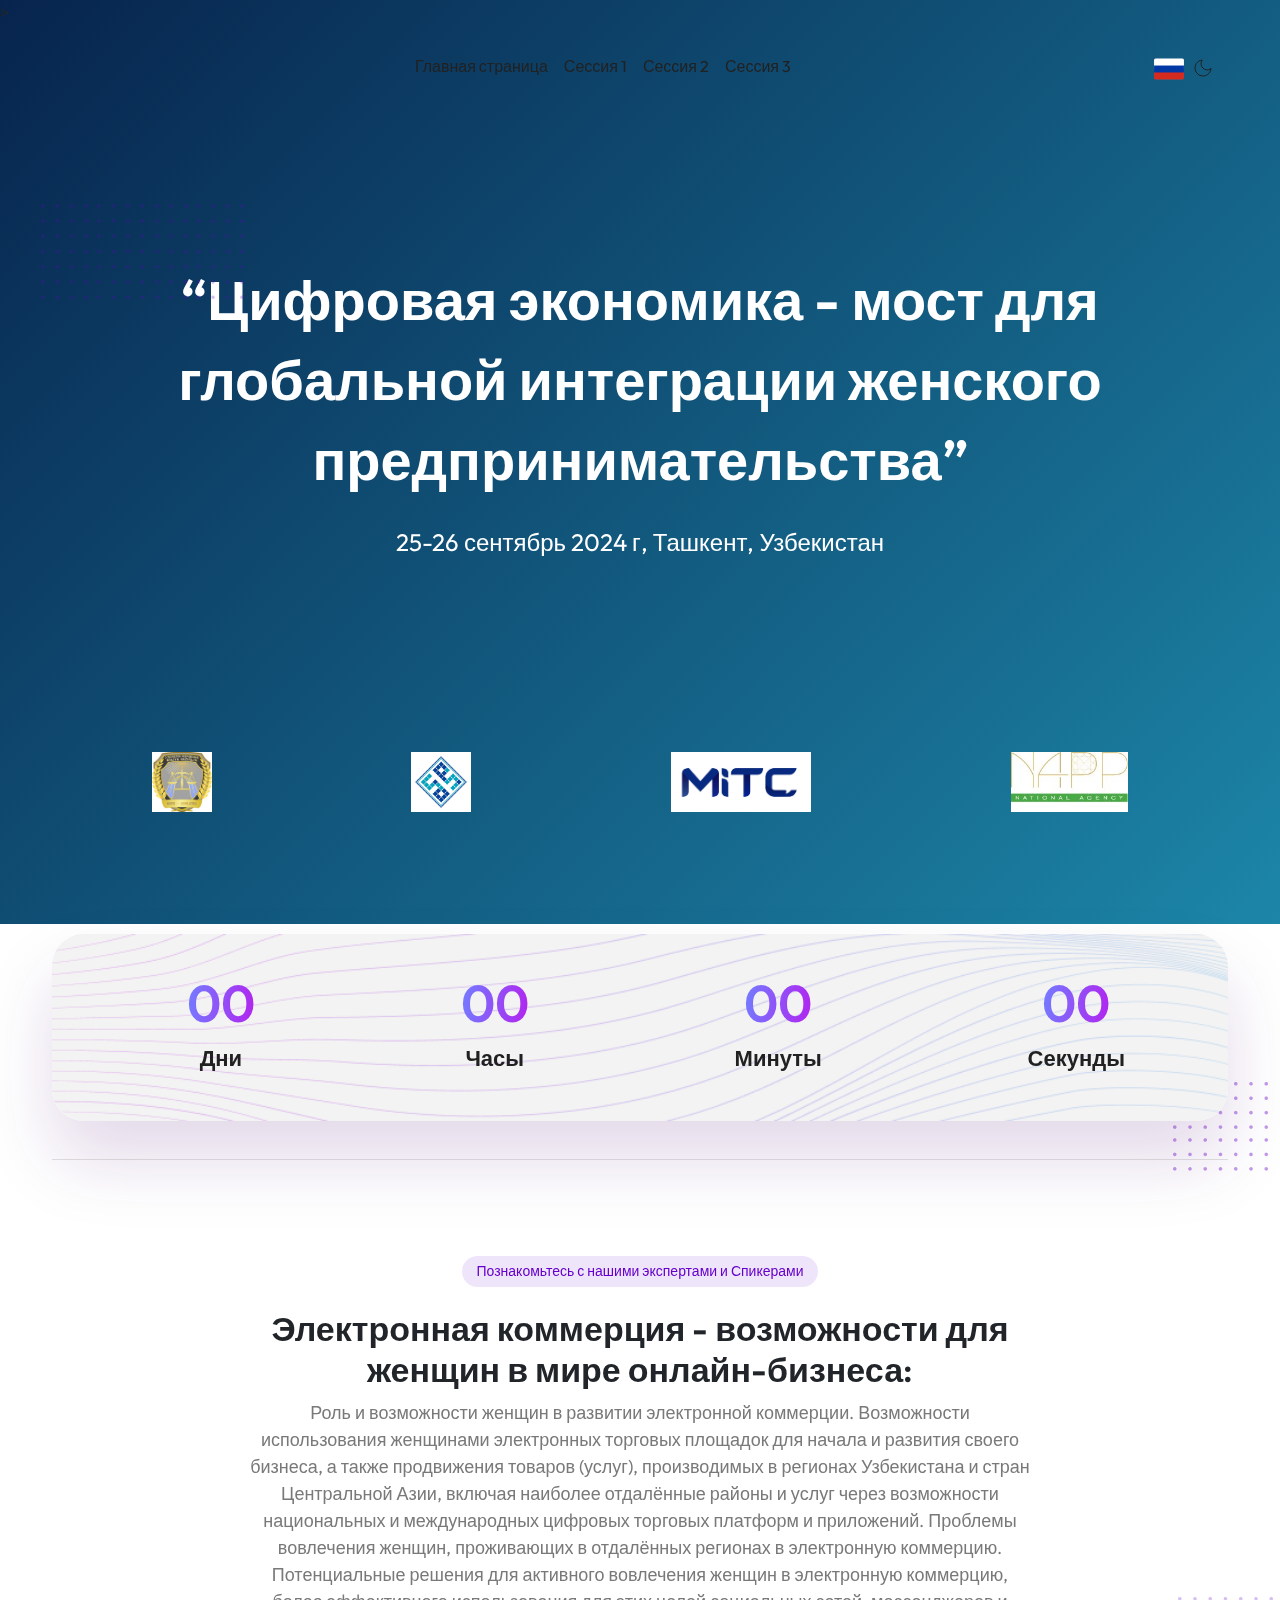
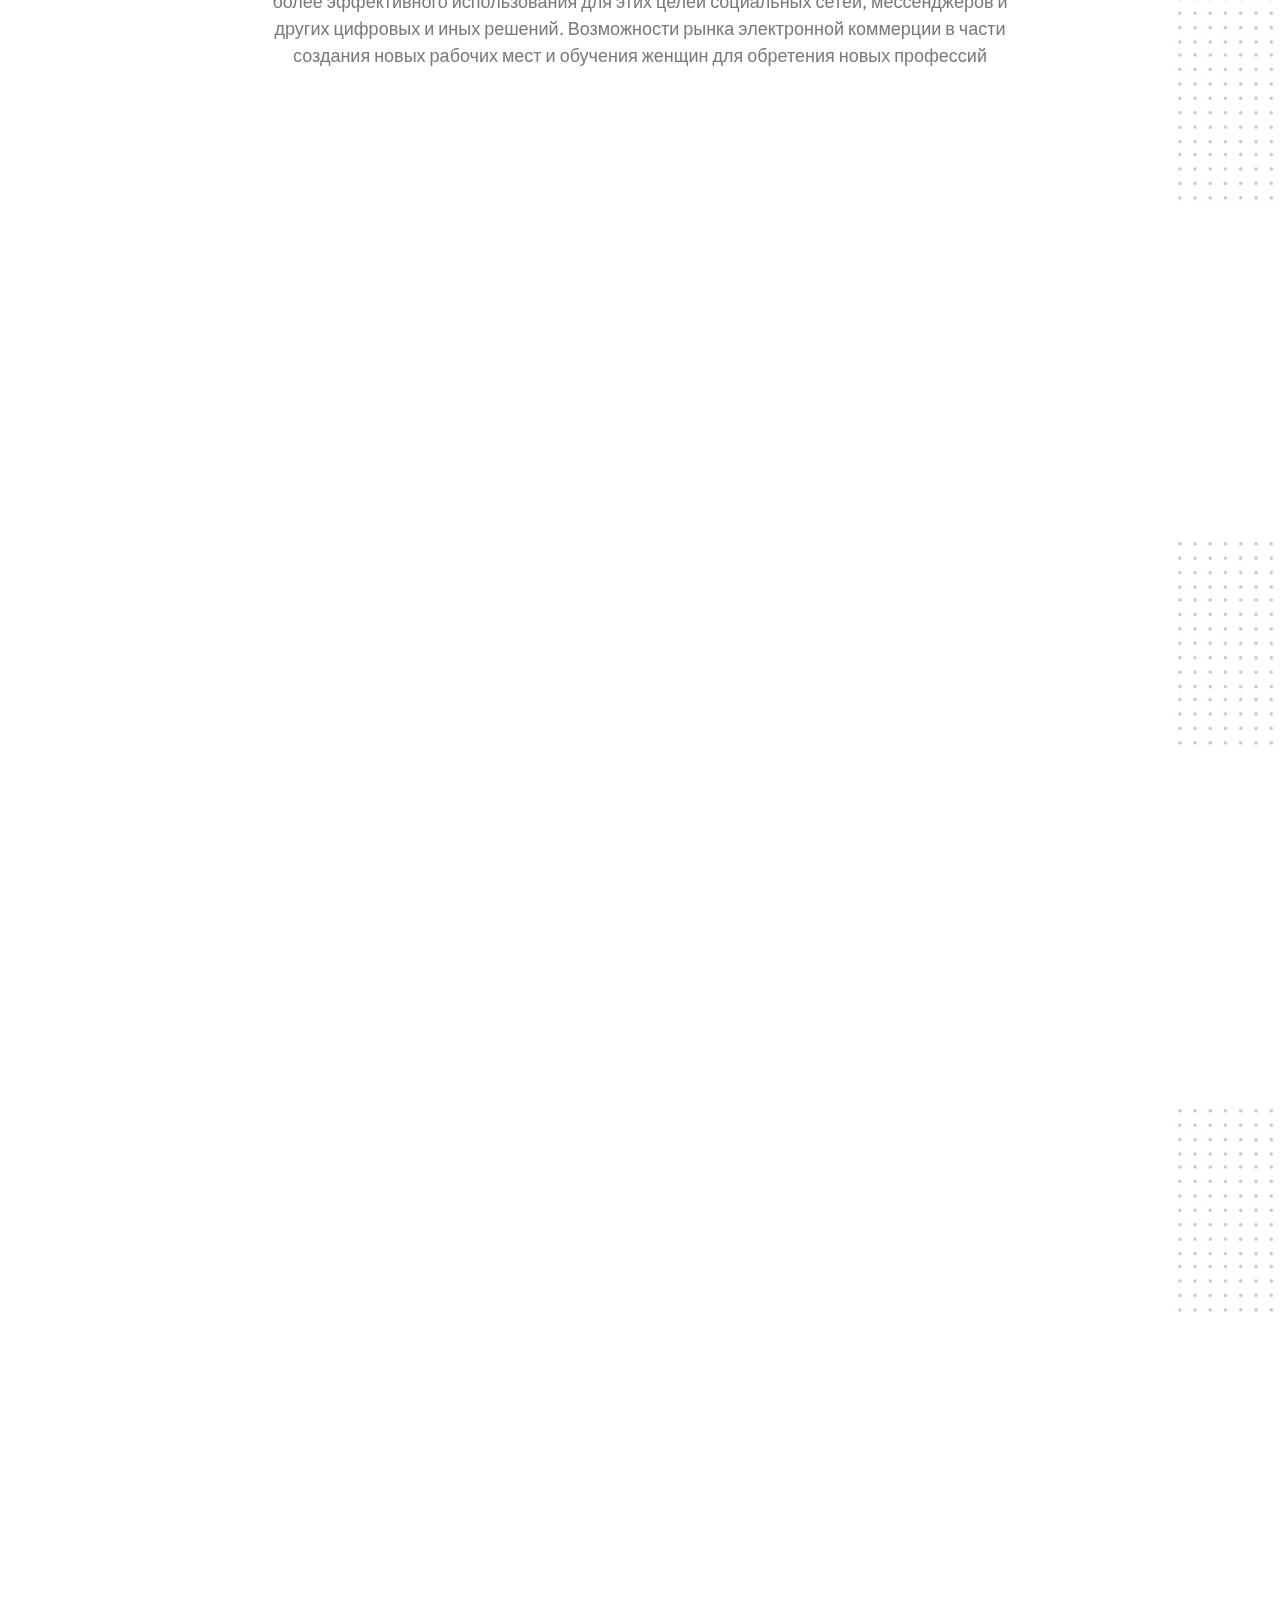
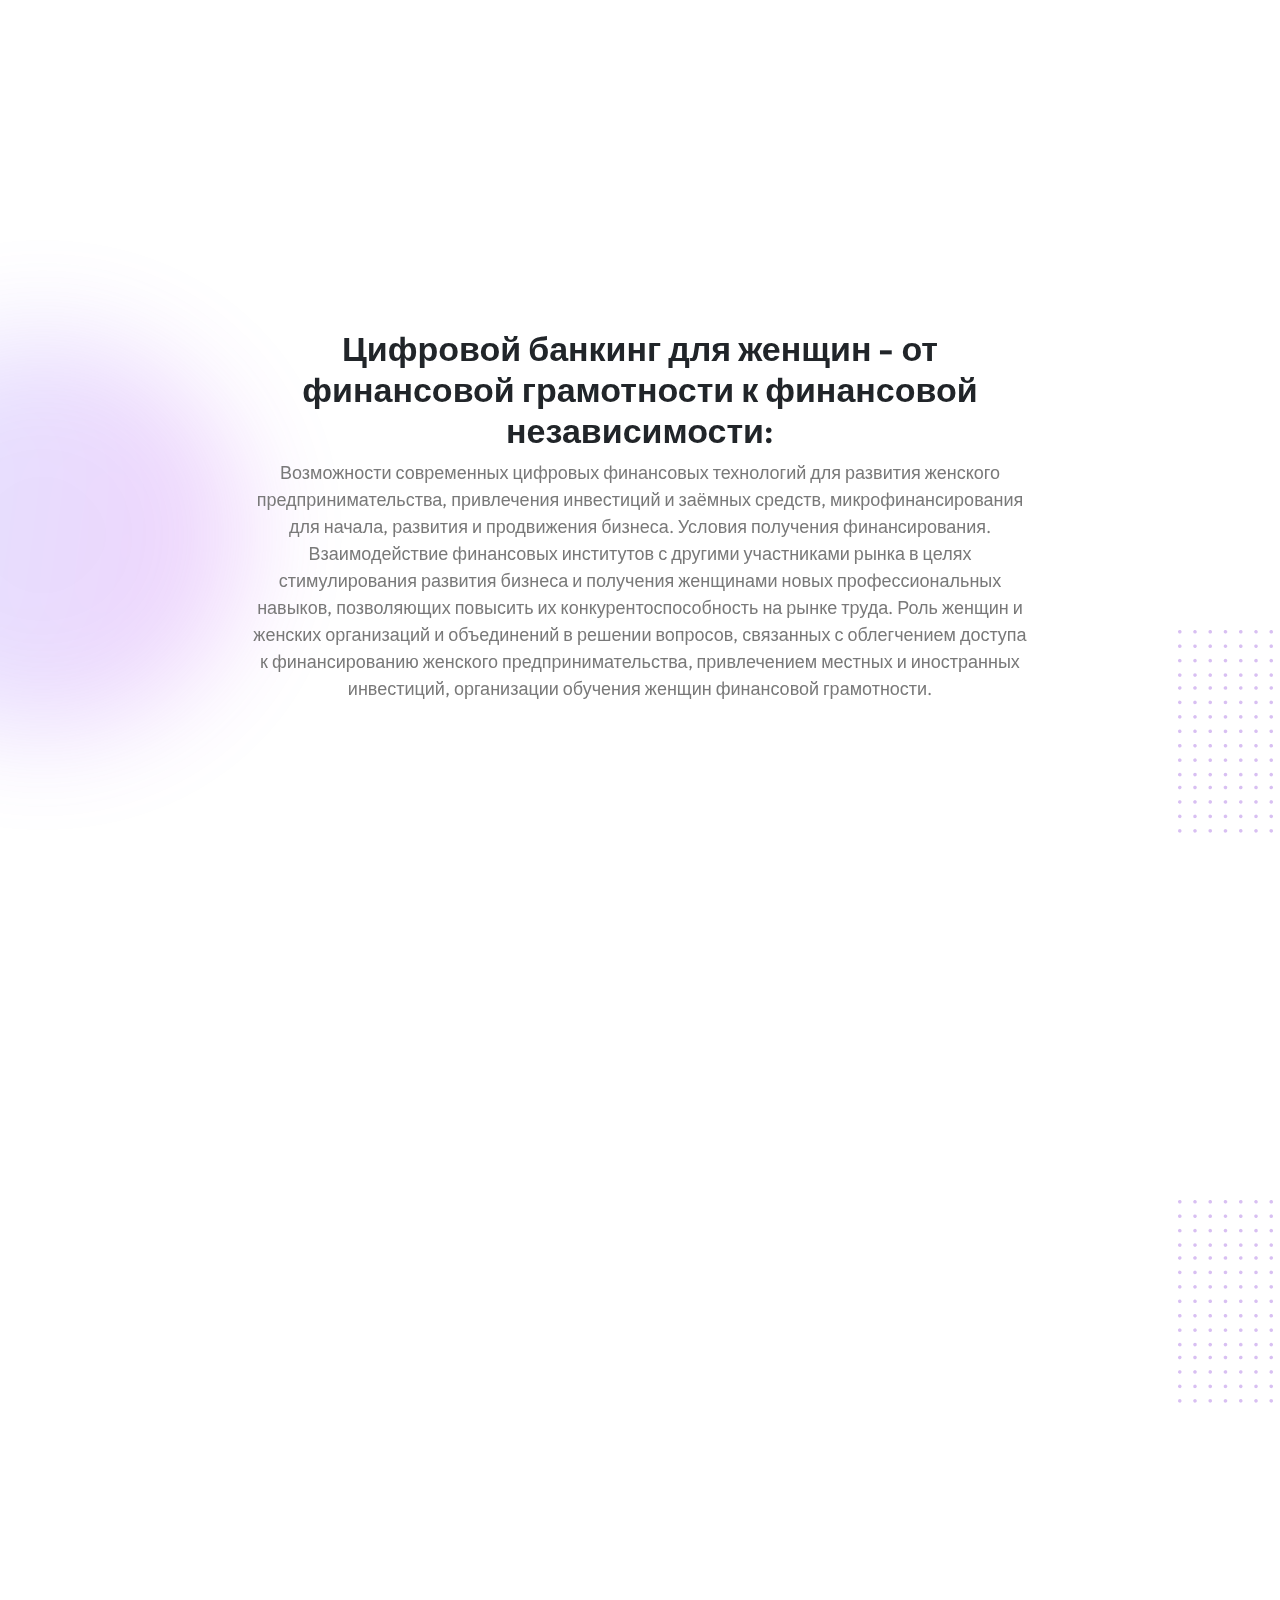
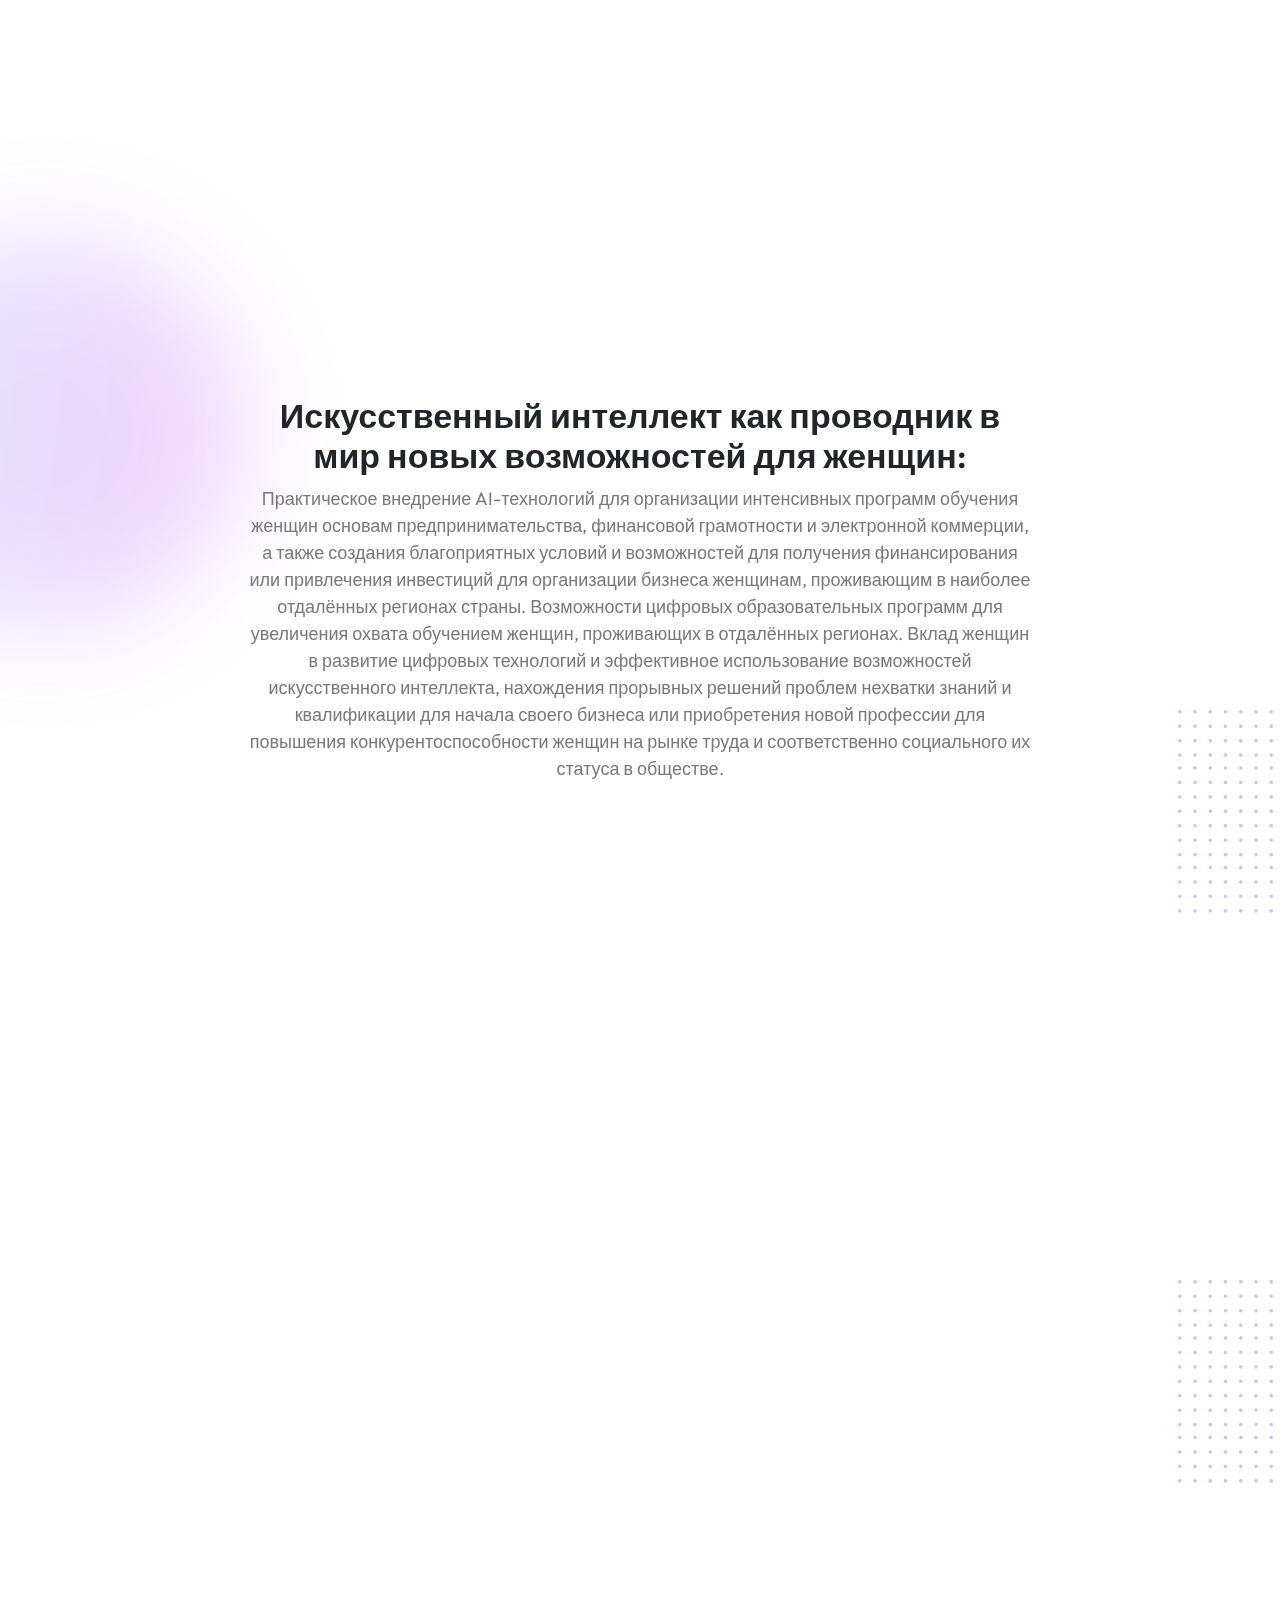
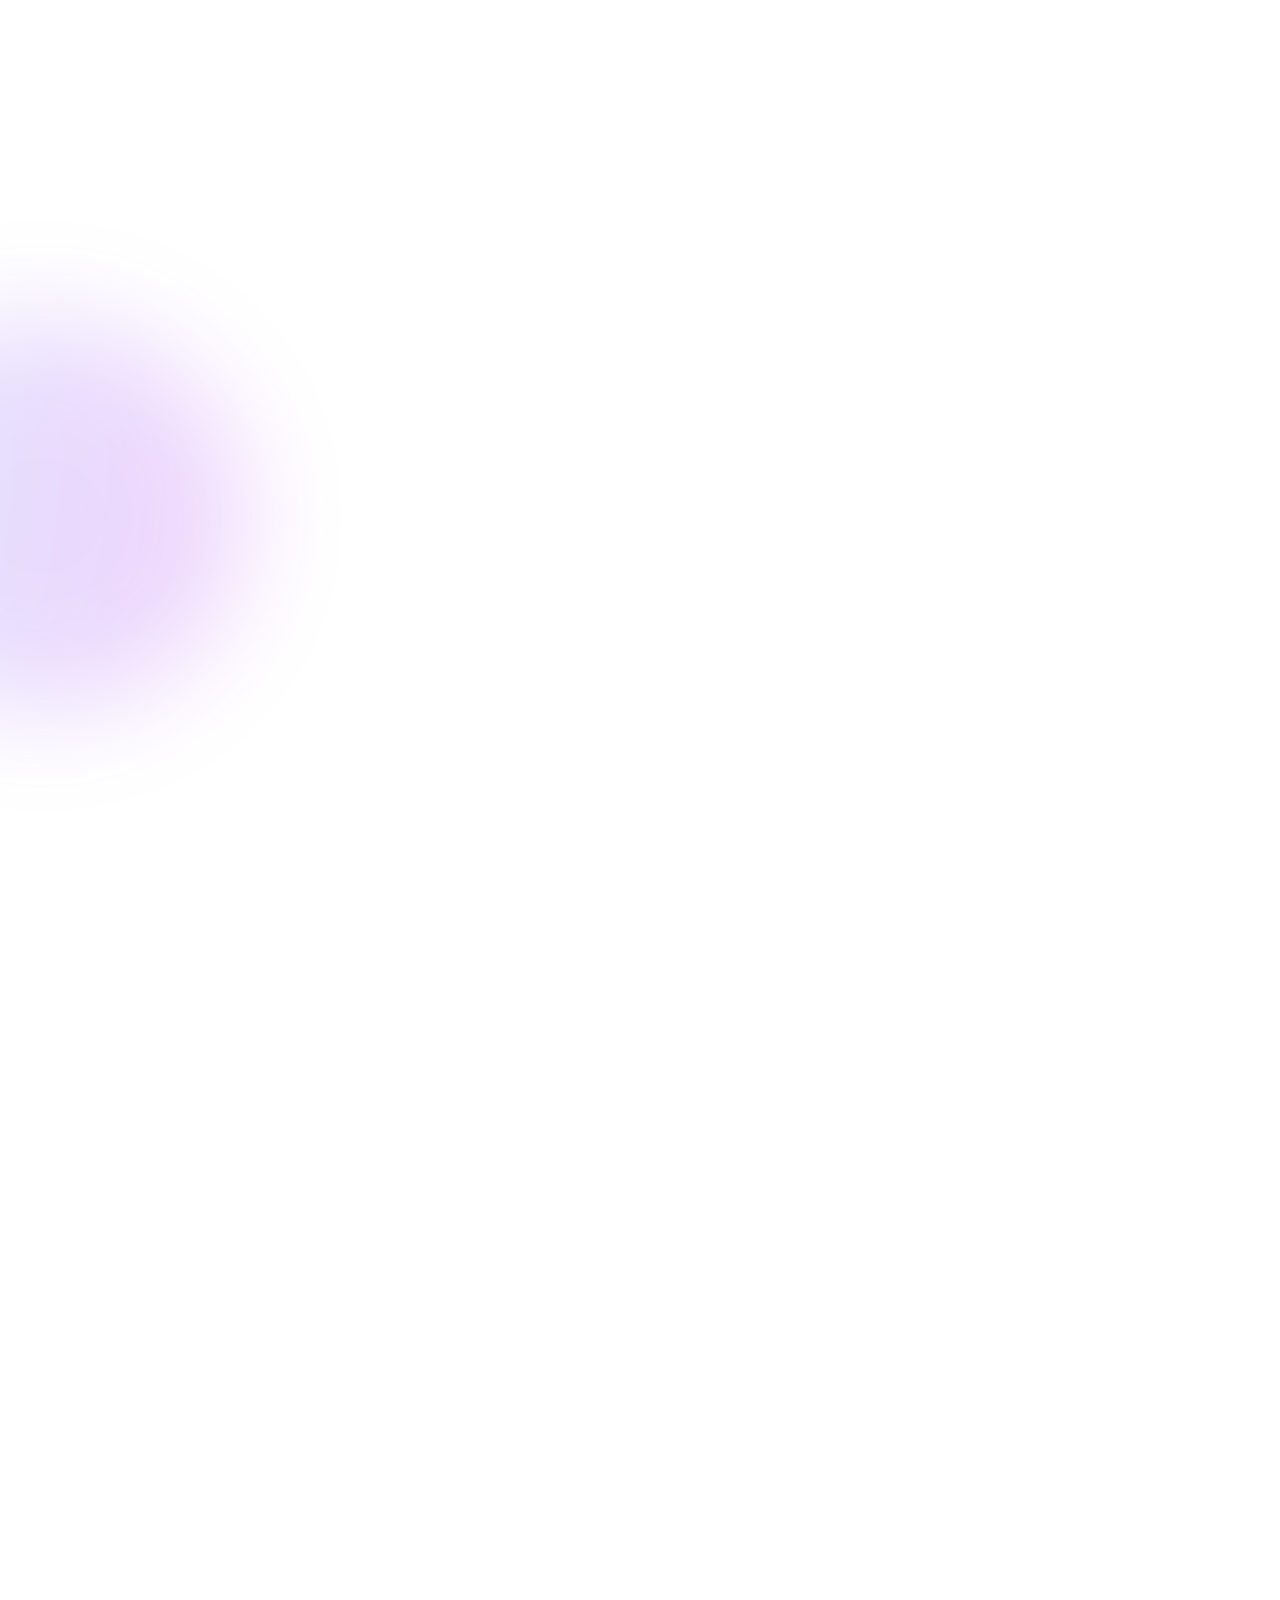
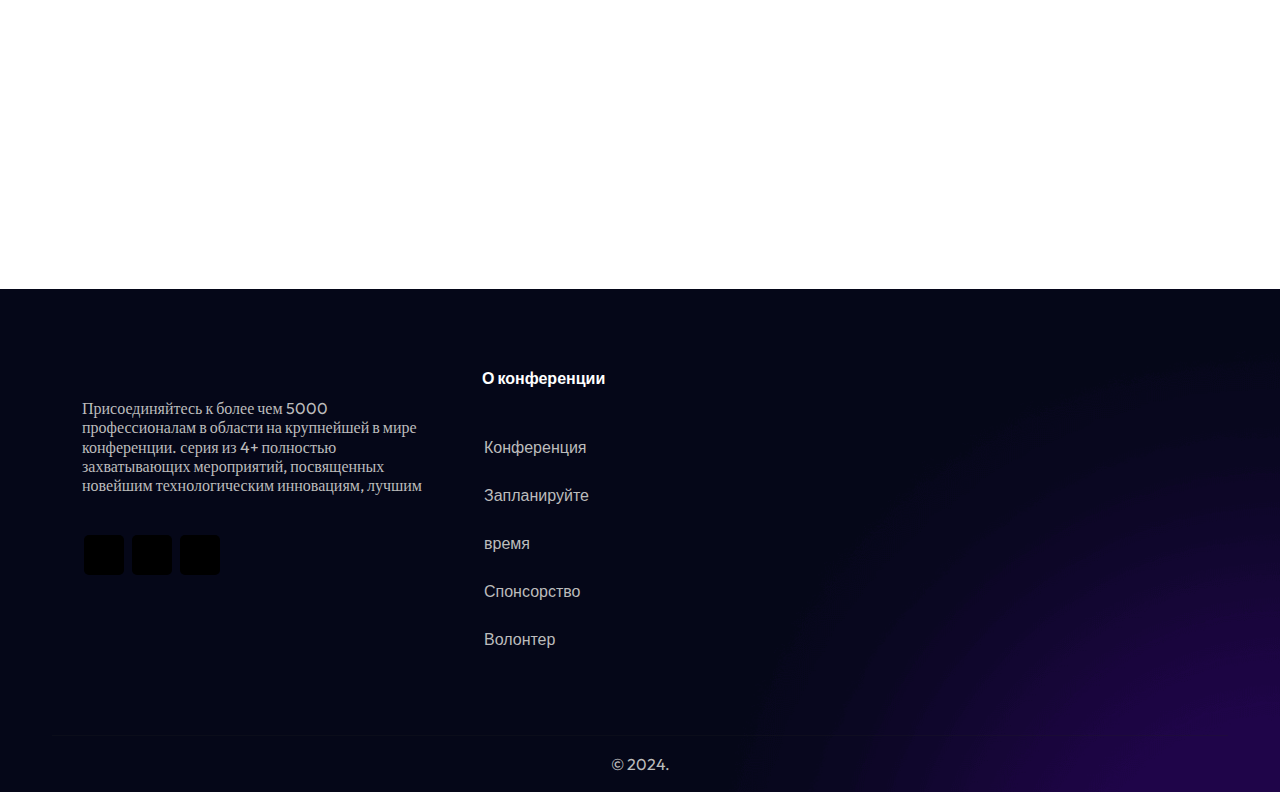
<file: index.html>
<!DOCTYPE html>
<html lang="en">

<head>
   <meta charset="UTF-8">
   <meta http-equiv="X-UA-Compatible" content="IE=edge">
   <meta name="viewport" content="width=device-width, initial-scale=1.0">
   <title>Цифровая экономика: мост для глобальной интеграции женского
      предпринимательства</title>

   <!-- google font -->
   <link rel="preconnect" href="https://fonts.googleapis.com">
   <link rel="preconnect" href="https://fonts.gstatic.com" crossorigin>
   <link href="https://fonts.googleapis.com/css2?family=Outfit:wght@400;500;600;700;800&display=swap" rel="stylesheet">

   <!-- animation -->
   <link rel="stylesheet" href="https://unpkg.com/aos@next/dist/aos.css">
   <link rel="stylesheet" href="https://cdnjs.cloudflare.com/ajax/libs/animate.css/3.7.0/animate.min.css">

   <!-- magnific popup -->
   <link rel="stylesheet" href="assets/css/magnific-popup.css">

   <!-- font awesome -->
   <link rel="stylesheet" href="https://cdnjs.cloudflare.com/ajax/libs/font-awesome/6.1.2/css/all.min.css"
      integrity="sha512-1sCRPdkRXhBV2PBLUdRb4tMg1w2YPf37qatUFeS7zlBy7jJI8Lf4VHwWfZZfpXtYSLy85pkm9GaYVYMfw5BC1A=="
      crossorigin="anonymous" referrerpolicy="no-referrer">

   <!-- slik carousel -->
   <link rel="stylesheet" href="assets/css/slick-theme.css">
   <link rel="stylesheet" href="assets/css/slick.css">

   <!-- bootstrap -->
   <link rel="stylesheet" href="assets/css/bootstrap.min.css">

   <!-- css -->
   <link rel="stylesheet" href="assets/css/style.css">

   <!-- Color switch Alternatives -->
   <!-- <link rel="stylesheet" type="text/css" href="color-switch/css/switch.css">
   <link href="color-switch/css/color-2.css" rel="alternate stylesheet" type="text/css" title="color-2">
   <link href="color-switch/css/color-3.css" rel="alternate stylesheet" type="text/css" title="color-3">
   <link href="color-switch/css/color-4.css" rel="alternate stylesheet" type="text/css" title="color-4">
   <link href="color-switch/css/color-5.css" rel="alternate stylesheet" type="text/css" title="color-5">
   <link href="color-switch/css/color-6.css" rel="alternate stylesheet" type="text/css" title="color-6">
   <link href="color-switch/css/color-7.css" rel="alternate stylesheet" type="text/css" title="color-7">
   <link href="color-switch/css/color-8.css" rel="alternate stylesheet" type="text/css" title="color-8"> -->
   <link href="color-switch/css/color-5.css" rel="alternate stylesheet" type="text/css" title="color-5">
</head>

<body>
   <!-- This code is use for color chooser, you can delete -->
   <!-- <div id="switch-color" class="color-switcher">
      <div class="open"><i class="fas fa-cog"></i></div>
      <h4>COLOR OPTION</h4>
      <ul>
         <li><a class="color-1" onclick="setActiveStyleSheet('main'); return false;" href="#"><i
                  class="fas fa-cog"></i></a> </li>
         <li><a class="color-2" onclick="setActiveStyleSheet('color-2'); return false;" href="#"><i
                  class="fas fa-cog"></i></a> </li>
         <li><a class="color-3" onclick="setActiveStyleSheet('color-3'); return false;" href="#"><i
                  class="fas fa-cog"></i></a> </li>
         <li><a class="color-4" onclick="setActiveStyleSheet('color-4'); return false;" href="#"><i
                  class="fas fa-cog"></i></a> </li>
         <li><a class="color-5" onclick="setActiveStyleSheet('color-5'); return false;" href="#"><i
                  class="fas fa-cog"></i></a> </li>
         <li><a class="color-6" onclick="setActiveStyleSheet('color-6'); return false;" href="#"><i
                  class="fas fa-cog"></i></a> </li>
         <li><a class="color-7" onclick="setActiveStyleSheet('color-7'); return false;" href="#"><i
                  class="fas fa-cog"></i></a> </li>
         <li><a class="color-8" onclick="setActiveStyleSheet('color-8'); return false;" href="#"><i
                  class="fas fa-cog"></i></a> </li>
      </ul>
   </div> -->
   <!-- end color switch -->


   <div class="body-wrap">
      <!-- header area start -->
      <header class="header-area ">
         <nav class="header-nav navbar fixed-top navbar-expand-lg position-absolute w-100  z-1">
            <div class="container header-nav-menu">
               <!-- <a class="navbar-brand" href="index.html">
                  <img src="assets/images/logo/image.png" alt="Header Logo"
               </a> -->

               <div class="collapse navbar-collapse d-none d-lg-block">
                  <ul class="navbar-nav m-auto">
                     <li class="nav-item">
                        <a href="index.html" class="nav-link py-3">Главная страница</a>
                        <!-- <div class="drop-down">
                              <div class="row drop-down-wrap g-0">
                                 <div class="col-7">
                                    <ul class="drop-down-menu">
                                       <li class="dropdown-item d-flex align-items-center">
                                          <div class="item-icon">
                                             <img src="assets/images/icon/icon.svg" alt="icon Images">
                                          </div>
                                          <a href="index.html" class="item-content">
                                             <h5 class="item-title">Homepage Conference</h5>
                                             <span class="item-sub">Sessions Overview</span>
                                          </a>
                                       </li>
                                       <li class="dropdown-item d-flex align-items-center">
                                          <div class="item-icon">
                                             <img src="assets/images/icon/icon2.svg" alt="icon Images">
                                          </div>
                                          <a href="index-music.html" class="item-content">
                                             <h5 class="item-title">Homepage Music</h5>
                                             <span class="item-sub">Sessions Overview</span>
                                          </a>
                                       </li>
                                       <li class="dropdown-item d-flex align-items-center">
                                          <div class="item-icon">
                                             <img src="assets/images/icon/icon3.svg" alt="icon Images">
                                          </div>
                                          <a href="index-eventbrite.html" class="item-content">
                                             <h5 class="item-title">Homepage Eventbrite</h5>
                                             <span class="item-sub">Sessions Overview</span>
                                          </a>
                                       </li>
                                       <li class="dropdown-item d-flex align-items-center">
                                          <div class="item-icon">
                                             <img src="assets/images/icon/icon4.svg" alt="icon Images">
                                          </div>
                                          <a href="index-dark.html" class="item-content">
                                             <h5 class="item-title">Homepage Dark</h5>
                                             <span class="item-sub">Sessions Overview</span>
                                          </a>
                                       </li>
                                    </ul>
                                 </div>
                                 <div class="col-5">
                                    <div class="dropdown-thumb position-relative"
                                       style="background-image: url(assets/images/banner/home-conference-dropdown-bg.jpg);">
                                       <a class="dropdown-sub position-absolute" href="#">Register Now</span>
                                    </div>
                                 </div>
                              </div>
                           </div> -->
                     </li>
                     <li class="nav-item">
                        <a href="#about" class="nav-link py-3">Сессия 1</a>
                     </li>
                     <li class="nav-item">
                        <a href="#schedule" class="nav-link py-3">Сессия 2</a>
                     </li>
                     <li class="nav-item">
                        <a href="#sponsors" class="nav-link py-3">Сессия 3</a>
                     </li>
                     <!-- <li class="nav-item">
                        <a href="#speakers" class="nav-link py-3">Спикеры</a>
                     </li> -->

                     <!-- <li class="nav-item">
                        <a href="#pricing" class="nav-link py-3">Pricing</a>
                     </li> -->
                  </ul>

                  <a href="english.html">
                     <span
                        style="width:30px; height: 32px; margin-right: 10px; margin-top: 5px; display: inline-block;">
                        <img style="width: 100%; height: 100%;" src="/assets/images/icon/ru.svg" alt="en_flag">
                     </span>
                  </a>
                  <div class="mode-and-button d-flex align-items-center">
                     <div class="mode me-md-3">
                        <img src="assets/images/icon/sun.svg" alt="Sun" class="fa-sun" style="display: none;">
                        <img src="assets/images/icon/moon.svg" alt="Moon" class="fa-moon">
                     </div>






                     <!-- 
                     <button onclick="window.location.href='https://forms.gle/GkYU5137iB7Uoe3dA'"
                        class="header-btn custom-btn2" data-bs-target="#exampleModal">Зарегистрируйтесь
                     </button>
                     <button style="margin-left: 10px;"
                        onclick="window.location.href='https://docs.google.com/document/d/1hok-VkKW2G7CroDgcO0SOiPnf_6-wrTTtYQ1vfQLuos'"
                        class="header-btn custom-btn2" data-bs-target="#exampleModal">Программа
                     </button> -->
                  </div>
               </div>

               <!-- mobile menu -->

               <div class="mobile-view-header d-block d-lg-none d-flex gap-3 align-items-center">
                  <a class="border rounded-1 py-1 px-2 bg-light" data-bs-toggle="offcanvas" href="#offcanvasExample"
                     role="button" aria-controls="offcanvasExample">
                     <span class="navbar-toggler-icon nav-toggler-icon"></span>
                  </a>
                  <a href="english.html">
                     <span
                        style="width:30px; height: 32px; margin-right: 10px; margin-top: 5px; display: inline-block;">
                        <img style="width: 100%; height: 100%;" src="/assets/images/icon/ru.svg" alt="en_flag">
                     </span>
                  </a>
                  <div class="mode me-md-3">
                     <img src="assets/images/icon/sun.svg" alt="Sun" class="fa-sun" style="display: none;">
                     <img src="assets/images/icon/moon.svg" alt="Moon" class="fa-moon">

                  </div>
                  <!-- <button class="header-btn custom-btn2" data-bs-toggle="modal" data-bs-target="#exampleModal">Buy
                     Tickets</button> -->
                  <button onclick="window.location.href='https://forms.gle/GkYU5137iB7Uoe3dA'"
                     class="header-btn custom-btn2" data-bs-target="#exampleModal">Зарегистрируйтесь
                  </button>




                  <div class="offcanvas offcanvas-start" tabindex="-1" id="offcanvasExample">
                     <div class="offcanvas-header">
                        <a class="navbar-brand" href="index.html">
                           <img src="assets/images/logo/image.png" alt="Header Logo">
                        </a>
                        <button type="button" class="btn-close text-reset" data-bs-dismiss="offcanvas"
                           aria-label="Close"></button>
                     </div>
                     <div class="offcanvas-body">
                        <div class="dropdown mt-3">
                           <ul class="navbar-nav m-auto">
                              <li class="nav-item">
                                 <a href="index.html" class="nav-link py-3">Главная страница</a>

                              </li>
                              <li class="nav-item">
                                 <a href="#about" class="nav-link py-3">О конференции</a>
                              </li>
                              <li class="nav-item">
                                 <a href="#schedule" class="nav-link py-3">Запланируйте время</a>
                              </li>
                              <li class="nav-item">
                                 <a href="#sponsors" class="nav-link py-3">Спонсоры</a>
                              </li>
                              <li class="nav-item">
                                 <a href="#speakers" class="nav-link py-3">Спикеры</a>
                              </li>
                              <!-- <li class="nav-item">
                                 <a href="#pricing" class="nav-link py-3">Pricing</a>
                              </li> -->
                           </ul>
                        </div>
                     </div>
                  </div>
               </div>
               <!-- end mobile menu -->

            </div>
         </nav>

         <!-- hero sec start -->
         <section class="hero-sec" style="background: linear-gradient(135deg, #07244D, #1C86A8); "">
            >
            <div class=" hero-slider-wrap">

            <div class="hero-slider-item overflow-hidden">
               <div class="container">
                  <div class="row align-items-center">
                     <div class="text-center order-2">
                        <div class="slider-item-content-wrap">
                           <div class="item-content">
                              <h3 class="item-title1" style="color: #fff;">
                                 “Цифровая экономика - мост для глобальной интеграции женского
                                 предпринимательства”
                              </h3>
                              <p class="item-sub " style="color: #fff;">
                                 25-26 сентябрь 2024 г, Ташкент, Узбекистан


                              </p>
                              <div class="button-group">
                                 <button onclick="window.location.href='https://forms.gle/GkYU5137iB7Uoe3dA'"
                                    class="custom-btn2" data-bs-target="#exampleModal">Зарегистрируйтесь</button>
                                 <button
                                    onclick="window.location.href='https://docs.google.com/document/d/1hok-VkKW2G7CroDgcO0SOiPnf_6-wrTTtYQ1vfQLuos'"
                                    class="header-btn custom-btn2" data-bs-target="#exampleModal">Программа
                                 </button>
                                 <!-- <button class="custom-btn item-btn" data-bs-toggle="modal"
                                       data-bs-target="#staticBackdrop">Watch Video</button> -->
                              </div>
                              <img src="assets/images/dots/dots.png" alt="Shadow Image"
                                 class="dots-1 opacity-50 img-moving-anim2">
                           </div>
                        </div>
                     </div>

                  </div>
                  <!-- <div class="highlight-text img-moving-anim4">
                     <strong class="big-title"><span class="text">CONF 2024</span></strong>
                  </div> -->
               </div>
            </div>





   </div>
   <div class="position-absolute  !z-0" style="bottom: 0;width: 100vw;">
      <div class="brand-sec">
         <div class="container">
            <div class="brand-items-wrap d-md-flex text-center justify-content-around align-items-center"
               data-aos="fade-up" data-aos-duration="1000">
               <div class="brand-item mb-3">
                  <div class="icon">
                     <img style="min-width:60px; height: 60px;" class="sponsors-img"
                        src="assets/images/sponsors/adliya.png" alt="Brand Image 1">

                  </div>
               </div>
               <div class="brand-item mb-3">
                  <div class="icon">
                     <img style="min-width:60px; height: 60px;" src="assets/images/sponsors/kam.png"
                        alt="Brand Image 2">
                  </div>
               </div>

               <div class="brand-item mb-3">
                  <div class="icon">
                     <img style="min-width:60px; height: 60px;" src="assets/images/sponsors/mitc.png"
                        alt="Brand Image 4">
                  </div>
               </div>
               <div class="brand-item mb-3">
                  <div class="icon">
                     <img style="min-width:60px; height: 60px;" src="assets/images/sponsors/nappi.jpg"
                        alt="Brand Image 5">
                  </div>
               </div>
            </div>
            <div class="brand-items-wrap d-md-flex text-center justify-content-around align-items-center"
               data-aos="fade-up" data-aos-duration="1000">
               <div class="brand-item mb-3">
                  <div class="icon">
                     <img style="min-width:60px; height: 60px;" src="assets/images/sponsors/senatt.jpg"
                        alt="Brand Image 1">
                  </div>
               </div>
               <div class="brand-item mb-3">
                  <div class="icon">
                     <img style="min-width:60px; height: 60px;" src="assets/images/sponsors/undp.png"
                        alt="Brand Image 2">
                  </div>
               </div>
               <div class="brand-item mb-3">
                  <div class="icon">
                     <img style="min-width:60px; height: 60px;" src="assets/images/sponsors/usaid.png"
                        alt="Brand Image 3">
                  </div>
               </div>
               <div class="brand-item mb-3">
                  <div class="icon">
                     <img style="min-width:60px; height: 60px;" src="assets/images/sponsors/finance.png"
                        alt="Brand Image 4">
                  </div>
               </div>
               <!-- <div class="brand-item mb-3">
                           <div class="icon">
                              <img src="assets/images/brand/5.png" alt="Brand Image 5"> Logoipsum
                           </div>
                        </div> -->
            </div>
         </div>
      </div>
      </section>

      <!-- hero sec start -->
      </header>
      <!-- header area end -->


      <!-- info sec start -->
      <div class="info-sec">

         <div class="container">
            <div class="info-countdown" style="background-image: url(assets/images/banner/bg.png);">
               <ul class="counter-box d-flex justify-content-around" data-countdown="2024/09/25">
               </ul>
               <div class="dots img-moving-anim2">
                  <img src="assets/images/dots/dots3.png" alt="Shadow Image">
               </div>

            </div>
            <!-- <div class="information-area">
               <div class="row g-4">
                  <div class="col-md-6 col-lg-4" data-aos="fade-up" data-aos-duration="600">
                     <div class="mail">
                        <div class="icon"><img src="assets/images/icon/mail.svg" alt="Mail"></div>
                        <a href="#" class="mail-link">info@womendigitalbusiness.org</a>
                     </div>
                  </div>
                  <div class="col-md-6 col-lg-4" data-aos="fade-up" data-aos-duration="800">
                     <div class="location">
                        <div class="icon"><img src="assets/images/icon/map-pin.svg" alt="Map"></div>
                        <a href="#" class="location-link">г. Ташкент, гостиница Tashkent International</a>
                     </div>
                  </div>
                  <div class="col-md-6 col-lg-4" data-aos="fade-up" data-aos-duration="1000">
                     <div class="number">
                        <div class="icon"><img src="assets/images/icon/phone.svg" alt="Phone"></div>
                        <a href="#" class="number-link">+998 (78) 888-88-88</a>
                     </div>
                  </div>
               </div>
            </div> -->
         </div>
      </div>
      <!-- info sec end -->

      <!-- about sec start -->
      <!-- <section id="about" class="about-sec">
         <div class="container">
            <div class="section-head col-xl-9 m-auto text-center mb-5">
               <span class="label">Добро пожаловать на конференцию</span>
               <h1 class="title mb-4">
                  Электронная коммерция - возможности для женщин в мире онлайн-бизнеса
               </h1>
               <p class="desc mx-3">
                  Роль и возможности женщин в развитии электронной коммерции. Возможности использования женщинами
                  электронных торговых площадок для начала и развития своего бизнеса, а также продвижения товаров
                  (услуг), производимых в регионах Узбекистана и стран Центральной Азии, включая наиболее отдалённые
                  районы и услуг через возможности национальных и международных цифровых торговых платформ и приложений.
               </p>
            </div>
            <div class="about-items-wrap" data-aos="fade-right" data-aos-duration="1000">
               <div class="row g-4">
                  <div class="col-lg-6" data-aos="fade-right" data-aos-duration="800">
                     <div class="about-item">
                        <div class="item-thumb">
                           <img src="assets/images/about/about1.png" alt="О конференции Images">
                           <div class="item-content">
                              <div class="content-title text-white">
                                 <span class="date">25-26 сентября 2024 г.</span>
                                 <h5 class="title">Virtual sessions. Eventor Live@MAX</h5>
                              </div>
                              <div class="about-video">
                                 <a class="video-btn1 popup-video" data-bs-toggle="modal"
                                    data-bs-target="#staticBackdrop"
                                    href="http://www.youtube.com/watch?v=0O2aH4XLbto"><span><i
                                          class="fas fa-play"></i></span></a>
                              </div>
                           </div>
                        </div>
                     </div>
                  </div>
                  <div class="col-sm-6 col-lg-3" data-aos="fade-right" data-aos-duration="700">
                     <div class="about-item">
                        <div class="item-thumb">
                           <img src="assets/images/about/about2.png" alt="О конференции Images">
                           <div class="item-content text-white">
                              <div class="content-title">
                                 <span class="date">25-26 сентября 2024 г.</span>
                                 <h5 class="title">Opening</h5>
                              </div>
                              <div class="about-video">
                                 <a class="video-btn1 popup-video" data-bs-toggle="modal"
                                    data-bs-target="#staticBackdrop" href=""><span><i
                                          class="fas fa-play"></i></span></a>
                              </div>
                           </div>
                        </div>
                     </div>
                  </div>
                  <div class="col-sm-6 col-lg-3" data-aos="fade-right" data-aos-duration="600">
                     <div class="about-item">
                        <div class="item-thumb">
                           <img src="assets/images/about/about3.png" alt="О конференции Images">
                           <div class="item-content text-white">
                              <div class="content-title">
                                 <span class="date">25-26 сентября 2024 г.</span>
                                 <h5 class="title">Inspiration Art</h5>
                              </div>
                              <div class="about-video">
                                 <a class="video-btn1 popup-video" data-bs-toggle="modal"
                                    data-bs-target="#staticBackdrop"
                                    href="http://www.youtube.com/watch?v=0O2aH4XLbto"><span><i
                                          class="fas fa-play"></i></span></a>
                              </div>
                           </div>
                        </div>
                     </div>
                  </div>
                  <div class="dots img-moving-anim5">
                     <img src="assets/images/dots/dots4.png" alt="Shape Images">
                  </div>
               </div>
            </div>
         </div>
         <div class="shape">
            <img src="assets/images/shape/1.svg" alt="Shadow">
         </div>
      </section> -->
      <!-- about sec end -->
      <div class="container mt-5">
         <hr>
      </div>

      <!-- schedule sec start -->

      <!-- schedule sec end -->

      <!-- brand sec start -->

      <!-- brand sec end -->

      <!-- video sec start -->
      <!-- <section class="video-sec" data-src="assets/images/banner/home-conference-video-bg.svg" data-parallax>
         <div class="container">
            <div class="row align-items-center">
               <div class="col-lg-6">
                  <div class="video-wrap">
                     <div class="video-image img-moving-anim1">
                        <img src="assets/images/video/video1.jpg" alt="Video Image 1">
                     </div>
                     <div class="video-play">
                        <img src="assets/images/video/video2.jpg" alt="Video Image 2" data-bs-backdrop="static">
                        <a class="video-btn1 popup-video" href="" data-bs-toggle="modal"
                           data-bs-target="#staticBackdrop"><span><i class="fas fa-play"></i></span></a>
                     </div>
                     <div class="dots img-moving-anim2">
                        <img src="assets/images/dots/dots6.png" alt="Shadow Image">
                     </div>
                  </div>
               </div>
               <div class="col-lg-6">
                  <div class="video-content-wrap">
                     <h2 class="title">
                        Цифровой банкинг для женщин - от финансовой грамотности к финансовой независимости
                     </h2>
                     <p class="desc">
                        Возможности современных цифровых финансовых технологий для развития женского
                        предпринимательства, привлечения инвестиций
                        и заёмных средств, микрофинансирования для начала, развития и продвижения бизнеса. Условия
                        получения финансирования.
                        Взаимодействие финансовых институтов с другими участниками рынка в целях стимулирования развития
                        бизнеса и получения
                        женщинами новых профессиональных навыков, позволяющих повысить их конкурентоспособность на рынке
                        труда.
                        Роль женщин и женских организаций и объединений в решении вопросов, связанных с облегчением
                        доступа к финансированию
                        женского предпринимательства, привлечением местных и иностранных инвестиций, организации
                        обучения женщин финансовой
                        грамотности.

                     </p>
                     <div class="management d-flex">
                        <h3 class="event count-block p-lg-5 p-3"><span>02</span>Дни событий</h3>
                        <h3 class="speakers count-block p-lg-5 p-3"><span>15+</span>Спикеры</h3>
                     </div>
                     <div class="dots img-moving-anim3">
                        <img src="assets/images/dots/dots7.png" alt="Shadow Image">
                     </div>
                     <button class="custom-btn2 video-btn">Зарегистрируйтесь</button>
                  </div>
               </div>
            </div>
         </div>
      </section> -->
      <!-- video sec end -->

      <!-- speakers sec start -->
      <section id="about" class="speakers-gallery-sec position-relative">
         <div class="container">
            <div class="section-head col-xl-8 m-auto text-center mb-5">
               <span class="label">Познакомьтесь с нашими экспертами и Спикерами</span>
               <h2 class="title">
                  Электронная коммерция - возможности для женщин в мире онлайн-бизнеса:
               </h2>
               <p class="desc">
                  Роль и возможности женщин в развитии электронной коммерции. Возможности использования женщинами
                  электронных торговых
                  площадок для начала и развития своего бизнеса, а также продвижения товаров (услуг), производимых в
                  регионах Узбекистана
                  и стран Центральной Азии, включая наиболее отдалённые районы и услуг через возможности национальных и
                  международных
                  цифровых торговых платформ и приложений. Проблемы вовлечения женщин, проживающих в отдалённых регионах
                  в электронную
                  коммерцию. Потенциальные решения для активного вовлечения женщин в электронную коммерцию, более
                  эффективного
                  использования для этих целей социальных сетей, мессенджеров и других цифровых и иных решений.
                  Возможности рынка
                  электронной коммерции в части создания новых рабочих мест и обучения женщин для обретения новых
                  профессий
               </p>
            </div>
            <div class="speakers-gallery-items-wrap">
               <div class="row">
                  <div class="col-md-6 col-lg-4 col-xl-3">
                     <div class="speakers-gallery-item" data-aos="fade-up" data-aos-easing="linear"
                        data-aos-duration="400">
                        <div class="speakers-gallery-item-thumb overflow-hidden position-relative">
                           <img src="assets/images/speakers/11.jpg" alt="Gallery Image 1">
                        </div>
                        <div class="">
                           <ul class="social-icons social">
                              <li>
                                 <a href=""><i class="fa-brands fa-facebook-f"></i></a>
                              </li>
                              <li>
                                 <a href=""><i class="fa-brands fa-linkedin-in"></i></a>
                              </li>
                              <li>
                                 <a href=""><i class="fa-brands fa-twitter"></i></a>
                              </li>
                           </ul>
                        </div>
                        <div class="item-content">
                           <h3 class="title">Турсунбаева Саодат</h3>
                           <span class="sub">Председатель Международного женского общественного Фонда «Sharq
                              ayoli»
                        </div>
                     </div>
                  </div>
                  <div class="col-md-6 col-lg-4 col-xl-3">
                     <div class="speakers-gallery-item" data-aos="fade-up" data-aos-easing="linear"
                        data-aos-duration="600">
                        <div class="speakers-gallery-item-thumb overflow-hidden position-relative">
                           <img src="assets/images/speakers/11.jpg" alt="Gallery Image 2">
                        </div>
                        <ul class="social-icons social">
                           <li>
                              <a href=""><i class="fa-brands fa-facebook-f"></i></a>
                           </li>
                           <li>
                              <a href=""><i class="fa-brands fa-linkedin-in"></i></a>
                           </li>
                           <li>
                              <a href=""><i class="fa-brands fa-twitter"></i></a>
                           </li>
                        </ul>
                        <div class="item-content">
                           <h3 class="title">Саида Шавкатовна Мирзиёева</h3>
                           <span class="sub">Первый Помощник Президента Республики Узбекистан</span>
                        </div>
                     </div>
                  </div>
                  <div class="col-md-6 col-lg-4 col-xl-3">
                     <div class="speakers-gallery-item" data-aos="fade-up" data-aos-easing="linear"
                        data-aos-duration="800">
                        <div class="speakers-gallery-item-thumb overflow-hidden position-relative">
                           <img src="assets/images/speakers/11.jpg" alt="Gallery Image 3">
                        </div>
                        <ul class="social-icons social">
                           <li>
                              <a href=""><i class="fa-brands fa-facebook-f"></i></a>
                           </li>
                           <li>
                              <a href=""><i class="fa-brands fa-linkedin-in"></i></a>
                           </li>
                           <li>
                              <a href=""><i class="fa-brands fa-twitter"></i></a>
                           </li>
                        </ul>
                        <div class="item-content">
                           <h3 class="title">Танзила Камаловна Нарбаева</h3>
                           <span class="sub">Председатель Сената Олий Мажлиса Республики Узбекистан</span>
                        </div>
                     </div>
                  </div>
                  <div class="col-md-6 col-lg-4 col-xl-3">
                     <div class="speakers-gallery-item" data-aos="fade-up" data-aos-easing="linear"
                        data-aos-duration="1000">
                        <div class="speakers-gallery-item-thumb overflow-hidden position-relative">
                           <img src="assets/images/speakers/11.jpg" alt="Gallery Image 4">
                        </div>
                        <ul class="social-icons social">
                           <li>
                              <a href=""><i class="fa-brands fa-facebook-f"></i></a>
                           </li>
                           <li>
                              <a href=""><i class="fa-brands fa-linkedin-in"></i></a>
                           </li>
                           <li>
                              <a href=""><i class="fa-brands fa-twitter"></i></a>
                           </li>
                        </ul>
                        <div class="item-content">
                           <h3 class="title">Шерзод Хотамович Шерматов</h3>
                           <span class="sub">Министр цифровых технологий Республики Узбекистан</span>
                        </div>
                     </div>
                  </div>
               </div>
               <div class="dots img-moving-anim1">
                  <img src="assets/images/dots/dots8.png" alt="Shadow Image">
               </div>
            </div>
            <div class="speakers-gallery-items-wrap">
               <div class="row">
                  <div class="col-md-6 col-lg-4 col-xl-3">
                     <div class="speakers-gallery-item" data-aos="fade-up" data-aos-easing="linear"
                        data-aos-duration="400">
                        <div class="speakers-gallery-item-thumb overflow-hidden position-relative">
                           <img src="assets/images/speakers/11.jpg" alt="Gallery Image 1">
                        </div>
                        <div class="">
                           <ul class="social-icons social">
                              <li>
                                 <a href=""><i class="fa-brands fa-facebook-f"></i></a>
                              </li>
                              <li>
                                 <a href=""><i class="fa-brands fa-linkedin-in"></i></a>
                              </li>
                              <li>
                                 <a href=""><i class="fa-brands fa-twitter"></i></a>
                              </li>
                           </ul>
                        </div>
                        <div class="item-content">
                           <h3 class="title">Джонатан Хеник</h3>
                           <span class="sub">Чрезвычайный и Полномочный Посол США в Узбекистане
                        </div>
                     </div>
                  </div>
                  <div class="col-md-6 col-lg-4 col-xl-3">
                     <div class="speakers-gallery-item" data-aos="fade-up" data-aos-easing="linear"
                        data-aos-duration="600">
                        <div class="speakers-gallery-item-thumb overflow-hidden position-relative">
                           <img src="assets/images/speakers/11.jpg" alt="Gallery Image 2">
                        </div>
                        <ul class="social-icons social">
                           <li>
                              <a href=""><i class="fa-brands fa-facebook-f"></i></a>
                           </li>
                           <li>
                              <a href=""><i class="fa-brands fa-linkedin-in"></i></a>
                           </li>
                           <li>
                              <a href=""><i class="fa-brands fa-twitter"></i></a>
                           </li>
                        </ul>
                        <div class="item-content">
                           <h3 class="title">Акико Фудзии</h3>
                           <span class="sub">Постоянный Представитель ПРООН в Узбекистане</span>
                        </div>
                     </div>
                  </div>
                  <div class="col-md-6 col-lg-4 col-xl-3">
                     <div class="speakers-gallery-item" data-aos="fade-up" data-aos-easing="linear"
                        data-aos-duration="800">
                        <div class="speakers-gallery-item-thumb overflow-hidden position-relative">
                           <img src="assets/images/speakers/11.jpg" alt="Gallery Image 3">
                        </div>
                        <ul class="social-icons social">
                           <li>
                              <a href=""><i class="fa-brands fa-facebook-f"></i></a>
                           </li>
                           <li>
                              <a href=""><i class="fa-brands fa-linkedin-in"></i></a>
                           </li>
                           <li>
                              <a href=""><i class="fa-brands fa-twitter"></i></a>
                           </li>
                        </ul>
                        <div class="item-content">
                           <h3 class="title">Модератор Екатерина Рашидова</h3>
                           <span class="sub">Соучредитель Ассоциации селлеров Узбекистана</span>
                        </div>
                     </div>
                  </div>
                  <div class="col-md-6 col-lg-4 col-xl-3">
                     <div class="speakers-gallery-item" data-aos="fade-up" data-aos-easing="linear"
                        data-aos-duration="1000">
                        <div class="speakers-gallery-item-thumb overflow-hidden position-relative">
                           <img src="assets/images/speakers/11.jpg" alt="Gallery Image 4">
                        </div>
                        <ul class="social-icons social">
                           <li>
                              <a href=""><i class="fa-brands fa-facebook-f"></i></a>
                           </li>
                           <li>
                              <a href=""><i class="fa-brands fa-linkedin-in"></i></a>
                           </li>
                           <li>
                              <a href=""><i class="fa-brands fa-twitter"></i></a>
                           </li>
                        </ul>
                        <div class="item-content">
                           <h3 class="title">Карине Агавелян</h3>
                           <span class="sub">Руководитель UZUM Академии</span>
                        </div>
                     </div>
                  </div>
               </div>
               <div class="dots img-moving-anim1">
                  <img src="assets/images/dots/dots8.png" alt="Shadow Image">
               </div>
            </div>
            <div class="speakers-gallery-items-wrap">
               <div class="row">
                  <div class="col-md-6 col-lg-4 col-xl-3">
                     <div class="speakers-gallery-item" data-aos="fade-up" data-aos-easing="linear"
                        data-aos-duration="400">
                        <div class="speakers-gallery-item-thumb overflow-hidden position-relative">
                           <img src="assets/images/speakers/18.jpg" alt="Gallery Image 1">
                        </div>
                        <div class="">
                           <ul class="social-icons social">
                              <li>
                                 <a href=""><i class="fa-brands fa-facebook-f"></i></a>
                              </li>
                              <li>
                                 <a href=""><i class="fa-brands fa-linkedin-in"></i></a>
                              </li>
                              <li>
                                 <a href=""><i class="fa-brands fa-twitter"></i></a>
                              </li>
                           </ul>
                        </div>
                        <div class="item-content">
                           <h3 class="title">Зарина Сикисова</h3>
                           <span class="sub">Руководитель по работе с продавцами компании Wabrum (Туркменистан)

                        </div>
                     </div>
                  </div>
                  <div class="col-md-6 col-lg-4 col-xl-3">
                     <div class="speakers-gallery-item" data-aos="fade-up" data-aos-easing="linear"
                        data-aos-duration="600">
                        <div class="speakers-gallery-item-thumb overflow-hidden position-relative">
                           <img src="assets/images/speakers/11.jpg" alt="Gallery Image 2">
                        </div>
                        <ul class="social-icons social">
                           <li>
                              <a href=""><i class="fa-brands fa-facebook-f"></i></a>
                           </li>
                           <li>
                              <a href=""><i class="fa-brands fa-linkedin-in"></i></a>
                           </li>
                           <li>
                              <a href=""><i class="fa-brands fa-twitter"></i></a>
                           </li>
                        </ul>
                        <div class="item-content">
                           <h3 class="title">Андрей Корчагин</h3>
                           <span class="sub">Представитель компании AnyMarket (США)
                           </span>
                        </div>
                     </div>
                  </div>
                  <div class="col-md-6 col-lg-4 col-xl-3">
                     <div class="speakers-gallery-item" data-aos="fade-up" data-aos-easing="linear"
                        data-aos-duration="800">
                        <div class="speakers-gallery-item-thumb overflow-hidden position-relative">
                           <img src="assets/images/speakers/15.png" alt="Gallery Image 3">
                        </div>
                        <ul class="social-icons social">
                           <li>
                              <a href=""><i class="fa-brands fa-facebook-f"></i></a>
                           </li>
                           <li>
                              <a href=""><i class="fa-brands fa-linkedin-in"></i></a>
                           </li>
                           <li>
                              <a href=""><i class="fa-brands fa-twitter"></i></a>
                           </li>
                        </ul>
                        <div class="item-content">
                           <h3 class="title">Насима Бахрамова</h3>
                           <span class="sub">Председатель Участников Электронной Коммерции (Таджикистан)
                           </span>
                        </div>
                     </div>
                  </div>
                  <div class="col-md-6 col-lg-4 col-xl-3">
                     <div class="speakers-gallery-item" data-aos="fade-up" data-aos-easing="linear"
                        data-aos-duration="1000">
                        <div class="speakers-gallery-item-thumb overflow-hidden position-relative">
                           <img src="assets/images/speakers/17.png" alt="Gallery Image 4">
                        </div>
                        <ul class="social-icons social">
                           <li>
                              <a href=""><i class="fa-brands fa-facebook-f"></i></a>
                           </li>
                           <li>
                              <a href=""><i class="fa-brands fa-linkedin-in"></i></a>
                           </li>
                           <li>
                              <a href=""><i class="fa-brands fa-twitter"></i></a>
                           </li>
                        </ul>
                        <div class="item-content">
                           <h3 class="title">Айбек Куренкеев</h3>
                           <span class="sub">Президент Объединения юридических лиц «Ассоциация электронной коммерции
                              Кыргызской Республики»</span>
                        </div>
                     </div>
                  </div>
               </div>
               <div class="dots img-moving-anim1">
                  <img src="assets/images/dots/dots8.png" alt="Shadow Image">
               </div>
            </div>


            <!-- <div class="d-flex justify-content-center mt-5">
               <button class="custom-btn custom-btn2">+ Спикеры</button>
            </div> -->
         </div>
         <div class="shape">
            <img src="assets/images/shape/3.svg" alt="">
         </div>
      </section>
      <section id="schedule" class="speakers-gallery-sec position-relative">
         <div class="container">
            <div class="section-head col-xl-8 m-auto text-center mb-5">
               <!-- <span class="label">Познакомьтесь с нашими экспертами и Спикерами</span> -->
               <h2 class="title">
                  Цифровой банкинг для женщин - от финансовой грамотности к финансовой независимости:
               </h2>
               <p class="desc">
                  Возможности современных цифровых финансовых технологий для развития женского предпринимательства,
                  привлечения инвестиций
                  и заёмных средств, микрофинансирования для начала, развития и продвижения бизнеса. Условия получения
                  финансирования.
                  Взаимодействие финансовых институтов с другими участниками рынка в целях стимулирования развития
                  бизнеса и получения
                  женщинами новых профессиональных навыков, позволяющих повысить их конкурентоспособность на рынке
                  труда. Роль женщин и
                  женских организаций и объединений в решении вопросов, связанных с облегчением доступа к финансированию
                  женского
                  предпринимательства, привлечением местных и иностранных инвестиций, организации обучения женщин
                  финансовой грамотности.

               </p>
            </div>
            <div class="speakers-gallery-items-wrap">
               <div class="row">
                  <div class="col-md-6 col-lg-4 col-xl-3">
                     <div class="speakers-gallery-item" data-aos="fade-up" data-aos-easing="linear"
                        data-aos-duration="400">
                        <div class="speakers-gallery-item-thumb overflow-hidden position-relative">
                           <img src="assets/images/speakers/21.jpg" alt="Gallery Image 1">
                        </div>
                        <div class="">
                           <ul class="social-icons social">
                              <li>
                                 <a href=""><i class="fa-brands fa-facebook-f"></i></a>
                              </li>
                              <li>
                                 <a href=""><i class="fa-brands fa-linkedin-in"></i></a>
                              </li>
                              <li>
                                 <a href=""><i class="fa-brands fa-twitter"></i></a>
                              </li>
                           </ul>
                        </div>
                        <div class="item-content">
                           <h3 class="title">Хилола Сулейманова</h3>
                           <span class="sub">Директор по счастью компании Uzcard (Узбекистан)
                        </div>
                     </div>
                  </div>
                  <div class="col-md-6 col-lg-4 col-xl-3">
                     <div class="speakers-gallery-item" data-aos="fade-up" data-aos-easing="linear"
                        data-aos-duration="600">
                        <div class="speakers-gallery-item-thumb overflow-hidden position-relative">
                           <img src="assets/images/speakers/11.jpg" alt="Gallery Image 2">
                        </div>
                        <ul class="social-icons social">
                           <li>
                              <a href=""><i class="fa-brands fa-facebook-f"></i></a>
                           </li>
                           <li>
                              <a href=""><i class="fa-brands fa-linkedin-in"></i></a>
                           </li>
                           <li>
                              <a href=""><i class="fa-brands fa-twitter"></i></a>
                           </li>
                        </ul>
                        <div class="item-content">
                           <h3 class="title">Дамир Какиев</h3>
                           <span class="sub">Основатель Techmates Group (Казахстан)</span>
                        </div>
                     </div>
                  </div>
                  <div class="col-md-6 col-lg-4 col-xl-3">
                     <div class="speakers-gallery-item" data-aos="fade-up" data-aos-easing="linear"
                        data-aos-duration="800">
                        <div class="speakers-gallery-item-thumb overflow-hidden position-relative">
                           <img src="assets/images/speakers/13.jpg" alt="Gallery Image 3">
                        </div>
                        <ul class="social-icons social">
                           <li>
                              <a href=""><i class="fa-brands fa-facebook-f"></i></a>
                           </li>
                           <li>
                              <a href=""><i class="fa-brands fa-linkedin-in"></i></a>
                           </li>
                           <li>
                              <a href=""><i class="fa-brands fa-twitter"></i></a>
                           </li>
                        </ul>
                        <div class="item-content">
                           <h3 class="title">Сергей Хан</h3>
                           <span class="sub">Директор Департамента Партнёрской программы АО "АНОРБАНК"</span>
                        </div>
                     </div>
                  </div>
                  <div class="col-md-6 col-lg-4 col-xl-3">
                     <div class="speakers-gallery-item" data-aos="fade-up" data-aos-easing="linear"
                        data-aos-duration="1000">
                        <div class="speakers-gallery-item-thumb overflow-hidden position-relative">
                           <img src="assets/images/speakers/19.jpg" alt="Gallery Image 4">
                        </div>
                        <ul class="social-icons social">
                           <li>
                              <a href=""><i class="fa-brands fa-facebook-f"></i></a>
                           </li>
                           <li>
                              <a href=""><i class="fa-brands fa-linkedin-in"></i></a>
                           </li>
                           <li>
                              <a href=""><i class="fa-brands fa-twitter"></i></a>
                           </li>
                        </ul>
                        <div class="item-content">
                           <h3 class="title">Зебуниссо Фаттидинова</h3>
                           <span class="sub">Исполнительный Директор Ассоциации финансовых организаций Таджикистана
                              (Таджикистан);
                           </span>
                        </div>
                     </div>
                  </div>
               </div>
               <div class="dots img-moving-anim1">
                  <img src="assets/images/dots/dots8.png" alt="Shadow Image">
               </div>
            </div>
            <div class="speakers-gallery-items-wrap">
               <div class="row">
                  <div class="col-md-6 col-lg-4 col-xl-3">
                     <div class="speakers-gallery-item" data-aos="fade-up" data-aos-easing="linear"
                        data-aos-duration="400">
                        <div class="speakers-gallery-item-thumb overflow-hidden position-relative">
                           <img src="assets/images/speakers/11.jpg" alt="Gallery Image 1">
                        </div>
                        <div class="">
                           <ul class="social-icons social">
                              <li>
                                 <a href=""><i class="fa-brands fa-facebook-f"></i></a>
                              </li>
                              <li>
                                 <a href=""><i class="fa-brands fa-linkedin-in"></i></a>
                              </li>
                              <li>
                                 <a href=""><i class="fa-brands fa-twitter"></i></a>
                              </li>
                           </ul>
                        </div>
                        <div class="item-content">
                           <h3 class="title">Алуа Корпебаева</h3>
                           <span class="sub">Сооснователь «Clever Market» (Казахстан)


                        </div>
                     </div>
                  </div>
                  <div class="col-md-6 col-lg-4 col-xl-3">
                     <div class="speakers-gallery-item" data-aos="fade-up" data-aos-easing="linear"
                        data-aos-duration="400">
                        <div class="speakers-gallery-item-thumb overflow-hidden position-relative">
                           <img src="assets/images/speakers/11.jpg" alt="Gallery Image 1">
                        </div>
                        <div class="">
                           <ul class="social-icons social">
                              <li>
                                 <a href=""><i class="fa-brands fa-facebook-f"></i></a>
                              </li>
                              <li>
                                 <a href=""><i class="fa-brands fa-linkedin-in"></i></a>
                              </li>
                              <li>
                                 <a href=""><i class="fa-brands fa-twitter"></i></a>
                              </li>
                           </ul>
                        </div>
                        <div class="item-content">
                           <h3 class="title">Ассета Красножонова</h3>
                           <span class="sub">Заместитель Председателя Правления FINCA банка (Кыргызстан)


                        </div>
                     </div>
                  </div>
                  <div class="col-md-6 col-lg-4 col-xl-3">
                     <div class="speakers-gallery-item" data-aos="fade-up" data-aos-easing="linear"
                        data-aos-duration="400">
                        <div class="speakers-gallery-item-thumb overflow-hidden position-relative">
                           <img src="assets/images/speakers/11.jpg" alt="Gallery Image 1">
                        </div>
                        <div class="">
                           <ul class="social-icons social">
                              <li>
                                 <a href=""><i class="fa-brands fa-facebook-f"></i></a>
                              </li>
                              <li>
                                 <a href=""><i class="fa-brands fa-linkedin-in"></i></a>
                              </li>
                              <li>
                                 <a href=""><i class="fa-brands fa-twitter"></i></a>
                              </li>
                           </ul>
                        </div>
                        <div class="item-content">
                           <h3 class="title">Муна Шукурова</h3>
                           <span class="sub">управляющий директор Alif Uzbekistan (Узбекистан)


                        </div>
                     </div>
                  </div>
                  <div class="col-md-6 col-lg-4 col-xl-3">
                     <div class="speakers-gallery-item" data-aos="fade-up" data-aos-easing="linear"
                        data-aos-duration="400">
                        <div class="speakers-gallery-item-thumb overflow-hidden position-relative">
                           <img src="assets/images/speakers/20.jpg" alt="Gallery Image 1">
                        </div>
                        <div class="">
                           <ul class="social-icons social">
                              <li>
                                 <a href=""><i class="fa-brands fa-facebook-f"></i></a>
                              </li>
                              <li>
                                 <a href=""><i class="fa-brands fa-linkedin-in"></i></a>
                              </li>
                              <li>
                                 <a href=""><i class="fa-brands fa-twitter"></i></a>
                              </li>
                           </ul>
                        </div>
                        <div class="item-content">
                           <h3 class="title">Индира Шаршенова</h3>
                           <span class="sub">управляющий директор Alif Uzbekistan (Узбекистан)


                        </div>
                     </div>
                  </div>

               </div>
               <div class="dots img-moving-anim1">
                  <img src="assets/images/dots/dots8.png" alt="Shadow Image">
               </div>
            </div>
            <!-- <div
            <!-- <div class="speakers-gallery-items-wrap">
               <div class="row">
                  <div class="col-md-6 col-lg-4 col-xl-3">
                     <div class="speakers-gallery-item" data-aos="fade-up" data-aos-easing="linear"
                        data-aos-duration="400">
                        <div class="speakers-gallery-item-thumb overflow-hidden position-relative">
                           <img src="assets/images/speakers/11.jpg" alt="Gallery Image 1">
                        </div>
                        <div class="">
                           <ul class="social-icons social">
                              <li>
                                 <a href=""><i class="fa-brands fa-facebook-f"></i></a>
                              </li>
                              <li>
                                 <a href=""><i class="fa-brands fa-linkedin-in"></i></a>
                              </li>
                              <li>
                                 <a href=""><i class="fa-brands fa-twitter"></i></a>
                              </li>
                           </ul>
                        </div>
                        <div class="item-content">
                           <h3 class="title">Джонатан Хеник</h3>
                           <span class="sub">Чрезвычайный и Полномочный Посол США в Узбекистане
                        </div>
                     </div>
                  </div>
                  <div class="col-md-6 col-lg-4 col-xl-3">
                     <div class="speakers-gallery-item" data-aos="fade-up" data-aos-easing="linear"
                        data-aos-duration="600">
                        <div class="speakers-gallery-item-thumb overflow-hidden position-relative">
                           <img src="assets/images/speakers/11.jpg" alt="Gallery Image 2">
                        </div>
                        <ul class="social-icons social">
                           <li>
                              <a href=""><i class="fa-brands fa-facebook-f"></i></a>
                           </li>
                           <li>
                              <a href=""><i class="fa-brands fa-linkedin-in"></i></a>
                           </li>
                           <li>
                              <a href=""><i class="fa-brands fa-twitter"></i></a>
                           </li>
                        </ul>
                        <div class="item-content">
                           <h3 class="title">Акико Фудзии</h3>
                           <span class="sub">Постоянный Представитель ПРООН в Узбекистане</span>
                        </div>
                     </div>
                  </div>
                  <div class="col-md-6 col-lg-4 col-xl-3">
                     <div class="speakers-gallery-item" data-aos="fade-up" data-aos-easing="linear"
                        data-aos-duration="800">
                        <div class="speakers-gallery-item-thumb overflow-hidden position-relative">
                           <img src="assets/images/speakers/11.jpg" alt="Gallery Image 3">
                        </div>
                        <ul class="social-icons social">
                           <li>
                              <a href=""><i class="fa-brands fa-facebook-f"></i></a>
                           </li>
                           <li>
                              <a href=""><i class="fa-brands fa-linkedin-in"></i></a>
                           </li>
                           <li>
                              <a href=""><i class="fa-brands fa-twitter"></i></a>
                           </li>
                        </ul>
                        <div class="item-content">
                           <h3 class="title">Модератор Екатерина Рашидова</h3>
                           <span class="sub">Соучредитель Ассоциации селлеров Узбекистана</span>
                        </div>
                     </div>
                  </div>
                  <div class="col-md-6 col-lg-4 col-xl-3">
                     <div class="speakers-gallery-item" data-aos="fade-up" data-aos-easing="linear"
                        data-aos-duration="1000">
                        <div class="speakers-gallery-item-thumb overflow-hidden position-relative">
                           <img src="assets/images/speakers/11.jpg" alt="Gallery Image 4">
                        </div>
                        <ul class="social-icons social">
                           <li>
                              <a href=""><i class="fa-brands fa-facebook-f"></i></a>
                           </li>
                           <li>
                              <a href=""><i class="fa-brands fa-linkedin-in"></i></a>
                           </li>
                           <li>
                              <a href=""><i class="fa-brands fa-twitter"></i></a>
                           </li>
                        </ul>
                        <div class="item-content">
                           <h3 class="title">Карине Агавелян</h3>
                           <span class="sub">Руководитель UZUM Академии</span>
                        </div>
                     </div>
                  </div>
               </div>
               <div class="dots img-moving-anim1">
                  <img src="assets/images/dots/dots8.png" alt="Shadow Image">
               </div>
            </div> -->


            <!-- <div class="d-flex justify-content-center mt-5">
                     <button class="custom-btn custom-btn2">+ Спикеры</button>
                  </div> -->
         </div>
         <div class="shape">
            <img src="assets/images/shape/3.svg" alt="">
         </div>
      </section>
      <section id="sponsors" class="speakers-gallery-sec position-relative">
         <div class="container">
            <div class="section-head col-xl-8 m-auto text-center mb-5">
               <!-- <span class="label">Познакомьтесь с нашими экспертами и Спикерами</span> -->
               <h2 class="title">
                  Искусственный интеллект как проводник в мир новых возможностей для женщин:
               </h2>
               <p class="desc">
                  Практическое внедрение AI-технологий для организации интенсивных программ обучения женщин основам
                  предпринимательства,
                  финансовой грамотности и электронной коммерции, а также создания благоприятных условий и возможностей
                  для получения
                  финансирования или привлечения инвестиций для организации бизнеса женщинам, проживающим в наиболее
                  отдалённых регионах
                  страны. Возможности цифровых образовательных программ для увеличения охвата обучением женщин,
                  проживающих в отдалённых
                  регионах. Вклад женщин в развитие цифровых технологий и эффективное использование возможностей
                  искусственного
                  интеллекта, нахождения прорывных решений проблем нехватки знаний и квалификации для начала своего
                  бизнеса или
                  приобретения новой профессии для повышения конкурентоспособности женщин на рынке труда и
                  соответственно социального их
                  статуса в обществе.

               </p>
            </div>
            <div class="speakers-gallery-items-wrap">
               <div class="row">
                  <div class="col-md-6 col-lg-4 col-xl-3">
                     <div class="speakers-gallery-item" data-aos="fade-up" data-aos-easing="linear"
                        data-aos-duration="400">
                        <div class="speakers-gallery-item-thumb overflow-hidden position-relative">
                           <img src="assets/images/speakers/11.jpg" alt="Gallery Image 1">
                        </div>
                        <div class="">
                           <ul class="social-icons social">
                              <li>
                                 <a href=""><i class="fa-brands fa-facebook-f"></i></a>
                              </li>
                              <li>
                                 <a href=""><i class="fa-brands fa-linkedin-in"></i></a>
                              </li>
                              <li>
                                 <a href=""><i class="fa-brands fa-twitter"></i></a>
                              </li>
                           </ul>
                        </div>
                        <div class="item-content">
                           <h3 class="title">Махтоб Асадова</h3>
                           <span class="sub">менеджер проекта компании Mohir.AI
                        </div>
                     </div>
                  </div>
                  <div class="col-md-6 col-lg-4 col-xl-3">
                     <div class="speakers-gallery-item" data-aos="fade-up" data-aos-easing="linear"
                        data-aos-duration="600">
                        <div class="speakers-gallery-item-thumb overflow-hidden position-relative">
                           <img src="assets/images/speakers/11.jpg" alt="Gallery Image 2">
                        </div>
                        <ul class="social-icons social">
                           <li>
                              <a href=""><i class="fa-brands fa-facebook-f"></i></a>
                           </li>
                           <li>
                              <a href=""><i class="fa-brands fa-linkedin-in"></i></a>
                           </li>
                           <li>
                              <a href=""><i class="fa-brands fa-twitter"></i></a>
                           </li>
                        </ul>
                        <div class="item-content">
                           <h3 class="title">Азиза Шужеева</h3>
                           <span class="sub">Президент НКО “TechnoWomen” (Казахстан);
                           </span>
                        </div>
                     </div>
                  </div>
                  <div class="col-md-6 col-lg-4 col-xl-3">
                     <div class="speakers-gallery-item" data-aos="fade-up" data-aos-easing="linear"
                        data-aos-duration="800">
                        <div class="speakers-gallery-item-thumb overflow-hidden position-relative">
                           <img src="assets/images/speakers/11.jpg" alt="Gallery Image 3">
                        </div>
                        <ul class="social-icons social">
                           <li>
                              <a href=""><i class="fa-brands fa-facebook-f"></i></a>
                           </li>
                           <li>
                              <a href=""><i class="fa-brands fa-linkedin-in"></i></a>
                           </li>
                           <li>
                              <a href=""><i class="fa-brands fa-twitter"></i></a>
                           </li>
                        </ul>
                        <div class="item-content">
                           <h3 class="title">Сидней Диненберг</h3>
                           <span class="sub">Представитель Программы развития коммерческого права Департамента коммерции
                              (США)</span>
                        </div>
                     </div>
                  </div>
                  <div class="col-md-6 col-lg-4 col-xl-3">
                     <div class="speakers-gallery-item" data-aos="fade-up" data-aos-easing="linear"
                        data-aos-duration="1000">
                        <div class="speakers-gallery-item-thumb overflow-hidden position-relative">
                           <img src="assets/images/speakers/16.jpg" alt="Gallery Image 4">
                        </div>
                        <ul class="social-icons social">
                           <li>
                              <a href=""><i class="fa-brands fa-facebook-f"></i></a>
                           </li>
                           <li>
                              <a href=""><i class="fa-brands fa-linkedin-in"></i></a>
                           </li>
                           <li>
                              <a href=""><i class="fa-brands fa-twitter"></i></a>
                           </li>
                        </ul>
                        <div class="item-content">
                           <h3 class="title">Насибахон Аминова</h3>
                           <span class="sub">Исполнительный директор Национальной Ассоциации Малого и Среднего бизнеса
                              (Таджикистан);

                           </span>
                        </div>
                     </div>
                  </div>
               </div>
               <div class="dots img-moving-anim1">
                  <img src="assets/images/dots/dots8.png" alt="Shadow Image">
               </div>
            </div>
            <div class="speakers-gallery-items-wrap">
               <div class="row">
                  <div class="col-md-6 col-lg-4 col-xl-3">
                     <div class="speakers-gallery-item" data-aos="fade-up" data-aos-easing="linear"
                        data-aos-duration="400">
                        <div class="speakers-gallery-item-thumb overflow-hidden position-relative">
                           <img src="assets/images/speakers/12.jpg" alt="Gallery Image 1">
                        </div>
                        <div class="">
                           <ul class="social-icons social">
                              <li>
                                 <a href=""><i class="fa-brands fa-facebook-f"></i></a>
                              </li>
                              <li>
                                 <a href=""><i class="fa-brands fa-linkedin-in"></i></a>
                              </li>
                              <li>
                                 <a href=""><i class="fa-brands fa-twitter"></i></a>
                              </li>
                           </ul>
                        </div>
                        <div class="item-content">
                           <h3 class="title">Мержен Сапармурадова</h3>
                           <span class="sub">Учредитель и Директор «Sanly Bilim Bootcamp IE» (Туркменистан)


                        </div>
                     </div>
                  </div>


               </div>
               <div class="dots img-moving-anim1">
                  <img src="assets/images/dots/dots8.png" alt="Shadow Image">
               </div>
            </div>
            <!-- <div
                  <!-- <div class="speakers-gallery-items-wrap">
                     <div class="row">
                        <div class="col-md-6 col-lg-4 col-xl-3">
                           <div class="speakers-gallery-item" data-aos="fade-up" data-aos-easing="linear"
                              data-aos-duration="400">
                              <div class="speakers-gallery-item-thumb overflow-hidden position-relative">
                                 <img src="assets/images/speakers/11.jpg" alt="Gallery Image 1">
                              </div>
                              <div class="">
                                 <ul class="social-icons social">
                                    <li>
                                       <a href=""><i class="fa-brands fa-facebook-f"></i></a>
                                    </li>
                                    <li>
                                       <a href=""><i class="fa-brands fa-linkedin-in"></i></a>
                                    </li>
                                    <li>
                                       <a href=""><i class="fa-brands fa-twitter"></i></a>
                                    </li>
                                 </ul>
                              </div>
                              <div class="item-content">
                                 <h3 class="title">Джонатан Хеник</h3>
                                 <span class="sub">Чрезвычайный и Полномочный Посол США в Узбекистане
                              </div>
                           </div>
                        </div>
                        <div class="col-md-6 col-lg-4 col-xl-3">
                           <div class="speakers-gallery-item" data-aos="fade-up" data-aos-easing="linear"
                              data-aos-duration="600">
                              <div class="speakers-gallery-item-thumb overflow-hidden position-relative">
                                 <img src="assets/images/speakers/11.jpg" alt="Gallery Image 2">
                              </div>
                              <ul class="social-icons social">
                                 <li>
                                    <a href=""><i class="fa-brands fa-facebook-f"></i></a>
                                 </li>
                                 <li>
                                    <a href=""><i class="fa-brands fa-linkedin-in"></i></a>
                                 </li>
                                 <li>
                                    <a href=""><i class="fa-brands fa-twitter"></i></a>
                                 </li>
                              </ul>
                              <div class="item-content">
                                 <h3 class="title">Акико Фудзии</h3>
                                 <span class="sub">Постоянный Представитель ПРООН в Узбекистане</span>
                              </div>
                           </div>
                        </div>
                        <div class="col-md-6 col-lg-4 col-xl-3">
                           <div class="speakers-gallery-item" data-aos="fade-up" data-aos-easing="linear"
                              data-aos-duration="800">
                              <div class="speakers-gallery-item-thumb overflow-hidden position-relative">
                                 <img src="assets/images/speakers/11.jpg" alt="Gallery Image 3">
                              </div>
                              <ul class="social-icons social">
                                 <li>
                                    <a href=""><i class="fa-brands fa-facebook-f"></i></a>
                                 </li>
                                 <li>
                                    <a href=""><i class="fa-brands fa-linkedin-in"></i></a>
                                 </li>
                                 <li>
                                    <a href=""><i class="fa-brands fa-twitter"></i></a>
                                 </li>
                              </ul>
                              <div class="item-content">
                                 <h3 class="title">Модератор Екатерина Рашидова</h3>
                                 <span class="sub">Соучредитель Ассоциации селлеров Узбекистана</span>
                              </div>
                           </div>
                        </div>
                        <div class="col-md-6 col-lg-4 col-xl-3">
                           <div class="speakers-gallery-item" data-aos="fade-up" data-aos-easing="linear"
                              data-aos-duration="1000">
                              <div class="speakers-gallery-item-thumb overflow-hidden position-relative">
                                 <img src="assets/images/speakers/11.jpg" alt="Gallery Image 4">
                              </div>
                              <ul class="social-icons social">
                                 <li>
                                    <a href=""><i class="fa-brands fa-facebook-f"></i></a>
                                 </li>
                                 <li>
                                    <a href=""><i class="fa-brands fa-linkedin-in"></i></a>
                                 </li>
                                 <li>
                                    <a href=""><i class="fa-brands fa-twitter"></i></a>
                                 </li>
                              </ul>
                              <div class="item-content">
                                 <h3 class="title">Карине Агавелян</h3>
                                 <span class="sub">Руководитель UZUM Академии</span>
                              </div>
                           </div>
                        </div>
                     </div>
                     <div class="dots img-moving-anim1">
                        <img src="assets/images/dots/dots8.png" alt="Shadow Image">
                     </div>
                  </div> -->


            <!-- <div class="d-flex justify-content-center mt-5">
                           <button class="custom-btn custom-btn2">+ Спикеры</button>
                        </div> -->
         </div>
         <div class="shape">
            <img src="assets/images/shape/3.svg" alt="">
         </div>
      </section>
      <!-- speakers sec end -->
      <!-- <div class="container">
         <hr>
      </div> -->
      <!-- cta sec start-->
      <!-- <section class="cta-sec">
         <div class="container">
            <div class="cta-content-wrap text-center" data-aos="fade-right" data-aos-duration="1000">
               <h2 class="cta-title  m-auto mb-4 mx-5">
                  The design, engineering, art, and science of programming
               </h2>
               <p class="desc mb-5">
                  Присоединяйтесь к нам на международной конференции в сентябре 2024 г.
               </p>
               <form action="#">
                  <input type="text" name="email" class="form-control" placeholder="Enter Your Email">
                  <button class="custom-btn custom-btn2">Submit</button>
               </form>
               <div class="dots">
                  <img src="assets/images/dots/dots9.png" alt="Shadow Image" class="cta-dots-1 img-moving-anim1">
                  <img src="assets/images/dots/dots10.png" alt="Shadow Image" class="cta-dots-2 img-moving-anim2">
               </div>
            </div>
         </div>
         <div class="shape">
            <img src="assets/images/shape/4.svg" alt="Shape">
         </div>
      </section> -->
      <!-- cta sec end-->

      <!-- review sec start -->
      <!-- <section class="review-sec" style="background-image: url(assets/images/banner/review.png);">
         <div class="container" data-aos="fade-down" data-aos-easing="linear" data-aos-duration="1000">
            <h2 class="review-title col-10 col-md-10 col-lg-8 col-xl-7 my-5">
               Join 3,500+ developers, engineers, designers and executives
            </h2>
            <div class="review-cards-wrap">
               <div class="review-card-items-wrap">
                  <div class="review-card-item">
                     <p class="card-desc">
                        “Thank you for running the event so smoothly – I had a great time, not only presenting, but also
                        watching other sessions and interacting with attendees.”
                     </p>
                     <div class="profile">
                        <div class="thumb">
                           <img src="assets/images/review/img.png" alt="Review Image">
                        </div>
                        <div class="content">
                           <h5 class="name">Martha Smith</h5>
                           <span>San Francisco</span>
                        </div>
                     </div>
                     <ul class="rating-star list-unstyled d-flex">
                        <li class="active"><i class="fas fa-star"></i></li>
                        <li class="active"><i class="fas fa-star"></i></li>
                        <li class="active"><i class="fas fa-star"></i></li>
                        <li class="active"><i class="fas fa-star"></i></li>
                        <li class="active"><i class="fas fa-star"></i></li>
                     </ul>
                     <span>5/5 Rating</span>
                  </div>
                  <div class="review-card-item ">
                     <p class="card-desc">
                        “Thank you for running the event so smoothly – I had a great time, not only presenting, but also
                        watching other sessions and interacting with attendees.”
                     </p>
                     <div class="profile">
                        <div class="thumb">
                           <img src="assets/images/review/img2.png" alt="Review Image">
                        </div>
                        <div class="content">
                           <h5 class="name">Martha Smith</h5>
                           <span>San Francisco</span>
                        </div>
                     </div>
                     <ul class="rating-star list-unstyled d-flex">
                        <li class="active"><i class="fas fa-star"></i></li>
                        <li class="active"><i class="fas fa-star"></i></li>
                        <li class="active"><i class="fas fa-star"></i></li>
                        <li class="active"><i class="fas fa-star"></i></li>
                        <li class="active"><i class="fas fa-star"></i></li>
                     </ul>
                     <span>5/5 Rating</span>
                  </div>
                  <div class="review-card-item">
                     <p class="card-desc">
                        “Thank you for running the event so smoothly – I had a great time, not only presenting, but also
                        watching other sessions and interacting with attendees.”
                     </p>
                     <div class="profile">
                        <div class="thumb">
                           <img src="assets/images/review/img3.png" alt="Review Image">
                        </div>
                        <div class="content">
                           <h5 class="name">Martha Smith</h5>
                           <span>San Francisco</span>
                        </div>
                     </div>
                     <ul class="rating-star list-unstyled d-flex">
                        <li class="active"><i class="fas fa-star"></i></li>
                        <li class="active"><i class="fas fa-star"></i></li>
                        <li class="active"><i class="fas fa-star"></i></li>
                        <li class="active"><i class="fas fa-star"></i></li>
                        <li class="active"><i class="fas fa-star"></i></li>
                     </ul>
                     <span>5/5 Rating</span>
                  </div>
                  <div class="review-card-item">
                     <p class="card-desc">
                        “Thank you for running the event so smoothly – I had a great time, not only presenting, but also
                        watching other sessions and interacting with attendees.”
                     </p>
                     <div class="profile">
                        <div class="thumb">
                           <img src="assets/images/review/img2.png" alt="Review Image">
                        </div>
                        <div class="content">
                           <h5 class="name">Martha Smith</h5>
                           <span>San Francisco</span>
                        </div>
                     </div>
                     <ul class="rating-star list-unstyled d-flex">
                        <li class="active"><i class="fas fa-star"></i></li>
                        <li class="active"><i class="fas fa-star"></i></li>
                        <li class="active"><i class="fas fa-star"></i></li>
                        <li class="active"><i class="fas fa-star"></i></li>
                        <li class="active"><i class="fas fa-star"></i></li>
                     </ul>
                     <span>5/5 Rating</span>
                  </div>
                  <div class="review-card-item">
                     <p class="card-desc">
                        “Thank you for running the event so smoothly – I had a great time, not only presenting, but also
                        watching other sessions and interacting with attendees.”
                     </p>
                     <div class="profile">
                        <div class="thumb">
                           <img src="assets/images/review/img3.png" alt="Review Image">
                        </div>
                        <div class="content">
                           <h5 class="name">Martha Smith</h5>
                           <span>San Francisco</span>
                        </div>
                     </div>
                     <ul class="rating-star list-unstyled d-flex">
                        <li class="active"><i class="fas fa-star"></i></li>
                        <li class="active"><i class="fas fa-star"></i></li>
                        <li class="active"><i class="fas fa-star"></i></li>
                        <li class="active"><i class="fas fa-star"></i></li>
                        <li class="active"><i class="fas fa-star"></i></li>
                     </ul>
                     <span>5/5 Rating</span>
                  </div>
                  <div class="review-card-item">
                     <p class="card-desc">
                        “Thank you for running the event so smoothly – I had a great time, not only presenting, but also
                        watching other sessions and interacting with attendees.”
                     </p>
                     <div class="profile">
                        <div class="thumb">
                           <img src="assets/images/review/img.png" alt="Review Image">
                        </div>
                        <div class="content">
                           <h5 class="name">Martha Smith</h5>
                           <span>San Francisco</span>
                        </div>
                     </div>
                     <ul class="rating-star list-unstyled d-flex">
                        <li class="active"><i class="fas fa-star"></i></li>
                        <li class="active"><i class="fas fa-star"></i></li>
                        <li class="active"><i class="fas fa-star"></i></li>
                        <li class="active"><i class="fas fa-star"></i></li>
                        <li class="active"><i class="fas fa-star"></i></li>
                     </ul>
                     <span>5/5 Rating</span>
                  </div>
                  <div class="review-card-item">
                     <p class="card-desc">
                        “Thank you for running the event so smoothly – I had a great time, not only presenting, but also
                        watching other sessions and interacting with attendees.”
                     </p>
                     <div class="profile">
                        <div class="thumb">
                           <img src="assets/images/review/img2.png" alt="Review Image">
                        </div>
                        <div class="content">
                           <h5 class="name">Martha Smith</h5>
                           <span>San Francisco</span>
                        </div>
                     </div>
                     <ul class="rating-star list-unstyled d-flex">
                        <li class="active"><i class="fas fa-star"></i></li>
                        <li class="active"><i class="fas fa-star"></i></li>
                        <li class="active"><i class="fas fa-star"></i></li>
                        <li class="active"><i class="fas fa-star"></i></li>
                        <li class="active"><i class="fas fa-star"></i></li>
                     </ul>
                     <span>5/5 Rating</span>
                  </div>
                  <div class="review-card-item">
                     <p class="card-desc">
                        “Thank you for running the event so smoothly – I had a great time, not only presenting, but also
                        watching other sessions and interacting with attendees.”
                     </p>
                     <div class="profile">
                        <div class="thumb">
                           <img src="assets/images/review/img3.png" alt="Review Image">
                        </div>
                        <div class="content">
                           <h5 class="name">Martha Smith</h5>
                           <span>San Francisco</span>
                        </div>
                     </div>
                     <ul class="rating-star list-unstyled d-flex">
                        <li class="active"><i class="fas fa-star"></i></li>
                        <li class="active"><i class="fas fa-star"></i></li>
                        <li class="active"><i class="fas fa-star"></i></li>
                        <li class="active"><i class="fas fa-star"></i></li>
                        <li class="active"><i class="fas fa-star"></i></li>
                     </ul>
                     <span>5/5 Rating</span>
                  </div>
                  <div class="review-card-item">
                     <p class="card-desc">
                        “Thank you for running the event so smoothly – I had a great time, not only presenting, but also
                        watching other sessions and interacting with attendees.”
                     </p>
                     <div class="profile">
                        <div class="thumb">
                           <img src="assets/images/review/img.png" alt="Review Image">
                        </div>
                        <div class="content">
                           <h5 class="name">Martha Smith</h5>
                           <span>San Francisco</span>
                        </div>
                     </div>
                     <ul class="rating-star list-unstyled d-flex">
                        <li class="active"><i class="fas fa-star"></i></li>
                        <li class="active"><i class="fas fa-star"></i></li>
                        <li class="active"><i class="fas fa-star"></i></li>
                        <li class="active"><i class="fas fa-star"></i></li>
                        <li class="active"><i class="fas fa-star"></i></li>
                     </ul>
                     <span>5/5 Rating</span>
                  </div>
               </div>
               <div class="carousel-nav">
                  <button type="button" class="main-left-arrow"><i class="fa-solid fa-chevron-left"></i></button>
                  <button type="button" class="main-right-arrow"><i class="fa-solid fa-chevron-right"></i></button>
               </div>
               <div class="dots">
                  <img src="assets/images/dots/dots11.png" alt="Shadow Image">
               </div>
            </div>
         </div>
      </section> -->
      <!-- review sec end -->

      <!-- pricing sec start -->
      <!-- <section id="pricing" class="pricing-sec">
         <div class="container">
            <div class="section-head col-xl-8 m-auto text-center px-5">
               <span class="label">Choose The Best Ticket For You</span>
               <h2 class="title mb-4">
                  Event price list 2023. Buy your tickets now
                  for Eventor Conference
               </h2>
               <p class="desc mb-5">
                  Eventor is a 7-day conference with an extra day of workshops. There’s a mix of short
                  45 minute talks and longer keynotes, giving you insights in a wide range of topics.
               </p>
            </div>
            <div class="pricing-cart-wrap">
               <div class="row row-cols-1 row-cols-lg-3 g-4">
                  <div class="col col-md-6 col-lg-4">
                     <div class="card  h-100" data-aos="flip-left" data-aos-easing="ease-out-cubic"
                        data-aos-duration="2000">
                        <div class="card-body">
                           <span class="card-lable"><i class="fa-sharp fa-solid fa-circle"></i>Out of Pocket
                              Discount</span>
                           <h3 class="price-pacage">$190 <span class="regular-price">/ regular price</span>
                           </h3>
                           <ul>
                              <li><a href=""><i class="fa-solid fa-check"></i>Regular price: $190 until Sept 20</a></li>
                              <li><a href=""><i class="fa-solid fa-check"></i>Last minute price: $490 until the end</a>
                              </li>
                           </ul>
                           <div class="card-btn">
                              <button class="custom-btn custom-btn2 mb-3" data-bs-toggle="modal"
                                 data-bs-target="#exampleModal">Buy Tickets</button>
                              <span class="card-footer-label">When you don't need a VAT invoice</span>
                           </div>
                        </div>
                     </div>
                  </div>
                  <div class="col col-md-6 col-lg-4">
                     <div class="card h-100" data-aos="flip-left" data-aos-easing="ease-out-cubic"
                        data-aos-duration="2000">
                        <div class="card-body">
                           <span class="card-lable"><i class="fa-sharp fa-solid fa-circle"></i>Professional
                              Discount</span>
                           <h3 class="price-pacage">$290 <span class="regular-price">/ regular price</span>
                           </h3>
                           <ul>
                              <li><a href=""><i class="fa-solid fa-check"></i>Regular price: $190 until Sept 20</a></li>
                              <li><a href=""><i class="fa-solid fa-check"></i>Last minute price: $490 until the end</a>
                              </li>
                           </ul>
                           <div class="card-btn">
                              <button class="custom-btn custom-btn2 mb-3" data-bs-toggle="modal"
                                 data-bs-target="#exampleModal">Buy Tickets</button>
                              <span class="card-footer-label">When you don't need a VAT invoice</span>
                           </div>
                        </div>
                     </div>
                  </div>
                  <div class="col col-md-6 col-lg-4">
                     <div class="card h-100" data-aos="flip-left" data-aos-easing="ease-out-cubic"
                        data-aos-duration="2000">
                        <div class="card-body">
                           <span class="card-lable"><i class="fa-sharp fa-solid fa-circle"></i>Company Discount</span>
                           <h3 class="price-pacage">$390 <span class="regular-price">/ regular price</span>
                           </h3>
                           <ul>
                              <li><a href=""><i class="fa-solid fa-check"></i>Regular price: $190 until Sept 20</a></li>
                              <li><a href=""><i class="fa-solid fa-check"></i>Last minute price: $490 until the end</a>
                              </li>
                           </ul>
                           <div class="card-btn">
                              <button class="custom-btn custom-btn2 mb-3" data-bs-toggle="modal"
                                 data-bs-target="#exampleModal">Buy Tickets</button>
                              <span class="card-footer-label">When you don't need a VAT invoice</span>
                           </div>

                        </div>
                     </div>
                  </div>
               </div>
               <div class="dots img-moving-anim1">
                  <img src="assets/images/dots/dots12.png" alt="Shadow Image">
               </div>
            </div>
         </div>
         <div class="shape">
            <img src="assets/images/shape/5.svg" alt="Shape">
         </div>
      </section> -->
      <!-- pricing sec end -->
      <!-- <div class="container">
         <hr>
      </div> -->
      <!-- faq sec start -->
      <!-- <section class="faq-sec">
         <div class="container">
            <div class="row align-items-end">
               <div class="col-lg-6 mb-5 mb-lg-0" data-aos="fade-right" data-aos-duration="1000">
                  <div class="title-area">
                     <h2 class="title mb-3">
                        Frequently asked questions,
                        about the conference
                     </h2>
                     <p class="desc mb-5">
                        Роль и возможности женщин в развитии электронной коммерции. Возможности использования женщинами электронных торговых площадок для начала и развития своего бизнеса, а также продвижения товаров (услуг), производимых в регионах Узбекистана и стран Центральной Азии, включая наиболее отдалённые районы и услуг через возможности национальных и международных цифровых торговых платформ и приложений.
                     </p>

                     <button class="faq-btn custom-btn">Learn More</button>
                  </div>
               </div>
               <div class="col-lg-6" data-aos="fade-left" data-aos-duration="1000">
                  <div class="question-area">
                     <div class="accordion" id="accordionExample">
                        <div class="accordion-item">
                           <h2 class="accordion-header" id="headingOne">
                              <button class="accordion-button" type="button" data-bs-toggle="collapse"
                                 data-bs-target="#collapseOne" aria-expanded="true" aria-controls="collapseOne">
                                 Is this Eventor Conference 2023 for me?
                              </button>
                           </h2>
                           <div id="collapseOne" class="accordion-collapse collapse show" aria-labelledby="headingOne"
                              data-bs-parent="#accordionExample">
                              <div class="accordion-body">
                                 Are you a developer interested in building web applications and at the same time
                                 thinking about multiple parts of the stack needed to build them? Then this conference
                                 is for you. Many of the sessions either touch a specific concept or go about multiple
                                 parts of the stack.
                              </div>
                           </div>
                        </div>
                        <div class="accordion-item">
                           <h2 class="accordion-header" id="headingTwo">
                              <button class="accordion-button collapsed" type="button" data-bs-toggle="collapse"
                                 data-bs-target="#collapseTwo" aria-expanded="false" aria-controls="collapseTwo">
                                 Can I change the attendee name on the ticket?
                              </button>
                           </h2>
                           <div id="collapseTwo" class="accordion-collapse collapse" aria-labelledby="headingTwo"
                              data-bs-parent="#accordionExample">
                              <div class="accordion-body">
                                 Are you a developer interested in building web applications and at the same time
                                 thinking about multiple parts of the stack needed to build them? Then this conference
                                 is for you. Many of the sessions either touch a specific concept or go about multiple
                                 parts of the stack.
                              </div>
                           </div>
                        </div>
                        <div class="accordion-item">
                           <h2 class="accordion-header" id="headingThree">
                              <button class="accordion-button collapsed" type="button" data-bs-toggle="collapse"
                                 data-bs-target="#collapseThree" aria-expanded="false" aria-controls="collapseThree">
                                 Can I change the attendee name on the ticket?
                              </button>
                           </h2>
                           <div id="collapseThree" class="accordion-collapse collapse" aria-labelledby="headingThree"
                              data-bs-parent="#accordionExample">
                              <div class="accordion-body">
                                 Are you a developer interested in building web applications and at the same time
                                 thinking about multiple parts of the stack needed to build them? Then this conference
                                 is for you. Many of the sessions either touch a specific concept or go about multiple
                                 parts of the stack.
                              </div>
                           </div>
                        </div>
                        <div class="accordion-item">
                           <h2 class="accordion-header" id="headingFour">
                              <button class="accordion-button collapsed" type="button" data-bs-toggle="collapse"
                                 data-bs-target="#collapseFour" aria-expanded="false" aria-controls="collapseFour">
                                 What is included in the ticket prices?
                              </button>
                           </h2>
                           <div id="collapseFour" class="accordion-collapse collapse" aria-labelledby="headingFour"
                              data-bs-parent="#accordionExample">
                              <div class="accordion-body">
                                 Are you a developer interested in building web applications and at the same time
                                 thinking about multiple parts of the stack needed to build them? Then this conference
                                 is for you. Many of the sessions either touch a specific concept or go about multiple
                                 parts of the stack.
                              </div>
                           </div>
                        </div>
                     </div>
                  </div>
               </div>
            </div>
         </div>
      </section> -->
      <!-- faq sec end -->
      <!-- <div class="container">
         <hr>
      </div> -->
      <!-- gallery sec start -->
      <section class="gallery-sec" data-aos="fade-up" data-aos-duration="1200">
         <div class="container-fluid">
            <div class="col-xl-8 section-head text-center m-auto mb-5">
               <span class="label">Свяжитесь с отделом продаж</span>
               <h2 class="title ">
                  Переживите лучшие моменты конференции 2024.
                  через видео и фото в нашей галерее
               </h2>
            </div>

            <div class="image-gallery-wrap zoom-gallery d-flex align-items-center">

               <div class="row g-4">
                  <div class="col-md-6 col-lg-4">
                     <div class="image-gallery-item" data-aos="fade-up" data-aos-duration="1000">
                        <a class="item-thumb" href="assets/images/gallery/img-gallery1.png">
                           <img src="assets/images/gallery/img-gallery1.png" alt="Image Gallery 1">
                           <span class="view">просмотреть</span>
                        </a>

                     </div>
                  </div>
                  <div class="col-md-6 col-lg-4">
                     <div class="image-gallery-item" data-aos="fade-up" data-aos-duration="800">
                        <a class="item-thumb" href="assets/images/gallery/img-gallery2.png">
                           <img src="assets/images/gallery/img-gallery2.png" alt="Image Gallery 2">
                           <span class="view">просмотреть</span>
                        </a>
                     </div>
                  </div>
                  <div class="col-md-6 col-lg-4">
                     <div class="image-gallery-item" data-aos="fade-up" data-aos-duration="600">
                        <a class="item-thumb" href="assets/images/gallery/img-gallery3.png">
                           <img src="assets/images/gallery/img-gallery3.png" alt="Image Gallery 3">
                           <span class="view">просмотреть</span>
                        </a>
                     </div>
                  </div>
               </div>
            </div>
            <div class="shape">
               <img src="assets/images/shape/6.svg" alt="Shape">
            </div>
         </div>
      </section>
      <!-- gallery sec end -->

      <!-- contact sec start -->
      <!-- <section class="contact-sec" data-aos="zoom-in" data-aos-duration="1000">
         <div class="container">
            <div class="col-xl-5 section-head text-center m-auto mb-5">
               <span class="label">Contact The Eventor Sales Team</span>
               <h2 class="title mx-2">
                  We are here when you need us.
                  Need immediate assistance?
               </h2>
            </div>
            <div class="contact-wrap bg-none p-0">
               <div class="dots">
                  <img src="assets/images/dots/dots13.png" alt="Shadow Image" class="contact-dots-1 img-moving-anim2">
               </div>
               <div class="contact-wrap row py-4 px-3 contact align-items-center m-0">
                  <div class="col-lg-4">
                     <div class="contact-thumb-wrap"
                        style="background-image: url(assets/images/banner/contact-bg.png);">
                        <div class="contact-content">
                           <h5 class="title text-white">Contact Us</h5>
                           <p class="desc">
                              Get in touch and let us know how
                              we can help.
                           </p>
                           <div class="info">
                              <a class="icon d-block mb-3">
                                 <img src="assets/images/icon/mail1.svg" alt="Mail" style="color: #fff;">
                                 info@womendigitalbusiness.org
                              </a>
                              <a class="location d-block mb-3">
                                 <img src="assets/images/icon/map-pin2.svg" alt="Map"> info@womendigitalbusiness.org
                              </a>
                              <a class="phone d-block">
                                 <img src="assets/images/icon/phone3.svg" alt="Phone">
                                 info@womendigitalbusiness.org
                              </a>
                           </div>
                        </div>
                     </div>
                  </div>
                  <div class="col-lg-8 mt-4 mt-lg-0">
                     <form class="contact-form">
                        <div class="row gy-3">
                           <div class="col-lg-6">
                              <label for="exampleFormControlInput1" class="form-label">First Name</label>
                              <input type="text" class="form-control" id="exampleFormControlInput1"
                                 placeholder="Your First Name" required>
                           </div>
                           <div class="col-lg-6">
                              <label for="exampleFormControlInput2" class="form-label">Last Name</label>
                              <input type="text" class="form-control" id="exampleFormControlInput2"
                                 placeholder="Your Last Name" required>
                           </div>
                           <div class="col-lg-6">
                              <label for="exampleFormControlInput3" class="form-label">Email address</label>
                              <input type="email" class="form-control" id="exampleFormControlInput3"
                                 placeholder="Enter Email" required>
                           </div>
                           <div class="col-lg-6">
                              <label for="exampleFormControlInput4" class="form-label">Subject</label>
                              <input type="text" class="form-control" id="exampleFormControlInput4"
                                 placeholder="Enter Subject" required>
                           </div>
                        </div>
                        <div class="mb-3">

                        </div>
                        <div class="text-area col-12 mb-3">
                           <label for="exampleFormControlTextarea1" class="form-label">Example textarea</label>
                           <textarea class="form-control" id="exampleFormControlTextarea1" rows="3"
                              placeholder="Enter Your Comment"></textarea>
                        </div>
                        <button class=" custom-btn2" type="submit">Submit</button>
                     </form>
                  </div>
               </div>

               <div class="dots">
                  <img src="assets/images/dots/dots14.png" alt="Shadow Image" class="contact-dots-2 img-moving-anim3">
               </div>
            </div>
         </div>
      </section> -->
      <!-- contact sec end -->
      <!-- <div class="container">
         <hr>
      </div> -->

      <!-- blog sec start -->
      <section class="blog-sec" data-aos="fade-up" data-aos-duration="1000">
         <div class="container">
            <div class="section-head d-flex justify-content-between">
               <h2 class="blog-title">
                  Новости конференций и тенденции ивент-индустрии

               </h2>
               <!-- <button class="blog-btn custom-btn">Our Blog</button> -->
            </div>
            <div class="blog-cards-wrap zoom-gallery">
               <div class="dots img-moving-anim1">
                  <img src="assets/images/dots/dots15.png" alt="Shadow Image" class="blog-dots-1">
               </div>
               <div class="row row-cols-1 row-cols-md-3 g-4">
                  <div class="col col-md-6 col-lg-4" data-aos="fade-up" data-aos-duration="800">
                     <div class="card h-100 border-0">
                        <a class="card-thumb item-thumb overflow-hidden" href="assets/images/blog/1.jpg">
                           <img src="assets/images/blog/1.jpg" class="card-img-top" alt="image-not-found">
                           <span class="view">просмотреть</span>
                        </a>
                        <div class="card-body">
                           <span class="label">Конференция 2024</span>
                           <h5 class="card-title">
                              Открыто голосование за приз зрительских симпатий
                           </h5>
                           <p class="card-desc">Сегодня открылось голосование #Conference, чтобы выбрать своего
                              фаворита.
                              Поставщик #about выиграл приз зрительских симпатий в этом году, посвященный 10-летнему
                              юбилею
                              Award.</p>
                           <a class="blog-btn"></a>
                        </div>
                     </div>
                  </div>
                  <div class="col col-md-6 col-lg-4" data-aos="fade-up" data-aos-duration="600">
                     <div class="card h-100 border-0">
                        <a class="card-thumb item-thumb overflow-hidden" href="assets/images/blog/2.jpg">
                           <img src="assets/images/blog/2.jpg" class="card-img-top" alt="image-not-found">
                           <span class="view">просмотреть</span>
                        </a>
                        <div class="card-body">
                           <span class="label">Конференция 2024</span>
                           <h5 class="card-title">
                              Совет индустрии событий объявил лауреатов Global Awards 2022
                           </h5>
                           <p class="card-desc">Совет индустрии событий (EIC), глобальный голос бизнеса
                              индустрии событий, сегодня объявила лауреатов своей ежегодной премии Global Awards..</p>
                           <a class="blog-btn"></a>
                        </div>
                     </div>
                  </div>
                  <div class="col col-md-6 col-lg-4" data-aos="fade-up" data-aos-duration="400">
                     <div class="card h-100 border-0 position-relative">
                        <a class="card-thumb item-thumb overflow-hidden" href="assets/images/blog/3.jpg">
                           <img src="assets/images/blog/3.jpg" class="card-img-top" alt="image-not-found">
                           <span class="view">просмотреть</span>
                        </a>
                        <div class="card-body">
                           <span class="label">Конференция 2024</span>
                           <h5 class="card-title">
                              "Business" в качестве последнего официального партнера
                           </h5>
                           <p class="card-desc">Business of Events подтвердил своим последним официальным
                              лицом
                              партнер по программе 2022 года. присоединяется к Департаменту цифровых
                              технологий, культуры и СМИ
                              и спорт.</p>
                           <a class="blog-btn"></a>
                        </div>
                        <img src="assets/images/dots/dots16.png" alt="Shadow Image"
                           class="blog-dots-2 img-moving-anim1">
                     </div>
                  </div>
               </div>

            </div>
         </div>
         <div class="shape">
            <img src="assets/images/shape/7.svg" alt="Shape">
         </div>
      </section>
      <!-- blog sec end -->

      <!-- footer area start -->
      <footer class="footer-area" style="background-image: url(assets/images/banner/Footer.png);">
         <div class="container">
            <div class="footer-top">
               <div class="row">
                  <div class=" col-lg-6">
                     <div class="row">
                        <div class="col-sm-6 col-lg-8 ">
                           <div class="footer-info">
                              <a href="index.html" class="footer-logo">
                                 <!-- <img src="assets/images/logo/image.png" alt="Footer Logo"> -->
                              </a>
                              <p class="footer-desc">
                                 Присоединяйтесь к более чем 5000 профессионалам в области на
                                 крупнейшей в мире
                                 конференции.
                                 серия из 4+ полностью захватывающих мероприятий, посвященных новейшим технологическим
                                 инновациям, лучшим
                              </p>
                              <ul class="footer-social social">
                                 <li>
                                    <a href=""><i class="fa-brands fa-facebook-f"></i></a>
                                 </li>
                                 <li>
                                    <a href=""><i class="fa-brands fa-linkedin-in"></i></a>
                                 </li>
                                 <li>
                                    <a href=""><i class="fa-brands fa-twitter"></i></a>
                                 </li>
                              </ul>
                           </div>
                        </div>
                        <div class="col-sm-6 col-lg-4">
                           <div class="footer-about custom-item">
                              <h5 class="title">О конференции</h5>
                              <ul class="about-item">
                                 <li><a href="">Конференция Запланируйте время</a></li>
                                 <!-- <li><a href="">Buy Tickets</a></li> -->
                                 <li><a href="">Спонсорство</a></li>
                                 <li><a href="">Волонтер</a></li>
                              </ul>
                           </div>
                        </div>
                     </div>
                  </div>
                  <div class=" col-lg-6">
                     <div class="row">


                     </div>
                  </div>
               </div>
            </div>
            <hr>
            <div class="footer-copyright-area text-center pb-3">
               <span>© 2024.</span>
            </div>
         </div>
      </footer>
      <!-- footer area end -->

      <!-- Modal -->
      <div class="modal fade popup-modal" id="staticBackdrop" data-bs-backdrop="static" data-bs-keyboard="false"
         tabindex="-1" aria-hidden="true">
         <div class="modal-dialog modal-lg popup-dialogue modal-dialog-centered">
            <div class="modal-content popup-content p-4 bg-white">
               <button type="button" class="btn btn-secondary  ms-auto" data-bs-dismiss="modal"><i
                     class="fa-solid fa-xmark"></i></button>

               <div class="modal-body popup-body">
                  <iframe width="100%" height="400px"
                     src="https://www.youtube.com/embed/dajqiS4SdKY?si=r0YNLOhJCkkBaxrZ" title="YouTube video player"
                     frameborder="0"
                     allow="accelerometer; autoplay; clipboard-write; encrypted-media; gyroscope; picture-in-picture; web-share"
                     referrerpolicy="strict-origin-when-cross-origin" allowfullscreen></iframe>
               </div>

            </div>
         </div>
      </div>

      <!-- Button trigger modal -->

      <!-- Modal 2 -->
      <div class="modal  popup-box fade" id="exampleModal" tabindex="-1" aria-hidden="true">
         <div class="modal-dialog popup-box-dialog modal-dialog-centered">
            <div class="modal-content popup-box-content">
               <div class="popup-card" style="width:100%">
                  <button type="button" class="btn popup2-btn  ms-auto" data-bs-dismiss="modal"><i
                        class="fa-solid fa-xmark"></i></button>
                  <img src="assets/images/popup.png" class="card-img-top" alt="popup-bg">
                  <div class="card-body popup-card-body">
                     <div class="popup-title-area">
                        <p class="popup-sub">October 2, 2023</p>
                        <h5 class="card-title popup-title">Virtual sessions. Eventor Live@MAX</h5>
                     </div>
                     <a href="#" class="btn popup-play" data-bs-toggle="modal" data-bs-target="#staticBackdrop"><i
                           class="fa-solid fa-play"></i></a>
                  </div>
                  <form action="#" class="popup-form">
                     <div class="row gy-3 mb-3">
                        <div class="col-lg-6">
                           <label for="exampleFormControlInput5" class="form-label">Full Name</label>
                           <input type="text" class="form-control" id="exampleFormControlInput5"
                              placeholder="Your Full Name" required>
                        </div>
                        <div class="col-lg-6">
                           <label for="exampleFormControlInput6" class="form-label">Email</label>
                           <input type="email" class="form-control" id="exampleFormControlInput6"
                              placeholder="Enter Email" required>
                        </div>
                        <div class="col-lg-6">
                           <label for="exampleFormControlInput7" class="form-label">Phone</label>
                           <input type="text" class="form-control" id="exampleFormControlInput7"
                              placeholder="Enter Phone" required>
                        </div>
                        <div class="col-lg-6">
                           <label for="exampleFormControlInput8" class="form-label">Conference</label>
                           <input type="text" class="form-control" id="exampleFormControlInput8"
                              placeholder="Select Event" required>
                        </div>
                     </div>
                     <button class="custom-btn2">Buy Now</button>
                  </form>
               </div>
            </div>
         </div>
      </div>



   </div>
   <!-- jquery -->
   <script src="assets/js/jquery.min.js"></script>
   <script src="assets/js/jquery.countdown.min.js"></script>

   <!-- animation -->
   <script src="https://unpkg.com/aos@next/dist/aos.js"></script>

   <!-- magnific popup -->
   <script src="assets/js/jquery.magnific-popup.min.js"></script>

   <!-- bootstrap -->
   <script src="assets/js/bootstrap.min.js"></script>

   <!-- slick -->
   <script src="assets/js/slick.min.js"></script>

   <!-- parallax js -->
   <script src="assets/js/parallax.min.js"></script>

   <!-- javaScript -->
   <script src="assets/js/main.js"></script>

   <!-- color switch -->
   <script src="color-switch/switch.js"></script>


</body>

</html>
</file>
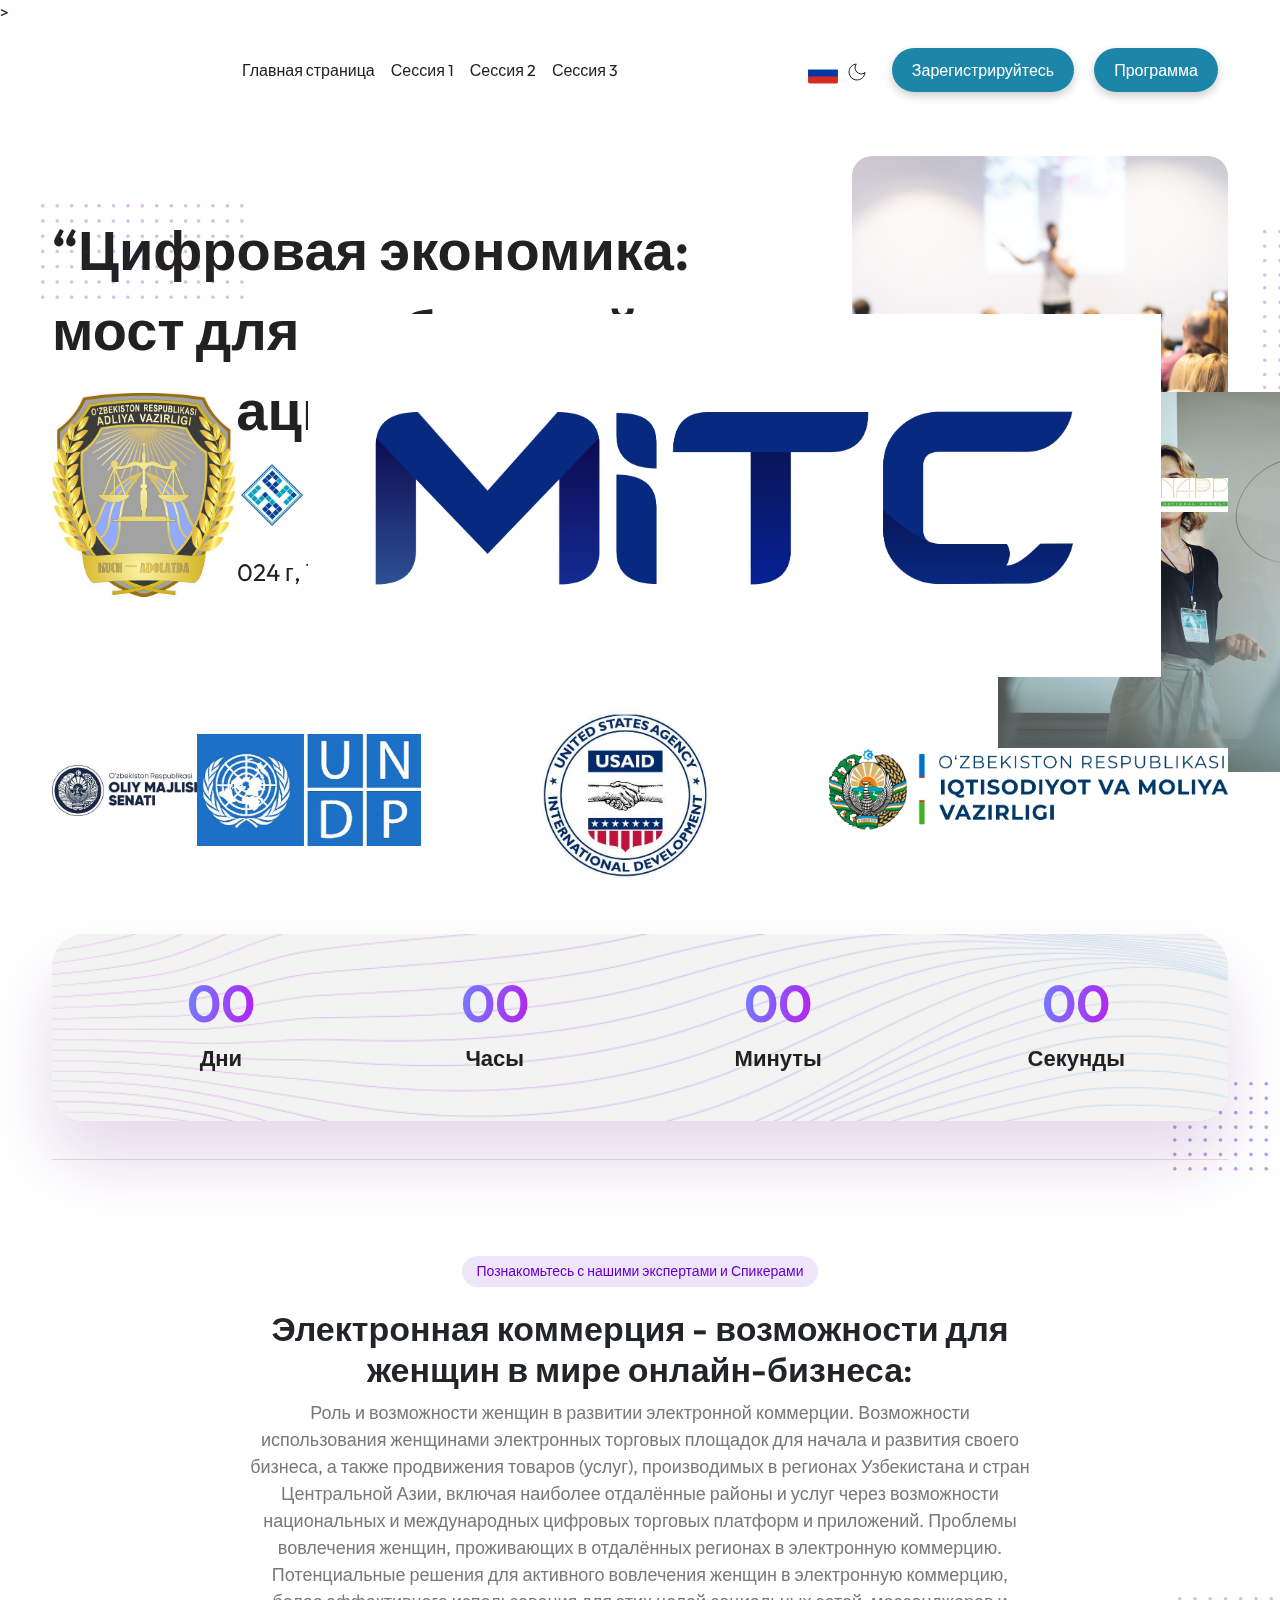
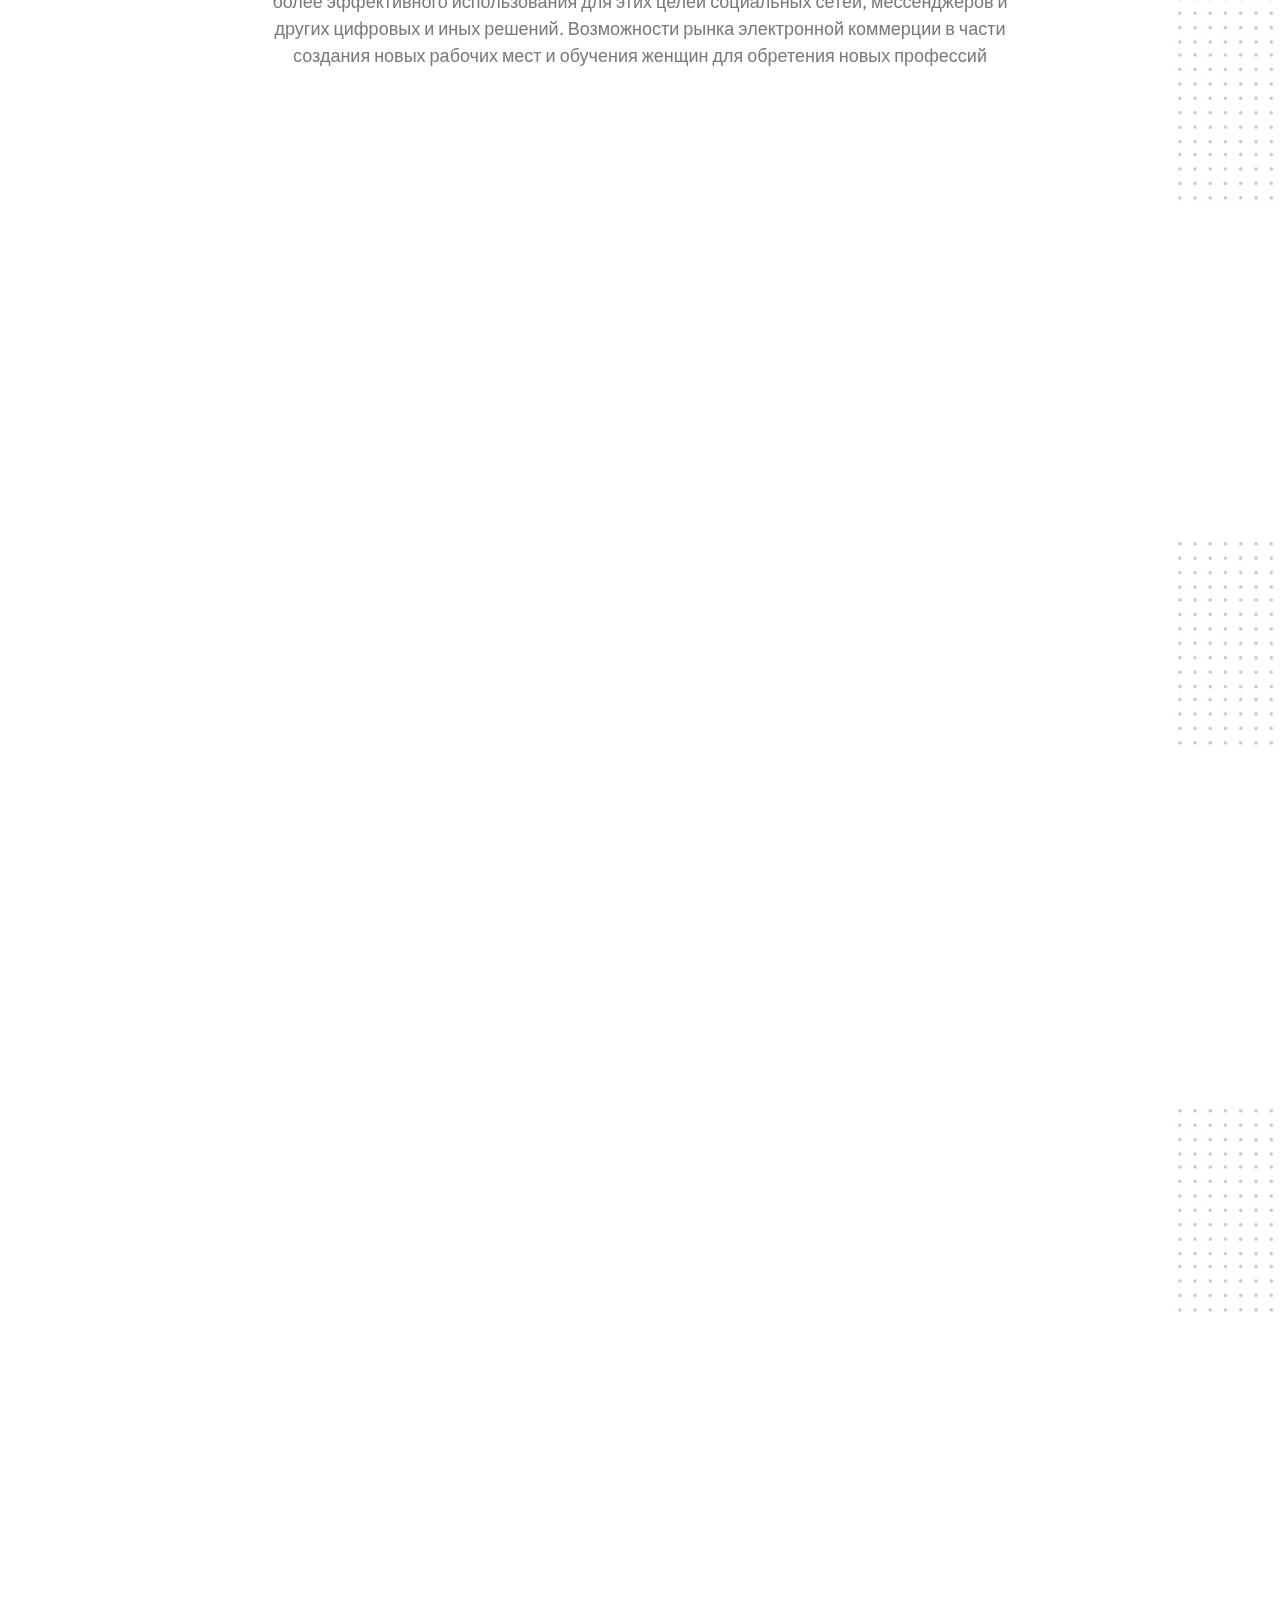
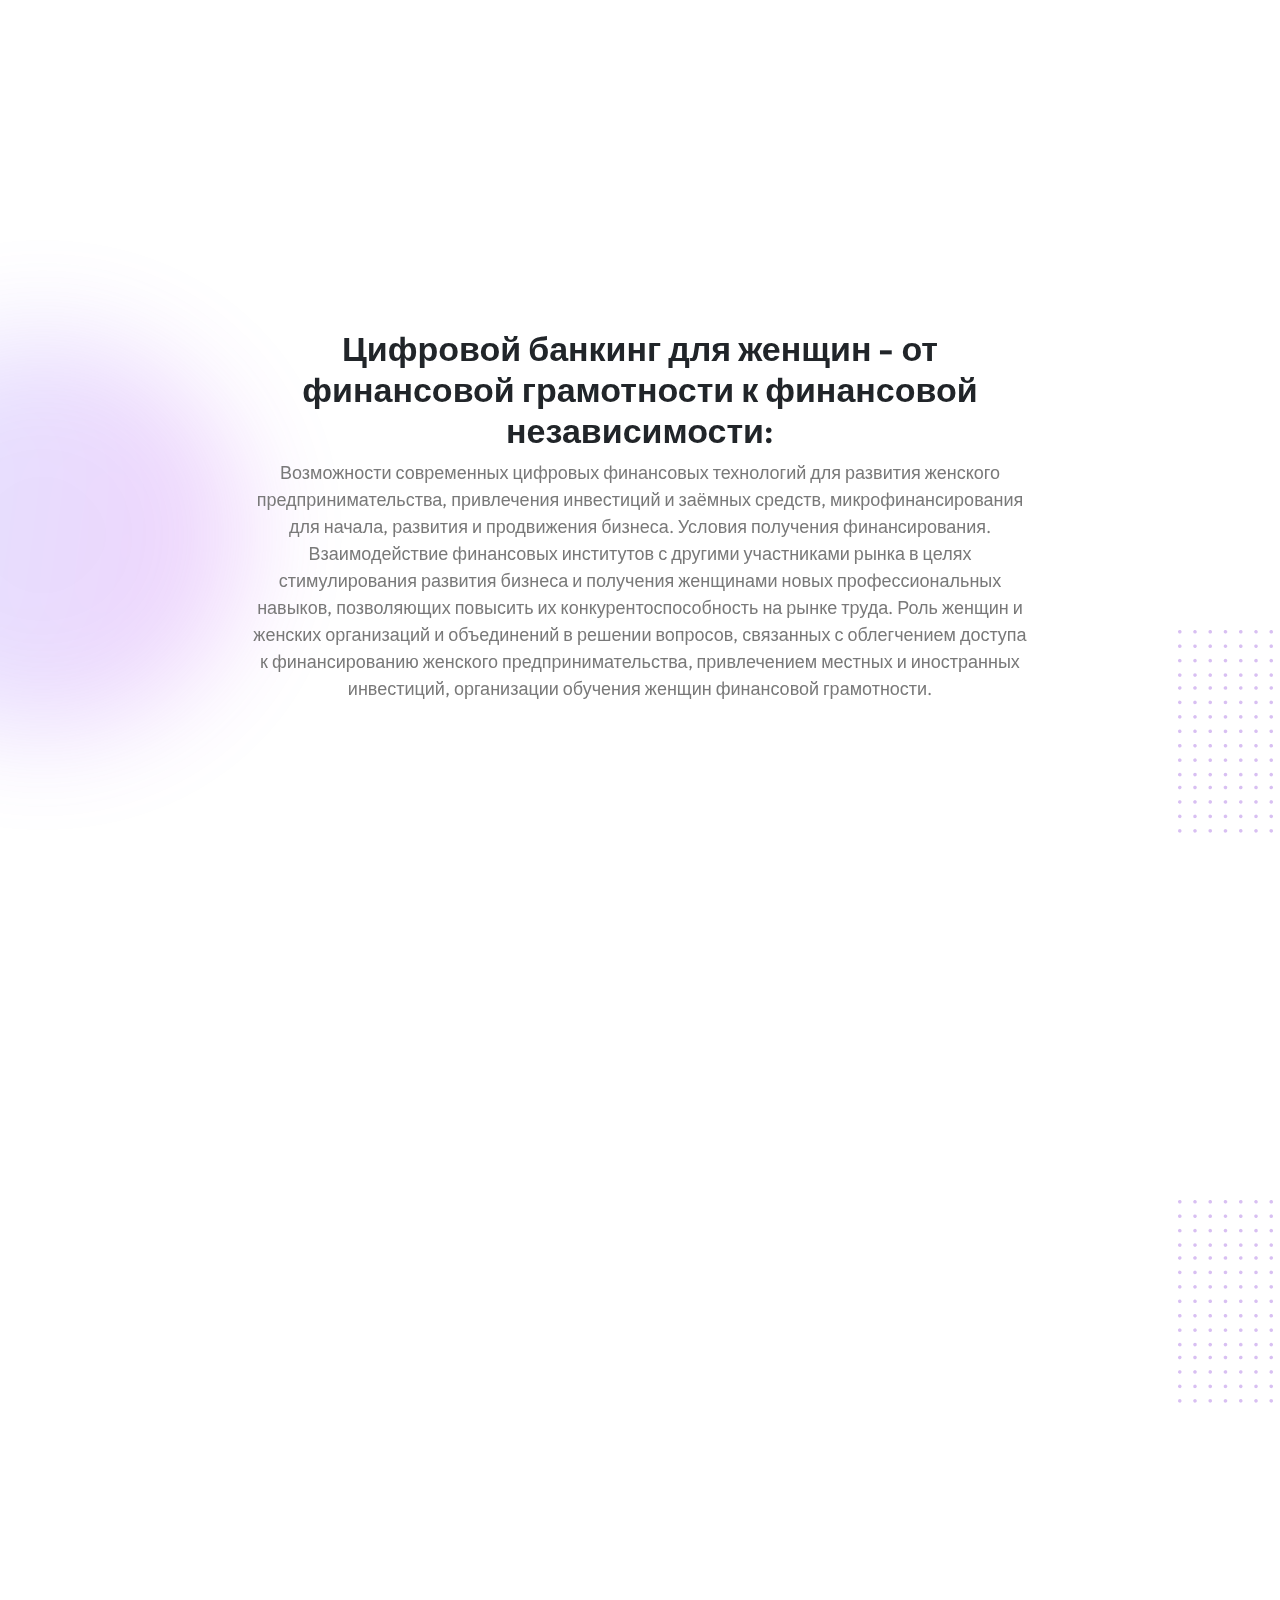
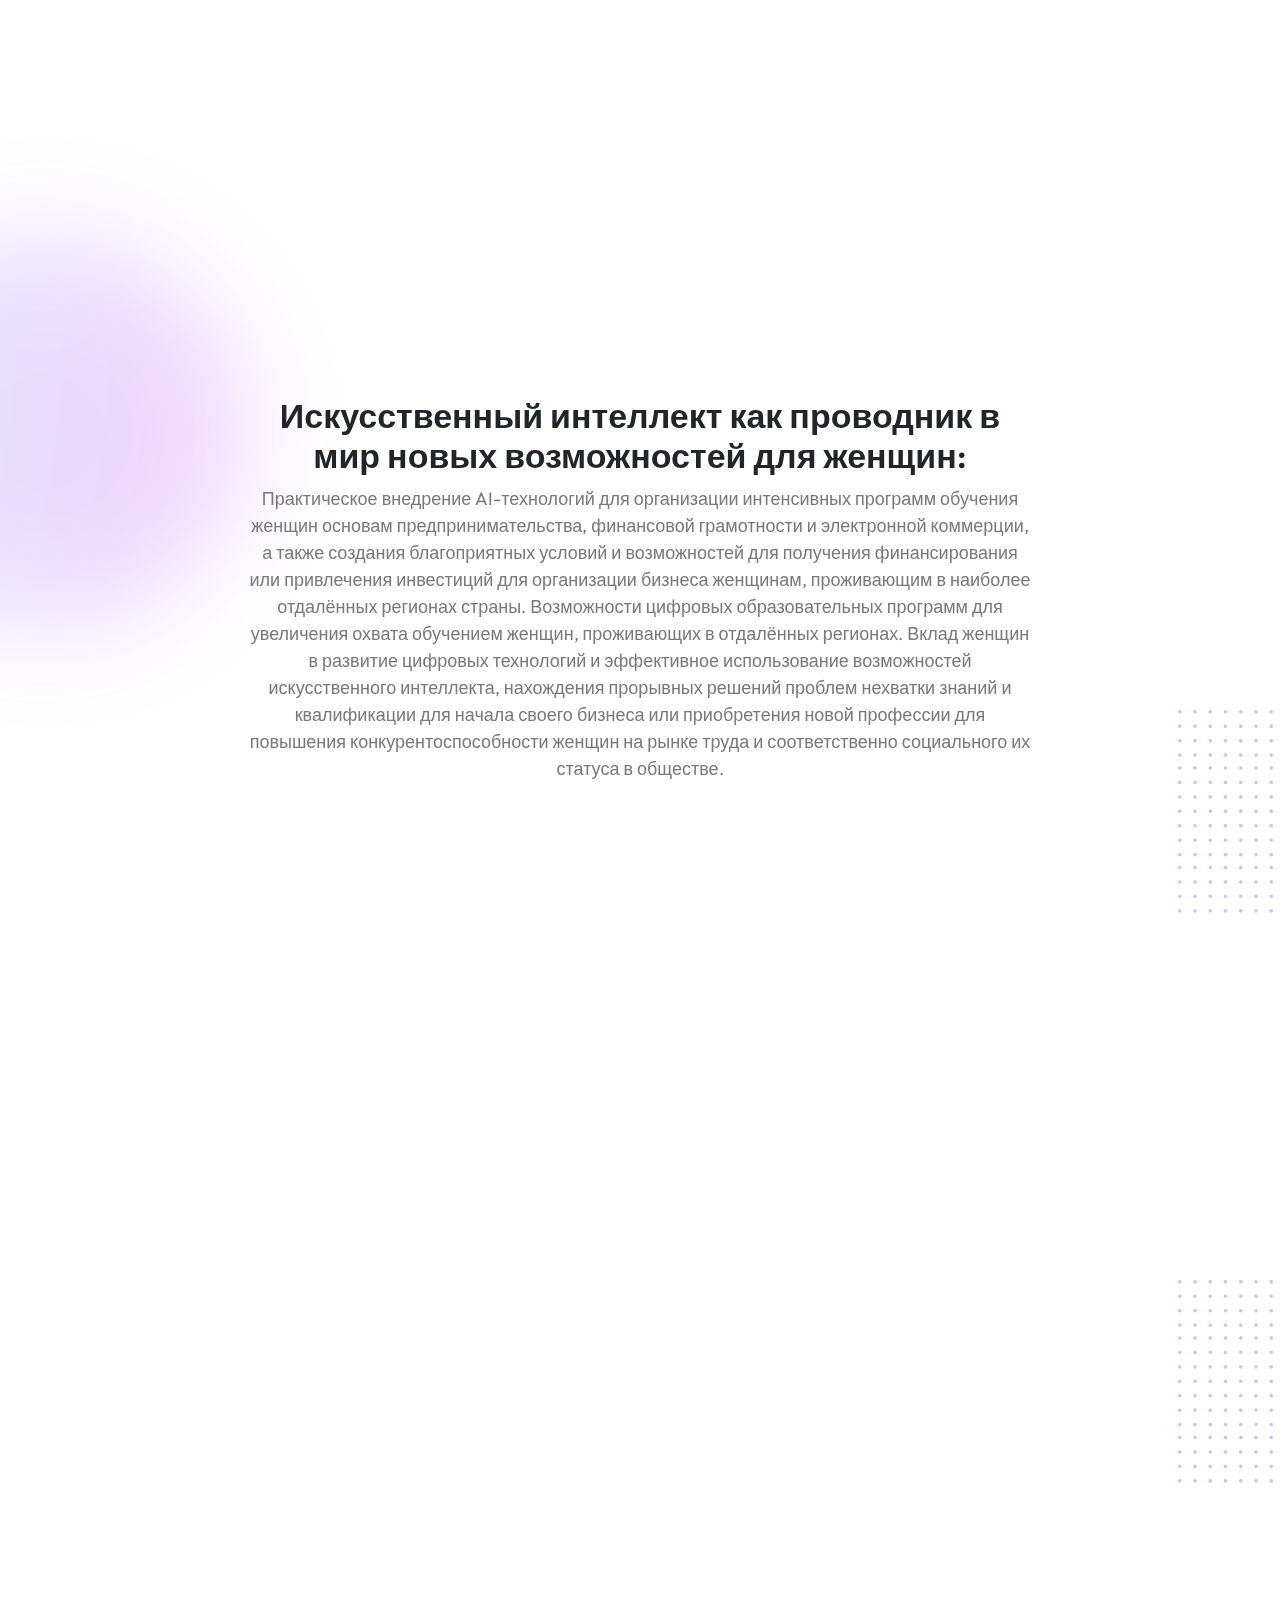
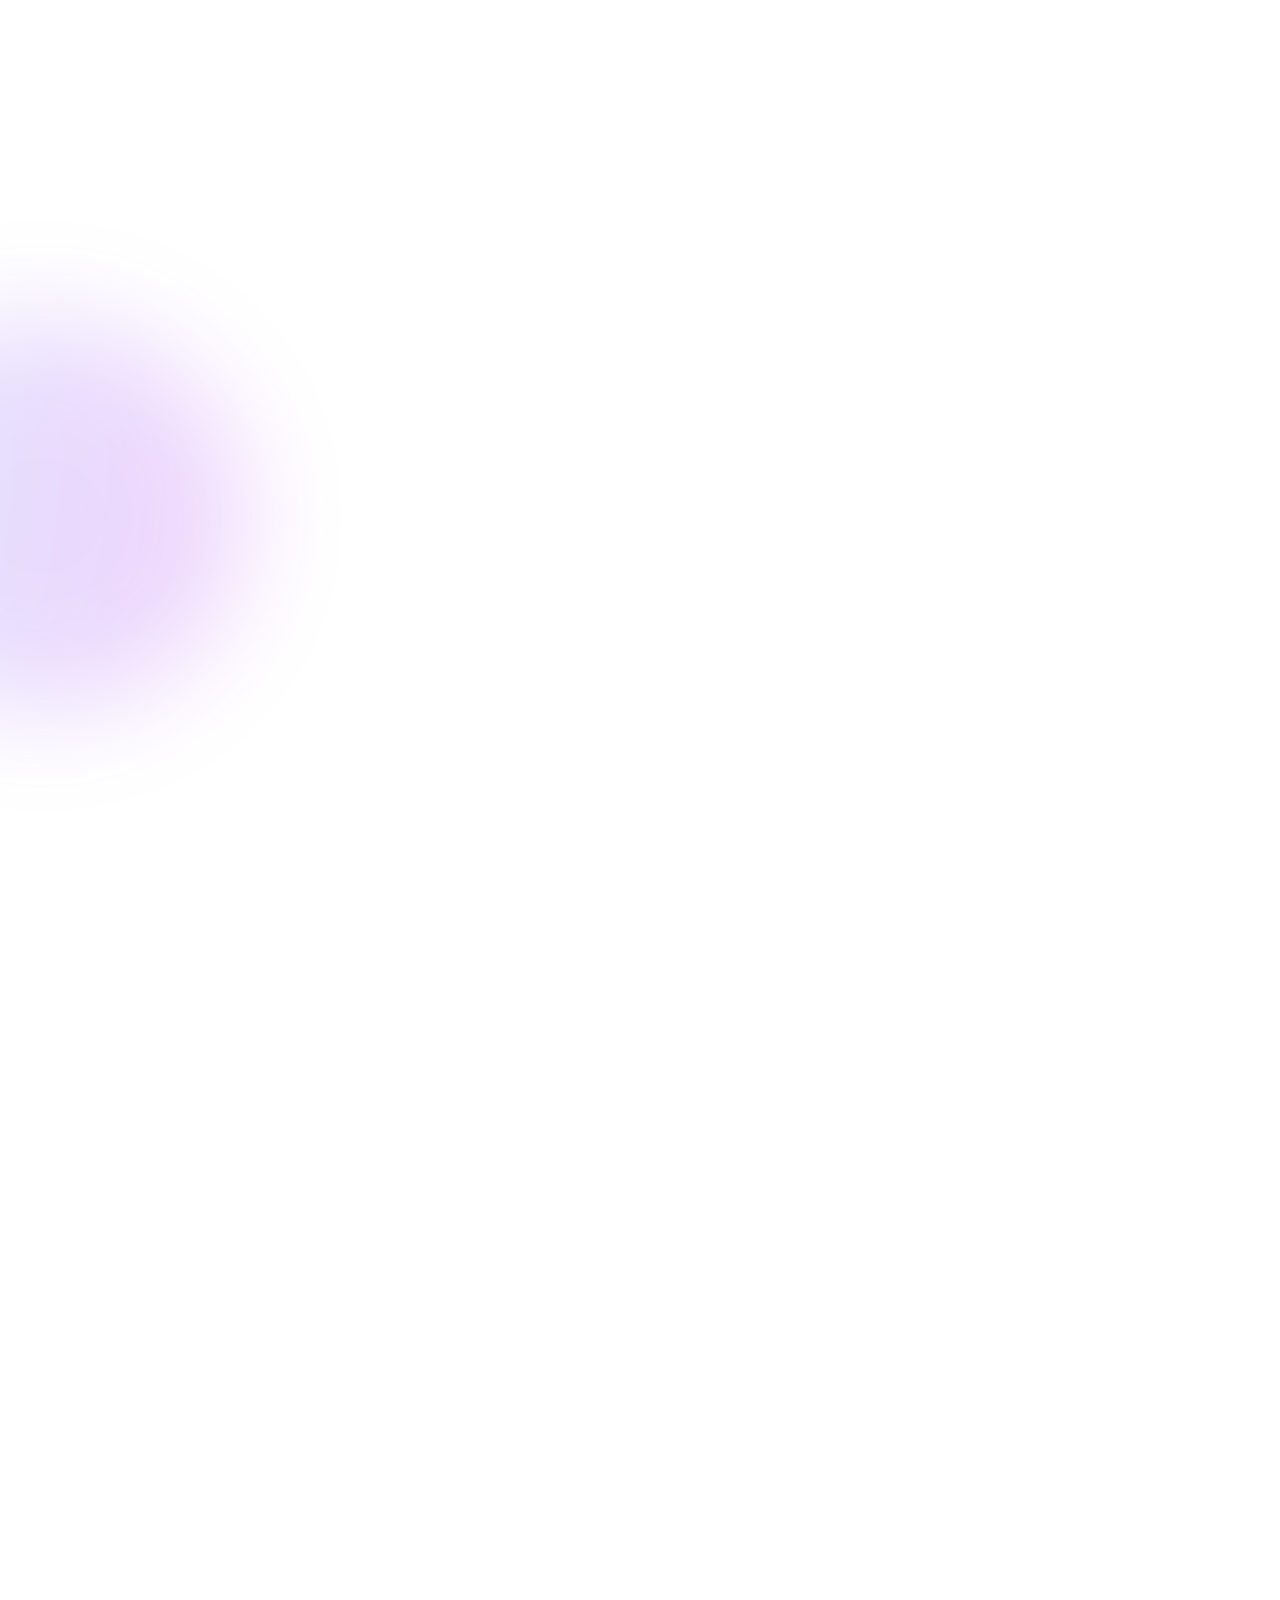
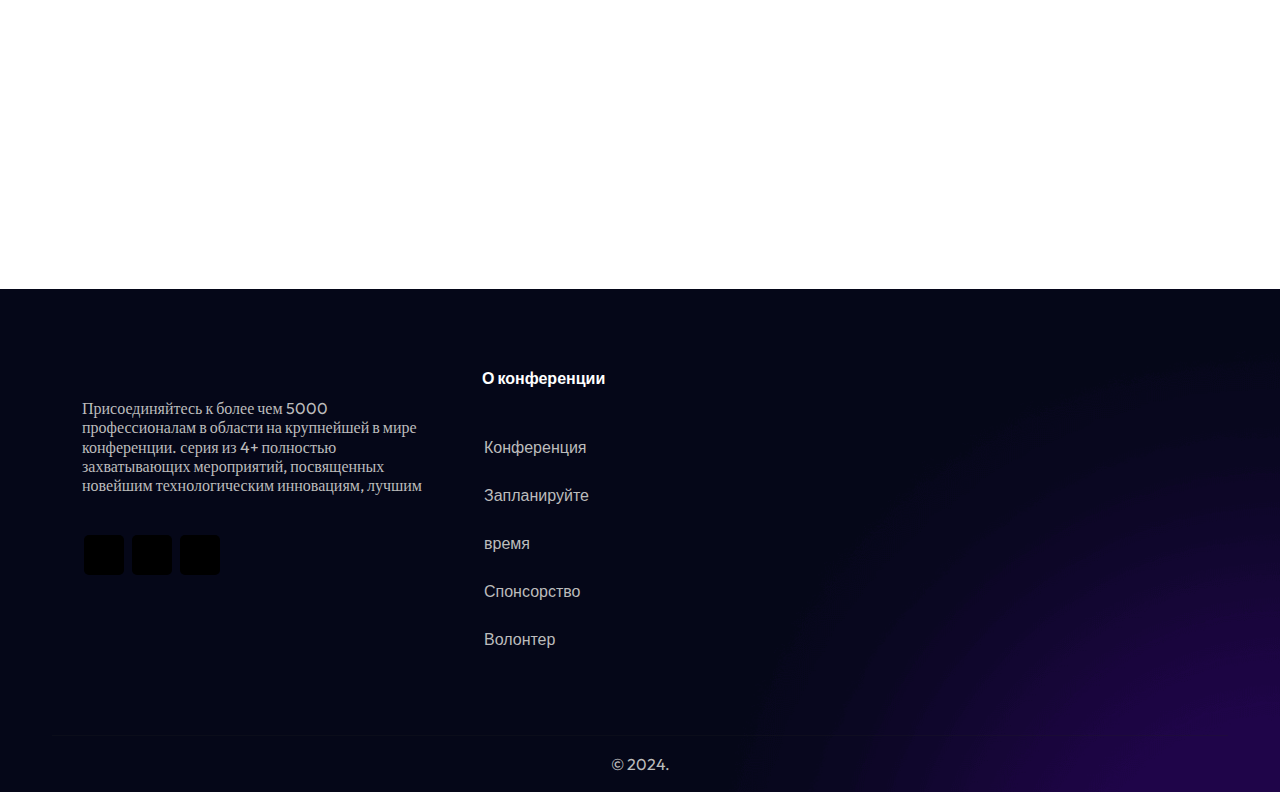
<file: english.html>
<!DOCTYPE html>
<html lang="en">

<head>
    <meta charset="UTF-8">
    <meta http-equiv="X-UA-Compatible" content="IE=edge">
    <meta name="viewport" content="width=device-width, initial-scale=1.0">
    <title>Цифровая экономика: мост для глобальной интеграции женского
        предпринимательства</title>

    <!-- google font -->
    <link rel="preconnect" href="https://fonts.googleapis.com">
    <link rel="preconnect" href="https://fonts.gstatic.com" crossorigin>
    <link href="https://fonts.googleapis.com/css2?family=Outfit:wght@400;500;600;700;800&display=swap" rel="stylesheet">

    <!-- animation -->
    <link rel="stylesheet" href="https://unpkg.com/aos@next/dist/aos.css">
    <link rel="stylesheet" href="https://cdnjs.cloudflare.com/ajax/libs/animate.css/3.7.0/animate.min.css">

    <!-- magnific popup -->
    <link rel="stylesheet" href="assets/css/magnific-popup.css">

    <!-- font awesome -->
    <link rel="stylesheet" href="https://cdnjs.cloudflare.com/ajax/libs/font-awesome/6.1.2/css/all.min.css"
        integrity="sha512-1sCRPdkRXhBV2PBLUdRb4tMg1w2YPf37qatUFeS7zlBy7jJI8Lf4VHwWfZZfpXtYSLy85pkm9GaYVYMfw5BC1A=="
        crossorigin="anonymous" referrerpolicy="no-referrer">

    <!-- slik carousel -->
    <link rel="stylesheet" href="assets/css/slick-theme.css">
    <link rel="stylesheet" href="assets/css/slick.css">

    <!-- bootstrap -->
    <link rel="stylesheet" href="assets/css/bootstrap.min.css">

    <!-- css -->
    <link rel="stylesheet" href="assets/css/style.css">

    <!-- Color switch Alternatives -->
    <!-- <link rel="stylesheet" type="text/css" href="color-switch/css/switch.css">
   <link href="color-switch/css/color-2.css" rel="alternate stylesheet" type="text/css" title="color-2">
   <link href="color-switch/css/color-3.css" rel="alternate stylesheet" type="text/css" title="color-3">
   <link href="color-switch/css/color-4.css" rel="alternate stylesheet" type="text/css" title="color-4">
   <link href="color-switch/css/color-5.css" rel="alternate stylesheet" type="text/css" title="color-5">
   <link href="color-switch/css/color-6.css" rel="alternate stylesheet" type="text/css" title="color-6">
   <link href="color-switch/css/color-7.css" rel="alternate stylesheet" type="text/css" title="color-7">
   <link href="color-switch/css/color-8.css" rel="alternate stylesheet" type="text/css" title="color-8"> -->
    <link href="color-switch/css/color-5.css" rel="alternate stylesheet" type="text/css" title="color-5">
</head>

<body>
    <!-- This code is use for color chooser, you can delete -->
    <!-- <div id="switch-color" class="color-switcher">
      <div class="open"><i class="fas fa-cog"></i></div>
      <h4>COLOR OPTION</h4>
      <ul>
         <li><a class="color-1" onclick="setActiveStyleSheet('main'); return false;" href="#"><i
                  class="fas fa-cog"></i></a> </li>
         <li><a class="color-2" onclick="setActiveStyleSheet('color-2'); return false;" href="#"><i
                  class="fas fa-cog"></i></a> </li>
         <li><a class="color-3" onclick="setActiveStyleSheet('color-3'); return false;" href="#"><i
                  class="fas fa-cog"></i></a> </li>
         <li><a class="color-4" onclick="setActiveStyleSheet('color-4'); return false;" href="#"><i
                  class="fas fa-cog"></i></a> </li>
         <li><a class="color-5" onclick="setActiveStyleSheet('color-5'); return false;" href="#"><i
                  class="fas fa-cog"></i></a> </li>
         <li><a class="color-6" onclick="setActiveStyleSheet('color-6'); return false;" href="#"><i
                  class="fas fa-cog"></i></a> </li>
         <li><a class="color-7" onclick="setActiveStyleSheet('color-7'); return false;" href="#"><i
                  class="fas fa-cog"></i></a> </li>
         <li><a class="color-8" onclick="setActiveStyleSheet('color-8'); return false;" href="#"><i
                  class="fas fa-cog"></i></a> </li>
      </ul>
   </div> -->
    <!-- end color switch -->


    <div class="body-wrap">
        <!-- header area start -->
        <header class="header-area ">
            <nav class="header-nav navbar fixed-top navbar-expand-lg position-absolute w-100  z-1">
                <div class="container header-nav-menu">
                    <!-- <a class="navbar-brand" href="index.html">
                  <img src="assets/images/logo/image.png" alt="Header Logo" >
               </a> -->

                    <div class="collapse navbar-collapse d-none d-lg-block">
                        <ul class="navbar-nav m-auto">
                            <li class="nav-item">
                                <a href="index.html" class="nav-link py-3">Главная страница</a>
                                <!-- <div class="drop-down">
                              <div class="row drop-down-wrap g-0">
                                 <div class="col-7">
                                    <ul class="drop-down-menu">
                                       <li class="dropdown-item d-flex align-items-center">
                                          <div class="item-icon">
                                             <img src="assets/images/icon/icon.svg" alt="icon Images">
                                          </div>
                                          <a href="index.html" class="item-content">
                                             <h5 class="item-title">Homepage Conference</h5>
                                             <span class="item-sub">Sessions Overview</span>
                                          </a>
                                       </li>
                                       <li class="dropdown-item d-flex align-items-center">
                                          <div class="item-icon">
                                             <img src="assets/images/icon/icon2.svg" alt="icon Images">
                                          </div>
                                          <a href="index-music.html" class="item-content">
                                             <h5 class="item-title">Homepage Music</h5>
                                             <span class="item-sub">Sessions Overview</span>
                                          </a>
                                       </li>
                                       <li class="dropdown-item d-flex align-items-center">
                                          <div class="item-icon">
                                             <img src="assets/images/icon/icon3.svg" alt="icon Images">
                                          </div>
                                          <a href="index-eventbrite.html" class="item-content">
                                             <h5 class="item-title">Homepage Eventbrite</h5>
                                             <span class="item-sub">Sessions Overview</span>
                                          </a>
                                       </li>
                                       <li class="dropdown-item d-flex align-items-center">
                                          <div class="item-icon">
                                             <img src="assets/images/icon/icon4.svg" alt="icon Images">
                                          </div>
                                          <a href="index-dark.html" class="item-content">
                                             <h5 class="item-title">Homepage Dark</h5>
                                             <span class="item-sub">Sessions Overview</span>
                                          </a>
                                       </li>
                                    </ul>
                                 </div>
                                 <div class="col-5">
                                    <div class="dropdown-thumb position-relative"
                                       style="background-image: url(assets/images/banner/home-conference-dropdown-bg.jpg);">
                                       <a class="dropdown-sub position-absolute" href="#">Register Now</span>
                                    </div>
                                 </div>
                              </div>
                           </div> -->
                            </li>
                            <li class="nav-item">
                                <a href="#about" class="nav-link py-3">Сессия 1</a>
                            </li>
                            <li class="nav-item">
                                <a href="#schedule" class="nav-link py-3">Сессия 2</a>
                            </li>
                            <li class="nav-item">
                                <a href="#sponsors" class="nav-link py-3">Сессия 3</a>
                            </li>
                            <!-- <li class="nav-item">
                        <a href="#speakers" class="nav-link py-3">Спикеры</a>
                     </li> -->

                            <!-- <li class="nav-item">
                        <a href="#pricing" class="nav-link py-3">Pricing</a>
                     </li> -->
                        </ul>

                        <a href="english.html">
                            <span
                                style="width:30px; height: 32px; margin-right: 10px; margin-top: 5px; display: inline-block;">
                                <img style="width: 100%; height: 100%;" src="/assets/images/icon/ru.svg" alt="en_flag">
                            </span>
                        </a>
                        <div class="mode-and-button d-flex align-items-center">
                            <div class="mode me-md-3">
                                <img src="assets/images/icon/sun.svg" alt="Sun" class="fa-sun" style="display: none;">
                                <img src="assets/images/icon/moon.svg" alt="Moon" class="fa-moon">
                            </div>







                            <button onclick="window.location.href='https://forms.gle/GkYU5137iB7Uoe3dA'"
                                class="header-btn custom-btn2" data-bs-target="#exampleModal">Зарегистрируйтесь
                            </button>
                            <button style="margin-left: 10px;"
                                onclick="window.location.href='https://docs.google.com/document/d/1hok-VkKW2G7CroDgcO0SOiPnf_6-wrTTtYQ1vfQLuos'"
                                class="header-btn custom-btn2" data-bs-target="#exampleModal">Программа
                            </button>
                        </div>
                    </div>

                    <!-- mobile menu -->

                    <div class="mobile-view-header d-block d-lg-none d-flex gap-3 align-items-center">
                        <a class="border rounded-1 py-1 px-2 bg-light" data-bs-toggle="offcanvas"
                            href="#offcanvasExample" role="button" aria-controls="offcanvasExample">
                            <span class="navbar-toggler-icon nav-toggler-icon"></span>
                        </a>
                        <a href="english.html">
                            <span
                                style="width:30px; height: 32px; margin-right: 10px; margin-top: 5px; display: inline-block;">
                                <img style="width: 100%; height: 100%;" src="/assets/images/icon/ru.svg" alt="en_flag">
                            </span>
                        </a>
                        <div class="mode me-md-3">
                            <img src="assets/images/icon/sun.svg" alt="Sun" class="fa-sun" style="display: none;">
                            <img src="assets/images/icon/moon.svg" alt="Moon" class="fa-moon">

                        </div>
                        <!-- <button class="header-btn custom-btn2" data-bs-toggle="modal" data-bs-target="#exampleModal">Buy
                     Tickets</button> -->
                        <button onclick="window.location.href='https://forms.gle/GkYU5137iB7Uoe3dA'"
                            class="header-btn custom-btn2" data-bs-target="#exampleModal">Зарегистрируйтесь
                        </button>




                        <div class="offcanvas offcanvas-start" tabindex="-1" id="offcanvasExample">
                            <div class="offcanvas-header">
                                <a class="navbar-brand" href="index.html">
                                    <img src="assets/images/logo/image.png" alt="Header Logo">
                                </a>
                                <button type="button" class="btn-close text-reset" data-bs-dismiss="offcanvas"
                                    aria-label="Close"></button>
                            </div>
                            <div class="offcanvas-body">
                                <div class="dropdown mt-3">
                                    <ul class="navbar-nav m-auto">
                                        <li class="nav-item">
                                            <a href="index.html" class="nav-link py-3">Главная страница</a>

                                        </li>
                                        <li class="nav-item">
                                            <a href="#about" class="nav-link py-3">О конференции</a>
                                        </li>
                                        <li class="nav-item">
                                            <a href="#schedule" class="nav-link py-3">Запланируйте время</a>
                                        </li>
                                        <li class="nav-item">
                                            <a href="#sponsors" class="nav-link py-3">Спонсоры</a>
                                        </li>
                                        <li class="nav-item">
                                            <a href="#speakers" class="nav-link py-3">Спикеры</a>
                                        </li>
                                        <!-- <li class="nav-item">
                                 <a href="#pricing" class="nav-link py-3">Pricing</a>
                              </li> -->
                                    </ul>
                                </div>
                            </div>
                        </div>
                    </div>
                    <!-- end mobile menu -->

                </div>
            </nav>

            <!-- hero sec start -->
            <section class="hero-sec"
                style="background-image: url(https://i.pinimg.com/originals/d1/b4/16/d1b416e60c46e7f6269f425c2bb8f683.jpg)">
                >
                <div class="hero-slider-wrap">

                    <div class="hero-slider-item overflow-hidden">
                        <div class="container">
                            <div class="row align-items-center">
                                <div class="col-lg-8 col-md-6 order-md-1 order-2">
                                    <div class="slider-item-content-wrap">
                                        <div class="item-content">
                                            <h3 class="item-title1">
                                                “Цифровая экономика: мост для глобальной интеграции женского
                                                предпринимательства”
                                            </h3>
                                            <p class="item-sub">
                                                25,26 сентябре 2024 г, Ташкент, гостиница Tashkent International


                                            </p>
                                            <div class="button-group">
                                                <button
                                                    onclick="window.location.href='https://forms.gle/GkYU5137iB7Uoe3dA'"
                                                    class="custom-btn2"
                                                    data-bs-target="#exampleModal">Зарегистрируйтесь</button>
                                                <button
                                                    onclick="window.location.href='https://docs.google.com/document/d/1hok-VkKW2G7CroDgcO0SOiPnf_6-wrTTtYQ1vfQLuos'"
                                                    class="header-btn custom-btn2"
                                                    data-bs-target="#exampleModal">Программа
                                                </button>
                                                <!-- <button class="custom-btn item-btn" data-bs-toggle="modal"
                                       data-bs-target="#staticBackdrop">Watch Video</button> -->
                                            </div>
                                            <img src="assets/images/dots/dots.png" alt="Shadow Image"
                                                class="dots-1 opacity-50 img-moving-anim2">
                                        </div>
                                    </div>
                                </div>
                                <div class="col-lg-4 col-md-6 order-md-2 order-1">
                                    <div class="item-image">
                                        <div class="img-1 img-moving-anim1">
                                            <img src="assets/images/banner-slider/2.jpg" alt="Event template">
                                        </div>
                                        <div class="img-2 img-moving-anim2">
                                            <img src="assets/images/banner-slider/1.jpg" alt="Event template">
                                        </div>
                                        <img src="assets/images/dots/dots2.png" alt="Shadow Image"
                                            class="dots-2 img-moving-anim3">
                                    </div>
                                </div>
                            </div>
                            <div class="highlight-text img-moving-anim4">
                                <strong class="big-title"><span class="text">CONF 2024</span></strong>
                            </div>
                        </div>
                    </div>

                    <div class="hero-slider-item overflow-hidden">
                        <div class="container position-relative">
                            <div class="row align-items-center slide-2">
                                <div class="text-center">
                                    <div class="slider-item-content-wrap">
                                        <div class="item-content2">
                                            <h3 class="item-title2">
                                                Электронная коммерция - возможности для женщин в мире онлайн-бизнеса
                                            </h3>
                                            <div class="conference-video">
                                                <a href="#" data-bs-toggle="modal" data-bs-target="#staticBackdrop"><i
                                                        class="fa-solid fa-play"></i></a>
                                            </div>
                                            <!-- <div class="highlight-text2 img-moving-anim4">
                                    <strong class="big-title"><span class="text">CONF 2024</span></strong>
                                 </div> -->
                                        </div>
                                    </div>
                                </div>
                            </div>
                            <div class="dots">
                                <img src="assets/images/dots/dots2.png" alt="Shadow Image"
                                    class="dots-4 img-moving-anim2">
                            </div>
                        </div>
                        <img src="assets/images/dots/dots5.png" alt="Shadow Image" class="dots-3 img-moving-anim3">
                    </div>

                    <div class="hero-slider-item overflow-hidden">
                        <div class="container">
                            <div class="row align-items-center slide-3">
                                <div class="col-lg-8 col-md-6 order-md-1 order-2">
                                    <div class="slider-item-content-wrap">
                                        <div class="item-content">
                                            <h3 class="item-title1">
                                                Цифровой банкинг для женщин - от финансовой грамотности к финансовой
                                                независимости
                                            </h3>

                                            <!-- <div class="button-group">
                                    <button class="custom-btn2" data-bs-toggle="modal"
                                       data-bs-target="#exampleModal">Register</button>
                                    <button class="custom-btn item-btn" data-bs-toggle="modal"
                                       data-bs-target="#staticBackdrop">Watch Video</button>
                                 </div> -->
                                            <img src="assets/images/dots/dots.png" alt="Shadow Image"
                                                class="dots-1 img-moving-anim3">
                                        </div>
                                    </div>
                                </div>
                                <div class="col-lg-4 col-md-6 order-md-2 order-1">
                                    <div class="item-video">
                                        <div class="img-3 img-moving-anim1">
                                            <img src="assets/images/banner-slider/3.jpg" alt="Event template">
                                            <a data-bs-toggle="modal" data-bs-target="#staticBackdrop" href="#"><i
                                                    class="fa-solid fa-play"></i></a>
                                        </div>
                                    </div>
                                    <img src="assets/images/dots/dots2.png" alt="Shadow Image"
                                        class="dots-5 img-moving-anim3">
                                </div>
                            </div>
                            <!-- <div class="highlight-text3 img-moving-anim4">
                        <strong class="big-title"><span class="text">CONF 2024</span></strong>
                     </div> -->

                        </div>

                    </div>


                </div>
                <div class="position-absolute  !z-0" style="bottom: 0;width: 100vw;">
                    <div class="brand-sec">
                        <div class="container">
                            <div class="brand-items-wrap d-md-flex text-center justify-content-around align-items-center"
                                data-aos="fade-up" data-aos-duration="1000">
                                <div class="brand-item mb-3">
                                    <div class="icon">
                                        <img class="sponsors-img" src="assets/images/sponsors/adliya.png"
                                            alt="Brand Image 1">

                                    </div>
                                </div>
                                <div class="brand-item mb-3">
                                    <div class="icon">
                                        <img src="assets/images/sponsors/kam.png" alt="Brand Image 2">
                                    </div>
                                </div>

                                <div class="brand-item mb-3">
                                    <div class="icon">
                                        <img src="assets/images/sponsors/mitc.png" alt="Brand Image 4">
                                    </div>
                                </div>
                                <div class="brand-item mb-3">
                                    <div class="icon">
                                        <img src="assets/images/sponsors/nappi.jpg" alt="Brand Image 5">
                                    </div>
                                </div>
                            </div>
                            <div class="brand-items-wrap d-md-flex text-center justify-content-around align-items-center"
                                data-aos="fade-up" data-aos-duration="1000">
                                <div class="brand-item mb-3">
                                    <div class="icon">
                                        <img src="assets/images/sponsors/senatt.jpg" alt="Brand Image 1">
                                    </div>
                                </div>
                                <div class="brand-item mb-3">
                                    <div class="icon">
                                        <img src="assets/images/sponsors/undp.png" alt="Brand Image 2">
                                    </div>
                                </div>
                                <div class="brand-item mb-3">
                                    <div class="icon">
                                        <img src="assets/images/sponsors/usaid.png" alt="Brand Image 3">
                                    </div>
                                </div>
                                <div class="brand-item mb-3">
                                    <div class="icon">
                                        <img src="assets/images/sponsors/finance.png" alt="Brand Image 4">
                                    </div>
                                </div>
                                <!-- <div class="brand-item mb-3">
                           <div class="icon">
                              <img src="assets/images/brand/5.png" alt="Brand Image 5"> Logoipsum
                           </div>
                        </div> -->
                            </div>
                        </div>
                    </div>
            </section>

            <!-- hero sec start -->
        </header>
        <!-- header area end -->


        <!-- info sec start -->
        <div class="info-sec">

            <div class="container">
                <div class="info-countdown" style="background-image: url(assets/images/banner/bg.png);">
                    <ul class="counter-box d-flex justify-content-around" data-countdown="2024/09/25">
                    </ul>
                    <div class="dots img-moving-anim2">
                        <img src="assets/images/dots/dots3.png" alt="Shadow Image">
                    </div>

                </div>
                <!-- <div class="information-area">
               <div class="row g-4">
                  <div class="col-md-6 col-lg-4" data-aos="fade-up" data-aos-duration="600">
                     <div class="mail">
                        <div class="icon"><img src="assets/images/icon/mail.svg" alt="Mail"></div>
                        <a href="#" class="mail-link">info@womendigitalbusiness.org</a>
                     </div>
                  </div>
                  <div class="col-md-6 col-lg-4" data-aos="fade-up" data-aos-duration="800">
                     <div class="location">
                        <div class="icon"><img src="assets/images/icon/map-pin.svg" alt="Map"></div>
                        <a href="#" class="location-link">г. Ташкент, гостиница Tashkent International</a>
                     </div>
                  </div>
                  <div class="col-md-6 col-lg-4" data-aos="fade-up" data-aos-duration="1000">
                     <div class="number">
                        <div class="icon"><img src="assets/images/icon/phone.svg" alt="Phone"></div>
                        <a href="#" class="number-link">+998 (78) 888-88-88</a>
                     </div>
                  </div>
               </div>
            </div> -->
            </div>
        </div>
        <!-- info sec end -->

        <!-- about sec start -->
        <!-- <section id="about" class="about-sec">
         <div class="container">
            <div class="section-head col-xl-9 m-auto text-center mb-5">
               <span class="label">Добро пожаловать на конференцию</span>
               <h1 class="title mb-4">
                  Электронная коммерция - возможности для женщин в мире онлайн-бизнеса
               </h1>
               <p class="desc mx-3">
                  Роль и возможности женщин в развитии электронной коммерции. Возможности использования женщинами
                  электронных торговых площадок для начала и развития своего бизнеса, а также продвижения товаров
                  (услуг), производимых в регионах Узбекистана и стран Центральной Азии, включая наиболее отдалённые
                  районы и услуг через возможности национальных и международных цифровых торговых платформ и приложений.
               </p>
            </div>
            <div class="about-items-wrap" data-aos="fade-right" data-aos-duration="1000">
               <div class="row g-4">
                  <div class="col-lg-6" data-aos="fade-right" data-aos-duration="800">
                     <div class="about-item">
                        <div class="item-thumb">
                           <img src="assets/images/about/about1.png" alt="О конференции Images">
                           <div class="item-content">
                              <div class="content-title text-white">
                                 <span class="date">25-26 сентября 2024 г.</span>
                                 <h5 class="title">Virtual sessions. Eventor Live@MAX</h5>
                              </div>
                              <div class="about-video">
                                 <a class="video-btn1 popup-video" data-bs-toggle="modal"
                                    data-bs-target="#staticBackdrop"
                                    href="http://www.youtube.com/watch?v=0O2aH4XLbto"><span><i
                                          class="fas fa-play"></i></span></a>
                              </div>
                           </div>
                        </div>
                     </div>
                  </div>
                  <div class="col-sm-6 col-lg-3" data-aos="fade-right" data-aos-duration="700">
                     <div class="about-item">
                        <div class="item-thumb">
                           <img src="assets/images/about/about2.png" alt="О конференции Images">
                           <div class="item-content text-white">
                              <div class="content-title">
                                 <span class="date">25-26 сентября 2024 г.</span>
                                 <h5 class="title">Opening</h5>
                              </div>
                              <div class="about-video">
                                 <a class="video-btn1 popup-video" data-bs-toggle="modal"
                                    data-bs-target="#staticBackdrop" href=""><span><i
                                          class="fas fa-play"></i></span></a>
                              </div>
                           </div>
                        </div>
                     </div>
                  </div>
                  <div class="col-sm-6 col-lg-3" data-aos="fade-right" data-aos-duration="600">
                     <div class="about-item">
                        <div class="item-thumb">
                           <img src="assets/images/about/about3.png" alt="О конференции Images">
                           <div class="item-content text-white">
                              <div class="content-title">
                                 <span class="date">25-26 сентября 2024 г.</span>
                                 <h5 class="title">Inspiration Art</h5>
                              </div>
                              <div class="about-video">
                                 <a class="video-btn1 popup-video" data-bs-toggle="modal"
                                    data-bs-target="#staticBackdrop"
                                    href="http://www.youtube.com/watch?v=0O2aH4XLbto"><span><i
                                          class="fas fa-play"></i></span></a>
                              </div>
                           </div>
                        </div>
                     </div>
                  </div>
                  <div class="dots img-moving-anim5">
                     <img src="assets/images/dots/dots4.png" alt="Shape Images">
                  </div>
               </div>
            </div>
         </div>
         <div class="shape">
            <img src="assets/images/shape/1.svg" alt="Shadow">
         </div>
      </section> -->
        <!-- about sec end -->
        <div class="container mt-5">
            <hr>
        </div>

        <!-- schedule sec start -->

        <!-- schedule sec end -->

        <!-- brand sec start -->

        <!-- brand sec end -->

        <!-- video sec start -->
        <!-- <section class="video-sec" data-src="assets/images/banner/home-conference-video-bg.svg" data-parallax>
         <div class="container">
            <div class="row align-items-center">
               <div class="col-lg-6">
                  <div class="video-wrap">
                     <div class="video-image img-moving-anim1">
                        <img src="assets/images/video/video1.jpg" alt="Video Image 1">
                     </div>
                     <div class="video-play">
                        <img src="assets/images/video/video2.jpg" alt="Video Image 2" data-bs-backdrop="static">
                        <a class="video-btn1 popup-video" href="" data-bs-toggle="modal"
                           data-bs-target="#staticBackdrop"><span><i class="fas fa-play"></i></span></a>
                     </div>
                     <div class="dots img-moving-anim2">
                        <img src="assets/images/dots/dots6.png" alt="Shadow Image">
                     </div>
                  </div>
               </div>
               <div class="col-lg-6">
                  <div class="video-content-wrap">
                     <h2 class="title">
                        Цифровой банкинг для женщин - от финансовой грамотности к финансовой независимости
                     </h2>
                     <p class="desc">
                        Возможности современных цифровых финансовых технологий для развития женского
                        предпринимательства, привлечения инвестиций
                        и заёмных средств, микрофинансирования для начала, развития и продвижения бизнеса. Условия
                        получения финансирования.
                        Взаимодействие финансовых институтов с другими участниками рынка в целях стимулирования развития
                        бизнеса и получения
                        женщинами новых профессиональных навыков, позволяющих повысить их конкурентоспособность на рынке
                        труда.
                        Роль женщин и женских организаций и объединений в решении вопросов, связанных с облегчением
                        доступа к финансированию
                        женского предпринимательства, привлечением местных и иностранных инвестиций, организации
                        обучения женщин финансовой
                        грамотности.

                     </p>
                     <div class="management d-flex">
                        <h3 class="event count-block p-lg-5 p-3"><span>02</span>Дни событий</h3>
                        <h3 class="speakers count-block p-lg-5 p-3"><span>15+</span>Спикеры</h3>
                     </div>
                     <div class="dots img-moving-anim3">
                        <img src="assets/images/dots/dots7.png" alt="Shadow Image">
                     </div>
                     <button class="custom-btn2 video-btn">Зарегистрируйтесь</button>
                  </div>
               </div>
            </div>
         </div>
      </section> -->
        <!-- video sec end -->

        <!-- speakers sec start -->
        <section id="about" class="speakers-gallery-sec position-relative">
            <div class="container">
                <div class="section-head col-xl-8 m-auto text-center mb-5">
                    <span class="label">Познакомьтесь с нашими экспертами и Спикерами</span>
                    <h2 class="title">
                        Электронная коммерция - возможности для женщин в мире онлайн-бизнеса:
                    </h2>
                    <p class="desc">
                        Роль и возможности женщин в развитии электронной коммерции. Возможности использования женщинами
                        электронных торговых
                        площадок для начала и развития своего бизнеса, а также продвижения товаров (услуг), производимых
                        в
                        регионах Узбекистана
                        и стран Центральной Азии, включая наиболее отдалённые районы и услуг через возможности
                        национальных и
                        международных
                        цифровых торговых платформ и приложений. Проблемы вовлечения женщин, проживающих в отдалённых
                        регионах
                        в электронную
                        коммерцию. Потенциальные решения для активного вовлечения женщин в электронную коммерцию, более
                        эффективного
                        использования для этих целей социальных сетей, мессенджеров и других цифровых и иных решений.
                        Возможности рынка
                        электронной коммерции в части создания новых рабочих мест и обучения женщин для обретения новых
                        профессий
                    </p>
                </div>
                <div class="speakers-gallery-items-wrap">
                    <div class="row">
                        <div class="col-md-6 col-lg-4 col-xl-3">
                            <div class="speakers-gallery-item" data-aos="fade-up" data-aos-easing="linear"
                                data-aos-duration="400">
                                <div class="speakers-gallery-item-thumb overflow-hidden position-relative">
                                    <img src="assets/images/speakers/11.jpg" alt="Gallery Image 1">
                                </div>
                                <div class="">
                                    <ul class="social-icons social">
                                        <li>
                                            <a href=""><i class="fa-brands fa-facebook-f"></i></a>
                                        </li>
                                        <li>
                                            <a href=""><i class="fa-brands fa-linkedin-in"></i></a>
                                        </li>
                                        <li>
                                            <a href=""><i class="fa-brands fa-twitter"></i></a>
                                        </li>
                                    </ul>
                                </div>
                                <div class="item-content">
                                    <h3 class="title">Турсунбаева Саодат</h3>
                                    <span class="sub">Председатель Международного женского общественного Фонда «Sharq
                                        ayoli»
                                </div>
                            </div>
                        </div>
                        <div class="col-md-6 col-lg-4 col-xl-3">
                            <div class="speakers-gallery-item" data-aos="fade-up" data-aos-easing="linear"
                                data-aos-duration="600">
                                <div class="speakers-gallery-item-thumb overflow-hidden position-relative">
                                    <img src="assets/images/speakers/11.jpg" alt="Gallery Image 2">
                                </div>
                                <ul class="social-icons social">
                                    <li>
                                        <a href=""><i class="fa-brands fa-facebook-f"></i></a>
                                    </li>
                                    <li>
                                        <a href=""><i class="fa-brands fa-linkedin-in"></i></a>
                                    </li>
                                    <li>
                                        <a href=""><i class="fa-brands fa-twitter"></i></a>
                                    </li>
                                </ul>
                                <div class="item-content">
                                    <h3 class="title">Саида Шавкатовна Мирзиёева</h3>
                                    <span class="sub">Первый Помощник Президента Республики Узбекистан</span>
                                </div>
                            </div>
                        </div>
                        <div class="col-md-6 col-lg-4 col-xl-3">
                            <div class="speakers-gallery-item" data-aos="fade-up" data-aos-easing="linear"
                                data-aos-duration="800">
                                <div class="speakers-gallery-item-thumb overflow-hidden position-relative">
                                    <img src="assets/images/speakers/11.jpg" alt="Gallery Image 3">
                                </div>
                                <ul class="social-icons social">
                                    <li>
                                        <a href=""><i class="fa-brands fa-facebook-f"></i></a>
                                    </li>
                                    <li>
                                        <a href=""><i class="fa-brands fa-linkedin-in"></i></a>
                                    </li>
                                    <li>
                                        <a href=""><i class="fa-brands fa-twitter"></i></a>
                                    </li>
                                </ul>
                                <div class="item-content">
                                    <h3 class="title">Танзила Камаловна Нарбаева</h3>
                                    <span class="sub">Председатель Сената Олий Мажлиса Республики Узбекистан</span>
                                </div>
                            </div>
                        </div>
                        <div class="col-md-6 col-lg-4 col-xl-3">
                            <div class="speakers-gallery-item" data-aos="fade-up" data-aos-easing="linear"
                                data-aos-duration="1000">
                                <div class="speakers-gallery-item-thumb overflow-hidden position-relative">
                                    <img src="assets/images/speakers/11.jpg" alt="Gallery Image 4">
                                </div>
                                <ul class="social-icons social">
                                    <li>
                                        <a href=""><i class="fa-brands fa-facebook-f"></i></a>
                                    </li>
                                    <li>
                                        <a href=""><i class="fa-brands fa-linkedin-in"></i></a>
                                    </li>
                                    <li>
                                        <a href=""><i class="fa-brands fa-twitter"></i></a>
                                    </li>
                                </ul>
                                <div class="item-content">
                                    <h3 class="title">Шерзод Хотамович Шерматов</h3>
                                    <span class="sub">Министр цифровых технологий Республики Узбекистан</span>
                                </div>
                            </div>
                        </div>
                    </div>
                    <div class="dots img-moving-anim1">
                        <img src="assets/images/dots/dots8.png" alt="Shadow Image">
                    </div>
                </div>
                <div class="speakers-gallery-items-wrap">
                    <div class="row">
                        <div class="col-md-6 col-lg-4 col-xl-3">
                            <div class="speakers-gallery-item" data-aos="fade-up" data-aos-easing="linear"
                                data-aos-duration="400">
                                <div class="speakers-gallery-item-thumb overflow-hidden position-relative">
                                    <img src="assets/images/speakers/11.jpg" alt="Gallery Image 1">
                                </div>
                                <div class="">
                                    <ul class="social-icons social">
                                        <li>
                                            <a href=""><i class="fa-brands fa-facebook-f"></i></a>
                                        </li>
                                        <li>
                                            <a href=""><i class="fa-brands fa-linkedin-in"></i></a>
                                        </li>
                                        <li>
                                            <a href=""><i class="fa-brands fa-twitter"></i></a>
                                        </li>
                                    </ul>
                                </div>
                                <div class="item-content">
                                    <h3 class="title">Джонатан Хеник</h3>
                                    <span class="sub">Чрезвычайный и Полномочный Посол США в Узбекистане
                                </div>
                            </div>
                        </div>
                        <div class="col-md-6 col-lg-4 col-xl-3">
                            <div class="speakers-gallery-item" data-aos="fade-up" data-aos-easing="linear"
                                data-aos-duration="600">
                                <div class="speakers-gallery-item-thumb overflow-hidden position-relative">
                                    <img src="assets/images/speakers/11.jpg" alt="Gallery Image 2">
                                </div>
                                <ul class="social-icons social">
                                    <li>
                                        <a href=""><i class="fa-brands fa-facebook-f"></i></a>
                                    </li>
                                    <li>
                                        <a href=""><i class="fa-brands fa-linkedin-in"></i></a>
                                    </li>
                                    <li>
                                        <a href=""><i class="fa-brands fa-twitter"></i></a>
                                    </li>
                                </ul>
                                <div class="item-content">
                                    <h3 class="title">Акико Фудзии</h3>
                                    <span class="sub">Постоянный Представитель ПРООН в Узбекистане</span>
                                </div>
                            </div>
                        </div>
                        <div class="col-md-6 col-lg-4 col-xl-3">
                            <div class="speakers-gallery-item" data-aos="fade-up" data-aos-easing="linear"
                                data-aos-duration="800">
                                <div class="speakers-gallery-item-thumb overflow-hidden position-relative">
                                    <img src="assets/images/speakers/11.jpg" alt="Gallery Image 3">
                                </div>
                                <ul class="social-icons social">
                                    <li>
                                        <a href=""><i class="fa-brands fa-facebook-f"></i></a>
                                    </li>
                                    <li>
                                        <a href=""><i class="fa-brands fa-linkedin-in"></i></a>
                                    </li>
                                    <li>
                                        <a href=""><i class="fa-brands fa-twitter"></i></a>
                                    </li>
                                </ul>
                                <div class="item-content">
                                    <h3 class="title">Модератор Екатерина Рашидова</h3>
                                    <span class="sub">Соучредитель Ассоциации селлеров Узбекистана</span>
                                </div>
                            </div>
                        </div>
                        <div class="col-md-6 col-lg-4 col-xl-3">
                            <div class="speakers-gallery-item" data-aos="fade-up" data-aos-easing="linear"
                                data-aos-duration="1000">
                                <div class="speakers-gallery-item-thumb overflow-hidden position-relative">
                                    <img src="assets/images/speakers/11.jpg" alt="Gallery Image 4">
                                </div>
                                <ul class="social-icons social">
                                    <li>
                                        <a href=""><i class="fa-brands fa-facebook-f"></i></a>
                                    </li>
                                    <li>
                                        <a href=""><i class="fa-brands fa-linkedin-in"></i></a>
                                    </li>
                                    <li>
                                        <a href=""><i class="fa-brands fa-twitter"></i></a>
                                    </li>
                                </ul>
                                <div class="item-content">
                                    <h3 class="title">Карине Агавелян</h3>
                                    <span class="sub">Руководитель UZUM Академии</span>
                                </div>
                            </div>
                        </div>
                    </div>
                    <div class="dots img-moving-anim1">
                        <img src="assets/images/dots/dots8.png" alt="Shadow Image">
                    </div>
                </div>
                <div class="speakers-gallery-items-wrap">
                    <div class="row">
                        <div class="col-md-6 col-lg-4 col-xl-3">
                            <div class="speakers-gallery-item" data-aos="fade-up" data-aos-easing="linear"
                                data-aos-duration="400">
                                <div class="speakers-gallery-item-thumb overflow-hidden position-relative">
                                    <img src="assets/images/speakers/18.jpg" alt="Gallery Image 1">
                                </div>
                                <div class="">
                                    <ul class="social-icons social">
                                        <li>
                                            <a href=""><i class="fa-brands fa-facebook-f"></i></a>
                                        </li>
                                        <li>
                                            <a href=""><i class="fa-brands fa-linkedin-in"></i></a>
                                        </li>
                                        <li>
                                            <a href=""><i class="fa-brands fa-twitter"></i></a>
                                        </li>
                                    </ul>
                                </div>
                                <div class="item-content">
                                    <h3 class="title">Зарина Сикисова</h3>
                                    <span class="sub">Руководитель по работе с продавцами компании Wabrum (Туркменистан)

                                </div>
                            </div>
                        </div>
                        <div class="col-md-6 col-lg-4 col-xl-3">
                            <div class="speakers-gallery-item" data-aos="fade-up" data-aos-easing="linear"
                                data-aos-duration="600">
                                <div class="speakers-gallery-item-thumb overflow-hidden position-relative">
                                    <img src="assets/images/speakers/11.jpg" alt="Gallery Image 2">
                                </div>
                                <ul class="social-icons social">
                                    <li>
                                        <a href=""><i class="fa-brands fa-facebook-f"></i></a>
                                    </li>
                                    <li>
                                        <a href=""><i class="fa-brands fa-linkedin-in"></i></a>
                                    </li>
                                    <li>
                                        <a href=""><i class="fa-brands fa-twitter"></i></a>
                                    </li>
                                </ul>
                                <div class="item-content">
                                    <h3 class="title">Андрей Корчагин</h3>
                                    <span class="sub">Представитель компании AnyMarket (США)
                                    </span>
                                </div>
                            </div>
                        </div>
                        <div class="col-md-6 col-lg-4 col-xl-3">
                            <div class="speakers-gallery-item" data-aos="fade-up" data-aos-easing="linear"
                                data-aos-duration="800">
                                <div class="speakers-gallery-item-thumb overflow-hidden position-relative">
                                    <img src="assets/images/speakers/15.png" alt="Gallery Image 3">
                                </div>
                                <ul class="social-icons social">
                                    <li>
                                        <a href=""><i class="fa-brands fa-facebook-f"></i></a>
                                    </li>
                                    <li>
                                        <a href=""><i class="fa-brands fa-linkedin-in"></i></a>
                                    </li>
                                    <li>
                                        <a href=""><i class="fa-brands fa-twitter"></i></a>
                                    </li>
                                </ul>
                                <div class="item-content">
                                    <h3 class="title">Насима Бахрамова</h3>
                                    <span class="sub">Председатель Участников Электронной Коммерции (Таджикистан)
                                    </span>
                                </div>
                            </div>
                        </div>
                        <div class="col-md-6 col-lg-4 col-xl-3">
                            <div class="speakers-gallery-item" data-aos="fade-up" data-aos-easing="linear"
                                data-aos-duration="1000">
                                <div class="speakers-gallery-item-thumb overflow-hidden position-relative">
                                    <img src="assets/images/speakers/17.png" alt="Gallery Image 4">
                                </div>
                                <ul class="social-icons social">
                                    <li>
                                        <a href=""><i class="fa-brands fa-facebook-f"></i></a>
                                    </li>
                                    <li>
                                        <a href=""><i class="fa-brands fa-linkedin-in"></i></a>
                                    </li>
                                    <li>
                                        <a href=""><i class="fa-brands fa-twitter"></i></a>
                                    </li>
                                </ul>
                                <div class="item-content">
                                    <h3 class="title">Айбек Куренкеев</h3>
                                    <span class="sub">Президент Объединения юридических лиц «Ассоциация электронной
                                        коммерции
                                        Кыргызской Республики»</span>
                                </div>
                            </div>
                        </div>
                    </div>
                    <div class="dots img-moving-anim1">
                        <img src="assets/images/dots/dots8.png" alt="Shadow Image">
                    </div>
                </div>


                <!-- <div class="d-flex justify-content-center mt-5">
               <button class="custom-btn custom-btn2">+ Спикеры</button>
            </div> -->
            </div>
            <div class="shape">
                <img src="assets/images/shape/3.svg" alt="">
            </div>
        </section>
        <section id="schedule" class="speakers-gallery-sec position-relative">
            <div class="container">
                <div class="section-head col-xl-8 m-auto text-center mb-5">
                    <!-- <span class="label">Познакомьтесь с нашими экспертами и Спикерами</span> -->
                    <h2 class="title">
                        Цифровой банкинг для женщин - от финансовой грамотности к финансовой независимости:
                    </h2>
                    <p class="desc">
                        Возможности современных цифровых финансовых технологий для развития женского
                        предпринимательства,
                        привлечения инвестиций
                        и заёмных средств, микрофинансирования для начала, развития и продвижения бизнеса. Условия
                        получения
                        финансирования.
                        Взаимодействие финансовых институтов с другими участниками рынка в целях стимулирования развития
                        бизнеса и получения
                        женщинами новых профессиональных навыков, позволяющих повысить их конкурентоспособность на рынке
                        труда. Роль женщин и
                        женских организаций и объединений в решении вопросов, связанных с облегчением доступа к
                        финансированию
                        женского
                        предпринимательства, привлечением местных и иностранных инвестиций, организации обучения женщин
                        финансовой грамотности.

                    </p>
                </div>
                <div class="speakers-gallery-items-wrap">
                    <div class="row">
                        <div class="col-md-6 col-lg-4 col-xl-3">
                            <div class="speakers-gallery-item" data-aos="fade-up" data-aos-easing="linear"
                                data-aos-duration="400">
                                <div class="speakers-gallery-item-thumb overflow-hidden position-relative">
                                    <img src="assets/images/speakers/21.jpg" alt="Gallery Image 1">
                                </div>
                                <div class="">
                                    <ul class="social-icons social">
                                        <li>
                                            <a href=""><i class="fa-brands fa-facebook-f"></i></a>
                                        </li>
                                        <li>
                                            <a href=""><i class="fa-brands fa-linkedin-in"></i></a>
                                        </li>
                                        <li>
                                            <a href=""><i class="fa-brands fa-twitter"></i></a>
                                        </li>
                                    </ul>
                                </div>
                                <div class="item-content">
                                    <h3 class="title">Хилола Сулейманова</h3>
                                    <span class="sub">Директор по счастью компании Uzcard (Узбекистан)
                                </div>
                            </div>
                        </div>
                        <div class="col-md-6 col-lg-4 col-xl-3">
                            <div class="speakers-gallery-item" data-aos="fade-up" data-aos-easing="linear"
                                data-aos-duration="600">
                                <div class="speakers-gallery-item-thumb overflow-hidden position-relative">
                                    <img src="assets/images/speakers/11.jpg" alt="Gallery Image 2">
                                </div>
                                <ul class="social-icons social">
                                    <li>
                                        <a href=""><i class="fa-brands fa-facebook-f"></i></a>
                                    </li>
                                    <li>
                                        <a href=""><i class="fa-brands fa-linkedin-in"></i></a>
                                    </li>
                                    <li>
                                        <a href=""><i class="fa-brands fa-twitter"></i></a>
                                    </li>
                                </ul>
                                <div class="item-content">
                                    <h3 class="title">Дамир Какиев</h3>
                                    <span class="sub">Основатель Techmates Group (Казахстан)</span>
                                </div>
                            </div>
                        </div>
                        <div class="col-md-6 col-lg-4 col-xl-3">
                            <div class="speakers-gallery-item" data-aos="fade-up" data-aos-easing="linear"
                                data-aos-duration="800">
                                <div class="speakers-gallery-item-thumb overflow-hidden position-relative">
                                    <img src="assets/images/speakers/13.jpg" alt="Gallery Image 3">
                                </div>
                                <ul class="social-icons social">
                                    <li>
                                        <a href=""><i class="fa-brands fa-facebook-f"></i></a>
                                    </li>
                                    <li>
                                        <a href=""><i class="fa-brands fa-linkedin-in"></i></a>
                                    </li>
                                    <li>
                                        <a href=""><i class="fa-brands fa-twitter"></i></a>
                                    </li>
                                </ul>
                                <div class="item-content">
                                    <h3 class="title">Сергей Хан</h3>
                                    <span class="sub">Директор Департамента Партнёрской программы АО "АНОРБАНК"</span>
                                </div>
                            </div>
                        </div>
                        <div class="col-md-6 col-lg-4 col-xl-3">
                            <div class="speakers-gallery-item" data-aos="fade-up" data-aos-easing="linear"
                                data-aos-duration="1000">
                                <div class="speakers-gallery-item-thumb overflow-hidden position-relative">
                                    <img src="assets/images/speakers/19.jpg" alt="Gallery Image 4">
                                </div>
                                <ul class="social-icons social">
                                    <li>
                                        <a href=""><i class="fa-brands fa-facebook-f"></i></a>
                                    </li>
                                    <li>
                                        <a href=""><i class="fa-brands fa-linkedin-in"></i></a>
                                    </li>
                                    <li>
                                        <a href=""><i class="fa-brands fa-twitter"></i></a>
                                    </li>
                                </ul>
                                <div class="item-content">
                                    <h3 class="title">Зебуниссо Фаттидинова</h3>
                                    <span class="sub">Исполнительный Директор Ассоциации финансовых организаций
                                        Таджикистана
                                        (Таджикистан);
                                    </span>
                                </div>
                            </div>
                        </div>
                    </div>
                    <div class="dots img-moving-anim1">
                        <img src="assets/images/dots/dots8.png" alt="Shadow Image">
                    </div>
                </div>
                <div class="speakers-gallery-items-wrap">
                    <div class="row">
                        <div class="col-md-6 col-lg-4 col-xl-3">
                            <div class="speakers-gallery-item" data-aos="fade-up" data-aos-easing="linear"
                                data-aos-duration="400">
                                <div class="speakers-gallery-item-thumb overflow-hidden position-relative">
                                    <img src="assets/images/speakers/11.jpg" alt="Gallery Image 1">
                                </div>
                                <div class="">
                                    <ul class="social-icons social">
                                        <li>
                                            <a href=""><i class="fa-brands fa-facebook-f"></i></a>
                                        </li>
                                        <li>
                                            <a href=""><i class="fa-brands fa-linkedin-in"></i></a>
                                        </li>
                                        <li>
                                            <a href=""><i class="fa-brands fa-twitter"></i></a>
                                        </li>
                                    </ul>
                                </div>
                                <div class="item-content">
                                    <h3 class="title">Алуа Корпебаева</h3>
                                    <span class="sub">Сооснователь «Clever Market» (Казахстан)


                                </div>
                            </div>
                        </div>
                        <div class="col-md-6 col-lg-4 col-xl-3">
                            <div class="speakers-gallery-item" data-aos="fade-up" data-aos-easing="linear"
                                data-aos-duration="400">
                                <div class="speakers-gallery-item-thumb overflow-hidden position-relative">
                                    <img src="assets/images/speakers/11.jpg" alt="Gallery Image 1">
                                </div>
                                <div class="">
                                    <ul class="social-icons social">
                                        <li>
                                            <a href=""><i class="fa-brands fa-facebook-f"></i></a>
                                        </li>
                                        <li>
                                            <a href=""><i class="fa-brands fa-linkedin-in"></i></a>
                                        </li>
                                        <li>
                                            <a href=""><i class="fa-brands fa-twitter"></i></a>
                                        </li>
                                    </ul>
                                </div>
                                <div class="item-content">
                                    <h3 class="title">Ассета Красножонова</h3>
                                    <span class="sub">Заместитель Председателя Правления FINCA банка (Кыргызстан)


                                </div>
                            </div>
                        </div>
                        <div class="col-md-6 col-lg-4 col-xl-3">
                            <div class="speakers-gallery-item" data-aos="fade-up" data-aos-easing="linear"
                                data-aos-duration="400">
                                <div class="speakers-gallery-item-thumb overflow-hidden position-relative">
                                    <img src="assets/images/speakers/11.jpg" alt="Gallery Image 1">
                                </div>
                                <div class="">
                                    <ul class="social-icons social">
                                        <li>
                                            <a href=""><i class="fa-brands fa-facebook-f"></i></a>
                                        </li>
                                        <li>
                                            <a href=""><i class="fa-brands fa-linkedin-in"></i></a>
                                        </li>
                                        <li>
                                            <a href=""><i class="fa-brands fa-twitter"></i></a>
                                        </li>
                                    </ul>
                                </div>
                                <div class="item-content">
                                    <h3 class="title">Муна Шукурова</h3>
                                    <span class="sub">управляющий директор Alif Uzbekistan (Узбекистан)


                                </div>
                            </div>
                        </div>
                        <div class="col-md-6 col-lg-4 col-xl-3">
                            <div class="speakers-gallery-item" data-aos="fade-up" data-aos-easing="linear"
                                data-aos-duration="400">
                                <div class="speakers-gallery-item-thumb overflow-hidden position-relative">
                                    <img src="assets/images/speakers/20.jpg" alt="Gallery Image 1">
                                </div>
                                <div class="">
                                    <ul class="social-icons social">
                                        <li>
                                            <a href=""><i class="fa-brands fa-facebook-f"></i></a>
                                        </li>
                                        <li>
                                            <a href=""><i class="fa-brands fa-linkedin-in"></i></a>
                                        </li>
                                        <li>
                                            <a href=""><i class="fa-brands fa-twitter"></i></a>
                                        </li>
                                    </ul>
                                </div>
                                <div class="item-content">
                                    <h3 class="title">Индира Шаршенова</h3>
                                    <span class="sub">управляющий директор Alif Uzbekistan (Узбекистан)


                                </div>
                            </div>
                        </div>

                    </div>
                    <div class="dots img-moving-anim1">
                        <img src="assets/images/dots/dots8.png" alt="Shadow Image">
                    </div>
                </div>
                <!-- <div
            <!-- <div class="speakers-gallery-items-wrap">
               <div class="row">
                  <div class="col-md-6 col-lg-4 col-xl-3">
                     <div class="speakers-gallery-item" data-aos="fade-up" data-aos-easing="linear"
                        data-aos-duration="400">
                        <div class="speakers-gallery-item-thumb overflow-hidden position-relative">
                           <img src="assets/images/speakers/11.jpg" alt="Gallery Image 1">
                        </div>
                        <div class="">
                           <ul class="social-icons social">
                              <li>
                                 <a href=""><i class="fa-brands fa-facebook-f"></i></a>
                              </li>
                              <li>
                                 <a href=""><i class="fa-brands fa-linkedin-in"></i></a>
                              </li>
                              <li>
                                 <a href=""><i class="fa-brands fa-twitter"></i></a>
                              </li>
                           </ul>
                        </div>
                        <div class="item-content">
                           <h3 class="title">Джонатан Хеник</h3>
                           <span class="sub">Чрезвычайный и Полномочный Посол США в Узбекистане
                        </div>
                     </div>
                  </div>
                  <div class="col-md-6 col-lg-4 col-xl-3">
                     <div class="speakers-gallery-item" data-aos="fade-up" data-aos-easing="linear"
                        data-aos-duration="600">
                        <div class="speakers-gallery-item-thumb overflow-hidden position-relative">
                           <img src="assets/images/speakers/11.jpg" alt="Gallery Image 2">
                        </div>
                        <ul class="social-icons social">
                           <li>
                              <a href=""><i class="fa-brands fa-facebook-f"></i></a>
                           </li>
                           <li>
                              <a href=""><i class="fa-brands fa-linkedin-in"></i></a>
                           </li>
                           <li>
                              <a href=""><i class="fa-brands fa-twitter"></i></a>
                           </li>
                        </ul>
                        <div class="item-content">
                           <h3 class="title">Акико Фудзии</h3>
                           <span class="sub">Постоянный Представитель ПРООН в Узбекистане</span>
                        </div>
                     </div>
                  </div>
                  <div class="col-md-6 col-lg-4 col-xl-3">
                     <div class="speakers-gallery-item" data-aos="fade-up" data-aos-easing="linear"
                        data-aos-duration="800">
                        <div class="speakers-gallery-item-thumb overflow-hidden position-relative">
                           <img src="assets/images/speakers/11.jpg" alt="Gallery Image 3">
                        </div>
                        <ul class="social-icons social">
                           <li>
                              <a href=""><i class="fa-brands fa-facebook-f"></i></a>
                           </li>
                           <li>
                              <a href=""><i class="fa-brands fa-linkedin-in"></i></a>
                           </li>
                           <li>
                              <a href=""><i class="fa-brands fa-twitter"></i></a>
                           </li>
                        </ul>
                        <div class="item-content">
                           <h3 class="title">Модератор Екатерина Рашидова</h3>
                           <span class="sub">Соучредитель Ассоциации селлеров Узбекистана</span>
                        </div>
                     </div>
                  </div>
                  <div class="col-md-6 col-lg-4 col-xl-3">
                     <div class="speakers-gallery-item" data-aos="fade-up" data-aos-easing="linear"
                        data-aos-duration="1000">
                        <div class="speakers-gallery-item-thumb overflow-hidden position-relative">
                           <img src="assets/images/speakers/11.jpg" alt="Gallery Image 4">
                        </div>
                        <ul class="social-icons social">
                           <li>
                              <a href=""><i class="fa-brands fa-facebook-f"></i></a>
                           </li>
                           <li>
                              <a href=""><i class="fa-brands fa-linkedin-in"></i></a>
                           </li>
                           <li>
                              <a href=""><i class="fa-brands fa-twitter"></i></a>
                           </li>
                        </ul>
                        <div class="item-content">
                           <h3 class="title">Карине Агавелян</h3>
                           <span class="sub">Руководитель UZUM Академии</span>
                        </div>
                     </div>
                  </div>
               </div>
               <div class="dots img-moving-anim1">
                  <img src="assets/images/dots/dots8.png" alt="Shadow Image">
               </div>
            </div> -->


                <!-- <div class="d-flex justify-content-center mt-5">
                     <button class="custom-btn custom-btn2">+ Спикеры</button>
                  </div> -->
            </div>
            <div class="shape">
                <img src="assets/images/shape/3.svg" alt="">
            </div>
        </section>
        <section id="sponsors" class="speakers-gallery-sec position-relative">
            <div class="container">
                <div class="section-head col-xl-8 m-auto text-center mb-5">
                    <!-- <span class="label">Познакомьтесь с нашими экспертами и Спикерами</span> -->
                    <h2 class="title">
                        Искусственный интеллект как проводник в мир новых возможностей для женщин:
                    </h2>
                    <p class="desc">
                        Практическое внедрение AI-технологий для организации интенсивных программ обучения женщин
                        основам
                        предпринимательства,
                        финансовой грамотности и электронной коммерции, а также создания благоприятных условий и
                        возможностей
                        для получения
                        финансирования или привлечения инвестиций для организации бизнеса женщинам, проживающим в
                        наиболее
                        отдалённых регионах
                        страны. Возможности цифровых образовательных программ для увеличения охвата обучением женщин,
                        проживающих в отдалённых
                        регионах. Вклад женщин в развитие цифровых технологий и эффективное использование возможностей
                        искусственного
                        интеллекта, нахождения прорывных решений проблем нехватки знаний и квалификации для начала
                        своего
                        бизнеса или
                        приобретения новой профессии для повышения конкурентоспособности женщин на рынке труда и
                        соответственно социального их
                        статуса в обществе.

                    </p>
                </div>
                <div class="speakers-gallery-items-wrap">
                    <div class="row">
                        <div class="col-md-6 col-lg-4 col-xl-3">
                            <div class="speakers-gallery-item" data-aos="fade-up" data-aos-easing="linear"
                                data-aos-duration="400">
                                <div class="speakers-gallery-item-thumb overflow-hidden position-relative">
                                    <img src="assets/images/speakers/11.jpg" alt="Gallery Image 1">
                                </div>
                                <div class="">
                                    <ul class="social-icons social">
                                        <li>
                                            <a href=""><i class="fa-brands fa-facebook-f"></i></a>
                                        </li>
                                        <li>
                                            <a href=""><i class="fa-brands fa-linkedin-in"></i></a>
                                        </li>
                                        <li>
                                            <a href=""><i class="fa-brands fa-twitter"></i></a>
                                        </li>
                                    </ul>
                                </div>
                                <div class="item-content">
                                    <h3 class="title">Махтоб Асадова</h3>
                                    <span class="sub">менеджер проекта компании Mohir.AI
                                </div>
                            </div>
                        </div>
                        <div class="col-md-6 col-lg-4 col-xl-3">
                            <div class="speakers-gallery-item" data-aos="fade-up" data-aos-easing="linear"
                                data-aos-duration="600">
                                <div class="speakers-gallery-item-thumb overflow-hidden position-relative">
                                    <img src="assets/images/speakers/11.jpg" alt="Gallery Image 2">
                                </div>
                                <ul class="social-icons social">
                                    <li>
                                        <a href=""><i class="fa-brands fa-facebook-f"></i></a>
                                    </li>
                                    <li>
                                        <a href=""><i class="fa-brands fa-linkedin-in"></i></a>
                                    </li>
                                    <li>
                                        <a href=""><i class="fa-brands fa-twitter"></i></a>
                                    </li>
                                </ul>
                                <div class="item-content">
                                    <h3 class="title">Азиза Шужеева</h3>
                                    <span class="sub">Президент НКО “TechnoWomen” (Казахстан);
                                    </span>
                                </div>
                            </div>
                        </div>
                        <div class="col-md-6 col-lg-4 col-xl-3">
                            <div class="speakers-gallery-item" data-aos="fade-up" data-aos-easing="linear"
                                data-aos-duration="800">
                                <div class="speakers-gallery-item-thumb overflow-hidden position-relative">
                                    <img src="assets/images/speakers/11.jpg" alt="Gallery Image 3">
                                </div>
                                <ul class="social-icons social">
                                    <li>
                                        <a href=""><i class="fa-brands fa-facebook-f"></i></a>
                                    </li>
                                    <li>
                                        <a href=""><i class="fa-brands fa-linkedin-in"></i></a>
                                    </li>
                                    <li>
                                        <a href=""><i class="fa-brands fa-twitter"></i></a>
                                    </li>
                                </ul>
                                <div class="item-content">
                                    <h3 class="title">Сидней Диненберг</h3>
                                    <span class="sub">Представитель Программы развития коммерческого права Департамента
                                        коммерции
                                        (США)</span>
                                </div>
                            </div>
                        </div>
                        <div class="col-md-6 col-lg-4 col-xl-3">
                            <div class="speakers-gallery-item" data-aos="fade-up" data-aos-easing="linear"
                                data-aos-duration="1000">
                                <div class="speakers-gallery-item-thumb overflow-hidden position-relative">
                                    <img src="assets/images/speakers/16.jpg" alt="Gallery Image 4">
                                </div>
                                <ul class="social-icons social">
                                    <li>
                                        <a href=""><i class="fa-brands fa-facebook-f"></i></a>
                                    </li>
                                    <li>
                                        <a href=""><i class="fa-brands fa-linkedin-in"></i></a>
                                    </li>
                                    <li>
                                        <a href=""><i class="fa-brands fa-twitter"></i></a>
                                    </li>
                                </ul>
                                <div class="item-content">
                                    <h3 class="title">Насибахон Аминова</h3>
                                    <span class="sub">Исполнительный директор Национальной Ассоциации Малого и Среднего
                                        бизнеса
                                        (Таджикистан);

                                    </span>
                                </div>
                            </div>
                        </div>
                    </div>
                    <div class="dots img-moving-anim1">
                        <img src="assets/images/dots/dots8.png" alt="Shadow Image">
                    </div>
                </div>
                <div class="speakers-gallery-items-wrap">
                    <div class="row">
                        <div class="col-md-6 col-lg-4 col-xl-3">
                            <div class="speakers-gallery-item" data-aos="fade-up" data-aos-easing="linear"
                                data-aos-duration="400">
                                <div class="speakers-gallery-item-thumb overflow-hidden position-relative">
                                    <img src="assets/images/speakers/12.jpg" alt="Gallery Image 1">
                                </div>
                                <div class="">
                                    <ul class="social-icons social">
                                        <li>
                                            <a href=""><i class="fa-brands fa-facebook-f"></i></a>
                                        </li>
                                        <li>
                                            <a href=""><i class="fa-brands fa-linkedin-in"></i></a>
                                        </li>
                                        <li>
                                            <a href=""><i class="fa-brands fa-twitter"></i></a>
                                        </li>
                                    </ul>
                                </div>
                                <div class="item-content">
                                    <h3 class="title">Мержен Сапармурадова</h3>
                                    <span class="sub">Учредитель и Директор «Sanly Bilim Bootcamp IE» (Туркменистан)


                                </div>
                            </div>
                        </div>


                    </div>
                    <div class="dots img-moving-anim1">
                        <img src="assets/images/dots/dots8.png" alt="Shadow Image">
                    </div>
                </div>
                <!-- <div
                  <!-- <div class="speakers-gallery-items-wrap">
                     <div class="row">
                        <div class="col-md-6 col-lg-4 col-xl-3">
                           <div class="speakers-gallery-item" data-aos="fade-up" data-aos-easing="linear"
                              data-aos-duration="400">
                              <div class="speakers-gallery-item-thumb overflow-hidden position-relative">
                                 <img src="assets/images/speakers/11.jpg" alt="Gallery Image 1">
                              </div>
                              <div class="">
                                 <ul class="social-icons social">
                                    <li>
                                       <a href=""><i class="fa-brands fa-facebook-f"></i></a>
                                    </li>
                                    <li>
                                       <a href=""><i class="fa-brands fa-linkedin-in"></i></a>
                                    </li>
                                    <li>
                                       <a href=""><i class="fa-brands fa-twitter"></i></a>
                                    </li>
                                 </ul>
                              </div>
                              <div class="item-content">
                                 <h3 class="title">Джонатан Хеник</h3>
                                 <span class="sub">Чрезвычайный и Полномочный Посол США в Узбекистане
                              </div>
                           </div>
                        </div>
                        <div class="col-md-6 col-lg-4 col-xl-3">
                           <div class="speakers-gallery-item" data-aos="fade-up" data-aos-easing="linear"
                              data-aos-duration="600">
                              <div class="speakers-gallery-item-thumb overflow-hidden position-relative">
                                 <img src="assets/images/speakers/11.jpg" alt="Gallery Image 2">
                              </div>
                              <ul class="social-icons social">
                                 <li>
                                    <a href=""><i class="fa-brands fa-facebook-f"></i></a>
                                 </li>
                                 <li>
                                    <a href=""><i class="fa-brands fa-linkedin-in"></i></a>
                                 </li>
                                 <li>
                                    <a href=""><i class="fa-brands fa-twitter"></i></a>
                                 </li>
                              </ul>
                              <div class="item-content">
                                 <h3 class="title">Акико Фудзии</h3>
                                 <span class="sub">Постоянный Представитель ПРООН в Узбекистане</span>
                              </div>
                           </div>
                        </div>
                        <div class="col-md-6 col-lg-4 col-xl-3">
                           <div class="speakers-gallery-item" data-aos="fade-up" data-aos-easing="linear"
                              data-aos-duration="800">
                              <div class="speakers-gallery-item-thumb overflow-hidden position-relative">
                                 <img src="assets/images/speakers/11.jpg" alt="Gallery Image 3">
                              </div>
                              <ul class="social-icons social">
                                 <li>
                                    <a href=""><i class="fa-brands fa-facebook-f"></i></a>
                                 </li>
                                 <li>
                                    <a href=""><i class="fa-brands fa-linkedin-in"></i></a>
                                 </li>
                                 <li>
                                    <a href=""><i class="fa-brands fa-twitter"></i></a>
                                 </li>
                              </ul>
                              <div class="item-content">
                                 <h3 class="title">Модератор Екатерина Рашидова</h3>
                                 <span class="sub">Соучредитель Ассоциации селлеров Узбекистана</span>
                              </div>
                           </div>
                        </div>
                        <div class="col-md-6 col-lg-4 col-xl-3">
                           <div class="speakers-gallery-item" data-aos="fade-up" data-aos-easing="linear"
                              data-aos-duration="1000">
                              <div class="speakers-gallery-item-thumb overflow-hidden position-relative">
                                 <img src="assets/images/speakers/11.jpg" alt="Gallery Image 4">
                              </div>
                              <ul class="social-icons social">
                                 <li>
                                    <a href=""><i class="fa-brands fa-facebook-f"></i></a>
                                 </li>
                                 <li>
                                    <a href=""><i class="fa-brands fa-linkedin-in"></i></a>
                                 </li>
                                 <li>
                                    <a href=""><i class="fa-brands fa-twitter"></i></a>
                                 </li>
                              </ul>
                              <div class="item-content">
                                 <h3 class="title">Карине Агавелян</h3>
                                 <span class="sub">Руководитель UZUM Академии</span>
                              </div>
                           </div>
                        </div>
                     </div>
                     <div class="dots img-moving-anim1">
                        <img src="assets/images/dots/dots8.png" alt="Shadow Image">
                     </div>
                  </div> -->


                <!-- <div class="d-flex justify-content-center mt-5">
                           <button class="custom-btn custom-btn2">+ Спикеры</button>
                        </div> -->
            </div>
            <div class="shape">
                <img src="assets/images/shape/3.svg" alt="">
            </div>
        </section>
        <!-- speakers sec end -->
        <!-- <div class="container">
         <hr>
      </div> -->
        <!-- cta sec start-->
        <!-- <section class="cta-sec">
         <div class="container">
            <div class="cta-content-wrap text-center" data-aos="fade-right" data-aos-duration="1000">
               <h2 class="cta-title  m-auto mb-4 mx-5">
                  The design, engineering, art, and science of programming
               </h2>
               <p class="desc mb-5">
                  Присоединяйтесь к нам на международной конференции в сентябре 2024 г.
               </p>
               <form action="#">
                  <input type="text" name="email" class="form-control" placeholder="Enter Your Email">
                  <button class="custom-btn custom-btn2">Submit</button>
               </form>
               <div class="dots">
                  <img src="assets/images/dots/dots9.png" alt="Shadow Image" class="cta-dots-1 img-moving-anim1">
                  <img src="assets/images/dots/dots10.png" alt="Shadow Image" class="cta-dots-2 img-moving-anim2">
               </div>
            </div>
         </div>
         <div class="shape">
            <img src="assets/images/shape/4.svg" alt="Shape">
         </div>
      </section> -->
        <!-- cta sec end-->

        <!-- review sec start -->
        <!-- <section class="review-sec" style="background-image: url(assets/images/banner/review.png);">
         <div class="container" data-aos="fade-down" data-aos-easing="linear" data-aos-duration="1000">
            <h2 class="review-title col-10 col-md-10 col-lg-8 col-xl-7 my-5">
               Join 3,500+ developers, engineers, designers and executives
            </h2>
            <div class="review-cards-wrap">
               <div class="review-card-items-wrap">
                  <div class="review-card-item">
                     <p class="card-desc">
                        “Thank you for running the event so smoothly – I had a great time, not only presenting, but also
                        watching other sessions and interacting with attendees.”
                     </p>
                     <div class="profile">
                        <div class="thumb">
                           <img src="assets/images/review/img.png" alt="Review Image">
                        </div>
                        <div class="content">
                           <h5 class="name">Martha Smith</h5>
                           <span>San Francisco</span>
                        </div>
                     </div>
                     <ul class="rating-star list-unstyled d-flex">
                        <li class="active"><i class="fas fa-star"></i></li>
                        <li class="active"><i class="fas fa-star"></i></li>
                        <li class="active"><i class="fas fa-star"></i></li>
                        <li class="active"><i class="fas fa-star"></i></li>
                        <li class="active"><i class="fas fa-star"></i></li>
                     </ul>
                     <span>5/5 Rating</span>
                  </div>
                  <div class="review-card-item ">
                     <p class="card-desc">
                        “Thank you for running the event so smoothly – I had a great time, not only presenting, but also
                        watching other sessions and interacting with attendees.”
                     </p>
                     <div class="profile">
                        <div class="thumb">
                           <img src="assets/images/review/img2.png" alt="Review Image">
                        </div>
                        <div class="content">
                           <h5 class="name">Martha Smith</h5>
                           <span>San Francisco</span>
                        </div>
                     </div>
                     <ul class="rating-star list-unstyled d-flex">
                        <li class="active"><i class="fas fa-star"></i></li>
                        <li class="active"><i class="fas fa-star"></i></li>
                        <li class="active"><i class="fas fa-star"></i></li>
                        <li class="active"><i class="fas fa-star"></i></li>
                        <li class="active"><i class="fas fa-star"></i></li>
                     </ul>
                     <span>5/5 Rating</span>
                  </div>
                  <div class="review-card-item">
                     <p class="card-desc">
                        “Thank you for running the event so smoothly – I had a great time, not only presenting, but also
                        watching other sessions and interacting with attendees.”
                     </p>
                     <div class="profile">
                        <div class="thumb">
                           <img src="assets/images/review/img3.png" alt="Review Image">
                        </div>
                        <div class="content">
                           <h5 class="name">Martha Smith</h5>
                           <span>San Francisco</span>
                        </div>
                     </div>
                     <ul class="rating-star list-unstyled d-flex">
                        <li class="active"><i class="fas fa-star"></i></li>
                        <li class="active"><i class="fas fa-star"></i></li>
                        <li class="active"><i class="fas fa-star"></i></li>
                        <li class="active"><i class="fas fa-star"></i></li>
                        <li class="active"><i class="fas fa-star"></i></li>
                     </ul>
                     <span>5/5 Rating</span>
                  </div>
                  <div class="review-card-item">
                     <p class="card-desc">
                        “Thank you for running the event so smoothly – I had a great time, not only presenting, but also
                        watching other sessions and interacting with attendees.”
                     </p>
                     <div class="profile">
                        <div class="thumb">
                           <img src="assets/images/review/img2.png" alt="Review Image">
                        </div>
                        <div class="content">
                           <h5 class="name">Martha Smith</h5>
                           <span>San Francisco</span>
                        </div>
                     </div>
                     <ul class="rating-star list-unstyled d-flex">
                        <li class="active"><i class="fas fa-star"></i></li>
                        <li class="active"><i class="fas fa-star"></i></li>
                        <li class="active"><i class="fas fa-star"></i></li>
                        <li class="active"><i class="fas fa-star"></i></li>
                        <li class="active"><i class="fas fa-star"></i></li>
                     </ul>
                     <span>5/5 Rating</span>
                  </div>
                  <div class="review-card-item">
                     <p class="card-desc">
                        “Thank you for running the event so smoothly – I had a great time, not only presenting, but also
                        watching other sessions and interacting with attendees.”
                     </p>
                     <div class="profile">
                        <div class="thumb">
                           <img src="assets/images/review/img3.png" alt="Review Image">
                        </div>
                        <div class="content">
                           <h5 class="name">Martha Smith</h5>
                           <span>San Francisco</span>
                        </div>
                     </div>
                     <ul class="rating-star list-unstyled d-flex">
                        <li class="active"><i class="fas fa-star"></i></li>
                        <li class="active"><i class="fas fa-star"></i></li>
                        <li class="active"><i class="fas fa-star"></i></li>
                        <li class="active"><i class="fas fa-star"></i></li>
                        <li class="active"><i class="fas fa-star"></i></li>
                     </ul>
                     <span>5/5 Rating</span>
                  </div>
                  <div class="review-card-item">
                     <p class="card-desc">
                        “Thank you for running the event so smoothly – I had a great time, not only presenting, but also
                        watching other sessions and interacting with attendees.”
                     </p>
                     <div class="profile">
                        <div class="thumb">
                           <img src="assets/images/review/img.png" alt="Review Image">
                        </div>
                        <div class="content">
                           <h5 class="name">Martha Smith</h5>
                           <span>San Francisco</span>
                        </div>
                     </div>
                     <ul class="rating-star list-unstyled d-flex">
                        <li class="active"><i class="fas fa-star"></i></li>
                        <li class="active"><i class="fas fa-star"></i></li>
                        <li class="active"><i class="fas fa-star"></i></li>
                        <li class="active"><i class="fas fa-star"></i></li>
                        <li class="active"><i class="fas fa-star"></i></li>
                     </ul>
                     <span>5/5 Rating</span>
                  </div>
                  <div class="review-card-item">
                     <p class="card-desc">
                        “Thank you for running the event so smoothly – I had a great time, not only presenting, but also
                        watching other sessions and interacting with attendees.”
                     </p>
                     <div class="profile">
                        <div class="thumb">
                           <img src="assets/images/review/img2.png" alt="Review Image">
                        </div>
                        <div class="content">
                           <h5 class="name">Martha Smith</h5>
                           <span>San Francisco</span>
                        </div>
                     </div>
                     <ul class="rating-star list-unstyled d-flex">
                        <li class="active"><i class="fas fa-star"></i></li>
                        <li class="active"><i class="fas fa-star"></i></li>
                        <li class="active"><i class="fas fa-star"></i></li>
                        <li class="active"><i class="fas fa-star"></i></li>
                        <li class="active"><i class="fas fa-star"></i></li>
                     </ul>
                     <span>5/5 Rating</span>
                  </div>
                  <div class="review-card-item">
                     <p class="card-desc">
                        “Thank you for running the event so smoothly – I had a great time, not only presenting, but also
                        watching other sessions and interacting with attendees.”
                     </p>
                     <div class="profile">
                        <div class="thumb">
                           <img src="assets/images/review/img3.png" alt="Review Image">
                        </div>
                        <div class="content">
                           <h5 class="name">Martha Smith</h5>
                           <span>San Francisco</span>
                        </div>
                     </div>
                     <ul class="rating-star list-unstyled d-flex">
                        <li class="active"><i class="fas fa-star"></i></li>
                        <li class="active"><i class="fas fa-star"></i></li>
                        <li class="active"><i class="fas fa-star"></i></li>
                        <li class="active"><i class="fas fa-star"></i></li>
                        <li class="active"><i class="fas fa-star"></i></li>
                     </ul>
                     <span>5/5 Rating</span>
                  </div>
                  <div class="review-card-item">
                     <p class="card-desc">
                        “Thank you for running the event so smoothly – I had a great time, not only presenting, but also
                        watching other sessions and interacting with attendees.”
                     </p>
                     <div class="profile">
                        <div class="thumb">
                           <img src="assets/images/review/img.png" alt="Review Image">
                        </div>
                        <div class="content">
                           <h5 class="name">Martha Smith</h5>
                           <span>San Francisco</span>
                        </div>
                     </div>
                     <ul class="rating-star list-unstyled d-flex">
                        <li class="active"><i class="fas fa-star"></i></li>
                        <li class="active"><i class="fas fa-star"></i></li>
                        <li class="active"><i class="fas fa-star"></i></li>
                        <li class="active"><i class="fas fa-star"></i></li>
                        <li class="active"><i class="fas fa-star"></i></li>
                     </ul>
                     <span>5/5 Rating</span>
                  </div>
               </div>
               <div class="carousel-nav">
                  <button type="button" class="main-left-arrow"><i class="fa-solid fa-chevron-left"></i></button>
                  <button type="button" class="main-right-arrow"><i class="fa-solid fa-chevron-right"></i></button>
               </div>
               <div class="dots">
                  <img src="assets/images/dots/dots11.png" alt="Shadow Image">
               </div>
            </div>
         </div>
      </section> -->
        <!-- review sec end -->

        <!-- pricing sec start -->
        <!-- <section id="pricing" class="pricing-sec">
         <div class="container">
            <div class="section-head col-xl-8 m-auto text-center px-5">
               <span class="label">Choose The Best Ticket For You</span>
               <h2 class="title mb-4">
                  Event price list 2023. Buy your tickets now
                  for Eventor Conference
               </h2>
               <p class="desc mb-5">
                  Eventor is a 7-day conference with an extra day of workshops. There’s a mix of short
                  45 minute talks and longer keynotes, giving you insights in a wide range of topics.
               </p>
            </div>
            <div class="pricing-cart-wrap">
               <div class="row row-cols-1 row-cols-lg-3 g-4">
                  <div class="col col-md-6 col-lg-4">
                     <div class="card  h-100" data-aos="flip-left" data-aos-easing="ease-out-cubic"
                        data-aos-duration="2000">
                        <div class="card-body">
                           <span class="card-lable"><i class="fa-sharp fa-solid fa-circle"></i>Out of Pocket
                              Discount</span>
                           <h3 class="price-pacage">$190 <span class="regular-price">/ regular price</span>
                           </h3>
                           <ul>
                              <li><a href=""><i class="fa-solid fa-check"></i>Regular price: $190 until Sept 20</a></li>
                              <li><a href=""><i class="fa-solid fa-check"></i>Last minute price: $490 until the end</a>
                              </li>
                           </ul>
                           <div class="card-btn">
                              <button class="custom-btn custom-btn2 mb-3" data-bs-toggle="modal"
                                 data-bs-target="#exampleModal">Buy Tickets</button>
                              <span class="card-footer-label">When you don't need a VAT invoice</span>
                           </div>
                        </div>
                     </div>
                  </div>
                  <div class="col col-md-6 col-lg-4">
                     <div class="card h-100" data-aos="flip-left" data-aos-easing="ease-out-cubic"
                        data-aos-duration="2000">
                        <div class="card-body">
                           <span class="card-lable"><i class="fa-sharp fa-solid fa-circle"></i>Professional
                              Discount</span>
                           <h3 class="price-pacage">$290 <span class="regular-price">/ regular price</span>
                           </h3>
                           <ul>
                              <li><a href=""><i class="fa-solid fa-check"></i>Regular price: $190 until Sept 20</a></li>
                              <li><a href=""><i class="fa-solid fa-check"></i>Last minute price: $490 until the end</a>
                              </li>
                           </ul>
                           <div class="card-btn">
                              <button class="custom-btn custom-btn2 mb-3" data-bs-toggle="modal"
                                 data-bs-target="#exampleModal">Buy Tickets</button>
                              <span class="card-footer-label">When you don't need a VAT invoice</span>
                           </div>
                        </div>
                     </div>
                  </div>
                  <div class="col col-md-6 col-lg-4">
                     <div class="card h-100" data-aos="flip-left" data-aos-easing="ease-out-cubic"
                        data-aos-duration="2000">
                        <div class="card-body">
                           <span class="card-lable"><i class="fa-sharp fa-solid fa-circle"></i>Company Discount</span>
                           <h3 class="price-pacage">$390 <span class="regular-price">/ regular price</span>
                           </h3>
                           <ul>
                              <li><a href=""><i class="fa-solid fa-check"></i>Regular price: $190 until Sept 20</a></li>
                              <li><a href=""><i class="fa-solid fa-check"></i>Last minute price: $490 until the end</a>
                              </li>
                           </ul>
                           <div class="card-btn">
                              <button class="custom-btn custom-btn2 mb-3" data-bs-toggle="modal"
                                 data-bs-target="#exampleModal">Buy Tickets</button>
                              <span class="card-footer-label">When you don't need a VAT invoice</span>
                           </div>

                        </div>
                     </div>
                  </div>
               </div>
               <div class="dots img-moving-anim1">
                  <img src="assets/images/dots/dots12.png" alt="Shadow Image">
               </div>
            </div>
         </div>
         <div class="shape">
            <img src="assets/images/shape/5.svg" alt="Shape">
         </div>
      </section> -->
        <!-- pricing sec end -->
        <!-- <div class="container">
         <hr>
      </div> -->
        <!-- faq sec start -->
        <!-- <section class="faq-sec">
         <div class="container">
            <div class="row align-items-end">
               <div class="col-lg-6 mb-5 mb-lg-0" data-aos="fade-right" data-aos-duration="1000">
                  <div class="title-area">
                     <h2 class="title mb-3">
                        Frequently asked questions,
                        about the conference
                     </h2>
                     <p class="desc mb-5">
                        Роль и возможности женщин в развитии электронной коммерции. Возможности использования женщинами электронных торговых площадок для начала и развития своего бизнеса, а также продвижения товаров (услуг), производимых в регионах Узбекистана и стран Центральной Азии, включая наиболее отдалённые районы и услуг через возможности национальных и международных цифровых торговых платформ и приложений.
                     </p>

                     <button class="faq-btn custom-btn">Learn More</button>
                  </div>
               </div>
               <div class="col-lg-6" data-aos="fade-left" data-aos-duration="1000">
                  <div class="question-area">
                     <div class="accordion" id="accordionExample">
                        <div class="accordion-item">
                           <h2 class="accordion-header" id="headingOne">
                              <button class="accordion-button" type="button" data-bs-toggle="collapse"
                                 data-bs-target="#collapseOne" aria-expanded="true" aria-controls="collapseOne">
                                 Is this Eventor Conference 2023 for me?
                              </button>
                           </h2>
                           <div id="collapseOne" class="accordion-collapse collapse show" aria-labelledby="headingOne"
                              data-bs-parent="#accordionExample">
                              <div class="accordion-body">
                                 Are you a developer interested in building web applications and at the same time
                                 thinking about multiple parts of the stack needed to build them? Then this conference
                                 is for you. Many of the sessions either touch a specific concept or go about multiple
                                 parts of the stack.
                              </div>
                           </div>
                        </div>
                        <div class="accordion-item">
                           <h2 class="accordion-header" id="headingTwo">
                              <button class="accordion-button collapsed" type="button" data-bs-toggle="collapse"
                                 data-bs-target="#collapseTwo" aria-expanded="false" aria-controls="collapseTwo">
                                 Can I change the attendee name on the ticket?
                              </button>
                           </h2>
                           <div id="collapseTwo" class="accordion-collapse collapse" aria-labelledby="headingTwo"
                              data-bs-parent="#accordionExample">
                              <div class="accordion-body">
                                 Are you a developer interested in building web applications and at the same time
                                 thinking about multiple parts of the stack needed to build them? Then this conference
                                 is for you. Many of the sessions either touch a specific concept or go about multiple
                                 parts of the stack.
                              </div>
                           </div>
                        </div>
                        <div class="accordion-item">
                           <h2 class="accordion-header" id="headingThree">
                              <button class="accordion-button collapsed" type="button" data-bs-toggle="collapse"
                                 data-bs-target="#collapseThree" aria-expanded="false" aria-controls="collapseThree">
                                 Can I change the attendee name on the ticket?
                              </button>
                           </h2>
                           <div id="collapseThree" class="accordion-collapse collapse" aria-labelledby="headingThree"
                              data-bs-parent="#accordionExample">
                              <div class="accordion-body">
                                 Are you a developer interested in building web applications and at the same time
                                 thinking about multiple parts of the stack needed to build them? Then this conference
                                 is for you. Many of the sessions either touch a specific concept or go about multiple
                                 parts of the stack.
                              </div>
                           </div>
                        </div>
                        <div class="accordion-item">
                           <h2 class="accordion-header" id="headingFour">
                              <button class="accordion-button collapsed" type="button" data-bs-toggle="collapse"
                                 data-bs-target="#collapseFour" aria-expanded="false" aria-controls="collapseFour">
                                 What is included in the ticket prices?
                              </button>
                           </h2>
                           <div id="collapseFour" class="accordion-collapse collapse" aria-labelledby="headingFour"
                              data-bs-parent="#accordionExample">
                              <div class="accordion-body">
                                 Are you a developer interested in building web applications and at the same time
                                 thinking about multiple parts of the stack needed to build them? Then this conference
                                 is for you. Many of the sessions either touch a specific concept or go about multiple
                                 parts of the stack.
                              </div>
                           </div>
                        </div>
                     </div>
                  </div>
               </div>
            </div>
         </div>
      </section> -->
        <!-- faq sec end -->
        <!-- <div class="container">
         <hr>
      </div> -->
        <!-- gallery sec start -->
        <section class="gallery-sec" data-aos="fade-up" data-aos-duration="1200">
            <div class="container-fluid">
                <div class="col-xl-8 section-head text-center m-auto mb-5">
                    <span class="label">Свяжитесь с отделом продаж</span>
                    <h2 class="title ">
                        Переживите лучшие моменты конференции 2024.
                        через видео и фото в нашей галерее
                    </h2>
                </div>

                <div class="image-gallery-wrap zoom-gallery d-flex align-items-center">

                    <div class="row g-4">
                        <div class="col-md-6 col-lg-4">
                            <div class="image-gallery-item" data-aos="fade-up" data-aos-duration="1000">
                                <a class="item-thumb" href="assets/images/gallery/img-gallery1.png">
                                    <img src="assets/images/gallery/img-gallery1.png" alt="Image Gallery 1">
                                    <span class="view">просмотреть</span>
                                </a>

                            </div>
                        </div>
                        <div class="col-md-6 col-lg-4">
                            <div class="image-gallery-item" data-aos="fade-up" data-aos-duration="800">
                                <a class="item-thumb" href="assets/images/gallery/img-gallery2.png">
                                    <img src="assets/images/gallery/img-gallery2.png" alt="Image Gallery 2">
                                    <span class="view">просмотреть</span>
                                </a>
                            </div>
                        </div>
                        <div class="col-md-6 col-lg-4">
                            <div class="image-gallery-item" data-aos="fade-up" data-aos-duration="600">
                                <a class="item-thumb" href="assets/images/gallery/img-gallery3.png">
                                    <img src="assets/images/gallery/img-gallery3.png" alt="Image Gallery 3">
                                    <span class="view">просмотреть</span>
                                </a>
                            </div>
                        </div>
                    </div>
                </div>
                <div class="shape">
                    <img src="assets/images/shape/6.svg" alt="Shape">
                </div>
            </div>
        </section>
        <!-- gallery sec end -->

        <!-- contact sec start -->
        <!-- <section class="contact-sec" data-aos="zoom-in" data-aos-duration="1000">
         <div class="container">
            <div class="col-xl-5 section-head text-center m-auto mb-5">
               <span class="label">Contact The Eventor Sales Team</span>
               <h2 class="title mx-2">
                  We are here when you need us.
                  Need immediate assistance?
               </h2>
            </div>
            <div class="contact-wrap bg-none p-0">
               <div class="dots">
                  <img src="assets/images/dots/dots13.png" alt="Shadow Image" class="contact-dots-1 img-moving-anim2">
               </div>
               <div class="contact-wrap row py-4 px-3 contact align-items-center m-0">
                  <div class="col-lg-4">
                     <div class="contact-thumb-wrap"
                        style="background-image: url(assets/images/banner/contact-bg.png);">
                        <div class="contact-content">
                           <h5 class="title text-white">Contact Us</h5>
                           <p class="desc">
                              Get in touch and let us know how
                              we can help.
                           </p>
                           <div class="info">
                              <a class="icon d-block mb-3">
                                 <img src="assets/images/icon/mail1.svg" alt="Mail" style="color: #fff;">
                                 info@womendigitalbusiness.org
                              </a>
                              <a class="location d-block mb-3">
                                 <img src="assets/images/icon/map-pin2.svg" alt="Map"> info@womendigitalbusiness.org
                              </a>
                              <a class="phone d-block">
                                 <img src="assets/images/icon/phone3.svg" alt="Phone">
                                 info@womendigitalbusiness.org
                              </a>
                           </div>
                        </div>
                     </div>
                  </div>
                  <div class="col-lg-8 mt-4 mt-lg-0">
                     <form class="contact-form">
                        <div class="row gy-3">
                           <div class="col-lg-6">
                              <label for="exampleFormControlInput1" class="form-label">First Name</label>
                              <input type="text" class="form-control" id="exampleFormControlInput1"
                                 placeholder="Your First Name" required>
                           </div>
                           <div class="col-lg-6">
                              <label for="exampleFormControlInput2" class="form-label">Last Name</label>
                              <input type="text" class="form-control" id="exampleFormControlInput2"
                                 placeholder="Your Last Name" required>
                           </div>
                           <div class="col-lg-6">
                              <label for="exampleFormControlInput3" class="form-label">Email address</label>
                              <input type="email" class="form-control" id="exampleFormControlInput3"
                                 placeholder="Enter Email" required>
                           </div>
                           <div class="col-lg-6">
                              <label for="exampleFormControlInput4" class="form-label">Subject</label>
                              <input type="text" class="form-control" id="exampleFormControlInput4"
                                 placeholder="Enter Subject" required>
                           </div>
                        </div>
                        <div class="mb-3">

                        </div>
                        <div class="text-area col-12 mb-3">
                           <label for="exampleFormControlTextarea1" class="form-label">Example textarea</label>
                           <textarea class="form-control" id="exampleFormControlTextarea1" rows="3"
                              placeholder="Enter Your Comment"></textarea>
                        </div>
                        <button class=" custom-btn2" type="submit">Submit</button>
                     </form>
                  </div>
               </div>

               <div class="dots">
                  <img src="assets/images/dots/dots14.png" alt="Shadow Image" class="contact-dots-2 img-moving-anim3">
               </div>
            </div>
         </div>
      </section> -->
        <!-- contact sec end -->
        <!-- <div class="container">
         <hr>
      </div> -->

        <!-- blog sec start -->
        <section class="blog-sec" data-aos="fade-up" data-aos-duration="1000">
            <div class="container">
                <div class="section-head d-flex justify-content-between">
                    <h2 class="blog-title">
                        Новости конференций и тенденции ивент-индустрии

                    </h2>
                    <!-- <button class="blog-btn custom-btn">Our Blog</button> -->
                </div>
                <div class="blog-cards-wrap zoom-gallery">
                    <div class="dots img-moving-anim1">
                        <img src="assets/images/dots/dots15.png" alt="Shadow Image" class="blog-dots-1">
                    </div>
                    <div class="row row-cols-1 row-cols-md-3 g-4">
                        <div class="col col-md-6 col-lg-4" data-aos="fade-up" data-aos-duration="800">
                            <div class="card h-100 border-0">
                                <a class="card-thumb item-thumb overflow-hidden" href="assets/images/blog/1.jpg">
                                    <img src="assets/images/blog/1.jpg" class="card-img-top" alt="image-not-found">
                                    <span class="view">просмотреть</span>
                                </a>
                                <div class="card-body">
                                    <span class="label">Конференция 2024</span>
                                    <h5 class="card-title">
                                        Открыто голосование за приз зрительских симпатий
                                    </h5>
                                    <p class="card-desc">Сегодня открылось голосование #Conference, чтобы выбрать своего
                                        фаворита.
                                        Поставщик #about выиграл приз зрительских симпатий в этом году, посвященный
                                        10-летнему
                                        юбилею
                                        Award.</p>
                                    <a class="blog-btn"></a>
                                </div>
                            </div>
                        </div>
                        <div class="col col-md-6 col-lg-4" data-aos="fade-up" data-aos-duration="600">
                            <div class="card h-100 border-0">
                                <a class="card-thumb item-thumb overflow-hidden" href="assets/images/blog/2.jpg">
                                    <img src="assets/images/blog/2.jpg" class="card-img-top" alt="image-not-found">
                                    <span class="view">просмотреть</span>
                                </a>
                                <div class="card-body">
                                    <span class="label">Конференция 2024</span>
                                    <h5 class="card-title">
                                        Совет индустрии событий объявил лауреатов Global Awards 2022
                                    </h5>
                                    <p class="card-desc">Совет индустрии событий (EIC), глобальный голос бизнеса
                                        индустрии событий, сегодня объявила лауреатов своей ежегодной премии Global
                                        Awards..</p>
                                    <a class="blog-btn"></a>
                                </div>
                            </div>
                        </div>
                        <div class="col col-md-6 col-lg-4" data-aos="fade-up" data-aos-duration="400">
                            <div class="card h-100 border-0 position-relative">
                                <a class="card-thumb item-thumb overflow-hidden" href="assets/images/blog/3.jpg">
                                    <img src="assets/images/blog/3.jpg" class="card-img-top" alt="image-not-found">
                                    <span class="view">просмотреть</span>
                                </a>
                                <div class="card-body">
                                    <span class="label">Конференция 2024</span>
                                    <h5 class="card-title">
                                        "Business" в качестве последнего официального партнера
                                    </h5>
                                    <p class="card-desc">Business of Events подтвердил своим последним официальным
                                        лицом
                                        партнер по программе 2022 года. присоединяется к Департаменту цифровых
                                        технологий, культуры и СМИ
                                        и спорт.</p>
                                    <a class="blog-btn"></a>
                                </div>
                                <img src="assets/images/dots/dots16.png" alt="Shadow Image"
                                    class="blog-dots-2 img-moving-anim1">
                            </div>
                        </div>
                    </div>

                </div>
            </div>
            <div class="shape">
                <img src="assets/images/shape/7.svg" alt="Shape">
            </div>
        </section>
        <!-- blog sec end -->

        <!-- footer area start -->
        <footer class="footer-area" style="background-image: url(assets/images/banner/Footer.png);">
            <div class="container">
                <div class="footer-top">
                    <div class="row">
                        <div class=" col-lg-6">
                            <div class="row">
                                <div class="col-sm-6 col-lg-8 ">
                                    <div class="footer-info">
                                        <a href="index.html" class="footer-logo">
                                            <!-- <img src="assets/images/logo/image.png" alt="Footer Logo"> -->
                                        </a>
                                        <p class="footer-desc">
                                            Присоединяйтесь к более чем 5000 профессионалам в области на
                                            крупнейшей в мире
                                            конференции.
                                            серия из 4+ полностью захватывающих мероприятий, посвященных новейшим
                                            технологическим
                                            инновациям, лучшим
                                        </p>
                                        <ul class="footer-social social">
                                            <li>
                                                <a href=""><i class="fa-brands fa-facebook-f"></i></a>
                                            </li>
                                            <li>
                                                <a href=""><i class="fa-brands fa-linkedin-in"></i></a>
                                            </li>
                                            <li>
                                                <a href=""><i class="fa-brands fa-twitter"></i></a>
                                            </li>
                                        </ul>
                                    </div>
                                </div>
                                <div class="col-sm-6 col-lg-4">
                                    <div class="footer-about custom-item">
                                        <h5 class="title">О конференции</h5>
                                        <ul class="about-item">
                                            <li><a href="">Конференция Запланируйте время</a></li>
                                            <!-- <li><a href="">Buy Tickets</a></li> -->
                                            <li><a href="">Спонсорство</a></li>
                                            <li><a href="">Волонтер</a></li>
                                        </ul>
                                    </div>
                                </div>
                            </div>
                        </div>
                        <div class=" col-lg-6">
                            <div class="row">


                            </div>
                        </div>
                    </div>
                </div>
                <hr>
                <div class="footer-copyright-area text-center pb-3">
                    <span>© 2024.</span>
                </div>
            </div>
        </footer>
        <!-- footer area end -->

        <!-- Modal -->
        <div class="modal fade popup-modal" id="staticBackdrop" data-bs-backdrop="static" data-bs-keyboard="false"
            tabindex="-1" aria-hidden="true">
            <div class="modal-dialog modal-lg popup-dialogue modal-dialog-centered">
                <div class="modal-content popup-content p-4 bg-white">
                    <button type="button" class="btn btn-secondary  ms-auto" data-bs-dismiss="modal"><i
                            class="fa-solid fa-xmark"></i></button>

                    <div class="modal-body popup-body">
                        <iframe width="100%" height="400px"
                            src="https://www.youtube.com/embed/dajqiS4SdKY?si=r0YNLOhJCkkBaxrZ"
                            title="YouTube video player" frameborder="0"
                            allow="accelerometer; autoplay; clipboard-write; encrypted-media; gyroscope; picture-in-picture; web-share"
                            referrerpolicy="strict-origin-when-cross-origin" allowfullscreen></iframe>
                    </div>

                </div>
            </div>
        </div>

        <!-- Button trigger modal -->

        <!-- Modal 2 -->
        <div class="modal  popup-box fade" id="exampleModal" tabindex="-1" aria-hidden="true">
            <div class="modal-dialog popup-box-dialog modal-dialog-centered">
                <div class="modal-content popup-box-content">
                    <div class="popup-card" style="width:100%">
                        <button type="button" class="btn popup2-btn  ms-auto" data-bs-dismiss="modal"><i
                                class="fa-solid fa-xmark"></i></button>
                        <img src="assets/images/popup.png" class="card-img-top" alt="popup-bg">
                        <div class="card-body popup-card-body">
                            <div class="popup-title-area">
                                <p class="popup-sub">October 2, 2023</p>
                                <h5 class="card-title popup-title">Virtual sessions. Eventor Live@MAX</h5>
                            </div>
                            <a href="#" class="btn popup-play" data-bs-toggle="modal"
                                data-bs-target="#staticBackdrop"><i class="fa-solid fa-play"></i></a>
                        </div>
                        <form action="#" class="popup-form">
                            <div class="row gy-3 mb-3">
                                <div class="col-lg-6">
                                    <label for="exampleFormControlInput5" class="form-label">Full Name</label>
                                    <input type="text" class="form-control" id="exampleFormControlInput5"
                                        placeholder="Your Full Name" required>
                                </div>
                                <div class="col-lg-6">
                                    <label for="exampleFormControlInput6" class="form-label">Email</label>
                                    <input type="email" class="form-control" id="exampleFormControlInput6"
                                        placeholder="Enter Email" required>
                                </div>
                                <div class="col-lg-6">
                                    <label for="exampleFormControlInput7" class="form-label">Phone</label>
                                    <input type="text" class="form-control" id="exampleFormControlInput7"
                                        placeholder="Enter Phone" required>
                                </div>
                                <div class="col-lg-6">
                                    <label for="exampleFormControlInput8" class="form-label">Conference</label>
                                    <input type="text" class="form-control" id="exampleFormControlInput8"
                                        placeholder="Select Event" required>
                                </div>
                            </div>
                            <button class="custom-btn2">Buy Now</button>
                        </form>
                    </div>
                </div>
            </div>
        </div>



    </div>
    <!-- jquery -->
    <script src="assets/js/jquery.min.js"></script>
    <script src="assets/js/jquery.countdown.min.js"></script>

    <!-- animation -->
    <script src="https://unpkg.com/aos@next/dist/aos.js"></script>

    <!-- magnific popup -->
    <script src="assets/js/jquery.magnific-popup.min.js"></script>

    <!-- bootstrap -->
    <script src="assets/js/bootstrap.min.js"></script>

    <!-- slick -->
    <script src="assets/js/slick.min.js"></script>

    <!-- parallax js -->
    <script src="assets/js/parallax.min.js"></script>

    <!-- javaScript -->
    <script src="assets/js/main.js"></script>

    <!-- color switch -->
    <script src="color-switch/switch.js"></script>


</body>

</html>
</file>
<file: assets/css/style.css>
@charset "UTF-8";
body {
  font-family: "Outfit", sans-serif;
}

.body-wrap {
  overflow: hidden;
  position: relative;
  -webkit-font-smoothing: antialiased;
}

.container {
  max-width: 1200px;
}

img {
  max-width: 100%;
  height: auto;
}

h3 {
  font-weight: 600;
}

a {
  text-decoration: none;
}

ul {
  list-style: none;
}

h2 {
  font-size: 34px;
  font-weight: 600;
}

.custom-btn {
  border: 2px solid #6600cc;
  background-color: transparent;
  border-radius: 32px;
  width: 150px;
  height: 50px;
  font-size: 18px;
  color: #6600cc;
  font-weight: 500;
  -webkit-transition: all 0.4s ease-in-out;
  transition: all 0.4s ease-in-out;
}
.custom-btn:hover {
  background-position: right center;
  /* change the direction of the change here */
  color: #fff;
  background-image: linear-gradient(97.14deg, #652da0 97.11%, #b224ef 7.04%);
  border-color: transparent;
  -webkit-transition: all 0.4s ease-in-out;
  transition: all 0.4s ease-in-out;
}

.custom-btn2 {
  background-color: #1c86a8; /* Mid-tone blue */
  color: white;
  padding: 10px 20px;
  border-radius: 25px;
  border: none;
  box-shadow: 0px 4px 10px rgba(0, 0, 0, 0.2); /* Subtle shadow */
  font-size: 16px;
  cursor: pointer;
  margin: 10px; /* Adds space between buttons */
  transition: background-color 0.3s ease, transform 0.3s ease;
}
.custom-btn2:hover {
  background-position: right center;
  /* change the direction of the change here */
  background-image: linear-gradient(97.14deg, #652da0 97.11%, #b224ef 7.04%);
  color: #fff;
  text-decoration: none;
  -webkit-transition: all 0.4s ease-in-out;
  transition: all 0.4s ease-in-out;
}

.modal {
  overflow: hidden;
}

.social {
  display: -webkit-box;
  display: -ms-flexbox;
  display: flex;
  margin-left: -30px;
}
.social li:not(:last-child) {
  margin-right: 8px;
}
.social li a {
  width: 40px;
  height: 40px;
  border-radius: 5px;
  display: -webkit-box;
  display: -ms-flexbox;
  display: flex;
  -webkit-box-pack: center;
  -ms-flex-pack: center;
  justify-content: center;
  -webkit-box-align: center;
  -ms-flex-align: center;
  align-items: center;
  background-color: black;
  color: #fff;
  -webkit-transition: 0.7s;
  transition: 0.7s;
}
.social li a:hover {
  background: -webkit-gradient(
    linear,
    left top,
    left bottom,
    from(#7579ff),
    to(#b224ef)
  );
  background: linear-gradient(#7579ff, #b224ef);
  -webkit-transition: 0.7s;
  transition: 0.7s;
}

.mode {
  cursor: pointer;
}

.shape {
  z-index: -1;
}

hr {
  color: #605656b8;
}

.border-color {
  border-bottom: 1px solid #ececec;
}

.blog-page .header-nav-menu {
  padding-top: 0px !important;
}

.img-moving-anim1 {
  position: relative;
  -webkit-animation: glide1 3s linear infinite alternate;
  animation: glide1 3s linear infinite alternate;
}

@-webkit-keyframes glide1 {
  0% {
    -webkit-transform: translateY(-20px);
    transform: translateY(-20px);
  }
  100% {
    -webkit-transform: translateY(0px);
    transform: translateY(0px);
  }
}

@keyframes glide1 {
  0% {
    -webkit-transform: translateY(-20px);
    transform: translateY(-20px);
  }
  100% {
    -webkit-transform: translateY(0px);
    transform: translateY(0px);
  }
}
.img-moving-anim2 {
  position: relative;
  -webkit-animation: glide2 4s ease-in-out alternate infinite;
  animation: glide2 4s ease-in-out alternate infinite;
}

.img-moving-anim3 {
  position: relative;
  -webkit-animation: glide2 3s ease-in-out alternate infinite;
  animation: glide2 3s ease-in-out alternate infinite;
}

@-webkit-keyframes glide2 {
  0% {
    -webkit-transform: translateY(-20px) translateX(50px);
    transform: translateY(-20px) translateX(50px);
  }
  100% {
    -webkit-transform: translateY(-20px) translateX(0px);
    transform: translateY(-20px) translateX(0px);
  }
}

@keyframes glide2 {
  0% {
    -webkit-transform: translateY(-20px) translateX(50px);
    transform: translateY(-20px) translateX(50px);
  }
  100% {
    -webkit-transform: translateY(-20px) translateX(0px);
    transform: translateY(-20px) translateX(0px);
  }
}
.img-moving-anim4 {
  position: relative;
  -webkit-animation: glide3 4s ease-in-out alternate infinite;
  animation: glide3 4s ease-in-out alternate infinite;
}

.img-moving-anim5 {
  position: relative;
  -webkit-animation: glide3 4s cubic-bezier(0.4, 0, 0.2, 1) alternate infinite;
  animation: glide3 4s cubic-bezier(0.4, 0, 0.2, 1) alternate infinite;
}

@-webkit-keyframes glide3 {
  0% {
    -webkit-transform: translateY(-30px) translateX(30px);
    transform: translateY(-30px) translateX(30px);
  }
  100% {
    -webkit-transform: translateY(-30px) translateX(0px);
    transform: translateY(-30px) translateX(0px);
  }
}

@keyframes glide3 {
  0% {
    -webkit-transform: translateY(-30px) translateX(30px);
    transform: translateY(-30px) translateX(30px);
  }
  100% {
    -webkit-transform: translateY(-30px) translateX(0px);
    transform: translateY(-30px) translateX(0px);
  }
}

/* header area start 1*/
.header-area .header-nav {
  top: 0px;
  left: 0px;
  right: 0px;
  position: absolute;
  z-index: 33;
}
.header-area .header-nav .header-nav-menu {
  padding-top: 30px;
}
.header-area .header-nav.sticky {
  background-color: #fff;
  position: fixed !important;
  -webkit-box-shadow: 0 5px 20px 0 rgba(0, 0, 0, 0.15);
  box-shadow: 0 5px 20px 0 rgba(0, 0, 0, 0.15);
  -webkit-animation: 0.5s ease-in-out 0s normal none 1 running fadeInDown;
  animation: 0.5s ease-in-out 0s normal none 1 running fadeInDown;
}
.header-area .header-nav.sticky .header-nav-menu {
  padding-top: 0px;
}
.header-area .header-nav.sticky .drop-down {
  top: 55px;
}
.header-area .nav-item {
  -webkit-transition: 0.6s;
  transition: 0.6s;
}
.header-area .nav-item a {
  font-size: 16px;
  color: #212121;
}
.header-area .nav-item:hover {
  -webkit-transition: 0.6s;
  transition: 0.6s;
}
.header-area .nav-item:hover .drop-down {
  display: block;
}
.header-area .mode-and-button .mode .light-mode {
  margin-right: 20px;
  font-size: 16px;
  color: #212121;
}

.drop-down {
  display: none;
  transition: 0.6s;
  content: "";
  display: none;
  -webkit-transition: 0.6s;
  transition: 0.6s;
  top: 82px;
  position: fixed;
  -webkit-animation: 0.3s ease-in-out normal none 1 fadeInUp;
  animation: 0.3s ease-in-out normal none 1 fadeInUp;
}
.drop-down .drop-down-wrap {
  width: 470px;
  height: 300px;
  background-color: #fff;
  border-radius: 20px;
  overflow: hidden;
}
.drop-down .drop-down-wrap .drop-down-menu {
  padding: 30px;
}
.drop-down .drop-down-wrap .drop-down-menu .dropdown-item:not(:last-child) {
  margin-bottom: 20px;
}
.drop-down .drop-down-wrap .drop-down-menu .dropdown-item .item-content {
  margin-left: 8px;
}
.drop-down
  .drop-down-wrap
  .drop-down-menu
  .dropdown-item
  .item-content
  .item-title {
  font-size: 16px;
  line-height: 19px;
  margin: 0px;
  padding: 0px;
}
.drop-down
  .drop-down-wrap
  .drop-down-menu
  .dropdown-item
  .item-content
  .item-sub {
  font-size: 12px;
  line-height: 12px;
  color: #797979;
}
.drop-down .drop-down-wrap .dropdown-thumb {
  background-size: cover;
  background-position: center;
  height: 100%;
}
.drop-down .drop-down-wrap .dropdown-thumb .dropdown-sub {
  bottom: 40px;
  left: 40px;
  font-size: 18px;
  color: #fff;
}

.header-nav-2 .drop-down {
  top: 55px;
}

/* header area end */
/* footer area start */
.footer-area {
  background-size: cover;
  background-position: center;
}
.footer-area .footer-top {
  padding-top: 80px;
  padding-bottom: 40px;
}
.footer-area .footer-top .footer-info {
  margin-left: 30px;
}
.footer-area .footer-top .footer-info .footer-logo {
  margin-bottom: 30px;
  display: block;
}
.footer-area .footer-top .footer-info .footer-desc {
  font-family: "Outfit";
  font-style: normal;
  font-weight: 400;
  font-size: 16px;
  line-height: 120%;
  color: #bcbcbc;
  margin-bottom: 40px;
}
.footer-area .footer-top .footer-about .title {
  font-size: 16px;
  font-weight: 700;
  color: #fff;
  margin-left: 30px;
  margin-bottom: 35px;
}
.footer-area .footer-top .footer-enterprise .title {
  font-size: 16px;
  font-weight: 700;
  color: #fff;
  margin-left: 30px;
  margin-bottom: 35px;
}
.footer-area .footer-top .footer-contact .title {
  font-size: 16px;
  font-weight: 700;
  color: #fff;
  margin-left: 30px;
  margin-bottom: 35px;
}
.footer-area .custom-item a {
  line-height: 3;
  color: #bcbcbc;
}
.footer-area hr {
  color: #212121;
}
.footer-area .footer-copyright-area span {
  color: #bcbcbc;
}

/* footer area end */
/* hero sec start*/
.hero-sec {
  position: relative;
  background-position: center;
  background-size: cover;
  background-attachment: fixed;
}
.hero-sec .hero-slider-item {
  position: relative;
  z-index: 1;
  min-height: 900px;
  display: -webkit-box;
  display: -ms-flexbox;
  display: flex;
  -webkit-box-align: center;
  -ms-flex-align: center;
  align-items: center;
  -webkit-box-pack: center;
  -ms-flex-pack: center;
  justify-content: center;
}
.hero-sec .item-content .item-title1 {
  font-size: 56px;
  color: #212121;
  line-height: 80px;
  margin-bottom: 30px;
}
.hero-sec .item-content .item-sub {
  font-size: 24px;
  color: #212121;
  line-height: 25px;
  margin-bottom: 70px;
}
.main-color {
  color: #3489eb !important;
}

.hero-sec .item-content .button-group button:not(:last-child) {
  margin-right: 10px;
}
.hero-sec .item-content .button-group .item-btn {
  border: none !important;
}
.hero-sec .item-content .dots-1 {
  position: absolute;
  top: 180px;
  left: 41px;
}
.hero-sec .item-image {
  position: relative;
}
.hero-sec .item-image .img-1,
.hero-sec .item-image .img-2 {
  position: relative;
}
.hero-sec .item-image .img-1 img,
.hero-sec .item-image .img-2 img {
  border-radius: 20px;
}
.hero-sec .item-image .img-1 img,
.hero-sec .item-image .img-2 img {
  width: 100%;
  display: block;
}
.hero-sec .item-image .img-2 {
  max-width: 320px;
  float: right;
  z-index: 1;
  margin-top: -140px;
  margin-right: -90px;
}
.hero-sec .item-image .dots-2 {
  position: absolute;
  top: 73px;
  right: -130px;
  opacity: 0.5;
}
.hero-sec .highlight-text {
  font-family: "Outfit";
  font-size: 200px;
  line-height: 260px;
  color: rgba(255, 255, 255, 0.5);
  margin: -240px 0 0 -166px;
  z-index: -1;
  position: relative;
}
.hero-sec .item-content2 .item-title2 {
  font-size: 70px;
  color: #212121;
  line-height: 100px;
  margin-bottom: 30px;
}
.hero-sec .item-content2 .conference-video {
  text-align: center;
}
.hero-sec .item-content2 .conference-video a {
  width: 100px;
  height: 100px;
  border-radius: 50%;
  background-color: #fff;
  display: -webkit-inline-box;
  display: -ms-inline-flexbox;
  display: inline-flex;
  -webkit-box-pack: center;
  -ms-flex-pack: center;
  justify-content: center;
  -webkit-box-align: center;
  -ms-flex-align: center;
  align-items: center;
  color: #6600cc;
}
.hero-sec .item-content2 .highlight-text2 {
  font-family: "Outfit";
  font-weight: 600;
  font-size: 200px;
  line-height: 260px;
  color: rgba(255, 255, 255, 0.5);
  margin: 0px 0 0 0px;
  z-index: -1;
  position: relative;
}
.hero-sec .dots .dots-4 {
  position: absolute;
  top: 40%;
  right: -60px;
  opacity: 0.5;
  z-index: -1;
}

.item-video .img-3 {
  position: relative;
  overflow: hidden;
  border-radius: 20px;
  display: -webkit-inline-box;
  display: -ms-inline-flexbox;
  display: inline-flex;
}
.item-video .img-3 img {
  width: 100%;
  display: block;
}
.item-video a {
  width: 70px;
  height: 70px;
  background-color: #fff;
  display: -webkit-inline-box;
  display: -ms-inline-flexbox;
  display: inline-flex;
  -webkit-box-pack: center;
  -ms-flex-pack: center;
  justify-content: center;
  -webkit-box-align: center;
  -ms-flex-align: center;
  align-items: center;
  color: #6600cc;
  z-index: 1;
  border-radius: 50%;
  position: absolute;
  top: 50%;
  left: 50%;
  -webkit-transform: translate(-50%, -50%);
  transform: translate(-50%, -50%);
}

.dots-3 {
  position: absolute;
  top: 120px;
  left: 60px;
  opacity: 0.5;
}

.dots-5 {
  position: absolute;
  top: 130px;
  right: 35px;
  opacity: 0.5;
  z-index: -1;
}

.highlight-text3 {
  font-family: "Outfit";
  font-weight: 600;
  font-size: 200px;
  line-height: 260px;
  color: rgba(255, 255, 255, 0.5);
  margin: -100px 0 0 -85px;
  z-index: -1;
  position: relative;
}

.slide-2 {
  margin-top: 120px;
}

.slide-3 {
  margin-top: 150px;
}

/* hero sec end*/
/* about sec start */
.about-sec {
  padding: 40px 0px;
  position: relative;
}
.about-sec .shape {
  position: absolute;
  bottom: -40%;
  right: 0px;
}
.about-sec .shape img {
  width: 300px;
  height: 600px;
}
.about-sec .about-items-wrap {
  position: relative;
}
.about-sec .about-items-wrap .about-item .item-thumb {
  position: relative;
  background-size: cover;
}
.about-sec .about-items-wrap .about-item .item-thumb img {
  width: 100%;
}
.about-sec .about-items-wrap .about-item .item-thumb .item-content {
  display: -webkit-box;
  display: -ms-flexbox;
  display: flex;
  -webkit-box-align: center;
  -ms-flex-align: center;
  align-items: center;
  -webkit-box-pack: justify;
  -ms-flex-pack: justify;
  justify-content: space-between;
  position: absolute;
  bottom: 50px;
  left: 30px;
  width: 80%;
}
.about-sec
  .about-items-wrap
  .about-item
  .item-thumb
  .item-content
  .content-title
  .date {
  font-size: 16px;
  font-weight: 400;
  line-height: 19px;
  display: inline-block;
  margin-bottom: 10px;
}
.about-sec
  .about-items-wrap
  .about-item
  .item-thumb
  .item-content
  .content-title
  .title {
  font-size: 18px;
  font-weight: 600;
  line-height: 21.6px;
}
.about-sec
  .about-items-wrap
  .about-item
  .item-thumb
  .item-content
  .about-video
  .video-btn1 {
  width: 40px;
  height: 40px;
  display: -webkit-inline-box;
  display: -ms-inline-flexbox;
  display: inline-flex;
  -webkit-box-pack: center;
  -ms-flex-pack: center;
  justify-content: center;
  -webkit-box-align: center;
  -ms-flex-align: center;
  align-items: center;
  background-color: #ddddef5c;
  -webkit-transition: 0.7s;
  transition: 0.7s;
  border-radius: 5px;
}
.about-sec
  .about-items-wrap
  .about-item
  .item-thumb
  .item-content
  .about-video
  .video-btn1
  i {
  color: #fff;
}
.about-sec
  .about-items-wrap
  .about-item
  .item-thumb
  .item-content
  .about-video
  .video-btn1:hover {
  background-color: #7d207d;
  -webkit-transition: 0.7s;
  transition: 0.7s;
}
.about-sec .about-items-wrap .dots {
  position: absolute;
  bottom: -35px;
  left: -70px;
  opacity: 0.5;
  z-index: -1;
}

/* about sec end */
/* blog sec start*/
.blog-sec {
  padding: 100px 0px;
  position: relative;
}
.blog-sec .shape {
  position: absolute;
  top: -26%;
  left: 0px;
  z-index: -1;
}
.blog-sec .shape img {
  width: 300px;
  height: 600px;
}
.blog-sec .section-head {
  margin-bottom: 50px;
}
.blog-sec .section-head .blog-btn {
  -webkit-transition: 0.7s;
  transition: 0.7s;
}
.blog-sec .section-head .blog-btn:hover {
  background-color: #6600cc;
  color: #fff;
  -webkit-transition: 0.7s;
  transition: 0.7s;
}
.blog-sec .blog-cards-wrap {
  position: relative;
}
.blog-sec .blog-cards-wrap .card {
  z-index: 1;
}
.blog-sec .blog-cards-wrap .card .card-thumb {
  border-radius: 20px;
  width: 100%;
  position: relative;
  display: inline-block;
  -webkit-transition: 0.7s ease-in-out;
  transition: 0.7s ease-in-out;
}
.blog-sec .blog-cards-wrap .card .card-thumb span {
  position: absolute;
  top: 50%;
  left: 50%;
  -webkit-transform: translate(-50%, -50%);
  transform: translate(-50%, -50%);
  width: 80px;
  height: 80px;
  border-radius: 50%;
  background-color: #022e57;
  color: #fff;
  display: -webkit-inline-box;
  display: -ms-inline-flexbox;
  display: inline-flex;
  -webkit-box-pack: center;
  -ms-flex-pack: center;
  justify-content: center;
  -webkit-box-align: center;
  -ms-flex-align: center;
  align-items: center;
  opacity: 0;
}
.blog-sec .blog-cards-wrap .card .card-thumb img {
  -webkit-transition: 0.7s ease-in-out;
  transition: 0.7s ease-in-out;
}
.blog-sec .blog-cards-wrap .card .card-thumb:hover {
  -webkit-transition: 0.7s ease-in-out;
  transition: 0.7s ease-in-out;
}
.blog-sec .blog-cards-wrap .card .card-thumb:hover span {
  opacity: 1;
  -webkit-animation: 0.3s ease-in-out normal none;
  animation: 0.3s ease-in-out normal none;
}
.blog-sec .blog-cards-wrap .card .card-thumb:hover img {
  -webkit-transform: scale(1.1);
  transform: scale(1.1);
  -webkit-transition: 0.7s ease-in-out;
  transition: 0.7s ease-in-out;
}
.blog-sec .blog-cards-wrap .card .card-body {
  padding: 10px 0px;
}
.blog-sec .blog-cards-wrap .card .card-body .label {
  padding: 5px 20px;
  background-color: #6600cc1a;
  border-radius: 32px;
  color: #6600cc;
  margin-top: 12px;
  font-size: 12px;
  display: inline-block;
  margin-bottom: 24px;
}
.blog-sec .blog-cards-wrap .card .card-body .card-title {
  font-family: "Outfit";
  font-style: normal;
  font-weight: 600;
  font-size: 18px;
  line-height: 120%;
  color: #212121;
}
.blog-sec .blog-cards-wrap .card .card-body .card-desc {
  font-family: "Outfit";
  font-style: normal;
  font-weight: 400;
  font-size: 14px;
  line-height: 150%;
  color: #797979;
}
.blog-sec .blog-cards-wrap .card .card-body .blog-btn {
  color: #6600cc;
  font-weight: 400;
  font-size: 14px;
  cursor: pointer;
}
.blog-sec .blog-cards-wrap .card .blog-dots-2 {
  position: absolute;
  top: 185px;
  right: -37px;
  opacity: 0.5;
  z-index: -1;
}
.blog-sec .blog-cards-wrap .dots .blog-dots-1 {
  position: absolute;
  top: 0px;
  left: -110px;
  opacity: 0.5;
  z-index: 0;
}

/* blog sec end */
/* blog feature sec start */
.blog-feature-sec {
  padding-top: 180px;
}
.blog-feature-sec .section-head .blog-feature-title {
  font-size: 54px !important;
  text-align: center;
  margin-bottom: 60px;
}
.blog-feature-sec .blog-feature-wrap {
  border-radius: 22px;
  overflow: hidden;
}
.blog-feature-sec .blog-feature-wrap .blog-feature-thumb {
  overflow: hidden;
}
.blog-feature-sec .blog-feature-wrap .blog-feature-thumb img {
  -webkit-transition: 0.6s;
  transition: 0.6s;
  padding-bottom: 0px;
}
.blog-feature-sec .blog-feature-wrap .blog-feature-thumb:hover img {
  -webkit-transform: scale(1.1);
  transform: scale(1.1);
  -webkit-transition: 0.6s;
  transition: 0.6s;
}
.blog-feature-sec .blog-feature-wrap .blog-feature-content {
  padding: 110px 30px;
  background-color: #fff;
}
.blog-feature-sec .blog-feature-wrap .blog-feature-content .blog-post-tag {
  margin-bottom: 15px;
}
.blog-feature-sec .blog-feature-wrap .blog-feature-content .blog-post-tag a {
  margin-bottom: 20px;
  color: #212121;
}
.blog-feature-sec .blog-feature-wrap .blog-feature-content .blog-post-tag a i {
  margin-right: 10px;
  color: #6600cc;
}
.blog-feature-sec .blog-feature-wrap .blog-feature-content .blog-feature-title {
  font-size: 27px;
  color: #212121;
  margin-bottom: 20px;
  -webkit-transition: 0.6s;
  transition: 0.6s;
  cursor: pointer;
}
.blog-feature-sec
  .blog-feature-wrap
  .blog-feature-content
  .blog-feature-title:hover {
  color: #6600cc;
  -webkit-transition: 0.6s;
  transition: 0.6s;
}
.blog-feature-sec .blog-feature-wrap .blog-feature-content .blog-feature-desc {
  font-size: 17px;
  color: #797979;
  padding-bottom: 20px;
}
.blog-feature-sec .blog-feature-wrap .blog-feature-content .blog-comment a {
  color: #212121;
}
.blog-feature-sec .blog-feature-wrap .blog-feature-content .blog-comment a i {
  margin-right: 10px;
  color: #6600cc;
}

.blog-post-area .posts-title {
  font-size: 27px;
  padding-bottom: 40px;
  margin-bottom: 40px;
}
.blog-post-area .blog-post-area-wrap .blog-post-item {
  margin-bottom: 50px;
}
.blog-post-area .blog-post-area-wrap .blog-post-item .item-thumb {
  border-radius: 22px;
  overflow: hidden;
  margin-bottom: 25px;
}
.blog-post-area .blog-post-area-wrap .blog-post-item .item-thumb img {
  -webkit-transition: 0.6s;
  transition: 0.6s;
}
.blog-post-area .blog-post-area-wrap .blog-post-item .item-thumb:hover img {
  -webkit-transform: scale(1.1);
  transform: scale(1.1);
  -webkit-transition: 0.6s;
  transition: 0.6s;
}
.blog-post-area .blog-post-area-wrap .blog-post-item .item-content {
  padding: 0px 20px;
}
.blog-post-area .blog-post-area-wrap .blog-post-item .item-content .post-tag {
  padding-bottom: 20px;
  margin-bottom: 20px;
}
.blog-post-area .blog-post-area-wrap .blog-post-item .item-content .post-tag a {
  color: #212121;
}
.blog-post-area
  .blog-post-area-wrap
  .blog-post-item
  .item-content
  .post-tag
  a
  i {
  margin-right: 10px;
  color: #6600cc;
}
.blog-post-area .blog-post-area-wrap .blog-post-item .item-content .post-title {
  margin-bottom: 15px;
}
.blog-post-area
  .blog-post-area-wrap
  .blog-post-item
  .item-content
  .post-title
  a {
  color: #212121;
  font-size: 24px;
  -webkit-transition: 0.6s;
  transition: 0.6s;
  display: inline-block;
  cursor: pointer;
}
.blog-post-area
  .blog-post-area-wrap
  .blog-post-item
  .item-content
  .post-title
  a:hover {
  color: #6600cc;
  -webkit-transition: 0.6s;
  transition: 0.6s;
}
.blog-post-area .blog-post-area-wrap .blog-post-item .item-content .post-desc {
  font-size: 17px;
  color: #797979;
  margin-bottom: 15px;
  padding-bottom: 15px;
}
.blog-post-area .blog-post-area-wrap .blog-post-item .item-content .post-meta {
  display: -webkit-box;
  display: -ms-flexbox;
  display: flex;
  -webkit-box-pack: justify;
  -ms-flex-pack: justify;
  justify-content: space-between;
}
.blog-post-area
  .blog-post-area-wrap
  .blog-post-item
  .item-content
  .post-meta
  .comment {
  color: #212121;
}
.blog-post-area
  .blog-post-area-wrap
  .blog-post-item
  .item-content
  .post-meta
  .comment
  i {
  margin-right: 10px;
  color: #6600cc;
}
.blog-post-area
  .blog-post-area-wrap
  .blog-post-item
  .item-content
  .post-meta
  .read-btn {
  color: #212121;
}
.blog-post-area
  .blog-post-area-wrap
  .blog-post-item
  .item-content
  .post-meta
  .read-btn
  i {
  margin-right: 10px;
  color: #6600cc;
}

.blog-newsletter-area .newsletter-title {
  font-size: 39px;
  padding-bottom: 30px;
}
.blog-newsletter-area .newsletter-form {
  position: relative;
}
.blog-newsletter-area .newsletter-form input {
  height: 50px;
  border: none;
  border-bottom: 2px solid #797979;
}
.blog-newsletter-area .newsletter-form .newsletter-btn {
  position: absolute;
  top: 0px;
  right: 0px;
  padding: 11px 25px;
  border-radius: 5px;
  border: none;
}

/* blog feature sec end */
/* contact sec start */
.contact-sec {
  padding: 100px 0px;
}
.contact-sec .contact-wrap {
  position: relative;
  background-color: #fff;
  padding: 10px;
  border-radius: 20px;
  -webkit-box-shadow: 0px 40px 70px rgba(75, 3, 116, 0.15);
  box-shadow: 0px 40px 70px rgba(75, 3, 116, 0.15);
}
.contact-sec .contact-wrap .contact-thumb-wrap {
  background-size: cover;
  background-position: center;
  padding: 80px 40px;
  border-radius: 32px;
}
.contact-sec .contact-wrap .contact-thumb-wrap .contact-content .title {
  font-size: 20px;
  font-weight: 600;
}
.contact-sec .contact-wrap .contact-thumb-wrap .contact-content .desc {
  font-size: 18px;
  color: #e8e8e8;
  margin-bottom: 30px;
}
.contact-sec .contact-wrap .contact-thumb-wrap .contact-content .info .icon,
.contact-sec .contact-wrap .contact-thumb-wrap .contact-content .info .location,
.contact-sec .contact-wrap .contact-thumb-wrap .contact-content .info .phone {
  border: 1px solid #fff;
  text-align: center;
  padding: 20px 0px;
  border-radius: 5px;
  color: #fff;
  font-size: 16px;
  cursor: pointer;
}
.contact-sec .contact-wrap .contact-thumb-wrap .contact-content .info .icon img,
.contact-sec
  .contact-wrap
  .contact-thumb-wrap
  .contact-content
  .info
  .location
  img,
.contact-sec
  .contact-wrap
  .contact-thumb-wrap
  .contact-content
  .info
  .phone
  img {
  margin-right: 15px;
}
.contact-sec .contact-wrap .contact-form {
  padding: 0px 50px;
}
.contact-sec .contact-wrap .contact-form label {
  color: #797979;
  font-size: 16px;
}
.contact-sec .contact-wrap .contact-form input {
  background-color: #f3f3f3;
  border: none;
}
.contact-sec .contact-wrap .contact-form textarea {
  background-color: #f3f3f3;
  border: none;
}
.contact-sec .contact-wrap .contact-form .contact-btn {
  background: -webkit-gradient(
    linear,
    left top,
    left bottom,
    from(#7579ff),
    to(#b224ef)
  );
  background: linear-gradient(#7579ff, #b224ef);
  color: #fff;
  -webkit-transition: 0.7s;
  transition: 0.7s;
}
.contact-sec .contact-wrap .contact-form .contact-btn:hover {
  background: #fff;
  color: #b224ef;
  border-color: #b224ef;
  -webkit-transition: 0.7s;
  transition: 0.7s;
}
.contact-sec .contact-wrap .contact-form .form-control {
  padding: 0.875rem 0.75rem !important;
}
.contact-sec .contact-wrap .contact-form .form-control:focus {
  -webkit-box-shadow: none;
  box-shadow: none;
}
.contact-sec .contact-wrap .dots .contact-dots-1 {
  position: absolute;
  top: -50px;
  left: -100px;
  opacity: 0.5;
  z-index: -1;
}
.contact-sec .contact-wrap .dots .contact-dots-2 {
  position: absolute;
  bottom: -40px;
  right: -100px;
  opacity: 0.5;
  z-index: -1;
}

/* contact sec end */
/* gallery sec start*/
.gallery-sec {
  padding-top: 80px;
  position: relative;
}
.gallery-sec .shape {
  position: absolute;
  top: -15%;
  z-index: -1;
  right: 0px;
}
.gallery-sec .shape img {
  width: 300px;
}
.gallery-sec .image-gallery-wrap .image-gallery-item {
  position: relative;
  -webkit-transition: 0.7s;
  transition: 0.7s;
}
.gallery-sec .image-gallery-wrap .image-gallery-item .item-thumb {
  background-size: cover;
  background-position: center;
  overflow: hidden;
  border-radius: 22px;
  display: inline-block;
}
.gallery-sec .image-gallery-wrap .image-gallery-item .item-thumb img {
  width: 100%;
  -webkit-transition: 0.7s;
  transition: 0.7s;
}
.gallery-sec .image-gallery-wrap .image-gallery-item .view {
  position: absolute;
  top: 40%;
  left: 40%;
  width: 80px;
  height: 80px;
  border-radius: 50%;
  background-color: #022e57;
  color: #fff;
  font-size: 12px;
  font-weight: 500;
  display: -webkit-inline-box;
  display: -ms-inline-flexbox;
  display: inline-flex;
  -webkit-box-pack: center;
  -ms-flex-pack: center;
  justify-content: center;
  -webkit-box-align: center;
  -ms-flex-align: center;
  align-items: center;
  opacity: 0;
  -webkit-transition: 0.7s;
  transition: 0.7s;
  -webkit-transform: translateY(100px);
  transform: translateY(100px);
}
.gallery-sec .image-gallery-wrap .image-gallery-item:hover {
  -webkit-transition: 0.7s;
  transition: 0.7s;
}
.gallery-sec .image-gallery-wrap .image-gallery-item:hover .view {
  opacity: 1;
  -webkit-transform: translateY(0px);
  transform: translateY(0px);
}
.gallery-sec .image-gallery-wrap .image-gallery-item:hover .item-thumb img {
  -webkit-transform: scale(1.1);
  transform: scale(1.1);
  -webkit-transition: 0.7s;
  transition: 0.7s;
}

/* gallery sec end*/
/* speakers gallery sec start*/
.speakers-gallery-sec {
  padding: 80px 0px;
}
.speakers-gallery-sec .shape {
  position: absolute;
  bottom: -28%;
  left: 0px;
  z-index: -1;
}
.speakers-gallery-sec .shape img {
  width: 350px;
  height: 700px;
}
.speakers-gallery-sec .speakers-gallery-items-wrap {
  position: relative;
  margin-top: 30px;
}
.speakers-gallery-sec .speakers-gallery-items-wrap .speakers-gallery-item {
  position: relative;
}
.speakers-gallery-sec
  .speakers-gallery-items-wrap
  .speakers-gallery-item
  .speakers-gallery-item-thumb {
  border-radius: 20px;
}
.speakers-gallery-sec
  .speakers-gallery-items-wrap
  .speakers-gallery-item
  .item-content {
  text-align: center;
  margin-top: 30px;
}
.speakers-gallery-sec
  .speakers-gallery-items-wrap
  .speakers-gallery-item
  .item-content
  .title {
  font-size: 18px;
  font-weight: 600;
}
.speakers-gallery-sec
  .speakers-gallery-items-wrap
  .speakers-gallery-item
  .item-content
  .sub {
  font-size: 14px;
  color: #797979;
}
.speakers-gallery-sec
  .speakers-gallery-items-wrap
  .speakers-gallery-item
  .social-icons {
  position: absolute;
  bottom: 100px;
  left: 60px;
  -webkit-transition: 0.7s;
  transition: 0.7s;
}
.speakers-gallery-sec
  .speakers-gallery-items-wrap
  .speakers-gallery-item
  .social-icons
  li {
  -webkit-transform: translateY(50px);
  transform: translateY(50px);
  -webkit-transition: 0.5s cubic-bezier(0.34, 1.56, 0.64, 1);
  transition: 0.5s cubic-bezier(0.34, 1.56, 0.64, 1);
  opacity: 0;
}
.speakers-gallery-sec
  .speakers-gallery-items-wrap
  .speakers-gallery-item
  .social-icons
  a {
  -webkit-box-pack: center;
  -ms-flex-pack: center;
  justify-content: center;
  display: -webkit-box;
  display: -ms-flexbox;
  display: flex;
  -webkit-box-align: center;
  -ms-flex-align: center;
  align-items: center;
}
.speakers-gallery-sec
  .speakers-gallery-items-wrap
  .speakers-gallery-item:hover
  .speakers-gallery-item-thumb {
  opacity: 0.9;
}
.speakers-gallery-sec
  .speakers-gallery-items-wrap
  .speakers-gallery-item:hover
  .speakers-gallery-item-thumb:after {
  content: "";
  background: -webkit-gradient(
    linear,
    left bottom,
    left top,
    from(rgba(0, 0, 0, 0.2)),
    to(rgba(0, 0, 0, 0.2))
  );
  background: linear-gradient(0deg, rgba(0, 0, 0, 0.2), rgba(0, 0, 0, 0.2));
  position: absolute;
  left: 0;
  right: 0;
  top: 0;
  bottom: 0;
}
.speakers-gallery-sec
  .speakers-gallery-items-wrap
  .speakers-gallery-item:hover
  .social-icons {
  -webkit-transition: 0.7s;
  transition: 0.7s;
  z-index: 99;
}
.speakers-gallery-sec
  .speakers-gallery-items-wrap
  .speakers-gallery-item:hover
  .social-icons
  > li {
  opacity: 1;
  -webkit-transform: translateY(0);
  transform: translateY(0);
}
.speakers-gallery-sec
  .speakers-gallery-items-wrap
  .speakers-gallery-item:hover
  .social-icons
  > li:nth-child(1) {
  -webkit-transition-delay: 0.1s;
  transition-delay: 0.1s;
}
.speakers-gallery-sec
  .speakers-gallery-items-wrap
  .speakers-gallery-item:hover
  .social-icons
  > li:nth-child(2) {
  -webkit-transition-delay: 0.2s;
  transition-delay: 0.2s;
}
.speakers-gallery-sec
  .speakers-gallery-items-wrap
  .speakers-gallery-item:hover
  .social-icons
  > li:nth-child(3) {
  -webkit-transition-delay: 0.3s;
  transition-delay: 0.3s;
}
.speakers-gallery-sec .speakers-gallery-items-wrap .dots {
  position: absolute;
  top: -120px;
  right: -45px;
  z-index: -1;
  opacity: 0.5;
}

/* speakers gallery sec end*/
/* brand sec start */
.brand-sec {
  padding: 20px 0px;
}
.brand-sec .brand-items-wrap .brand-item {
  font-size: 20px;
  font-weight: 700;
  color: #3a3b7b;
}

/* .brand-sec .brand-items-wrap .brand-item img {
  min-width: 50px !important;
  height: 50px !important;
} */

/* brand sec end */
/* cta sec start*/
.cta-sec {
  padding: 100px 0px;
  position: relative;
}
.cta-sec .shape {
  position: absolute;
  bottom: 0px;
  right: 0px;
}
.cta-sec .shape img {
  width: 700px;
}
.cta-sec .cta-content-wrap {
  position: relative;
}
.cta-sec .cta-content-wrap .cta-title {
  font-size: 62px !important;
  font-weight: 600;
  color: #212121;
}
.cta-sec .cta-content-wrap .desc {
  font-size: 20px;
  color: #212121;
}
.cta-sec .cta-content-wrap form {
  display: -webkit-box;
  display: -ms-flexbox;
  display: flex;
  -webkit-box-pack: center;
  -ms-flex-pack: center;
  justify-content: center;
}
.cta-sec .cta-content-wrap form input {
  height: 50px;
  border: none;
  background-color: #f3f3f3;
  max-width: 280px;
  border-radius: 32px;
  margin-right: 12px;
  padding-left: 30px;
}
.cta-sec .cta-content-wrap form input::-webkit-input-placeholder {
  margin-left: 30px;
}
.cta-sec .cta-content-wrap form input::-moz-placeholder {
  margin-left: 30px;
}
.cta-sec .cta-content-wrap form input:-ms-input-placeholder {
  margin-left: 30px;
}
.cta-sec .cta-content-wrap form input::-ms-input-placeholder {
  margin-left: 30px;
}
.cta-sec .cta-content-wrap form input::placeholder {
  margin-left: 30px;
}
.cta-sec .cta-content-wrap .dots .cta-dots-1 {
  position: absolute;
  top: 100px;
  left: 0px;
  opacity: 0.5;
}
.cta-sec .cta-content-wrap .dots .cta-dots-2 {
  position: absolute;
  top: 0px;
  right: -110px;
  opacity: 0.5;
}

/* cta sec end*/
/* review sec start */
.review-sec {
  padding: 100px 0px;
}
.review-sec .review-title {
  font-weight: 600;
}
.review-sec .review-cards-wrap {
  position: relative;
  margin-bottom: 50px;
}
.review-sec .review-cards-wrap .review-card-items-wrap .review-card-item {
  background-color: #fff;
  margin: 0px 15px;
  padding: 20px;
  border-radius: 20px;
}
.review-sec
  .review-cards-wrap
  .review-card-items-wrap
  .review-card-item
  .card-desc {
  font-size: 18px;
  color: #797979;
}
.review-sec
  .review-cards-wrap
  .review-card-items-wrap
  .review-card-item
  .profile {
  display: -webkit-box;
  display: -ms-flexbox;
  display: flex;
  -webkit-box-align: center;
  -ms-flex-align: center;
  align-items: center;
  margin-bottom: 30px;
}
.review-sec
  .review-cards-wrap
  .review-card-items-wrap
  .review-card-item
  .profile
  .thumb {
  margin-right: 20px;
}
.review-sec
  .review-cards-wrap
  .review-card-items-wrap
  .review-card-item
  .profile
  .content
  .name {
  font-size: 18px;
  font-weight: 600;
}
.review-sec
  .review-cards-wrap
  .review-card-items-wrap
  .review-card-item
  .profile
  .content
  span {
  font-size: 14px;
  color: #797979;
}
.review-sec
  .review-cards-wrap
  .review-card-items-wrap
  .review-card-item
  .rating-star
  i {
  color: #f3b545;
}
.review-sec .review-cards-wrap .review-card-items-wrap .review-card-item span {
  font-size: 16px;
  color: #797979;
}
.review-sec .review-cards-wrap .carousel-nav {
  position: absolute;
  top: -90px;
  right: 30px;
}
.review-sec .review-cards-wrap .carousel-nav button {
  width: 48px;
  height: 48px;
  background-color: transparent;
  border-radius: 50%;
  border: 1px solid #fff;
  color: #fff;
  -webkit-transition: 0.7s;
  transition: 0.7s;
}
.review-sec .review-cards-wrap .carousel-nav button:hover {
  background: -webkit-gradient(
    linear,
    left top,
    left bottom,
    from(#7579ff),
    to(#b224ef)
  );
  background: linear-gradient(#7579ff, #b224ef);
  -webkit-transition: 0.7s;
  transition: 0.7s;
  border: 1px;
}
.review-sec .review-cards-wrap .dots {
  position: absolute;
  bottom: -69px;
  left: -30px;
  opacity: 0.5;
  z-index: 0;
}
.review-sec .slick-slider {
  z-index: 1;
}
.review-sec .slick-dots {
  bottom: -50px;
}
.review-sec .slick-dots li {
  height: 14px;
  width: 14px;
  border-radius: 50%;
  background-color: #fff;
  color: #fff;
  display: inline-block;
}
.review-sec .slick-dots li.slick-active {
  background: linear-gradient(97.14deg, #7579ff 7.11%, #b224ef 97.04%);
  border-radius: 32px;
  width: 44px;
  height: 14px;
}

/* review sec end */
/* pricing sec start */
.pricing-sec {
  padding: 100px 0px;
  position: relative;
}
.pricing-sec .shape {
  position: absolute;
  top: -165px;
  left: 0px;
  z-index: -1;
}
.pricing-sec .shape img {
  width: 300px;
}

.section-head .label {
  font-size: 14px;
  color: #6600cc;
  background-color: #6600cc1a;
  padding: 5px 14px;
  border-radius: 32px;
  display: inline-block;
  margin-bottom: 22px;
}
.section-head .title {
  font-weight: 600;
}
.section-head .desc {
  font-size: 18px;
  color: #797979;
}

.pricing-cart-wrap {
  position: relative;
}
.pricing-cart-wrap .card {
  border: 1px solid #e8e8e8;
  -webkit-transition: 0.3s;
  transition: 0.3s;
  border-radius: 20px !important;
}
.pricing-cart-wrap .card .card-body {
  padding: 35px 25px;
}
.pricing-cart-wrap .card .card-body .card-lable {
  font-size: 14px;
  margin-bottom: 30px;
  display: inline-block;
}
.pricing-cart-wrap .card .card-body .card-lable i {
  color: #77bf41;
  margin-right: 10px;
}
.pricing-cart-wrap .card .card-body .price-pacage {
  font-size: 42px;
  font-weight: 600;
  display: inline-block;
  background: linear-gradient(97.14deg, #7579ff 7.11%, #b224ef 97.04%);
  -webkit-background-clip: text;
  -webkit-text-fill-color: transparent;
  background-clip: text;
}
.pricing-cart-wrap .card .card-body .price-pacage .regular-price {
  font-size: 18px;
  background: linear-gradient(97.14deg, #bcbcbc 7.11%, #bcbcbc 97.04%);
  -webkit-background-clip: text;
  -webkit-text-fill-color: transparent;
  background-clip: text !important;
  font-weight: 400;
}
.pricing-cart-wrap .card .card-body ul {
  margin-left: -25px;
  line-height: 2;
  margin-bottom: 30px;
}
.pricing-cart-wrap .card .card-body ul li a {
  font-size: 16px;
  color: #212121;
}
.pricing-cart-wrap .card .card-body ul li a i {
  color: #77bf41;
  padding-right: 8px;
}
.pricing-cart-wrap .card .card-body .card-btn {
  display: -webkit-box;
  display: -ms-flexbox;
  display: flex;
  -webkit-box-orient: vertical;
  -webkit-box-direction: normal;
  -ms-flex-direction: column;
  flex-direction: column;
  -webkit-box-pack: center;
  -ms-flex-pack: center;
  justify-content: center;
  -webkit-box-align: center;
  -ms-flex-align: center;
  align-items: center;
  margin-bottom: 20px;
}
.pricing-cart-wrap .card .card-body .card-btn button {
  display: inline-block;
  -webkit-box-pack: center;
  -ms-flex-pack: center;
  justify-content: center;
}
.pricing-cart-wrap .card .card-body .card-btn .card-footer-label {
  display: inline-block;
  font-size: 14px;
  color: #bcbcbc;
  margin: auto;
}
.pricing-cart-wrap .card:hover {
  -webkit-transition: 0.3s;
  transition: 0.3s;
  -webkit-filter: drop-shadow(0px 40px 70px rgba(75, 3, 116, 0.15));
  filter: drop-shadow(0px 40px 70px rgba(75, 3, 116, 0.15));
  border: 1px solid transparent;
}
.pricing-cart-wrap .dots {
  position: absolute;
  content: "";
  top: -55px;
  right: -35px;
  opacity: 0.5;
  z-index: -1;
}

/* pricing sec end */
/* video sec start */
.video-sec {
  padding: 100px 0px;
}
.video-sec .video-wrap {
  position: relative;
}
.video-sec .video-wrap .video-image img {
  border-radius: 20px;
  width: 65%;
}
.video-sec .video-wrap .video-play {
  position: absolute;
  top: 250px;
  right: 0px;
}
.video-sec .video-wrap .video-play img {
  border-radius: 20px;
}
.video-sec .video-wrap .video-play .video-btn1 {
  position: absolute;
  top: 50%;
  left: 50%;
  -webkit-transform: translate(-50%, -50%);
  transform: translate(-50%, -50%);
  width: 80px;
  height: 80px;
  border-radius: 50%;
  background-color: #fff;
  display: -webkit-inline-box;
  display: -ms-inline-flexbox;
  display: inline-flex;
  -webkit-box-pack: center;
  -ms-flex-pack: center;
  justify-content: center;
  -webkit-box-align: center;
  -ms-flex-align: center;
  align-items: center;
}
.video-sec .video-wrap .video-play .video-btn1 i {
  color: #b224ef;
}
.video-sec .video-wrap .dots {
  position: absolute;
  top: -50px;
  right: 160px;
  opacity: 0.9;
  z-index: -1;
}
.video-sec .video-content-wrap {
  position: relative;
  margin-left: 108px;
}
.video-sec .video-content-wrap .title {
  margin-bottom: 25px;
}
.video-sec .video-content-wrap .desc {
  font-size: 18px;
  color: #797979;
  margin-right: 30px;
  margin-bottom: 30px;
}
.video-sec .video-content-wrap .management {
  margin-bottom: 20px;
}
.video-sec .video-content-wrap .management .count-block {
  font-size: 22px;
  font-weight: 600;
  color: #212121;
}
.video-sec .video-content-wrap .management span {
  background: linear-gradient(97.14deg, #7579ff 7.11%, #b224ef 97.04%);
  -webkit-background-clip: text;
  -webkit-text-fill-color: transparent;
  background-clip: text;
  font-size: 50px;
  display: block;
}
.video-sec .video-content-wrap .dots {
  position: absolute;
  bottom: 20px;
  right: -50px;
  opacity: 0.8;
}

/* video sec end */
/* schedule sec start */
.schedule-sec {
  padding-top: 80px;
  padding-bottom: 40px;
  position: relative;
}
.schedule-sec .shape {
  position: absolute;
  top: 25%;
  left: 0px;
  z-index: -1;
}
.schedule-sec .shape img {
  width: 300px;
  height: 850px;
}
.schedule-sec .schedule-content-wrap {
  padding: 40px;
  background-color: #fff;
  border-radius: 20px;
  position: relative;
  -webkit-box-shadow: 0px 40px 70px rgba(75, 3, 116, 0.15);
  box-shadow: 0px 40px 70px rgba(75, 3, 116, 0.15);
}
.schedule-sec .schedule-content-wrap .schedule-nav-tab {
  -webkit-box-pack: center;
  -ms-flex-pack: center;
  justify-content: center;
}
.schedule-sec
  .schedule-content-wrap
  .schedule-nav-tab
  .schedule-nav-item
  button {
  background-color: transparent;
  color: #212121;
  font-size: 16px;
  -webkit-transition: 0.6s;
  transition: 0.6s;
}
.schedule-sec
  .schedule-content-wrap
  .schedule-nav-tab
  .schedule-nav-item
  button.active:after {
  content: "";
  position: absolute;
  width: 8px;
  height: 8px;
  border-radius: 50%;
  background-color: #77bf41;
  margin-left: -30px;
  top: 75px;
}
.schedule-sec
  .schedule-content-wrap
  .schedule-nav-tab
  .schedule-nav-item:hover
  button {
  color: #6600cc;
  -webkit-transition: 0.6s;
  transition: 0.6s;
}
.schedule-sec .schedule-content-wrap .schedule-tab-content {
  padding: 0px 30px;
}
.schedule-sec .schedule-content-wrap .schedule-tab-content .schedule-item {
  background-size: cover;
  background-position: center;
  background-repeat: no-repeat;
  padding: 20px 40px;
  border-radius: 20px;
  overflow: hidden;
  margin-bottom: 30px;
  -webkit-transition: 0.4s ease;
  transition: 0.4s ease;
}
.schedule-sec
  .schedule-content-wrap
  .schedule-tab-content
  .schedule-item:hover {
  -webkit-transform: scale(1.01);
  transform: scale(1.01);
  -webkit-transition: 0.4s ease;
  transition: 0.4s ease;
  -webkit-box-shadow: 0px 10px 20px 4px rgba(75, 3, 116, 0.15);
  box-shadow: 0px 10px 20px 4px rgba(75, 3, 116, 0.15);
}
.schedule-sec
  .schedule-content-wrap
  .schedule-tab-content
  .schedule-item
  .card-description {
  text-align: center;
}
.schedule-sec
  .schedule-content-wrap
  .schedule-tab-content
  .schedule-item
  .card-description
  .name {
  font-size: 16px;
  color: #6600cc;
}
.schedule-sec
  .schedule-content-wrap
  .schedule-tab-content
  .schedule-item
  .card-description
  .date {
  font-size: 16px;
  color: #212121;
  font-weight: 600;
}
.schedule-sec
  .schedule-content-wrap
  .schedule-tab-content
  .schedule-item
  .card-description
  .time {
  font-size: 16px;
  color: #212121;
  font-weight: 600;
}
.schedule-sec
  .schedule-content-wrap
  .schedule-tab-content
  .schedule-item
  .card-title-area {
  margin-top: 20px;
}
.schedule-sec
  .schedule-content-wrap
  .schedule-tab-content
  .schedule-item
  .card-title-area
  .title {
  font-size: 18px;
  color: #212121;
  font-weight: 600;
}
.schedule-sec
  .schedule-content-wrap
  .schedule-tab-content
  .schedule-item
  .card-title-area
  .title-desc {
  font-size: 14px;
  color: #797979;
}
.schedule-sec
  .schedule-content-wrap
  .schedule-tab-content
  .schedule-item
  .card-title-area
  .title-desc
  a {
  color: #6600cc;
}
.schedule-sec
  .schedule-content-wrap
  .schedule-tab-content
  .schedule-item
  .card-button {
  display: -webkit-inline-box;
  display: -ms-inline-flexbox;
  display: inline-flex;
  -webkit-box-pack: center;
  -ms-flex-pack: center;
  justify-content: center;
}
.schedule-sec .dots {
  position: absolute;
  bottom: -51px;
  right: -35px;
  opacity: 0.5;
  z-index: -1;
}

/* schedule sec end */
/* info sec start */
.info-sec {
  position: relative;
  top: 10px;
}
.info-sec .info-countdown {
  background-size: cover;
  background-position: center;
  padding: 30px 0px;
  border-radius: 32px;
  position: relative;
  margin-bottom: 40px;
  -webkit-box-shadow: 0px 40px 70px rgba(75, 3, 116, 0.15);
  box-shadow: 0px 40px 70px rgba(75, 3, 116, 0.15);
}
.info-sec .info-countdown .dots {
  position: absolute;
  bottom: -50px;
  right: -40px;
  opacity: 0.8;
  z-index: -1;
}
.info-sec .info-countdown .counter-box {
  text-align: center;
}
.info-sec .info-countdown .counter-box li strong {
  font-size: 52px;
  background: linear-gradient(97.14deg, #7579ff 7.11%, #b224ef 97.04%);
  -webkit-background-clip: text;
  -webkit-text-fill-color: transparent;
  background-clip: text;
  font-weight: 600;
  text-align: center;
}
.info-sec .info-countdown .counter-box li span {
  font-size: 22px;
  font-weight: 600;
  color: #212121;
  text-align: center;
}
.info-sec .information-area {
  padding-top: 60px;
}
.info-sec .information-area .mail,
.info-sec .information-area .location,
.info-sec .information-area .number {
  border: 1px solid #bcbcbc;
  display: -webkit-box;
  display: -ms-flexbox;
  display: flex;
  -webkit-box-align: center;
  -ms-flex-align: center;
  align-items: center;
  -webkit-box-pack: center;
  -ms-flex-pack: center;
  justify-content: center;
  padding: 20px 0px;
  border-radius: 5px;
}
.info-sec .information-area .mail .icon,
.info-sec .information-area .location .icon,
.info-sec .information-area .number .icon {
  margin-right: 10px;
}
.info-sec .information-area .mail .icon i,
.info-sec .information-area .location .icon i,
.info-sec .information-area .number .icon i {
  color: #6600cc;
}
.info-sec .information-area .mail a,
.info-sec .information-area .location a,
.info-sec .information-area .number a {
  color: #212121;
  font-size: 16px;
}

/* info sec end */
/* faq sec start */
.faq-sec {
  padding: 80px 0px;
}
.faq-sec .title-area .title {
  line-height: 44.2px;
  padding-right: 55px;
}
.faq-sec .title-area .desc {
  font-size: 18px;
  color: #797979;
}
.faq-sec .question-area .accordion .accordion-item {
  border-left: none;
  border-right: none;
  border-top: none;
  border-bottom: 1px solid;
  border-image-slice: 1;
  border-image-source: linear-gradient(97.14deg, #7579ff 7.11%, #b224ef 97.04%);
  border-radius: 0;
}
.faq-sec
  .question-area
  .accordion
  .accordion-item
  .accordion-header
  .accordion-button {
  font-size: 18px;
  font-weight: 600;
  color: #212121;
  padding: 25px 0px;
  border: none;
  -webkit-box-shadow: none;
  box-shadow: none;
}
.faq-sec
  .question-area
  .accordion
  .accordion-item
  .accordion-header
  .accordion-button:not(.collapsed) {
  background-color: transparent !important;
}
.faq-sec
  .question-area
  .accordion
  .accordion-item
  .accordion-collapse
  .accordion-body {
  line-height: 120%;
  color: #788190;
  padding-top: 0px;
  padding-left: 0px;
}

.accordion-button:not(.collapsed)::after {
  content: "✕";
  color: black;
  background-image: none;
}

.accordion-button.collapsed::after {
  content: "+";
  color: black;
  font-weight: 600;
  font-family: "Font Awesome 5 Free";
  background-image: none;
}

/* faq sec end */
.dark-version {
  background-color: #292f3a;
}
.dark-version .info-countdown {
  background-color: #333;
}
.dark-version .info-countdown:before {
  background: url(../images/counter-bg.png);
  background-size: cover;
  content: "";
  position: absolute;
  left: 0;
  right: 0;
  top: 0;
  bottom: 0;
  border-radius: 30px;
  z-index: 0;
}
.dark-version .info-countdown .counter-box {
  position: relative;
  z-index: 9;
}
.dark-version .info-countdown .counter-box span {
  color: #fff !important;
}
.dark-version .information-area .mail,
.dark-version .information-area .location,
.dark-version .information-area .number {
  border: 0.5px solid #bcbcbc;
}
.dark-version .information-area .mail .icon img,
.dark-version .information-area .location .icon img,
.dark-version .information-area .number .icon img {
  -webkit-filter: invert(0.75) sepia(51) hue-rotate(136deg);
  filter: invert(0.75) sepia(51) hue-rotate(136deg);
}
.dark-version .information-area .mail a,
.dark-version .information-area .location a,
.dark-version .information-area .number a {
  color: #fff;
}
.dark-version .info-sec .dots {
  opacity: 1;
}
.dark-version .section-head .blog-title {
  color: #fff;
}
.dark-version .section-head .blog-btn {
  border-color: #91cfee;
  color: #91cfee;
}
.dark-version .section-head .label {
  background-color: #3d5d6e;
  color: #91cfee;
}
.dark-version .section-head .title {
  color: #fff;
}
.dark-version .section-head .desc {
  color: #fff;
}
.dark-version .cta-sec .cta-content-wrap .desc {
  color: #fff;
}
.dark-version .sec-head .label {
  background-color: #b4d8eb;
  color: #91cfee;
}
.dark-version .sec-head .title {
  color: #fff;
}
.dark-version .sec-head .desc {
  color: #fff;
}
.dark-version .about-sec .dots,
.dark-version .schedule-sec .dots,
.dark-version .speakers-gallery-sec .dots,
.dark-version .pricing-sec .dots,
.dark-version .gallery-sec .dots,
.dark-version .contact-sec .dots {
  opacity: 1;
}
.dark-version .about-sec .schedule-content-wrap,
.dark-version .schedule-sec .schedule-content-wrap,
.dark-version .speakers-gallery-sec .schedule-content-wrap,
.dark-version .pricing-sec .schedule-content-wrap,
.dark-version .gallery-sec .schedule-content-wrap,
.dark-version .contact-sec .schedule-content-wrap {
  background-color: #050718;
}
.dark-version .about-sec .schedule-content-wrap .schedule-nav-tab li button,
.dark-version .schedule-sec .schedule-content-wrap .schedule-nav-tab li button,
.dark-version
  .speakers-gallery-sec
  .schedule-content-wrap
  .schedule-nav-tab
  li
  button,
.dark-version .pricing-sec .schedule-content-wrap .schedule-nav-tab li button,
.dark-version .gallery-sec .schedule-content-wrap .schedule-nav-tab li button,
.dark-version .contact-sec .schedule-content-wrap .schedule-nav-tab li button {
  color: #fff;
}
.dark-version .about-sec .schedule-content-wrap .schedule-btn,
.dark-version .schedule-sec .schedule-content-wrap .schedule-btn,
.dark-version .speakers-gallery-sec .schedule-content-wrap .schedule-btn,
.dark-version .pricing-sec .schedule-content-wrap .schedule-btn,
.dark-version .gallery-sec .schedule-content-wrap .schedule-btn,
.dark-version .contact-sec .schedule-content-wrap .schedule-btn {
  border-color: #91cfee !important;
  color: #91cfee !important;
}
.dark-version .about-sec .schedule-content-wrap .schedule-btn:hover,
.dark-version .schedule-sec .schedule-content-wrap .schedule-btn:hover,
.dark-version .speakers-gallery-sec .schedule-content-wrap .schedule-btn:hover,
.dark-version .pricing-sec .schedule-content-wrap .schedule-btn:hover,
.dark-version .gallery-sec .schedule-content-wrap .schedule-btn:hover,
.dark-version .contact-sec .schedule-content-wrap .schedule-btn:hover {
  border: transparent;
}
.dark-version
  .about-sec
  .speakers-gallery-items-wrap
  .speakers-gallery-item
  .item-content
  .title,
.dark-version
  .schedule-sec
  .speakers-gallery-items-wrap
  .speakers-gallery-item
  .item-content
  .title,
.dark-version
  .speakers-gallery-sec
  .speakers-gallery-items-wrap
  .speakers-gallery-item
  .item-content
  .title,
.dark-version
  .pricing-sec
  .speakers-gallery-items-wrap
  .speakers-gallery-item
  .item-content
  .title,
.dark-version
  .gallery-sec
  .speakers-gallery-items-wrap
  .speakers-gallery-item
  .item-content
  .title,
.dark-version
  .contact-sec
  .speakers-gallery-items-wrap
  .speakers-gallery-item
  .item-content
  .title {
  color: #fff;
}
.dark-version
  .about-sec
  .speakers-gallery-items-wrap
  .speakers-gallery-item
  .item-content
  .sub,
.dark-version
  .schedule-sec
  .speakers-gallery-items-wrap
  .speakers-gallery-item
  .item-content
  .sub,
.dark-version
  .speakers-gallery-sec
  .speakers-gallery-items-wrap
  .speakers-gallery-item
  .item-content
  .sub,
.dark-version
  .pricing-sec
  .speakers-gallery-items-wrap
  .speakers-gallery-item
  .item-content
  .sub,
.dark-version
  .gallery-sec
  .speakers-gallery-items-wrap
  .speakers-gallery-item
  .item-content
  .sub,
.dark-version
  .contact-sec
  .speakers-gallery-items-wrap
  .speakers-gallery-item
  .item-content
  .sub {
  color: #bcbcbc;
}
.dark-version .about-sec .contact-wrap,
.dark-version .schedule-sec .contact-wrap,
.dark-version .speakers-gallery-sec .contact-wrap,
.dark-version .pricing-sec .contact-wrap,
.dark-version .gallery-sec .contact-wrap,
.dark-version .contact-sec .contact-wrap {
  background-color: #050718;
  border-radius: 20px;
  z-index: 9;
}
.dark-version .about-sec .contact-wrap .dots .contact-dots-1,
.dark-version .schedule-sec .contact-wrap .dots .contact-dots-1,
.dark-version .speakers-gallery-sec .contact-wrap .dots .contact-dots-1,
.dark-version .pricing-sec .contact-wrap .dots .contact-dots-1,
.dark-version .gallery-sec .contact-wrap .dots .contact-dots-1,
.dark-version .contact-sec .contact-wrap .dots .contact-dots-1 {
  opacity: 1;
}
.dark-version .about-sec .contact-wrap .dots .contact-dots-2,
.dark-version .schedule-sec .contact-wrap .dots .contact-dots-2,
.dark-version .speakers-gallery-sec .contact-wrap .dots .contact-dots-2,
.dark-version .pricing-sec .contact-wrap .dots .contact-dots-2,
.dark-version .gallery-sec .contact-wrap .dots .contact-dots-2,
.dark-version .contact-sec .contact-wrap .dots .contact-dots-2 {
  opacity: 1;
}
.dark-version .about-sec .card,
.dark-version .schedule-sec .card,
.dark-version .speakers-gallery-sec .card,
.dark-version .pricing-sec .card,
.dark-version .gallery-sec .card,
.dark-version .contact-sec .card {
  background-color: #292f3a;
  border: 1px solid #797979;
}
.dark-version .about-sec .card:hover,
.dark-version .schedule-sec .card:hover,
.dark-version .speakers-gallery-sec .card:hover,
.dark-version .pricing-sec .card:hover,
.dark-version .gallery-sec .card:hover,
.dark-version .contact-sec .card:hover {
  -webkit-filter: drop-shadow(0px 20px 70px rgba(145, 207, 238, 0.1));
  filter: drop-shadow(0px 20px 70px rgba(145, 207, 238, 0.1));
  border: 1px solid transparent;
}
.dark-version .about-sec .card .card-body .card-lable,
.dark-version .schedule-sec .card .card-body .card-lable,
.dark-version .speakers-gallery-sec .card .card-body .card-lable,
.dark-version .pricing-sec .card .card-body .card-lable,
.dark-version .gallery-sec .card .card-body .card-lable,
.dark-version .contact-sec .card .card-body .card-lable {
  color: #fff;
}
.dark-version .about-sec .card .card-body ul li a,
.dark-version .schedule-sec .card .card-body ul li a,
.dark-version .speakers-gallery-sec .card .card-body ul li a,
.dark-version .pricing-sec .card .card-body ul li a,
.dark-version .gallery-sec .card .card-body ul li a,
.dark-version .contact-sec .card .card-body ul li a {
  color: #fff;
}
.dark-version .cta-sec .cta-content-wrap .cta-title {
  color: #fff;
}
.dark-version .cta-sec .cta-content-wrap .dots .cta-dots-2 {
  opacity: 1;
}
.dark-version .cta-sec .cta-content-wrap .dots .cta-dots-1 {
  opacity: 1;
}
.dark-version .faq-sec .title-area .title {
  color: #fff;
}
.dark-version .faq-sec .title-area .desc {
  color: #e8e8e8;
}
.dark-version .faq-sec .question-area .accordion {
  background-color: transparent !important;
}
.dark-version
  .faq-sec
  .question-area
  .accordion
  .accordion-item
  .accordion-header {
  background-color: #292f3a !important;
}
.dark-version
  .faq-sec
  .question-area
  .accordion
  .accordion-item
  .accordion-header
  .accordion-button {
  background-color: #292f3a !important;
  color: #fff;
}
.dark-version
  .faq-sec
  .question-area
  .accordion
  .accordion-item
  .accordion-collapse
  .accordion-body {
  color: #e8e8e8;
  background-color: #292f3a !important;
}
.dark-version .faq-sec .faq-btn {
  border-color: #91cfee !important;
  color: #91cfee !important;
}
.dark-version .blog-sec .blog-cards-wrap .card {
  background-color: transparent;
}
.dark-version .blog-sec .blog-cards-wrap .card .card-body .label {
  background-color: #3d5d6e;
  color: #91cfee;
}
.dark-version .blog-sec .blog-cards-wrap .card .card-body .card-title {
  color: #fff;
}
.dark-version .blog-sec .blog-cards-wrap .card .card-body .card-desc {
  color: #e8e8e8;
}
.dark-version .blog-sec .blog-cards-wrap .card .card-body .blog-btn {
  color: #91cfee;
}
.dark-version .blog-sec .blog-cards-wrap .card .blog-dots-2 {
  opacity: 1;
}
.dark-version .blog-sec .blog-cards-wrap .dots .blog-dots-1 {
  opacity: 1;
}
.dark-version .brand-sec .brand-items-wrap .brand-item {
  color: #e8e8e8;
}
.dark-version .accordion-button:not(.collapsed)::after {
  color: #fff;
}
.dark-version .accordion-button.collapsed::after {
  color: #fff;
}
.dark-version .header-nav-2 {
  background-color: #fff;
}
.dark-version .blog-feature-sec .section-head .blog-feature-title {
  color: #fff;
}
.dark-version
  .blog-post-area
  .blog-post-area-wrap
  .blog-post-item
  .item-content
  .post-tag
  a {
  color: #fff;
}
.dark-version
  .blog-post-area
  .blog-post-area-wrap
  .blog-post-item
  .item-content
  .post-title
  a {
  color: #fff;
}
.dark-version
  .blog-post-area
  .blog-post-area-wrap
  .blog-post-item
  .item-content
  .post-desc {
  color: #afa8a8;
}
.dark-version
  .blog-post-area
  .blog-post-area-wrap
  .blog-post-item
  .item-content
  .post-meta
  .comment {
  color: #fff;
}
.dark-version
  .blog-post-area
  .blog-post-area-wrap
  .blog-post-item
  .item-content
  .post-meta
  .read-btn {
  color: #fff;
}
.dark-version .blog-post-area .posts-title {
  color: #fff;
}
.dark-version .blog-newsletter-area .newsletter-title {
  color: #fff;
}
.dark-version .border-color {
  border-color: #524452;
}
.dark-version .blog-feature-sec .blog-feature-wrap .blog-feature-content {
  background-color: #292f3a;
}
.dark-version
  .blog-feature-sec
  .blog-feature-wrap
  .blog-feature-content
  .blog-post-tag
  a {
  color: #fff;
}
.dark-version
  .blog-feature-sec
  .blog-feature-wrap
  .blog-feature-content
  .blog-feature-title {
  color: #fff;
}
.dark-version
  .blog-feature-sec
  .blog-feature-wrap
  .blog-feature-content
  .blog-comment
  a {
  color: #fff;
}
.dark-version
  .blog-feature-sec
  .blog-feature-wrap
  .blog-feature-content
  .blog-feature-desc {
  color: #afa8a8;
}
.dark-version .dots {
  -webkit-filter: invert(0.75) sepia(51) hue-rotate(136deg);
  filter: invert(0.75) sepia(51) hue-rotate(136deg);
}

/* popup-modal start */
.popup-modal .popup-dialogue .popup-content {
  border: none;
  background-color: transparent;
}
.popup-modal .popup-dialogue .popup-content button {
  width: 40px;
  height: 40px;
  display: inline-block;
  border-radius: 50%;
  background-color: #fff;
  color: black;
  position: absolute;
  top: -15px;
  right: -15px;
  z-index: 1;
}
.popup-modal .popup-dialogue .popup-content .popup-body {
  padding: 0px;
  margin: 0px;
}

/* popup-modal end */
/* popup-modal-2 start */
.popup-box-content {
  border-radius: 20px;
}

.popup-form {
  padding: 25px;
}
.popup-form input {
  border: none;
  background-color: #f3f3f3;
}

.popup-card-body {
  display: -webkit-box;
  display: -ms-flexbox;
  display: flex;
  -ms-flex-pack: distribute;
  justify-content: space-around;
  -webkit-box-align: center;
  -ms-flex-align: center;
  align-items: center;
  position: absolute;
  top: 120px;
  width: 100%;
  line-height: 0.5;
  color: #fff;
}

.popup-play {
  width: 40px;
  height: 40px;
  background-color: #6600cc;
  display: -webkit-inline-box;
  display: -ms-inline-flexbox;
  display: inline-flex;
  -webkit-box-pack: center;
  -ms-flex-pack: center;
  justify-content: center;
  -webkit-box-align: center;
  -ms-flex-align: center;
  align-items: center;
  color: #fff;
}

.popup2-btn {
  position: absolute;
  top: 0px;
  z-index: 9999999;
  color: #fff;
  right: 0px;
  border-radius: 50%;
  border: none;
}

/*  popup-modal-2 end */
/*=========================================
// 1  media screen and (max-width: 1200px)
// 2. media screen and (max-width: 992px)
// 3. media screen and (max-width: 768px)
// 4. media screen and (max-width: 576px)
=========================================== */
/* max width 1440 px*/
@media screen and (max-width: 1440px) {
  .hero-sec .highlight-text {
    margin: -240px 0 0 -60px;
  }
  .button-group {
    visibility: hidden !important;
  }
}
/* max width 1199px */
@media screen and (max-width: 1199px) {
  .hero-sec .highlight-text {
    font-size: 140px;
    margin: -240px 0 0 0px;
  }

  .hero-sec .item-content2 .highlight-text2 {
    font-size: 180px;
  }
  .hero-sec .item-content2 .item-title2 {
    font-size: 90px;
  }

  .speakers-gallery-item {
    margin-bottom: 30px;
  }
  .speakers-gallery-item .speakers-gallery-item-thumb img {
    width: 100%;
    display: block;
  }

  .video-content-wrap .title {
    font-size: 27px;
  }
}
/* max width 991 px*/
@media screen and (max-width: 991px) {
  .about-sec .section-head .title {
    font-size: 32px;
  }

  .hero-sec .item-image img {
    max-width: 270px;
    margin: auto;
    margin-top: 70px;
  }
  .hero-sec .item-image .img-2 {
    max-width: 245px;
    float: right;
    z-index: 1;
    margin-top: -170px;
    margin-right: 0px;
  }
  .hero-sec .item-content .item-title1 {
    font-size: 35px;
    line-height: 52px;
  }
  .hero-sec .item-content .dots-1 {
    display: none;
  }
  .hero-sec .highlight-text {
    font-size: 100px;
    margin: -215px 0 0 0px;
  }
  .hero-sec .item-content2 .item-title2 {
    font-size: 70px;
    line-height: 80px;
  }
  .hero-sec .item-content2 .highlight-text2 {
    font-size: 130px;
  }

  .highlight-text3 {
    font-size: 130px;
    margin: -100px 0 0 0px;
  }

  .dots-5 {
    display: none !important;
  }

  .dots-3 {
    display: none !important;
  }

  .cta-sec .cta-content-wrap .cta-title {
    font-size: 42px !important;
    font-weight: 600;
    color: #212121;
  }

  .speakers-gallery-item-thumb {
    display: -webkit-box;
    display: -ms-flexbox;
    display: flex;
    -webkit-box-pack: center;
    -ms-flex-pack: center;
    justify-content: center;
  }

  .video-sec .video-wrap {
    display: -webkit-box;
    display: -ms-flexbox;
    display: flex;
    -webkit-box-align: end;
    -ms-flex-align: end;
    align-items: flex-end;
    -ms-flex-pack: distribute;
    justify-content: space-around;
    margin-bottom: 50px;
  }
  .video-sec .video-wrap .video-image img {
    width: 100%;
  }
  .video-sec .video-wrap .video-play {
    position: sticky;
  }
  .video-sec .video-wrap .dots {
    position: absolute;
    top: -10px;
    right: 230px;
    opacity: 0.5;
    z-index: -1;
  }

  .dots-1 {
    display: none;
  }

  .dots-3 {
    display: none;
  }

  .hero-sec .dots .dots-4 {
    display: none;
  }

  .blog-newsletter-area .newsletter-title {
    font-size: 27px;
  }

  .header-area .nav-item:hover .drop-down {
    display: block;
    position: static;
  }
}
/* max width 767 px*/
@media screen and (max-width: 767px) {
  h2 {
    font-size: 24px;
  }
  .button-group {
    visibility: visible;
  }

  .brand-sec {
    visibility: hidden;
  }

  .hero-sec .item-content2 .item-title2 {
    font-size: 52px;
    line-height: 80px;
  }
  .hero-sec .item-content2 .highlight-text2 {
    font-size: 100px;
  }

  .hero-sec .item-image {
    display: -webkit-box;
    display: -ms-flexbox;
    display: flex;
    -webkit-box-align: center;
    -ms-flex-align: center;
    align-items: center;
    gap: 3px;
  }

  .hero-sec .item-image .img-2 {
    margin-top: 40px;
    margin-right: 0px;
  }

  .hero-sec .item-image img {
    margin-top: 0;
  }

  .brand-items img {
    max-width: 100px;
  }

  .about-sec .section-head .title {
    font-size: 24px;
  }

  .schedule-sec .title {
    font-size: 24px;
  }

  .cta-sec .cta-content-wrap .cta-title {
    font-size: 32px !important;
    font-weight: 600;
    color: #212121;
  }

  .video-sec .video-wrap .video-play img {
    margin-top: 0px;
  }

  .video-sec .video-content-wrap {
    margin-left: 30px;
  }

  .cta-sec .dots {
    display: none;
  }

  .blog-feature-sec .section-head .blog-feature-title {
    font-size: 42px !important;
  }
}
/* max width 575 px*/
@media screen and (max-width: 575px) {
  .hero-sec .highlight-text {
    font-size: 70px;
  }
  .hero-sec .item-content2 .item-title2 {
    font-size: 35px;
    line-height: 60px;
  }
  .hero-sec .highlight-text2 {
    font-size: 65px;
  }
  .hero-sec .highlight-text3 {
    font-size: 70px;
  }

  .hero-sec .item-content2 .highlight-text2 {
    font-size: 65px;
  }

  .info-sec {
    top: -85px;
  }
  .info-sec .info-countdown .counter-box li strong {
    font-size: 36px;
  }
  .info-sec .info-countdown .counter-box li span {
    font-size: 18px;
  }

  .schedule-sec .schedule-content-wrap .schedule-tab-content .schedule-item {
    padding: 5px;
  }

  .brand-items img {
    max-width: 50px;
  }
}
/* max width 400px*/
@media screen and (max-width: 420px) {
  .hero-sec .item-content .item-title1 {
    padding-top: 30px;
    line-height: 1.2;
  }
  .hero-sec .item-content .item-sub {
    margin-bottom: 40px;
  }
  .hero-sec .highlight-text {
    font-size: 60px;
    line-height: 3;
    margin: -90px 0 0 0px;
  }
  .hero-sec .item-content2 .highlight-text2 {
    font-size: 60px;
    line-height: 3;
  }
  .hero-sec .highlight-text3 {
    font-size: 60px;
    line-height: 3;
  }

  .custom-btn,
  .custom-btn2 {
    border: none;
    width: fit-content;
    height: 40px;
  }

  .cta-sec .cta-content-wrap form input {
    height: 40px;
  }

  .schedule-sec .title {
    font-size: 17px;
  }

  .about-sec .section-head .title {
    font-size: 17px;
  }

  .section-head .desc {
    font-size: 12px;
  }

  h2 {
    font-size: 17px !important;
  }

  .video-sec .video-content-wrap .desc {
    font-size: 13px;
  }
  .video-sec .video-content-wrap .dots {
    display: none;
  }

  .cta-sec .cta-content-wrap .cta-title {
    font-size: 20px !important;
  }
  .cta-sec .cta-content-wrap .desc {
    font-size: 14px;
  }

  .faq-sec .title-area .desc {
    font-size: 14px;
  }
  .faq-sec
    .question-area
    .accordion
    .accordion-item
    .accordion-header
    .accordion-button {
    font-size: 16px;
  }
  .faq-sec
    .question-area
    .accordion
    .accordion-item
    .accordion-collapse
    .accordion-body {
    font-size: 14px;
  }

  .schedule-sec
    .schedule-content-wrap
    .schedule-tab-content
    .schedule-item
    .card-description {
    margin-left: 10px;
  }
  .schedule-sec
    .schedule-content-wrap
    .schedule-tab-content
    .schedule-item
    .card-description
    .date,
  .schedule-sec
    .schedule-content-wrap
    .schedule-tab-content
    .schedule-item
    .card-description
    .time {
    font-size: 10px;
  }
  .schedule-sec
    .schedule-content-wrap
    .schedule-tab-content
    .schedule-item
    .card-description
    .name {
    font-size: 12px;
  }
  .schedule-sec
    .schedule-content-wrap
    .schedule-tab-content
    .schedule-item
    .card-title-area
    .title {
    font-size: 14px;
  }
  .schedule-sec
    .schedule-content-wrap
    .schedule-tab-content
    .schedule-item
    .card-title-area
    .title-desc {
    font-size: 10px;
  }
  .schedule-sec .schedule-content-wrap .schedule-nav-tab li button {
    font-size: 12px;
  }

  .card-button button {
    font-size: 10px !important;
  }

  .blog-feature-sec .section-head .blog-feature-title {
    font-size: 27px !important;
  }

  .blog-feature-sec
    .blog-feature-wrap
    .blog-feature-content
    .blog-feature-title {
    font-size: 22px;
  }
  .blog-feature-sec
    .blog-feature-wrap
    .blog-feature-content
    .blog-feature-desc {
    font-size: 16px;
  }

  .blog-newsletter-area .newsletter-title {
    font-size: 22px;
  }

  .top-right-navigation {
    position: absolute;
    top: 20px;
    right: 20px;
    display: flex;
    align-items: center;
  }

  .moon-icon {
    font-size: 24px;
    margin-right: 10px;
  }

  .sponsors-img {
    width: 50px !important;
    height: 50px !important;
  }
}
</file>
<file: color-switch/css/switch.css>
.color-switcher {
  position: fixed;
  margin-top: 255px;
  width: 145px;
  height: 130px;
  margin-left: -145px;
  transition: all ease 0.3s;
  z-index: 99;
  background: #fff;
  text-align: center;
  border: solid 1px #dfdfdf;
}

.open i {
  font-size: 25px;
}
.switcher-reset {
  margin-top: 2px;
  font-size: 12px;
  color: #8c8c8c !important;
  background: 0;
  border: 1px solid #dfdfdf !important;
  padding: 3px 37px;
}

.switcher-dark,
.switcher-light {
  margin-top: 2px;
  font-size: 12px;
  color: #8c8c8c !important;
  background: 0;
  border: 1px solid #dfdfdf;
  padding: 3px 10px;
}

.switcher-reset:hover {
  color: #000 !important;
}

.switcher-dark :focus,
.switcher-light:focus {
  color: #000 !important;
  border: 1px solid #7d7d7d !important;
}

.color-switcher .open {
  background: #fff;
  padding: 9px 0;
  margin-top: -1px;
  width: 50px;
  margin-right: -50px;
  float: right;
  border: solid 1px #dfdfdf;
  text-align: center;
  cursor: pointer;
  font-size: 16px;
}

.color-switcher h4 {
  font-size: 13px;
  font-weight: 600;
  padding: 17px 13px;
  border-bottom: 1px solid #dfdfdf;
  color: #656565;
  height: 48px;
}

.color-switcher ul {
  padding: 6px 12px;
  display: inline-block;
}

.color-switcher ul li {
  float: left;
  list-style: none;
}

.color-switcher ul li a {
  font-size: 20px;
  float: left;
  width: 29px;
}

.color-switcher ul li a:focus {
  text-decoration: none;
  outline: none;
}

.open-switcher {
  margin-left: 0px;
  transition: all ease 0.3s;
}

.color-switcher a:hover {
  color: transparent;
}

.color-1 {
  color: transparent !important;
  background: linear-gradient(97.14deg, #7579ff 7.11%, #b224ef 97.04%);
}
.color-2 {
  color: transparent;
  background: linear-gradient(to right, #7579ff 0%, #73339a 51%, #ffa700 100%);
}
.color-3 {
  color: transparent;
  background: linear-gradient(109.6deg, #d10074 11.2%, #6e2c6b 91.1%);
}
.color-4 {
  color: transparent;
  background: linear-gradient(97.14deg, #75ffe6 7.11%, #00ccb1 97.04%);
}

.color-5 {
  color: transparent;
  background: radial-gradient(
    circle farthest-corner at 10% 20%,
    rgba(0, 221, 214, 1) 0%,
    rgba(51, 102, 255, 1) 90%
  );
}

.color-6 {
  color: transparent;
  background: radial-gradient(
    circle farthest-corner at 10% 20%,
    rgba(255, 209, 67, 1) 0%,
    rgba(255, 145, 83, 1) 90%
  );
}

.color-7 {
  color: transparent;
  background: radial-gradient(
    circle farthest-corner at 10% 20%,
    rgba(14, 174, 87, 1) 0%,
    rgba(12, 116, 117, 1) 90%
  );
}

.color-8 {
  color: transparent;
  background-image: radial-gradient(
    circle farthest-corner at 10% 20%,
    rgba(255, 94, 247, 1) 17.8%,
    rgba(2, 245, 255, 1) 100.2%
  );
}
</file>
<file: color-switch/css/color-2.css>
@charset "UTF-8";
body {
  font-family: "Outfit", sans-serif;
}

.body-wrap {
  overflow: hidden;
  position: relative;
  -webkit-font-smoothing: antialiased;
}

.container {
  max-width: 1200px;
}

img {
  max-width: 100%;
  height: auto;
}

h3 {
  font-weight: 600;
}

a {
  text-decoration: none;
}

ul {
  list-style: none;
}

h2 {
  font-size: 34px;
  font-weight: 600;
}

.custom-btn {
  border: 2px solid #ffa700;
  background-color: transparent;
  border-radius: 32px;
  width: 150px;
  height: 50px;
  font-size: 18px;
  color: #ffa700;
  font-weight: 500;
}
.custom-btn:hover {
  background-position: right center;
  /* change the direction of the change here */
  color: #fff;
  background-image: -webkit-gradient(linear, left top, right top, from(#7579FF), color-stop(51%, #73339a), to(#ffa700));
  background-image: linear-gradient(to right, #7579FF 0%, #73339a 51%, #ffa700 100%);
  border-color: transparent;
}

.custom-btn2 {
  border: none;
  width: 150px;
  height: 50px;
  font-size: 18px;
  font-weight: 500;
  background: -webkit-gradient(linear, left top, right top, from(#7579FF), color-stop(51%, #73339a), to(#ffa700));
  background: linear-gradient(to right, #7579FF 0%, #73339a 51%, #ffa700 100%);
  border-radius: 32px;
  text-align: center;
  color: white;
  -webkit-box-shadow: 0 0 2px #eee;
          box-shadow: 0 0 2px #eee;
  display: inline-block;
}
.custom-btn2:hover {
  background-position: right center;
  /* change the direction of the change here */
  background-image: -webkit-gradient(linear, left top, right top, from(#7579FF), color-stop(51%, #73339a), to(#B224EF));
  background-image: linear-gradient(to right, #7579FF 0%, #73339a 51%, #B224EF 100%);
  color: #fff;
  text-decoration: none;
}

.modal {
  overflow: hidden;
}

.social {
  display: -webkit-box;
  display: -ms-flexbox;
  display: flex;
  margin-left: -30px;
}
.social li:not(:last-child) {
  margin-right: 8px;
}
.social li a {
  width: 40px;
  height: 40px;
  border-radius: 5px;
  display: -webkit-box;
  display: -ms-flexbox;
  display: flex;
  -webkit-box-pack: center;
      -ms-flex-pack: center;
          justify-content: center;
  -webkit-box-align: center;
      -ms-flex-align: center;
          align-items: center;
  background-color: black;
  color: #fff;
  -webkit-transition: 0.7s;
  transition: 0.7s;
}
.social li a:hover {
  background: -webkit-gradient(linear, left top, left bottom, from(#7579FF), to(#B224EF));
  background: linear-gradient(#7579FF, #B224EF);
  -webkit-transition: 0.7s;
  transition: 0.7s;
}

.mode {
  cursor: pointer;
}

.shape {
  z-index: -1;
}

hr {
  color: #605656b8;
}

.border-color {
  border-bottom: 1px solid #ececec;
}

.blog-page .header-nav-menu {
  padding-top: 0px !important;
}

.img-moving-anim1 {
  position: relative;
  -webkit-animation: glide1 3s linear infinite alternate;
          animation: glide1 3s linear infinite alternate;
}

@-webkit-keyframes glide1 {
  0% {
    -webkit-transform: translateY(-20px);
            transform: translateY(-20px);
  }
  100% {
    -webkit-transform: translateY(0px);
            transform: translateY(0px);
  }
}

@keyframes glide1 {
  0% {
    -webkit-transform: translateY(-20px);
            transform: translateY(-20px);
  }
  100% {
    -webkit-transform: translateY(0px);
            transform: translateY(0px);
  }
}
.img-moving-anim2 {
  position: relative;
  -webkit-animation: glide2 4s ease-in-out alternate infinite;
          animation: glide2 4s ease-in-out alternate infinite;
}

.img-moving-anim3 {
  position: relative;
  -webkit-animation: glide2 3s ease-in-out alternate infinite;
          animation: glide2 3s ease-in-out alternate infinite;
}

@-webkit-keyframes glide2 {
  0% {
    -webkit-transform: translateY(-20px) translateX(50px);
    transform: translateY(-20px) translateX(50px);
  }
  100% {
    -webkit-transform: translateY(-20px) translateX(0px);
    transform: translateY(-20px) translateX(0px);
  }
}

@keyframes glide2 {
  0% {
    -webkit-transform: translateY(-20px) translateX(50px);
    transform: translateY(-20px) translateX(50px);
  }
  100% {
    -webkit-transform: translateY(-20px) translateX(0px);
    transform: translateY(-20px) translateX(0px);
  }
}
.img-moving-anim4 {
  position: relative;
  -webkit-animation: glide3 4s ease-in-out alternate infinite;
          animation: glide3 4s ease-in-out alternate infinite;
}

.img-moving-anim5 {
  position: relative;
  -webkit-animation: glide3 4s cubic-bezier(0.4, 0, 0.2, 1) alternate infinite;
          animation: glide3 4s cubic-bezier(0.4, 0, 0.2, 1) alternate infinite;
}

@-webkit-keyframes glide3 {
  0% {
    -webkit-transform: translateY(-30px) translateX(30px);
    transform: translateY(-30px) translateX(30px);
  }
  100% {
    -webkit-transform: translateY(-30px) translateX(0px);
    transform: translateY(-30px) translateX(0px);
  }
}

@keyframes glide3 {
  0% {
    -webkit-transform: translateY(-30px) translateX(30px);
    transform: translateY(-30px) translateX(30px);
  }
  100% {
    -webkit-transform: translateY(-30px) translateX(0px);
    transform: translateY(-30px) translateX(0px);
  }
}
/* header area start */
.header-area .header-nav {
  top: 0px;
  left: 0px;
  right: 0px;
  position: absolute;
  z-index: 33;
}
.header-area .header-nav .header-nav-menu {
  padding-top: 30px;
}
.header-area .header-nav.sticky {
  background-color: #fff;
  position: fixed !important;
  -webkit-box-shadow: 0 5px 20px 0 rgba(0, 0, 0, 0.15);
          box-shadow: 0 5px 20px 0 rgba(0, 0, 0, 0.15);
  -webkit-animation: 0.5s ease-in-out 0s normal none 1 running fadeInDown;
          animation: 0.5s ease-in-out 0s normal none 1 running fadeInDown;
}
.header-area .header-nav.sticky .header-nav-menu {
  padding-top: 0px;
}
.header-area .header-nav.sticky .drop-down {
  top: 55px;
}
.header-area .nav-item {
  -webkit-transition: 0.6s;
  transition: 0.6s;
}
.header-area .nav-item a {
  font-size: 16px;
  color: #212121;
}
.header-area .nav-item:hover {
  -webkit-transition: 0.6s;
  transition: 0.6s;
}
.header-area .nav-item:hover .drop-down {
  display: block;
}
.header-area .mode-and-button .mode .light-mode {
  margin-right: 20px;
  font-size: 16px;
  color: #212121;
}

.drop-down {
  display: none;
  transition: 0.6s;
  content: "";
  display: none;
  -webkit-transition: 0.6s;
  transition: 0.6s;
  top: 82px;
  position: fixed;
  -webkit-animation: 0.3s ease-in-out normal none 1 fadeInUp;
          animation: 0.3s ease-in-out normal none 1 fadeInUp;
}
.drop-down .drop-down-wrap {
  width: 470px;
  height: 300px;
  background-color: #fff;
  border-radius: 20px;
  overflow: hidden;
}
.drop-down .drop-down-wrap .drop-down-menu {
  padding: 30px;
}
.drop-down .drop-down-wrap .drop-down-menu .dropdown-item:not(:last-child) {
  margin-bottom: 20px;
}
.drop-down .drop-down-wrap .drop-down-menu .dropdown-item .item-content {
  margin-left: 8px;
}
.drop-down .drop-down-wrap .drop-down-menu .dropdown-item .item-content .item-title {
  font-size: 16px;
  line-height: 19px;
  margin: 0px;
  padding: 0px;
}
.drop-down .drop-down-wrap .drop-down-menu .dropdown-item .item-content .item-sub {
  font-size: 12px;
  line-height: 12px;
  color: #797979;
}
.drop-down .drop-down-wrap .dropdown-thumb {
  background-size: cover;
  background-position: center;
  height: 100%;
}
.drop-down .drop-down-wrap .dropdown-thumb .dropdown-sub {
  bottom: 40px;
  left: 40px;
  font-size: 18px;
  color: #fff;
}

.header-nav-2 .drop-down {
  top: 55px;
}

/* header area end */
/* footer area start */
.footer-area {
  background-size: cover;
  background-position: center;
}
.footer-area .footer-top {
  padding-top: 80px;
  padding-bottom: 40px;
}
.footer-area .footer-top .footer-info {
  margin-left: 30px;
}
.footer-area .footer-top .footer-info .footer-logo {
  margin-bottom: 30px;
  display: block;
}
.footer-area .footer-top .footer-info .footer-desc {
  font-family: "Outfit";
  font-style: normal;
  font-weight: 400;
  font-size: 16px;
  line-height: 120%;
  color: #BCBCBC;
  margin-bottom: 40px;
}
.footer-area .footer-top .footer-about .title {
  font-size: 16px;
  font-weight: 700;
  color: #fff;
  margin-left: 30px;
  margin-bottom: 35px;
}
.footer-area .footer-top .footer-enterprise .title {
  font-size: 16px;
  font-weight: 700;
  color: #fff;
  margin-left: 30px;
  margin-bottom: 35px;
}
.footer-area .footer-top .footer-contact .title {
  font-size: 16px;
  font-weight: 700;
  color: #fff;
  margin-left: 30px;
  margin-bottom: 35px;
}
.footer-area .custom-item a {
  line-height: 3;
  color: #BCBCBC;
}
.footer-area hr {
  color: #212121;
}
.footer-area .footer-copyright-area span {
  color: #BCBCBC;
}

/* footer area end */
/* hero sec start*/
.hero-sec {
  position: relative;
  background-position: center;
  background-size: cover;
  background-attachment: fixed;
}
.hero-sec .hero-slider-item {
  position: relative;
  z-index: 1;
  min-height: 900px;
  display: -webkit-box;
  display: -ms-flexbox;
  display: flex;
  -webkit-box-align: center;
      -ms-flex-align: center;
          align-items: center;
  -webkit-box-pack: center;
      -ms-flex-pack: center;
          justify-content: center;
}
.hero-sec .item-content .item-title1 {
  font-size: 62px;
  color: #212121;
  line-height: 80px;
  margin-bottom: 30px;
}
.hero-sec .item-content .item-sub {
  font-size: 20px;
  color: #212121;
  line-height: 25px;
  margin-bottom: 70px;
}
.hero-sec .item-content .button-group button:not(:last-child) {
  margin-right: 10px;
}
.hero-sec .item-content .button-group .item-btn {
  border: none !important;
}
.hero-sec .item-content .dots-1 {
  position: absolute;
  top: 180px;
  left: 41px;
}
.hero-sec .item-image {
  position: relative;
}
.hero-sec .item-image .img-1,
.hero-sec .item-image .img-2 {
  position: relative;
}
.hero-sec .item-image .img-1 img,
.hero-sec .item-image .img-2 img {
  border-radius: 20px;
}
.hero-sec .item-image .img-1 img,
.hero-sec .item-image .img-2 img {
  width: 100%;
  display: block;
}
.hero-sec .item-image .img-2 {
  max-width: 320px;
  float: right;
  z-index: 1;
  margin-top: -140px;
  margin-right: -90px;
}
.hero-sec .item-image .dots-2 {
  position: absolute;
  top: 73px;
  right: -130px;
  opacity: 0.5;
}
.hero-sec .highlight-text {
  font-family: "Outfit";
  font-size: 200px;
  line-height: 260px;
  color: rgba(255, 255, 255, 0.5);
  margin: -240px 0 0 -166px;
  z-index: -1;
  position: relative;
}
.hero-sec .item-content2 .item-title2 {
  font-size: 100px;
  color: #212121;
  line-height: 130px;
  margin-bottom: 30px;
}
.hero-sec .item-content2 .conference-video {
  text-align: center;
}
.hero-sec .item-content2 .conference-video a {
  width: 100px;
  height: 100px;
  border-radius: 50%;
  background-color: #fff;
  display: -webkit-inline-box;
  display: -ms-inline-flexbox;
  display: inline-flex;
  -webkit-box-pack: center;
      -ms-flex-pack: center;
          justify-content: center;
  -webkit-box-align: center;
      -ms-flex-align: center;
          align-items: center;
  color: #ffa700;
}
.hero-sec .item-content2 .highlight-text2 {
  font-family: "Outfit";
  font-weight: 600;
  font-size: 200px;
  line-height: 260px;
  color: rgba(255, 255, 255, 0.5);
  margin: 0px 0 0 0px;
  z-index: -1;
  position: relative;
}
.hero-sec .dots .dots-4 {
  position: absolute;
  top: 40%;
  right: -60px;
  opacity: 0.5;
  z-index: -1;
}

.item-video .img-3 {
  position: relative;
  overflow: hidden;
  border-radius: 20px;
  display: -webkit-inline-box;
  display: -ms-inline-flexbox;
  display: inline-flex;
}
.item-video .img-3 img {
  width: 100%;
  display: block;
}
.item-video a {
  width: 70px;
  height: 70px;
  background-color: #fff;
  display: -webkit-inline-box;
  display: -ms-inline-flexbox;
  display: inline-flex;
  -webkit-box-pack: center;
      -ms-flex-pack: center;
          justify-content: center;
  -webkit-box-align: center;
      -ms-flex-align: center;
          align-items: center;
  color: #ffa700;
  z-index: 1;
  border-radius: 50%;
  position: absolute;
  top: 50%;
  left: 50%;
  -webkit-transform: translate(-50%, -50%);
          transform: translate(-50%, -50%);
}

.dots-3 {
  position: absolute;
  top: 120px;
  left: 60px;
  opacity: 0.5;
}

.dots-5 {
  position: absolute;
  top: 130px;
  right: 35px;
  opacity: 0.5;
  z-index: -1;
}

.highlight-text3 {
  font-family: "Outfit";
  font-weight: 600;
  font-size: 200px;
  line-height: 260px;
  color: rgba(255, 255, 255, 0.5);
  margin: -100px 0 0 -85px;
  z-index: -1;
  position: relative;
}

.slide-2 {
  margin-top: 120px;
}

.slide-3 {
  margin-top: 150px;
}

/* hero sec end*/
/* about sec start */
.about-sec {
  padding: 40px 0px;
  position: relative;
}
.about-sec .shape {
  position: absolute;
  bottom: -40%;
  right: 0px;
}
.about-sec .shape img {
  width: 300px;
  height: 600px;
}
.about-sec .about-items-wrap {
  position: relative;
}
.about-sec .about-items-wrap .about-item .item-thumb {
  position: relative;
  background-size: cover;
}
.about-sec .about-items-wrap .about-item .item-thumb img {
  width: 100%;
}
.about-sec .about-items-wrap .about-item .item-thumb .item-content {
  display: -webkit-box;
  display: -ms-flexbox;
  display: flex;
  -webkit-box-align: center;
      -ms-flex-align: center;
          align-items: center;
  -webkit-box-pack: justify;
      -ms-flex-pack: justify;
          justify-content: space-between;
  position: absolute;
  bottom: 50px;
  left: 30px;
  width: 80%;
}
.about-sec .about-items-wrap .about-item .item-thumb .item-content .content-title .date {
  font-size: 16px;
  font-weight: 400;
  line-height: 19px;
  display: inline-block;
  margin-bottom: 10px;
}
.about-sec .about-items-wrap .about-item .item-thumb .item-content .content-title .title {
  font-size: 18px;
  font-weight: 600;
  line-height: 21.6px;
}
.about-sec .about-items-wrap .about-item .item-thumb .item-content .about-video .video-btn1 {
  width: 40px;
  height: 40px;
  display: -webkit-inline-box;
  display: -ms-inline-flexbox;
  display: inline-flex;
  -webkit-box-pack: center;
      -ms-flex-pack: center;
          justify-content: center;
  -webkit-box-align: center;
      -ms-flex-align: center;
          align-items: center;
  background-color: #ddddef5c;
  -webkit-transition: 0.7s;
  transition: 0.7s;
  border-radius: 5px;
}
.about-sec .about-items-wrap .about-item .item-thumb .item-content .about-video .video-btn1 i {
  color: #fff;
}
.about-sec .about-items-wrap .about-item .item-thumb .item-content .about-video .video-btn1:hover {
  background-color: #7d207d;
  -webkit-transition: 0.7s;
  transition: 0.7s;
}
.about-sec .about-items-wrap .dots {
  position: absolute;
  bottom: -35px;
  left: -70px;
  opacity: 0.5;
  z-index: -1;
}

/* about sec end */
/* blog sec start*/
.blog-sec {
  padding: 100px 0px;
  position: relative;
}
.blog-sec .shape {
  position: absolute;
  top: -26%;
  left: 0px;
  z-index: -1;
}
.blog-sec .shape img {
  width: 300px;
  height: 600px;
}
.blog-sec .section-head {
  margin-bottom: 50px;
}
.blog-sec .section-head .blog-btn {
  -webkit-transition: 0.7s;
  transition: 0.7s;
}
.blog-sec .section-head .blog-btn:hover {
  background-color: #ffa700;
  color: #fff;
  -webkit-transition: 0.7s;
  transition: 0.7s;
}
.blog-sec .blog-cards-wrap {
  position: relative;
}
.blog-sec .blog-cards-wrap .card {
  z-index: 1;
}
.blog-sec .blog-cards-wrap .card .card-thumb {
  border-radius: 20px;
  width: 100%;
  position: relative;
  display: inline-block;
  -webkit-transition: 0.7s ease-in-out;
  transition: 0.7s ease-in-out;
}
.blog-sec .blog-cards-wrap .card .card-thumb span {
  position: absolute;
  top: 50%;
  left: 50%;
  -webkit-transform: translate(-50%, -50%);
          transform: translate(-50%, -50%);
  width: 80px;
  height: 80px;
  border-radius: 50%;
  background-color: #022E57;
  color: #fff;
  display: -webkit-inline-box;
  display: -ms-inline-flexbox;
  display: inline-flex;
  -webkit-box-pack: center;
      -ms-flex-pack: center;
          justify-content: center;
  -webkit-box-align: center;
      -ms-flex-align: center;
          align-items: center;
  opacity: 0;
}
.blog-sec .blog-cards-wrap .card .card-thumb img {
  -webkit-transition: 0.7s ease-in-out;
  transition: 0.7s ease-in-out;
}
.blog-sec .blog-cards-wrap .card .card-thumb:hover {
  -webkit-transition: 0.7s ease-in-out;
  transition: 0.7s ease-in-out;
}
.blog-sec .blog-cards-wrap .card .card-thumb:hover span {
  opacity: 1;
  -webkit-animation: 0.3s ease-in-out normal none;
          animation: 0.3s ease-in-out normal none;
}
.blog-sec .blog-cards-wrap .card .card-thumb:hover img {
  -webkit-transform: scale(1.1);
          transform: scale(1.1);
  -webkit-transition: 0.7s ease-in-out;
  transition: 0.7s ease-in-out;
}
.blog-sec .blog-cards-wrap .card .card-body {
  padding: 10px 0px;
}
.blog-sec .blog-cards-wrap .card .card-body .label {
  padding: 5px 20px;
  background-color: #6600cc1a;
  border-radius: 32px;
  color: #ffa700;
  margin-top: 12px;
  font-size: 12px;
  display: inline-block;
  margin-bottom: 24px;
}
.blog-sec .blog-cards-wrap .card .card-body .card-title {
  font-family: "Outfit";
  font-style: normal;
  font-weight: 600;
  font-size: 18px;
  line-height: 120%;
  color: #212121;
}
.blog-sec .blog-cards-wrap .card .card-body .card-desc {
  font-family: "Outfit";
  font-style: normal;
  font-weight: 400;
  font-size: 14px;
  line-height: 150%;
  color: #797979;
}
.blog-sec .blog-cards-wrap .card .card-body .blog-btn {
  color: #ffa700;
  font-weight: 400;
  font-size: 14px;
  cursor: pointer;
}
.blog-sec .blog-cards-wrap .card .blog-dots-2 {
  position: absolute;
  top: 185px;
  right: -37px;
  opacity: 0.5;
  z-index: -1;
}
.blog-sec .blog-cards-wrap .dots .blog-dots-1 {
  position: absolute;
  top: 0px;
  left: -110px;
  opacity: 0.5;
  z-index: 0;
}

/* blog sec end */
/* blog feature sec start */
.blog-feature-sec {
  padding-top: 180px;
}
.blog-feature-sec .section-head .blog-feature-title {
  font-size: 54px !important;
  text-align: center;
  margin-bottom: 60px;
}
.blog-feature-sec .blog-feature-wrap {
  border-radius: 22px;
  overflow: hidden;
}
.blog-feature-sec .blog-feature-wrap .blog-feature-thumb {
  overflow: hidden;
}
.blog-feature-sec .blog-feature-wrap .blog-feature-thumb img {
  -webkit-transition: 0.6s;
  transition: 0.6s;
  padding-bottom: 0px;
}
.blog-feature-sec .blog-feature-wrap .blog-feature-thumb:hover img {
  -webkit-transform: scale(1.1);
          transform: scale(1.1);
  -webkit-transition: 0.6s;
  transition: 0.6s;
}
.blog-feature-sec .blog-feature-wrap .blog-feature-content {
  padding: 110px 30px;
  background-color: #fff;
}
.blog-feature-sec .blog-feature-wrap .blog-feature-content .blog-post-tag {
  margin-bottom: 15px;
}
.blog-feature-sec .blog-feature-wrap .blog-feature-content .blog-post-tag a {
  margin-bottom: 20px;
  color: #212121;
}
.blog-feature-sec .blog-feature-wrap .blog-feature-content .blog-post-tag a i {
  margin-right: 10px;
  color: #ffa700;
}
.blog-feature-sec .blog-feature-wrap .blog-feature-content .blog-feature-title {
  font-size: 27px;
  color: #212121;
  margin-bottom: 20px;
  -webkit-transition: 0.6s;
  transition: 0.6s;
  cursor: pointer;
}
.blog-feature-sec .blog-feature-wrap .blog-feature-content .blog-feature-title:hover {
  color: #ffa700;
  -webkit-transition: 0.6s;
  transition: 0.6s;
}
.blog-feature-sec .blog-feature-wrap .blog-feature-content .blog-feature-desc {
  font-size: 17px;
  color: #797979;
  padding-bottom: 20px;
}
.blog-feature-sec .blog-feature-wrap .blog-feature-content .blog-comment a {
  color: #212121;
}
.blog-feature-sec .blog-feature-wrap .blog-feature-content .blog-comment a i {
  margin-right: 10px;
  color: #ffa700;
}

.blog-post-area .posts-title {
  font-size: 27px;
  padding-bottom: 40px;
  margin-bottom: 40px;
}
.blog-post-area .blog-post-area-wrap .blog-post-item {
  margin-bottom: 50px;
}
.blog-post-area .blog-post-area-wrap .blog-post-item .item-thumb {
  border-radius: 22px;
  overflow: hidden;
  margin-bottom: 25px;
}
.blog-post-area .blog-post-area-wrap .blog-post-item .item-thumb img {
  -webkit-transition: 0.6s;
  transition: 0.6s;
}
.blog-post-area .blog-post-area-wrap .blog-post-item .item-thumb:hover img {
  -webkit-transform: scale(1.1);
          transform: scale(1.1);
  -webkit-transition: 0.6s;
  transition: 0.6s;
}
.blog-post-area .blog-post-area-wrap .blog-post-item .item-content {
  padding: 0px 20px;
}
.blog-post-area .blog-post-area-wrap .blog-post-item .item-content .post-tag {
  padding-bottom: 20px;
  margin-bottom: 20px;
}
.blog-post-area .blog-post-area-wrap .blog-post-item .item-content .post-tag a {
  color: #212121;
}
.blog-post-area .blog-post-area-wrap .blog-post-item .item-content .post-tag a i {
  margin-right: 10px;
  color: #ffa700;
}
.blog-post-area .blog-post-area-wrap .blog-post-item .item-content .post-title {
  margin-bottom: 15px;
}
.blog-post-area .blog-post-area-wrap .blog-post-item .item-content .post-title a {
  color: #212121;
  font-size: 24px;
  -webkit-transition: 0.6s;
  transition: 0.6s;
  display: inline-block;
  cursor: pointer;
}
.blog-post-area .blog-post-area-wrap .blog-post-item .item-content .post-title a:hover {
  color: #ffa700;
  -webkit-transition: 0.6s;
  transition: 0.6s;
}
.blog-post-area .blog-post-area-wrap .blog-post-item .item-content .post-desc {
  font-size: 17px;
  color: #797979;
  margin-bottom: 15px;
  padding-bottom: 15px;
}
.blog-post-area .blog-post-area-wrap .blog-post-item .item-content .post-meta {
  display: -webkit-box;
  display: -ms-flexbox;
  display: flex;
  -webkit-box-pack: justify;
      -ms-flex-pack: justify;
          justify-content: space-between;
}
.blog-post-area .blog-post-area-wrap .blog-post-item .item-content .post-meta .comment {
  color: #212121;
}
.blog-post-area .blog-post-area-wrap .blog-post-item .item-content .post-meta .comment i {
  margin-right: 10px;
  color: #ffa700;
}
.blog-post-area .blog-post-area-wrap .blog-post-item .item-content .post-meta .read-btn {
  color: #212121;
}
.blog-post-area .blog-post-area-wrap .blog-post-item .item-content .post-meta .read-btn i {
  margin-right: 10px;
  color: #ffa700;
}

.blog-newsletter-area .newsletter-title {
  font-size: 39px;
  padding-bottom: 30px;
}
.blog-newsletter-area .newsletter-form {
  position: relative;
}
.blog-newsletter-area .newsletter-form input {
  height: 50px;
  border: none;
  border-bottom: 2px solid #797979;
}
.blog-newsletter-area .newsletter-form .newsletter-btn {
  position: absolute;
  top: 0px;
  right: 0px;
  padding: 11px 25px;
  border-radius: 5px;
  border: none;
}

/* blog feature sec end */
/* contact sec start */
.contact-sec {
  padding: 100px 0px;
}
.contact-sec .contact-wrap {
  position: relative;
  background-color: #fff;
  padding: 10px;
  border-radius: 20px;
  -webkit-box-shadow: 0px 40px 70px rgba(75, 3, 116, 0.15);
          box-shadow: 0px 40px 70px rgba(75, 3, 116, 0.15);
}
.contact-sec .contact-wrap .contact-thumb-wrap {
  background-size: cover;
  background-position: center;
  padding: 80px 40px;
  border-radius: 32px;
}
.contact-sec .contact-wrap .contact-thumb-wrap .contact-content .title {
  font-size: 20px;
  font-weight: 600;
}
.contact-sec .contact-wrap .contact-thumb-wrap .contact-content .desc {
  font-size: 18px;
  color: #E8E8E8;
  margin-bottom: 30px;
}
.contact-sec .contact-wrap .contact-thumb-wrap .contact-content .info .icon,
.contact-sec .contact-wrap .contact-thumb-wrap .contact-content .info .location,
.contact-sec .contact-wrap .contact-thumb-wrap .contact-content .info .phone {
  border: 1px solid #fff;
  text-align: center;
  padding: 20px 0px;
  border-radius: 5px;
  color: #fff;
  font-size: 16px;
  cursor: pointer;
}
.contact-sec .contact-wrap .contact-thumb-wrap .contact-content .info .icon img,
.contact-sec .contact-wrap .contact-thumb-wrap .contact-content .info .location img,
.contact-sec .contact-wrap .contact-thumb-wrap .contact-content .info .phone img {
  margin-right: 15px;
}
.contact-sec .contact-wrap .contact-form {
  padding: 0px 50px;
}
.contact-sec .contact-wrap .contact-form label {
  color: #797979;
  font-size: 16px;
}
.contact-sec .contact-wrap .contact-form input {
  background-color: #F3F3F3;
  border: none;
}
.contact-sec .contact-wrap .contact-form textarea {
  background-color: #F3F3F3;
  border: none;
}
.contact-sec .contact-wrap .contact-form .contact-btn {
  background: -webkit-gradient(linear, left top, left bottom, from(#7579FF), to(#B224EF));
  background: linear-gradient(#7579FF, #B224EF);
  color: #fff;
  -webkit-transition: 0.7s;
  transition: 0.7s;
}
.contact-sec .contact-wrap .contact-form .contact-btn:hover {
  background: #fff;
  color: #B224EF;
  border-color: #B224EF;
  -webkit-transition: 0.7s;
  transition: 0.7s;
}
.contact-sec .contact-wrap .contact-form .form-control {
  padding: 0.875rem 0.75rem !important;
}
.contact-sec .contact-wrap .contact-form .form-control:focus {
  -webkit-box-shadow: none;
          box-shadow: none;
}
.contact-sec .contact-wrap .dots .contact-dots-1 {
  position: absolute;
  top: -50px;
  left: -100px;
  opacity: 0.5;
  z-index: -1;
}
.contact-sec .contact-wrap .dots .contact-dots-2 {
  position: absolute;
  bottom: -40px;
  right: -100px;
  opacity: 0.5;
  z-index: -1;
}

/* contact sec end */
/* gallery sec start*/
.gallery-sec {
  padding-top: 80px;
  position: relative;
}
.gallery-sec .shape {
  position: absolute;
  top: -15%;
  z-index: -1;
  right: 0px;
}
.gallery-sec .shape img {
  width: 300px;
}
.gallery-sec .image-gallery-wrap .image-gallery-item {
  position: relative;
  -webkit-transition: 0.7s;
  transition: 0.7s;
}
.gallery-sec .image-gallery-wrap .image-gallery-item .item-thumb {
  background-size: cover;
  background-position: center;
  overflow: hidden;
  border-radius: 22px;
  display: inline-block;
}
.gallery-sec .image-gallery-wrap .image-gallery-item .item-thumb img {
  width: 100%;
  -webkit-transition: 0.7s;
  transition: 0.7s;
}
.gallery-sec .image-gallery-wrap .image-gallery-item .view {
  position: absolute;
  top: 40%;
  left: 40%;
  width: 80px;
  height: 80px;
  border-radius: 50%;
  background-color: #022E57;
  color: #fff;
  font-size: 12px;
  font-weight: 500;
  display: -webkit-inline-box;
  display: -ms-inline-flexbox;
  display: inline-flex;
  -webkit-box-pack: center;
      -ms-flex-pack: center;
          justify-content: center;
  -webkit-box-align: center;
      -ms-flex-align: center;
          align-items: center;
  opacity: 0;
  -webkit-transition: 0.7s;
  transition: 0.7s;
  -webkit-transform: translateY(100px);
          transform: translateY(100px);
}
.gallery-sec .image-gallery-wrap .image-gallery-item:hover {
  -webkit-transition: 0.7s;
  transition: 0.7s;
}
.gallery-sec .image-gallery-wrap .image-gallery-item:hover .view {
  opacity: 1;
  -webkit-transform: translateY(0px);
          transform: translateY(0px);
}
.gallery-sec .image-gallery-wrap .image-gallery-item:hover .item-thumb img {
  -webkit-transform: scale(1.1);
          transform: scale(1.1);
  -webkit-transition: 0.7s;
  transition: 0.7s;
}

/* gallery sec end*/
/* speakers gallery sec start*/
.speakers-gallery-sec {
  padding: 80px 0px;
}
.speakers-gallery-sec .shape {
  position: absolute;
  bottom: -28%;
  left: 0px;
  z-index: -1;
}
.speakers-gallery-sec .shape img {
  width: 350px;
  height: 700px;
}
.speakers-gallery-sec .speakers-gallery-items-wrap {
  position: relative;
}
.speakers-gallery-sec .speakers-gallery-items-wrap .speakers-gallery-item {
  position: relative;
}
.speakers-gallery-sec .speakers-gallery-items-wrap .speakers-gallery-item .speakers-gallery-item-thumb {
  border-radius: 20px;
}
.speakers-gallery-sec .speakers-gallery-items-wrap .speakers-gallery-item .item-content {
  text-align: center;
  margin-top: 30px;
}
.speakers-gallery-sec .speakers-gallery-items-wrap .speakers-gallery-item .item-content .title {
  font-size: 18px;
  font-weight: 600;
}
.speakers-gallery-sec .speakers-gallery-items-wrap .speakers-gallery-item .item-content .sub {
  font-size: 14px;
  color: #797979;
}
.speakers-gallery-sec .speakers-gallery-items-wrap .speakers-gallery-item .social-icons {
  position: absolute;
  bottom: 100px;
  left: 60px;
  -webkit-transition: 0.7s;
  transition: 0.7s;
}
.speakers-gallery-sec .speakers-gallery-items-wrap .speakers-gallery-item .social-icons li {
  -webkit-transform: translateY(50px);
          transform: translateY(50px);
  -webkit-transition: 0.5s cubic-bezier(0.34, 1.56, 0.64, 1);
  transition: 0.5s cubic-bezier(0.34, 1.56, 0.64, 1);
  opacity: 0;
}
.speakers-gallery-sec .speakers-gallery-items-wrap .speakers-gallery-item .social-icons a {
  -webkit-box-pack: center;
      -ms-flex-pack: center;
          justify-content: center;
  display: -webkit-box;
  display: -ms-flexbox;
  display: flex;
  -webkit-box-align: center;
      -ms-flex-align: center;
          align-items: center;
}
.speakers-gallery-sec .speakers-gallery-items-wrap .speakers-gallery-item:hover .speakers-gallery-item-thumb {
  opacity: 0.9;
}
.speakers-gallery-sec .speakers-gallery-items-wrap .speakers-gallery-item:hover .speakers-gallery-item-thumb:after {
  content: "";
  background: -webkit-gradient(linear, left bottom, left top, from(rgba(0, 0, 0, 0.2)), to(rgba(0, 0, 0, 0.2)));
  background: linear-gradient(0deg, rgba(0, 0, 0, 0.2), rgba(0, 0, 0, 0.2));
  position: absolute;
  left: 0;
  right: 0;
  top: 0;
  bottom: 0;
}
.speakers-gallery-sec .speakers-gallery-items-wrap .speakers-gallery-item:hover .social-icons {
  -webkit-transition: 0.7s;
  transition: 0.7s;
  z-index: 99;
}
.speakers-gallery-sec .speakers-gallery-items-wrap .speakers-gallery-item:hover .social-icons > li {
  opacity: 1;
  -webkit-transform: translateY(0);
  transform: translateY(0);
}
.speakers-gallery-sec .speakers-gallery-items-wrap .speakers-gallery-item:hover .social-icons > li:nth-child(1) {
  -webkit-transition-delay: 0.1s;
  transition-delay: 0.1s;
}
.speakers-gallery-sec .speakers-gallery-items-wrap .speakers-gallery-item:hover .social-icons > li:nth-child(2) {
  -webkit-transition-delay: 0.2s;
  transition-delay: 0.2s;
}
.speakers-gallery-sec .speakers-gallery-items-wrap .speakers-gallery-item:hover .social-icons > li:nth-child(3) {
  -webkit-transition-delay: 0.3s;
  transition-delay: 0.3s;
}
.speakers-gallery-sec .speakers-gallery-items-wrap .dots {
  position: absolute;
  top: -120px;
  right: -45px;
  z-index: -1;
  opacity: 0.5;
}

/* speakers gallery sec end*/
/* brand sec start */
.brand-sec {
  padding: 80px 0px;
}
.brand-sec .brand-items-wrap .brand-item {
  font-size: 20px;
  font-weight: 700;
  color: #3A3B7B;
}

/* brand sec end */
/* cta sec start*/
.cta-sec {
  padding: 100px 0px;
  position: relative;
}
.cta-sec .shape {
  position: absolute;
  bottom: 0px;
  right: 0px;
}
.cta-sec .shape img {
  width: 700px;
}
.cta-sec .cta-content-wrap {
  position: relative;
}
.cta-sec .cta-content-wrap .cta-title {
  font-size: 62px !important;
  font-weight: 600;
  color: #212121;
}
.cta-sec .cta-content-wrap .desc {
  font-size: 20px;
  color: #212121;
}
.cta-sec .cta-content-wrap form {
  display: -webkit-box;
  display: -ms-flexbox;
  display: flex;
  -webkit-box-pack: center;
      -ms-flex-pack: center;
          justify-content: center;
}
.cta-sec .cta-content-wrap form input {
  height: 50px;
  border: none;
  background-color: #F3F3F3;
  max-width: 280px;
  border-radius: 32px;
  margin-right: 12px;
  padding-left: 30px;
}
.cta-sec .cta-content-wrap form input::-webkit-input-placeholder {
  margin-left: 30px;
}
.cta-sec .cta-content-wrap form input::-moz-placeholder {
  margin-left: 30px;
}
.cta-sec .cta-content-wrap form input:-ms-input-placeholder {
  margin-left: 30px;
}
.cta-sec .cta-content-wrap form input::-ms-input-placeholder {
  margin-left: 30px;
}
.cta-sec .cta-content-wrap form input::placeholder {
  margin-left: 30px;
}
.cta-sec .cta-content-wrap .dots .cta-dots-1 {
  position: absolute;
  top: 100px;
  left: 0px;
  opacity: 0.5;
}
.cta-sec .cta-content-wrap .dots .cta-dots-2 {
  position: absolute;
  top: 0px;
  right: -110px;
  opacity: 0.5;
}

/* cta sec end*/
/* review sec start */
.review-sec {
  padding: 100px 0px;
}
.review-sec .review-title {
  font-weight: 600;
}
.review-sec .review-cards-wrap {
  position: relative;
  margin-bottom: 50px;
}
.review-sec .review-cards-wrap .review-card-items-wrap .review-card-item {
  background-color: #fff;
  margin: 0px 15px;
  padding: 20px;
  border-radius: 20px;
}
.review-sec .review-cards-wrap .review-card-items-wrap .review-card-item .card-desc {
  font-size: 18px;
  color: #797979;
}
.review-sec .review-cards-wrap .review-card-items-wrap .review-card-item .profile {
  display: -webkit-box;
  display: -ms-flexbox;
  display: flex;
  -webkit-box-align: center;
      -ms-flex-align: center;
          align-items: center;
  margin-bottom: 30px;
}
.review-sec .review-cards-wrap .review-card-items-wrap .review-card-item .profile .thumb {
  margin-right: 20px;
}
.review-sec .review-cards-wrap .review-card-items-wrap .review-card-item .profile .content .name {
  font-size: 18px;
  font-weight: 600;
}
.review-sec .review-cards-wrap .review-card-items-wrap .review-card-item .profile .content span {
  font-size: 14px;
  color: #797979;
}
.review-sec .review-cards-wrap .review-card-items-wrap .review-card-item .rating-star i {
  color: #F3B545;
}
.review-sec .review-cards-wrap .review-card-items-wrap .review-card-item span {
  font-size: 16px;
  color: #797979;
}
.review-sec .review-cards-wrap .carousel-nav {
  position: absolute;
  top: -90px;
  right: 30px;
}
.review-sec .review-cards-wrap .carousel-nav button {
  width: 48px;
  height: 48px;
  background-color: transparent;
  border-radius: 50%;
  border: 1px solid #fff;
  color: #fff;
  -webkit-transition: 0.7s;
  transition: 0.7s;
}
.review-sec .review-cards-wrap .carousel-nav button:hover {
  background: -webkit-gradient(linear, left top, left bottom, from(#7579FF), to(#B224EF));
  background: linear-gradient(#7579FF, #B224EF);
  -webkit-transition: 0.7s;
  transition: 0.7s;
  border: 1px;
}
.review-sec .review-cards-wrap .dots {
  position: absolute;
  bottom: -69px;
  left: -30px;
  opacity: 0.5;
  z-index: 0;
}
.review-sec .slick-slider {
  z-index: 1;
}
.review-sec .slick-dots {
  bottom: -50px;
}
.review-sec .slick-dots li {
  height: 14px;
  width: 14px;
  border-radius: 50%;
  background-color: #fff;
  color: #fff;
  display: inline-block;
}
.review-sec .slick-dots li.slick-active {
  background: linear-gradient(97.14deg, #7579FF 7.11%, #B224EF 97.04%);
  border-radius: 32px;
  width: 44px;
  height: 14px;
}

/* review sec end */
/* pricing sec start */
.pricing-sec {
  padding: 100px 0px;
  position: relative;
}
.pricing-sec .shape {
  position: absolute;
  top: -165px;
  left: 0px;
  z-index: -1;
}
.pricing-sec .shape img {
  width: 300px;
}

.section-head .label {
  font-size: 14px;
  color: #ffa700;
  background-color: #6600cc1a;
  padding: 5px 14px;
  border-radius: 32px;
  display: inline-block;
  margin-bottom: 22px;
}
.section-head .title {
  font-weight: 600;
}
.section-head .desc {
  font-size: 18px;
  color: #797979;
}

.pricing-cart-wrap {
  position: relative;
}
.pricing-cart-wrap .card {
  border: 1px solid #E8E8E8;
  -webkit-transition: 0.3s;
  transition: 0.3s;
  border-radius: 20px !important;
}
.pricing-cart-wrap .card .card-body {
  padding: 35px 25px;
}
.pricing-cart-wrap .card .card-body .card-lable {
  font-size: 14px;
  margin-bottom: 30px;
  display: inline-block;
}
.pricing-cart-wrap .card .card-body .card-lable i {
  color: #77BF41;
  margin-right: 10px;
}
.pricing-cart-wrap .card .card-body .price-pacage {
  font-size: 42px;
  font-weight: 600;
  display: inline-block;
  background: linear-gradient(97.14deg, #7579FF 7.11%, #B224EF 97.04%);
  -webkit-background-clip: text;
  -webkit-text-fill-color: transparent;
  background-clip: text;
}
.pricing-cart-wrap .card .card-body .price-pacage .regular-price {
  font-size: 18px;
  background: linear-gradient(97.14deg, #BCBCBC 7.11%, #BCBCBC 97.04%);
  -webkit-background-clip: text;
  -webkit-text-fill-color: transparent;
  background-clip: text !important;
  font-weight: 400;
}
.pricing-cart-wrap .card .card-body ul {
  margin-left: -25px;
  line-height: 2;
  margin-bottom: 30px;
}
.pricing-cart-wrap .card .card-body ul li a {
  font-size: 16px;
  color: #212121;
}
.pricing-cart-wrap .card .card-body ul li a i {
  color: #77BF41;
  padding-right: 8px;
}
.pricing-cart-wrap .card .card-body .card-btn {
  display: -webkit-box;
  display: -ms-flexbox;
  display: flex;
  -webkit-box-orient: vertical;
  -webkit-box-direction: normal;
      -ms-flex-direction: column;
          flex-direction: column;
  -webkit-box-pack: center;
      -ms-flex-pack: center;
          justify-content: center;
  -webkit-box-align: center;
      -ms-flex-align: center;
          align-items: center;
  margin-bottom: 20px;
}
.pricing-cart-wrap .card .card-body .card-btn button {
  display: inline-block;
  -webkit-box-pack: center;
      -ms-flex-pack: center;
          justify-content: center;
}
.pricing-cart-wrap .card .card-body .card-btn .card-footer-label {
  display: inline-block;
  font-size: 14px;
  color: #BCBCBC;
  margin: auto;
}
.pricing-cart-wrap .card:hover {
  -webkit-transition: 0.3s;
  transition: 0.3s;
  -webkit-filter: drop-shadow(0px 40px 70px rgba(75, 3, 116, 0.15));
          filter: drop-shadow(0px 40px 70px rgba(75, 3, 116, 0.15));
  border: 1px solid transparent;
}
.pricing-cart-wrap .dots {
  position: absolute;
  content: "";
  top: -55px;
  right: -35px;
  opacity: 0.5;
  z-index: -1;
}

/* pricing sec end */
/* video sec start */
.video-sec {
  padding: 100px 0px;
}
.video-sec .video-wrap {
  position: relative;
}
.video-sec .video-wrap .video-image img {
  border-radius: 20px;
  width: 65%;
}
.video-sec .video-wrap .video-play {
  position: absolute;
  top: 250px;
  right: 0px;
}
.video-sec .video-wrap .video-play img {
  border-radius: 20px;
}
.video-sec .video-wrap .video-play .video-btn1 {
  position: absolute;
  top: 50%;
  left: 50%;
  -webkit-transform: translate(-50%, -50%);
          transform: translate(-50%, -50%);
  width: 80px;
  height: 80px;
  border-radius: 50%;
  background-color: #fff;
  display: -webkit-inline-box;
  display: -ms-inline-flexbox;
  display: inline-flex;
  -webkit-box-pack: center;
      -ms-flex-pack: center;
          justify-content: center;
  -webkit-box-align: center;
      -ms-flex-align: center;
          align-items: center;
}
.video-sec .video-wrap .video-play .video-btn1 i {
  color: #B224EF;
}
.video-sec .video-wrap .dots {
  position: absolute;
  top: -50px;
  right: 160px;
  opacity: 0.9;
  z-index: -1;
}
.video-sec .video-content-wrap {
  position: relative;
  margin-left: 108px;
}
.video-sec .video-content-wrap .title {
  margin-bottom: 25px;
}
.video-sec .video-content-wrap .desc {
  font-size: 18px;
  color: #797979;
  margin-right: 30px;
  margin-bottom: 30px;
}
.video-sec .video-content-wrap .management {
  margin-bottom: 20px;
}
.video-sec .video-content-wrap .management .count-block {
  font-size: 22px;
  font-weight: 600;
  color: #212121;
}
.video-sec .video-content-wrap .management span {
  background: linear-gradient(97.14deg, #7579FF 7.11%, #B224EF 97.04%);
  -webkit-background-clip: text;
  -webkit-text-fill-color: transparent;
  background-clip: text;
  font-size: 50px;
  display: block;
}
.video-sec .video-content-wrap .dots {
  position: absolute;
  bottom: 20px;
  right: -50px;
  opacity: 0.8;
}

/* video sec end */
/* schedule sec start */
.schedule-sec {
  padding-top: 80px;
  padding-bottom: 40px;
  position: relative;
}
.schedule-sec .shape {
  position: absolute;
  top: 25%;
  left: 0px;
  z-index: -1;
}
.schedule-sec .shape img {
  width: 300px;
  height: 850px;
}
.schedule-sec .schedule-content-wrap {
  padding: 40px;
  background-color: #fff;
  border-radius: 20px;
  position: relative;
  -webkit-box-shadow: 0px 40px 70px rgba(75, 3, 116, 0.15);
          box-shadow: 0px 40px 70px rgba(75, 3, 116, 0.15);
}
.schedule-sec .schedule-content-wrap .schedule-nav-tab {
  -webkit-box-pack: center;
      -ms-flex-pack: center;
          justify-content: center;
}
.schedule-sec .schedule-content-wrap .schedule-nav-tab .schedule-nav-item button {
  background-color: transparent;
  color: #212121;
  font-size: 16px;
  -webkit-transition: 0.6s;
  transition: 0.6s;
}
.schedule-sec .schedule-content-wrap .schedule-nav-tab .schedule-nav-item button.active:after {
  content: "";
  position: absolute;
  width: 8px;
  height: 8px;
  border-radius: 50%;
  background-color: #77BF41;
  margin-left: -30px;
  top: 75px;
}
.schedule-sec .schedule-content-wrap .schedule-nav-tab .schedule-nav-item:hover button {
  color: #ffa700;
  -webkit-transition: 0.6s;
  transition: 0.6s;
}
.schedule-sec .schedule-content-wrap .schedule-tab-content {
  padding: 0px 30px;
}
.schedule-sec .schedule-content-wrap .schedule-tab-content .schedule-item {
  background-size: cover;
  background-position: center;
  background-repeat: no-repeat;
  padding: 20px 40px;
  border-radius: 20px;
  overflow: hidden;
  margin-bottom: 30px;
  -webkit-transition: 0.4s ease;
  transition: 0.4s ease;
}
.schedule-sec .schedule-content-wrap .schedule-tab-content .schedule-item:hover {
  -webkit-transform: scale(1.01);
          transform: scale(1.01);
  -webkit-transition: 0.4s ease;
  transition: 0.4s ease;
  -webkit-box-shadow: 0px 10px 20px 4px rgba(75, 3, 116, 0.15);
          box-shadow: 0px 10px 20px 4px rgba(75, 3, 116, 0.15);
}
.schedule-sec .schedule-content-wrap .schedule-tab-content .schedule-item .card-description {
  text-align: center;
}
.schedule-sec .schedule-content-wrap .schedule-tab-content .schedule-item .card-description .name {
  font-size: 16px;
  color: #ffa700;
}
.schedule-sec .schedule-content-wrap .schedule-tab-content .schedule-item .card-description .date {
  font-size: 16px;
  color: #212121;
  font-weight: 600;
}
.schedule-sec .schedule-content-wrap .schedule-tab-content .schedule-item .card-description .time {
  font-size: 16px;
  color: #212121;
  font-weight: 600;
}
.schedule-sec .schedule-content-wrap .schedule-tab-content .schedule-item .card-title-area {
  margin-top: 20px;
}
.schedule-sec .schedule-content-wrap .schedule-tab-content .schedule-item .card-title-area .title {
  font-size: 18px;
  color: #212121;
  font-weight: 600;
}
.schedule-sec .schedule-content-wrap .schedule-tab-content .schedule-item .card-title-area .title-desc {
  font-size: 14px;
  color: #797979;
}
.schedule-sec .schedule-content-wrap .schedule-tab-content .schedule-item .card-title-area .title-desc a {
  color: #ffa700;
}
.schedule-sec .schedule-content-wrap .schedule-tab-content .schedule-item .card-button {
  display: -webkit-inline-box;
  display: -ms-inline-flexbox;
  display: inline-flex;
  -webkit-box-pack: center;
      -ms-flex-pack: center;
          justify-content: center;
}
.schedule-sec .dots {
  position: absolute;
  bottom: -51px;
  right: -35px;
  opacity: 0.5;
  z-index: -1;
}

/* schedule sec end */
/* info sec start */
.info-sec {
  position: relative;
  top: -100px;
}
.info-sec .info-countdown {
  background-size: cover;
  background-position: center;
  padding: 30px 0px;
  border-radius: 32px;
  position: relative;
  margin-bottom: 40px;
  -webkit-box-shadow: 0px 40px 70px rgba(75, 3, 116, 0.15);
          box-shadow: 0px 40px 70px rgba(75, 3, 116, 0.15);
}
.info-sec .info-countdown .dots {
  position: absolute;
  bottom: -50px;
  right: -40px;
  opacity: 0.8;
  z-index: -1;
}
.info-sec .info-countdown .counter-box {
  text-align: center;
}
.info-sec .info-countdown .counter-box li strong {
  font-size: 52px;
  background: linear-gradient(97.14deg, #7579FF 7.11%, #B224EF 97.04%);
  -webkit-background-clip: text;
  -webkit-text-fill-color: transparent;
  background-clip: text;
  font-weight: 600;
  text-align: center;
}
.info-sec .info-countdown .counter-box li span {
  font-size: 22px;
  font-weight: 600;
  color: #212121;
  text-align: center;
}
.info-sec .information-area {
  padding-top: 60px;
}
.info-sec .information-area .mail,
.info-sec .information-area .location,
.info-sec .information-area .number {
  border: 1px solid #bcbcbc;
  display: -webkit-box;
  display: -ms-flexbox;
  display: flex;
  -webkit-box-align: center;
      -ms-flex-align: center;
          align-items: center;
  -webkit-box-pack: center;
      -ms-flex-pack: center;
          justify-content: center;
  padding: 20px 0px;
  border-radius: 5px;
}
.info-sec .information-area .mail .icon,
.info-sec .information-area .location .icon,
.info-sec .information-area .number .icon {
  margin-right: 10px;
}
.info-sec .information-area .mail .icon i,
.info-sec .information-area .location .icon i,
.info-sec .information-area .number .icon i {
  color: #ffa700;
}
.info-sec .information-area .mail a,
.info-sec .information-area .location a,
.info-sec .information-area .number a {
  color: #212121;
  font-size: 16px;
}

/* info sec end */
/* faq sec start */
.faq-sec {
  padding: 80px 0px;
}
.faq-sec .title-area .title {
  line-height: 44.2px;
  padding-right: 55px;
}
.faq-sec .title-area .desc {
  font-size: 18px;
  color: #797979;
}
.faq-sec .question-area .accordion .accordion-item {
  border-left: none;
  border-right: none;
  border-top: none;
  border-bottom: 1px solid;
  border-image-slice: 1;
  border-image-source: linear-gradient(to left, #7579FF, #B224EF);
  border-radius: 0;
}
.faq-sec .question-area .accordion .accordion-item .accordion-header .accordion-button {
  font-size: 18px;
  font-weight: 600;
  color: #212121;
  padding: 25px 0px;
  border: none;
  -webkit-box-shadow: none;
          box-shadow: none;
}
.faq-sec .question-area .accordion .accordion-item .accordion-header .accordion-button:not(.collapsed) {
  background-color: transparent !important;
}
.faq-sec .question-area .accordion .accordion-item .accordion-collapse .accordion-body {
  line-height: 120%;
  color: #788190;
  padding-top: 0px;
  padding-left: 0px;
}

.accordion-button:not(.collapsed)::after {
  content: "✕";
  color: black;
  background-image: none;
}

.accordion-button.collapsed::after {
  content: "+";
  color: black;
  font-weight: 600;
  font-family: "Font Awesome 5 Free";
  background-image: none;
}

/* faq sec end */
.dark-version {
  background-color: #292F3A;
}
.dark-version .info-countdown {
  background-color: #333;
}
.dark-version .info-countdown:before {
  background: url(../images/counter-bg.png);
  background-size: cover;
  content: "";
  position: absolute;
  left: 0;
  right: 0;
  top: 0;
  bottom: 0;
  border-radius: 30px;
  z-index: 0;
}
.dark-version .info-countdown .counter-box {
  position: relative;
  z-index: 9;
}
.dark-version .info-countdown .counter-box span {
  color: #fff !important;
}
.dark-version .information-area .mail,
.dark-version .information-area .location,
.dark-version .information-area .number {
  border: 0.5px solid #BCBCBC;
}
.dark-version .information-area .mail .icon img,
.dark-version .information-area .location .icon img,
.dark-version .information-area .number .icon img {
  -webkit-filter: invert(0.75) sepia(51) hue-rotate(136deg);
          filter: invert(0.75) sepia(51) hue-rotate(136deg);
}
.dark-version .information-area .mail a,
.dark-version .information-area .location a,
.dark-version .information-area .number a {
  color: #fff;
}
.dark-version .info-sec .dots {
  opacity: 1;
}
.dark-version .section-head .blog-title {
  color: #fff;
}
.dark-version .section-head .blog-btn {
  border-color: #91CFEE;
  color: #91CFEE;
}
.dark-version .section-head .label {
  background-color: #3d5d6e;
  color: #91CFEE;
}
.dark-version .section-head .title {
  color: #fff;
}
.dark-version .section-head .desc {
  color: #fff;
}
.dark-version .cta-sec .cta-content-wrap .desc {
  color: #fff;
}
.dark-version .sec-head .label {
  background-color: #b4d8eb;
  color: #91CFEE;
}
.dark-version .sec-head .title {
  color: #fff;
}
.dark-version .sec-head .desc {
  color: #fff;
}
.dark-version .about-sec .dots,
.dark-version .schedule-sec .dots,
.dark-version .speakers-gallery-sec .dots,
.dark-version .pricing-sec .dots,
.dark-version .gallery-sec .dots,
.dark-version .contact-sec .dots {
  opacity: 1;
}
.dark-version .about-sec .schedule-content-wrap,
.dark-version .schedule-sec .schedule-content-wrap,
.dark-version .speakers-gallery-sec .schedule-content-wrap,
.dark-version .pricing-sec .schedule-content-wrap,
.dark-version .gallery-sec .schedule-content-wrap,
.dark-version .contact-sec .schedule-content-wrap {
  background-color: #050718;
}
.dark-version .about-sec .schedule-content-wrap .schedule-nav-tab li button,
.dark-version .schedule-sec .schedule-content-wrap .schedule-nav-tab li button,
.dark-version .speakers-gallery-sec .schedule-content-wrap .schedule-nav-tab li button,
.dark-version .pricing-sec .schedule-content-wrap .schedule-nav-tab li button,
.dark-version .gallery-sec .schedule-content-wrap .schedule-nav-tab li button,
.dark-version .contact-sec .schedule-content-wrap .schedule-nav-tab li button {
  color: #fff;
}
.dark-version .about-sec .schedule-content-wrap .schedule-btn,
.dark-version .schedule-sec .schedule-content-wrap .schedule-btn,
.dark-version .speakers-gallery-sec .schedule-content-wrap .schedule-btn,
.dark-version .pricing-sec .schedule-content-wrap .schedule-btn,
.dark-version .gallery-sec .schedule-content-wrap .schedule-btn,
.dark-version .contact-sec .schedule-content-wrap .schedule-btn {
  border-color: #91CFEE !important;
  color: #91CFEE !important;
}
.dark-version .about-sec .schedule-content-wrap .schedule-btn:hover,
.dark-version .schedule-sec .schedule-content-wrap .schedule-btn:hover,
.dark-version .speakers-gallery-sec .schedule-content-wrap .schedule-btn:hover,
.dark-version .pricing-sec .schedule-content-wrap .schedule-btn:hover,
.dark-version .gallery-sec .schedule-content-wrap .schedule-btn:hover,
.dark-version .contact-sec .schedule-content-wrap .schedule-btn:hover {
  border: transparent;
}
.dark-version .about-sec .speakers-gallery-items-wrap .speakers-gallery-item .item-content .title,
.dark-version .schedule-sec .speakers-gallery-items-wrap .speakers-gallery-item .item-content .title,
.dark-version .speakers-gallery-sec .speakers-gallery-items-wrap .speakers-gallery-item .item-content .title,
.dark-version .pricing-sec .speakers-gallery-items-wrap .speakers-gallery-item .item-content .title,
.dark-version .gallery-sec .speakers-gallery-items-wrap .speakers-gallery-item .item-content .title,
.dark-version .contact-sec .speakers-gallery-items-wrap .speakers-gallery-item .item-content .title {
  color: #fff;
}
.dark-version .about-sec .speakers-gallery-items-wrap .speakers-gallery-item .item-content .sub,
.dark-version .schedule-sec .speakers-gallery-items-wrap .speakers-gallery-item .item-content .sub,
.dark-version .speakers-gallery-sec .speakers-gallery-items-wrap .speakers-gallery-item .item-content .sub,
.dark-version .pricing-sec .speakers-gallery-items-wrap .speakers-gallery-item .item-content .sub,
.dark-version .gallery-sec .speakers-gallery-items-wrap .speakers-gallery-item .item-content .sub,
.dark-version .contact-sec .speakers-gallery-items-wrap .speakers-gallery-item .item-content .sub {
  color: #bcbcbc;
}
.dark-version .about-sec .contact-wrap,
.dark-version .schedule-sec .contact-wrap,
.dark-version .speakers-gallery-sec .contact-wrap,
.dark-version .pricing-sec .contact-wrap,
.dark-version .gallery-sec .contact-wrap,
.dark-version .contact-sec .contact-wrap {
  background-color: #050718;
  border-radius: 20px;
  z-index: 9;
}
.dark-version .about-sec .contact-wrap .dots .contact-dots-1,
.dark-version .schedule-sec .contact-wrap .dots .contact-dots-1,
.dark-version .speakers-gallery-sec .contact-wrap .dots .contact-dots-1,
.dark-version .pricing-sec .contact-wrap .dots .contact-dots-1,
.dark-version .gallery-sec .contact-wrap .dots .contact-dots-1,
.dark-version .contact-sec .contact-wrap .dots .contact-dots-1 {
  opacity: 1;
}
.dark-version .about-sec .contact-wrap .dots .contact-dots-2,
.dark-version .schedule-sec .contact-wrap .dots .contact-dots-2,
.dark-version .speakers-gallery-sec .contact-wrap .dots .contact-dots-2,
.dark-version .pricing-sec .contact-wrap .dots .contact-dots-2,
.dark-version .gallery-sec .contact-wrap .dots .contact-dots-2,
.dark-version .contact-sec .contact-wrap .dots .contact-dots-2 {
  opacity: 1;
}
.dark-version .about-sec .card,
.dark-version .schedule-sec .card,
.dark-version .speakers-gallery-sec .card,
.dark-version .pricing-sec .card,
.dark-version .gallery-sec .card,
.dark-version .contact-sec .card {
  background-color: #292f3a;
  border: 1px solid #797979;
}
.dark-version .about-sec .card:hover,
.dark-version .schedule-sec .card:hover,
.dark-version .speakers-gallery-sec .card:hover,
.dark-version .pricing-sec .card:hover,
.dark-version .gallery-sec .card:hover,
.dark-version .contact-sec .card:hover {
  -webkit-filter: drop-shadow(0px 20px 70px rgba(145, 207, 238, 0.1));
          filter: drop-shadow(0px 20px 70px rgba(145, 207, 238, 0.1));
  border: 1px solid transparent;
}
.dark-version .about-sec .card .card-body .card-lable,
.dark-version .schedule-sec .card .card-body .card-lable,
.dark-version .speakers-gallery-sec .card .card-body .card-lable,
.dark-version .pricing-sec .card .card-body .card-lable,
.dark-version .gallery-sec .card .card-body .card-lable,
.dark-version .contact-sec .card .card-body .card-lable {
  color: #fff;
}
.dark-version .about-sec .card .card-body ul li a,
.dark-version .schedule-sec .card .card-body ul li a,
.dark-version .speakers-gallery-sec .card .card-body ul li a,
.dark-version .pricing-sec .card .card-body ul li a,
.dark-version .gallery-sec .card .card-body ul li a,
.dark-version .contact-sec .card .card-body ul li a {
  color: #fff;
}
.dark-version .cta-sec .cta-content-wrap .cta-title {
  color: #fff;
}
.dark-version .cta-sec .cta-content-wrap .dots .cta-dots-2 {
  opacity: 1;
}
.dark-version .cta-sec .cta-content-wrap .dots .cta-dots-1 {
  opacity: 1;
}
.dark-version .faq-sec .title-area .title {
  color: #fff;
}
.dark-version .faq-sec .title-area .desc {
  color: #E8E8E8;
}
.dark-version .faq-sec .question-area .accordion {
  background-color: transparent !important;
}
.dark-version .faq-sec .question-area .accordion .accordion-item .accordion-header {
  background-color: #292F3A !important;
}
.dark-version .faq-sec .question-area .accordion .accordion-item .accordion-header .accordion-button {
  background-color: #292F3A !important;
  color: #fff;
}
.dark-version .faq-sec .question-area .accordion .accordion-item .accordion-collapse .accordion-body {
  color: #E8E8E8;
  background-color: #292F3A !important;
}
.dark-version .faq-sec .faq-btn {
  border-color: #91CFEE !important;
  color: #91CFEE !important;
}
.dark-version .blog-sec .blog-cards-wrap .card {
  background-color: transparent;
}
.dark-version .blog-sec .blog-cards-wrap .card .card-body .label {
  background-color: #3d5d6e;
  color: #91CFEE;
}
.dark-version .blog-sec .blog-cards-wrap .card .card-body .card-title {
  color: #fff;
}
.dark-version .blog-sec .blog-cards-wrap .card .card-body .card-desc {
  color: #E8E8E8;
}
.dark-version .blog-sec .blog-cards-wrap .card .card-body .blog-btn {
  color: #91CFEE;
}
.dark-version .blog-sec .blog-cards-wrap .card .blog-dots-2 {
  opacity: 1;
}
.dark-version .blog-sec .blog-cards-wrap .dots .blog-dots-1 {
  opacity: 1;
}
.dark-version .brand-sec .brand-items-wrap .brand-item {
  color: #E8E8E8;
}
.dark-version .accordion-button:not(.collapsed)::after {
  color: #fff;
}
.dark-version .accordion-button.collapsed::after {
  color: #fff;
}
.dark-version .header-nav-2 {
  background-color: #fff;
}
.dark-version .blog-feature-sec .section-head .blog-feature-title {
  color: #fff;
}
.dark-version .blog-post-area .blog-post-area-wrap .blog-post-item .item-content .post-tag a {
  color: #fff;
}
.dark-version .blog-post-area .blog-post-area-wrap .blog-post-item .item-content .post-title a {
  color: #fff;
}
.dark-version .blog-post-area .blog-post-area-wrap .blog-post-item .item-content .post-desc {
  color: #afa8a8;
}
.dark-version .blog-post-area .blog-post-area-wrap .blog-post-item .item-content .post-meta .comment {
  color: #fff;
}
.dark-version .blog-post-area .blog-post-area-wrap .blog-post-item .item-content .post-meta .read-btn {
  color: #fff;
}
.dark-version .blog-post-area .posts-title {
  color: #fff;
}
.dark-version .blog-newsletter-area .newsletter-title {
  color: #fff;
}
.dark-version .border-color {
  border-color: #524452;
}
.dark-version .blog-feature-sec .blog-feature-wrap .blog-feature-content {
  background-color: #292F3A;
}
.dark-version .blog-feature-sec .blog-feature-wrap .blog-feature-content .blog-post-tag a {
  color: #fff;
}
.dark-version .blog-feature-sec .blog-feature-wrap .blog-feature-content .blog-feature-title {
  color: #fff;
}
.dark-version .blog-feature-sec .blog-feature-wrap .blog-feature-content .blog-comment a {
  color: #fff;
}
.dark-version .blog-feature-sec .blog-feature-wrap .blog-feature-content .blog-feature-desc {
  color: #afa8a8;
}
.dark-version .dots {
  -webkit-filter: invert(0.75) sepia(51) hue-rotate(136deg);
          filter: invert(0.75) sepia(51) hue-rotate(136deg);
}

/* popup-modal start */
.popup-modal .popup-dialogue .popup-content {
  border: none;
  background-color: transparent;
}
.popup-modal .popup-dialogue .popup-content button {
  width: 40px;
  height: 40px;
  display: inline-block;
  border-radius: 50%;
  background-color: #fff;
  color: black;
  position: absolute;
  top: -15px;
  right: -15px;
  z-index: 1;
}
.popup-modal .popup-dialogue .popup-content .popup-body {
  padding: 0px;
  margin: 0px;
}

/* popup-modal end */
/* popup-modal-2 start */
.popup-box-content {
  border-radius: 20px;
}

.popup-form {
  padding: 25px;
}
.popup-form input {
  border: none;
  background-color: #F3F3F3;
}

.popup-card-body {
  display: -webkit-box;
  display: -ms-flexbox;
  display: flex;
  -ms-flex-pack: distribute;
      justify-content: space-around;
  -webkit-box-align: center;
      -ms-flex-align: center;
          align-items: center;
  position: absolute;
  top: 120px;
  width: 100%;
  line-height: 0.5;
  color: #fff;
}

.popup-play {
  width: 40px;
  height: 40px;
  background-color: #ffa700;
  display: -webkit-inline-box;
  display: -ms-inline-flexbox;
  display: inline-flex;
  -webkit-box-pack: center;
      -ms-flex-pack: center;
          justify-content: center;
  -webkit-box-align: center;
      -ms-flex-align: center;
          align-items: center;
  color: #fff;
}

.popup2-btn {
  position: absolute;
  top: 0px;
  z-index: 9999999;
  color: #fff;
  right: 0px;
  border-radius: 50%;
  border: none;
}

/*  popup-modal-2 end */
/*=========================================
// 1  media screen and (max-width: 1200px)
// 2. media screen and (max-width: 992px)
// 3. media screen and (max-width: 768px)
// 4. media screen and (max-width: 576px)
=========================================== */
/* max width 1440 px*/
@media screen and (max-width: 1440px) {
  .hero-sec .highlight-text {
    margin: -240px 0 0 -60px;
  }
}
/* max width 1199px */
@media screen and (max-width: 1199px) {
  .hero-sec .highlight-text {
    font-size: 140px;
    margin: -240px 0 0 0px;
  }

  .hero-sec .item-content2 .highlight-text2 {
    font-size: 180px;
  }
  .hero-sec .item-content2 .item-title2 {
    font-size: 90px;
  }

  .speakers-gallery-item {
    margin-bottom: 30px;
  }
  .speakers-gallery-item .speakers-gallery-item-thumb img {
    width: 100%;
    display: block;
  }

  .video-content-wrap .title {
    font-size: 27px;
  }
}
/* max width 991 px*/
@media screen and (max-width: 991px) {
  .about-sec .section-head .title {
    font-size: 32px;
  }

  .hero-sec .item-image img {
    max-width: 270px;
    margin: auto;
    margin-top: 70px;
  }
  .hero-sec .item-image .img-2 {
    max-width: 245px;
    float: right;
    z-index: 1;
    margin-top: -170px;
    margin-right: 0px;
  }
  .hero-sec .item-content .item-title1 {
    font-size: 35px;
    line-height: 52px;
  }
  .hero-sec .item-content .dots-1 {
    display: none;
  }
  .hero-sec .highlight-text {
    font-size: 100px;
    margin: -215px 0 0 0px;
  }
  .hero-sec .item-content2 .item-title2 {
    font-size: 70px;
    line-height: 80px;
  }
  .hero-sec .item-content2 .highlight-text2 {
    font-size: 130px;
  }

  .highlight-text3 {
    font-size: 130px;
    margin: -100px 0 0 0px;
  }

  .dots-5 {
    display: none !important;
  }

  .dots-3 {
    display: none !important;
  }

  .cta-sec .cta-content-wrap .cta-title {
    font-size: 42px !important;
    font-weight: 600;
    color: #212121;
  }

  .speakers-gallery-item-thumb {
    display: -webkit-box;
    display: -ms-flexbox;
    display: flex;
    -webkit-box-pack: center;
        -ms-flex-pack: center;
            justify-content: center;
  }

  .video-sec .video-wrap {
    display: -webkit-box;
    display: -ms-flexbox;
    display: flex;
    -webkit-box-align: end;
        -ms-flex-align: end;
            align-items: flex-end;
    -ms-flex-pack: distribute;
        justify-content: space-around;
    margin-bottom: 50px;
  }
  .video-sec .video-wrap .video-image img {
    width: 100%;
  }
  .video-sec .video-wrap .video-play {
    position: sticky;
  }
  .video-sec .video-wrap .dots {
    position: absolute;
    top: -10px;
    right: 230px;
    opacity: 0.5;
    z-index: -1;
  }

  .dots-1 {
    display: none;
  }

  .dots-3 {
    display: none;
  }

  .hero-sec .dots .dots-4 {
    display: none;
  }

  .blog-newsletter-area .newsletter-title {
    font-size: 27px;
  }

  .header-area .nav-item:hover .drop-down {
    display: block;
    position: static;
  }
}
/* max width 767 px*/
@media screen and (max-width: 767px) {
  h2 {
    font-size: 24px;
  }

  .hero-sec .item-content2 .item-title2 {
    font-size: 52px;
    line-height: 80px;
  }
  .hero-sec .item-content2 .highlight-text2 {
    font-size: 100px;
  }

  .brand-items img {
    max-width: 100px;
  }

  .about-sec .section-head .title {
    font-size: 24px;
  }

  .schedule-sec .title {
    font-size: 24px;
  }

  .cta-sec .cta-content-wrap .cta-title {
    font-size: 32px !important;
    font-weight: 600;
    color: #212121;
  }

  .video-sec .video-wrap .video-play img {
    margin-top: 0px;
  }

  .cta-sec .dots {
    display: none;
  }

  .blog-feature-sec .section-head .blog-feature-title {
    font-size: 42px !important;
  }
}
/* max width 575 px*/
@media screen and (max-width: 575px) {
  .brand-items img {
    max-width: 50px;
  }
}
/* max width 400px*/
@media screen and (max-width: 400px) {
  .hero-sec .item-content .item-title1 {
    padding-top: 30px;
  }
  .hero-sec .item-content .item-sub {
    margin-bottom: 40px;
  }
  .hero-sec .highlight-text {
    font-size: 64px;
    margin: -90px 0 0 0px;
  }

  .schedule-sec .title {
    font-size: 17px;
  }

  .about-sec .section-head .title {
    font-size: 17px;
  }

  .section-head .desc {
    font-size: 12px;
  }

  h2 {
    font-size: 17px !important;
  }

  .video-sec .video-content-wrap .desc {
    font-size: 13px;
  }
  .video-sec .video-content-wrap .dots {
    display: none;
  }

  .cta-sec .cta-content-wrap .cta-title {
    font-size: 20px !important;
  }
  .cta-sec .cta-content-wrap .desc {
    font-size: 14px;
  }

  .faq-sec .title-area .desc {
    font-size: 14px;
  }
  .faq-sec .question-area .accordion .accordion-item .accordion-header .accordion-button {
    font-size: 16px;
  }
  .faq-sec .question-area .accordion .accordion-item .accordion-collapse .accordion-body {
    font-size: 14px;
  }

  .schedule-sec .schedule-content-wrap .schedule-tab-content .schedule-item .card-description {
    margin-left: 10px;
  }
  .schedule-sec .schedule-content-wrap .schedule-tab-content .schedule-item .card-description .date,
.schedule-sec .schedule-content-wrap .schedule-tab-content .schedule-item .card-description .time {
    font-size: 10px;
  }
  .schedule-sec .schedule-content-wrap .schedule-tab-content .schedule-item .card-description .name {
    font-size: 12px;
  }
  .schedule-sec .schedule-content-wrap .schedule-tab-content .schedule-item .card-title-area .title {
    font-size: 14px;
  }
  .schedule-sec .schedule-content-wrap .schedule-tab-content .schedule-item .card-title-area .title-desc {
    font-size: 10px;
  }
  .schedule-sec .schedule-content-wrap .schedule-nav-tab li button {
    font-size: 12px;
  }

  .card-button button {
    font-size: 10px !important;
  }

  .blog-feature-sec .section-head .blog-feature-title {
    font-size: 27px !important;
  }

  .blog-feature-sec .blog-feature-wrap .blog-feature-content .blog-feature-title {
    font-size: 22px;
  }
  .blog-feature-sec .blog-feature-wrap .blog-feature-content .blog-feature-desc {
    font-size: 16px;
  }

  .blog-newsletter-area .newsletter-title {
    font-size: 22px;
  }
}
</file>
<file: color-switch/css/color-3.css>
@charset "UTF-8";
body {
  font-family: "Outfit", sans-serif;
}

.body-wrap {
  overflow: hidden;
  position: relative;
  -webkit-font-smoothing: antialiased;
}

.container {
  max-width: 1200px;
}

img {
  max-width: 100%;
  height: auto;
}

h3 {
  font-weight: 600;
}

a {
  text-decoration: none;
}

ul {
  list-style: none;
}

h2 {
  font-size: 34px;
  font-weight: 600;
}

.custom-btn {
  border: 2px solid #ffa700;
  background-color: transparent;
  border-radius: 32px;
  width: 150px;
  height: 50px;
  font-size: 18px;
  color: #ffa700;
  font-weight: 500;
}
.custom-btn:hover {
  background-position: right center;
  /* change the direction of the change here */
  color: #fff;
  background-image: linear-gradient(109.6deg, #d10074 11.2%, #6e2c6b 91.1%);
  border-color: transparent;
}

.custom-btn2 {
  border: none;
  width: 150px;
  height: 50px;
  font-size: 18px;
  font-weight: 500;
  background: linear-gradient(109.6deg, #d10074 11.2%, #6e2c6b 91.1%);
  border-radius: 32px;
  text-align: center;
  color: white;
  -webkit-box-shadow: 0 0 2px #eee;
          box-shadow: 0 0 2px #eee;
  display: inline-block;
}
.custom-btn2:hover {
  background-position: right center;
  /* change the direction of the change here */
  background-image: -webkit-gradient(linear, left top, right top, from(#7579FF), color-stop(51%, #73339a), to(#B224EF));
  background-image: linear-gradient(to right, #7579FF 0%, #73339a 51%, #B224EF 100%);
  color: #fff;
  text-decoration: none;
}

.modal {
  overflow: hidden;
}

.social {
  display: -webkit-box;
  display: -ms-flexbox;
  display: flex;
  margin-left: -30px;
}
.social li:not(:last-child) {
  margin-right: 8px;
}
.social li a {
  width: 40px;
  height: 40px;
  border-radius: 5px;
  display: -webkit-box;
  display: -ms-flexbox;
  display: flex;
  -webkit-box-pack: center;
      -ms-flex-pack: center;
          justify-content: center;
  -webkit-box-align: center;
      -ms-flex-align: center;
          align-items: center;
  background-color: black;
  color: #fff;
  -webkit-transition: 0.7s;
  transition: 0.7s;
}
.social li a:hover {
  background: -webkit-gradient(linear, left top, left bottom, from(#7579FF), to(#B224EF));
  background: linear-gradient(#7579FF, #B224EF);
  -webkit-transition: 0.7s;
  transition: 0.7s;
}

.mode {
  cursor: pointer;
}

.shape {
  z-index: -1;
}

hr {
  color: #605656b8;
}

.border-color {
  border-bottom: 1px solid #ececec;
}

.blog-page .header-nav-menu {
  padding-top: 0px !important;
}

.img-moving-anim1 {
  position: relative;
  -webkit-animation: glide1 3s linear infinite alternate;
          animation: glide1 3s linear infinite alternate;
}

@-webkit-keyframes glide1 {
  0% {
    -webkit-transform: translateY(-20px);
            transform: translateY(-20px);
  }
  100% {
    -webkit-transform: translateY(0px);
            transform: translateY(0px);
  }
}

@keyframes glide1 {
  0% {
    -webkit-transform: translateY(-20px);
            transform: translateY(-20px);
  }
  100% {
    -webkit-transform: translateY(0px);
            transform: translateY(0px);
  }
}
.img-moving-anim2 {
  position: relative;
  -webkit-animation: glide2 4s ease-in-out alternate infinite;
          animation: glide2 4s ease-in-out alternate infinite;
}

.img-moving-anim3 {
  position: relative;
  -webkit-animation: glide2 3s ease-in-out alternate infinite;
          animation: glide2 3s ease-in-out alternate infinite;
}

@-webkit-keyframes glide2 {
  0% {
    -webkit-transform: translateY(-20px) translateX(50px);
    transform: translateY(-20px) translateX(50px);
  }
  100% {
    -webkit-transform: translateY(-20px) translateX(0px);
    transform: translateY(-20px) translateX(0px);
  }
}

@keyframes glide2 {
  0% {
    -webkit-transform: translateY(-20px) translateX(50px);
    transform: translateY(-20px) translateX(50px);
  }
  100% {
    -webkit-transform: translateY(-20px) translateX(0px);
    transform: translateY(-20px) translateX(0px);
  }
}
.img-moving-anim4 {
  position: relative;
  -webkit-animation: glide3 4s ease-in-out alternate infinite;
          animation: glide3 4s ease-in-out alternate infinite;
}

.img-moving-anim5 {
  position: relative;
  -webkit-animation: glide3 4s cubic-bezier(0.4, 0, 0.2, 1) alternate infinite;
          animation: glide3 4s cubic-bezier(0.4, 0, 0.2, 1) alternate infinite;
}

@-webkit-keyframes glide3 {
  0% {
    -webkit-transform: translateY(-30px) translateX(30px);
    transform: translateY(-30px) translateX(30px);
  }
  100% {
    -webkit-transform: translateY(-30px) translateX(0px);
    transform: translateY(-30px) translateX(0px);
  }
}

@keyframes glide3 {
  0% {
    -webkit-transform: translateY(-30px) translateX(30px);
    transform: translateY(-30px) translateX(30px);
  }
  100% {
    -webkit-transform: translateY(-30px) translateX(0px);
    transform: translateY(-30px) translateX(0px);
  }
}
/* header area start */
.header-area .header-nav {
  top: 0px;
  left: 0px;
  right: 0px;
  position: absolute;
  z-index: 33;
}
.header-area .header-nav .header-nav-menu {
  padding-top: 30px;
}
.header-area .header-nav.sticky {
  background-color: #fff;
  position: fixed !important;
  -webkit-box-shadow: 0 5px 20px 0 rgba(0, 0, 0, 0.15);
          box-shadow: 0 5px 20px 0 rgba(0, 0, 0, 0.15);
  -webkit-animation: 0.5s ease-in-out 0s normal none 1 running fadeInDown;
          animation: 0.5s ease-in-out 0s normal none 1 running fadeInDown;
}
.header-area .header-nav.sticky .header-nav-menu {
  padding-top: 0px;
}
.header-area .header-nav.sticky .drop-down {
  top: 55px;
}
.header-area .nav-item {
  -webkit-transition: 0.6s;
  transition: 0.6s;
}
.header-area .nav-item a {
  font-size: 16px;
  color: #212121;
}
.header-area .nav-item:hover {
  -webkit-transition: 0.6s;
  transition: 0.6s;
}
.header-area .nav-item:hover .drop-down {
  display: block;
}
.header-area .mode-and-button .mode .light-mode {
  margin-right: 20px;
  font-size: 16px;
  color: #212121;
}

.drop-down {
  display: none;
  transition: 0.6s;
  content: "";
  display: none;
  -webkit-transition: 0.6s;
  transition: 0.6s;
  top: 82px;
  position: fixed;
  -webkit-animation: 0.3s ease-in-out normal none 1 fadeInUp;
          animation: 0.3s ease-in-out normal none 1 fadeInUp;
}
.drop-down .drop-down-wrap {
  width: 470px;
  height: 300px;
  background-color: #fff;
  border-radius: 20px;
  overflow: hidden;
}
.drop-down .drop-down-wrap .drop-down-menu {
  padding: 30px;
}
.drop-down .drop-down-wrap .drop-down-menu .dropdown-item:not(:last-child) {
  margin-bottom: 20px;
}
.drop-down .drop-down-wrap .drop-down-menu .dropdown-item .item-content {
  margin-left: 8px;
}
.drop-down .drop-down-wrap .drop-down-menu .dropdown-item .item-content .item-title {
  font-size: 16px;
  line-height: 19px;
  margin: 0px;
  padding: 0px;
}
.drop-down .drop-down-wrap .drop-down-menu .dropdown-item .item-content .item-sub {
  font-size: 12px;
  line-height: 12px;
  color: #797979;
}
.drop-down .drop-down-wrap .dropdown-thumb {
  background-size: cover;
  background-position: center;
  height: 100%;
}
.drop-down .drop-down-wrap .dropdown-thumb .dropdown-sub {
  bottom: 40px;
  left: 40px;
  font-size: 18px;
  color: #fff;
}

.header-nav-2 .drop-down {
  top: 55px;
}

/* header area end */
/* footer area start */
.footer-area {
  background-size: cover;
  background-position: center;
}
.footer-area .footer-top {
  padding-top: 80px;
  padding-bottom: 40px;
}
.footer-area .footer-top .footer-info {
  margin-left: 30px;
}
.footer-area .footer-top .footer-info .footer-logo {
  margin-bottom: 30px;
  display: block;
}
.footer-area .footer-top .footer-info .footer-desc {
  font-family: "Outfit";
  font-style: normal;
  font-weight: 400;
  font-size: 16px;
  line-height: 120%;
  color: #BCBCBC;
  margin-bottom: 40px;
}
.footer-area .footer-top .footer-about .title {
  font-size: 16px;
  font-weight: 700;
  color: #fff;
  margin-left: 30px;
  margin-bottom: 35px;
}
.footer-area .footer-top .footer-enterprise .title {
  font-size: 16px;
  font-weight: 700;
  color: #fff;
  margin-left: 30px;
  margin-bottom: 35px;
}
.footer-area .footer-top .footer-contact .title {
  font-size: 16px;
  font-weight: 700;
  color: #fff;
  margin-left: 30px;
  margin-bottom: 35px;
}
.footer-area .custom-item a {
  line-height: 3;
  color: #BCBCBC;
}
.footer-area hr {
  color: #212121;
}
.footer-area .footer-copyright-area span {
  color: #BCBCBC;
}

/* footer area end */
/* hero sec start*/
.hero-sec {
  position: relative;
  background-position: center;
  background-size: cover;
  background-attachment: fixed;
}
.hero-sec .hero-slider-item {
  position: relative;
  z-index: 1;
  min-height: 900px;
  display: -webkit-box;
  display: -ms-flexbox;
  display: flex;
  -webkit-box-align: center;
      -ms-flex-align: center;
          align-items: center;
  -webkit-box-pack: center;
      -ms-flex-pack: center;
          justify-content: center;
}
.hero-sec .item-content .item-title1 {
  font-size: 62px;
  color: #212121;
  line-height: 80px;
  margin-bottom: 30px;
}
.hero-sec .item-content .item-sub {
  font-size: 20px;
  color: #212121;
  line-height: 25px;
  margin-bottom: 70px;
}
.hero-sec .item-content .button-group button:not(:last-child) {
  margin-right: 10px;
}
.hero-sec .item-content .button-group .item-btn {
  border: none !important;
}
.hero-sec .item-content .dots-1 {
  position: absolute;
  top: 180px;
  left: 41px;
}
.hero-sec .item-image {
  position: relative;
}
.hero-sec .item-image .img-1,
.hero-sec .item-image .img-2 {
  position: relative;
}
.hero-sec .item-image .img-1 img,
.hero-sec .item-image .img-2 img {
  border-radius: 20px;
}
.hero-sec .item-image .img-1 img,
.hero-sec .item-image .img-2 img {
  width: 100%;
  display: block;
}
.hero-sec .item-image .img-2 {
  max-width: 320px;
  float: right;
  z-index: 1;
  margin-top: -140px;
  margin-right: -90px;
}
.hero-sec .item-image .dots-2 {
  position: absolute;
  top: 73px;
  right: -130px;
  opacity: 0.5;
}
.hero-sec .highlight-text {
  font-family: "Outfit";
  font-size: 200px;
  line-height: 260px;
  color: rgba(255, 255, 255, 0.5);
  margin: -240px 0 0 -166px;
  z-index: -1;
  position: relative;
}
.hero-sec .item-content2 .item-title2 {
  font-size: 100px;
  color: #212121;
  line-height: 130px;
  margin-bottom: 30px;
}
.hero-sec .item-content2 .conference-video {
  text-align: center;
}
.hero-sec .item-content2 .conference-video a {
  width: 100px;
  height: 100px;
  border-radius: 50%;
  background-color: #fff;
  display: -webkit-inline-box;
  display: -ms-inline-flexbox;
  display: inline-flex;
  -webkit-box-pack: center;
      -ms-flex-pack: center;
          justify-content: center;
  -webkit-box-align: center;
      -ms-flex-align: center;
          align-items: center;
  color: #ffa700;
}
.hero-sec .item-content2 .highlight-text2 {
  font-family: "Outfit";
  font-weight: 600;
  font-size: 200px;
  line-height: 260px;
  color: rgba(255, 255, 255, 0.5);
  margin: 0px 0 0 0px;
  z-index: -1;
  position: relative;
}
.hero-sec .dots .dots-4 {
  position: absolute;
  top: 40%;
  right: -60px;
  opacity: 0.5;
  z-index: -1;
}

.item-video .img-3 {
  position: relative;
  overflow: hidden;
  border-radius: 20px;
  display: -webkit-inline-box;
  display: -ms-inline-flexbox;
  display: inline-flex;
}
.item-video .img-3 img {
  width: 100%;
  display: block;
}
.item-video a {
  width: 70px;
  height: 70px;
  background-color: #fff;
  display: -webkit-inline-box;
  display: -ms-inline-flexbox;
  display: inline-flex;
  -webkit-box-pack: center;
      -ms-flex-pack: center;
          justify-content: center;
  -webkit-box-align: center;
      -ms-flex-align: center;
          align-items: center;
  color: #ffa700;
  z-index: 1;
  border-radius: 50%;
  position: absolute;
  top: 50%;
  left: 50%;
  -webkit-transform: translate(-50%, -50%);
          transform: translate(-50%, -50%);
}

.dots-3 {
  position: absolute;
  top: 120px;
  left: 60px;
  opacity: 0.5;
}

.dots-5 {
  position: absolute;
  top: 130px;
  right: 35px;
  opacity: 0.5;
  z-index: -1;
}

.highlight-text3 {
  font-family: "Outfit";
  font-weight: 600;
  font-size: 200px;
  line-height: 260px;
  color: rgba(255, 255, 255, 0.5);
  margin: -100px 0 0 -85px;
  z-index: -1;
  position: relative;
}

.slide-2 {
  margin-top: 120px;
}

.slide-3 {
  margin-top: 150px;
}

/* hero sec end*/
/* about sec start */
.about-sec {
  padding: 40px 0px;
  position: relative;
}
.about-sec .shape {
  position: absolute;
  bottom: -40%;
  right: 0px;
}
.about-sec .shape img {
  width: 300px;
  height: 600px;
}
.about-sec .about-items-wrap {
  position: relative;
}
.about-sec .about-items-wrap .about-item .item-thumb {
  position: relative;
  background-size: cover;
}
.about-sec .about-items-wrap .about-item .item-thumb img {
  width: 100%;
}
.about-sec .about-items-wrap .about-item .item-thumb .item-content {
  display: -webkit-box;
  display: -ms-flexbox;
  display: flex;
  -webkit-box-align: center;
      -ms-flex-align: center;
          align-items: center;
  -webkit-box-pack: justify;
      -ms-flex-pack: justify;
          justify-content: space-between;
  position: absolute;
  bottom: 50px;
  left: 30px;
  width: 80%;
}
.about-sec .about-items-wrap .about-item .item-thumb .item-content .content-title .date {
  font-size: 16px;
  font-weight: 400;
  line-height: 19px;
  display: inline-block;
  margin-bottom: 10px;
}
.about-sec .about-items-wrap .about-item .item-thumb .item-content .content-title .title {
  font-size: 18px;
  font-weight: 600;
  line-height: 21.6px;
}
.about-sec .about-items-wrap .about-item .item-thumb .item-content .about-video .video-btn1 {
  width: 40px;
  height: 40px;
  display: -webkit-inline-box;
  display: -ms-inline-flexbox;
  display: inline-flex;
  -webkit-box-pack: center;
      -ms-flex-pack: center;
          justify-content: center;
  -webkit-box-align: center;
      -ms-flex-align: center;
          align-items: center;
  background-color: #ddddef5c;
  -webkit-transition: 0.7s;
  transition: 0.7s;
  border-radius: 5px;
}
.about-sec .about-items-wrap .about-item .item-thumb .item-content .about-video .video-btn1 i {
  color: #fff;
}
.about-sec .about-items-wrap .about-item .item-thumb .item-content .about-video .video-btn1:hover {
  background-color: #7d207d;
  -webkit-transition: 0.7s;
  transition: 0.7s;
}
.about-sec .about-items-wrap .dots {
  position: absolute;
  bottom: -35px;
  left: -70px;
  opacity: 0.5;
  z-index: -1;
}

/* about sec end */
/* blog sec start*/
.blog-sec {
  padding: 100px 0px;
  position: relative;
}
.blog-sec .shape {
  position: absolute;
  top: -26%;
  left: 0px;
  z-index: -1;
}
.blog-sec .shape img {
  width: 300px;
  height: 600px;
}
.blog-sec .section-head {
  margin-bottom: 50px;
}
.blog-sec .section-head .blog-btn {
  -webkit-transition: 0.7s;
  transition: 0.7s;
}
.blog-sec .section-head .blog-btn:hover {
  background-color: #ffa700;
  color: #fff;
  -webkit-transition: 0.7s;
  transition: 0.7s;
}
.blog-sec .blog-cards-wrap {
  position: relative;
}
.blog-sec .blog-cards-wrap .card {
  z-index: 1;
}
.blog-sec .blog-cards-wrap .card .card-thumb {
  border-radius: 20px;
  width: 100%;
  position: relative;
  display: inline-block;
  -webkit-transition: 0.7s ease-in-out;
  transition: 0.7s ease-in-out;
}
.blog-sec .blog-cards-wrap .card .card-thumb span {
  position: absolute;
  top: 50%;
  left: 50%;
  -webkit-transform: translate(-50%, -50%);
          transform: translate(-50%, -50%);
  width: 80px;
  height: 80px;
  border-radius: 50%;
  background-color: #022E57;
  color: #fff;
  display: -webkit-inline-box;
  display: -ms-inline-flexbox;
  display: inline-flex;
  -webkit-box-pack: center;
      -ms-flex-pack: center;
          justify-content: center;
  -webkit-box-align: center;
      -ms-flex-align: center;
          align-items: center;
  opacity: 0;
}
.blog-sec .blog-cards-wrap .card .card-thumb img {
  -webkit-transition: 0.7s ease-in-out;
  transition: 0.7s ease-in-out;
}
.blog-sec .blog-cards-wrap .card .card-thumb:hover {
  -webkit-transition: 0.7s ease-in-out;
  transition: 0.7s ease-in-out;
}
.blog-sec .blog-cards-wrap .card .card-thumb:hover span {
  opacity: 1;
  -webkit-animation: 0.3s ease-in-out normal none;
          animation: 0.3s ease-in-out normal none;
}
.blog-sec .blog-cards-wrap .card .card-thumb:hover img {
  -webkit-transform: scale(1.1);
          transform: scale(1.1);
  -webkit-transition: 0.7s ease-in-out;
  transition: 0.7s ease-in-out;
}
.blog-sec .blog-cards-wrap .card .card-body {
  padding: 10px 0px;
}
.blog-sec .blog-cards-wrap .card .card-body .label {
  padding: 5px 20px;
  background-color: #6600cc1a;
  border-radius: 32px;
  color: #ffa700;
  margin-top: 12px;
  font-size: 12px;
  display: inline-block;
  margin-bottom: 24px;
}
.blog-sec .blog-cards-wrap .card .card-body .card-title {
  font-family: "Outfit";
  font-style: normal;
  font-weight: 600;
  font-size: 18px;
  line-height: 120%;
  color: #212121;
}
.blog-sec .blog-cards-wrap .card .card-body .card-desc {
  font-family: "Outfit";
  font-style: normal;
  font-weight: 400;
  font-size: 14px;
  line-height: 150%;
  color: #797979;
}
.blog-sec .blog-cards-wrap .card .card-body .blog-btn {
  color: #ffa700;
  font-weight: 400;
  font-size: 14px;
  cursor: pointer;
}
.blog-sec .blog-cards-wrap .card .blog-dots-2 {
  position: absolute;
  top: 185px;
  right: -37px;
  opacity: 0.5;
  z-index: -1;
}
.blog-sec .blog-cards-wrap .dots .blog-dots-1 {
  position: absolute;
  top: 0px;
  left: -110px;
  opacity: 0.5;
  z-index: 0;
}

/* blog sec end */
/* blog feature sec start */
.blog-feature-sec {
  padding-top: 180px;
}
.blog-feature-sec .section-head .blog-feature-title {
  font-size: 54px !important;
  text-align: center;
  margin-bottom: 60px;
}
.blog-feature-sec .blog-feature-wrap {
  border-radius: 22px;
  overflow: hidden;
}
.blog-feature-sec .blog-feature-wrap .blog-feature-thumb {
  overflow: hidden;
}
.blog-feature-sec .blog-feature-wrap .blog-feature-thumb img {
  -webkit-transition: 0.6s;
  transition: 0.6s;
  padding-bottom: 0px;
}
.blog-feature-sec .blog-feature-wrap .blog-feature-thumb:hover img {
  -webkit-transform: scale(1.1);
          transform: scale(1.1);
  -webkit-transition: 0.6s;
  transition: 0.6s;
}
.blog-feature-sec .blog-feature-wrap .blog-feature-content {
  padding: 110px 30px;
  background-color: #fff;
}
.blog-feature-sec .blog-feature-wrap .blog-feature-content .blog-post-tag {
  margin-bottom: 15px;
}
.blog-feature-sec .blog-feature-wrap .blog-feature-content .blog-post-tag a {
  margin-bottom: 20px;
  color: #212121;
}
.blog-feature-sec .blog-feature-wrap .blog-feature-content .blog-post-tag a i {
  margin-right: 10px;
  color: #ffa700;
}
.blog-feature-sec .blog-feature-wrap .blog-feature-content .blog-feature-title {
  font-size: 27px;
  color: #212121;
  margin-bottom: 20px;
  -webkit-transition: 0.6s;
  transition: 0.6s;
  cursor: pointer;
}
.blog-feature-sec .blog-feature-wrap .blog-feature-content .blog-feature-title:hover {
  color: #ffa700;
  -webkit-transition: 0.6s;
  transition: 0.6s;
}
.blog-feature-sec .blog-feature-wrap .blog-feature-content .blog-feature-desc {
  font-size: 17px;
  color: #797979;
  padding-bottom: 20px;
}
.blog-feature-sec .blog-feature-wrap .blog-feature-content .blog-comment a {
  color: #212121;
}
.blog-feature-sec .blog-feature-wrap .blog-feature-content .blog-comment a i {
  margin-right: 10px;
  color: #ffa700;
}

.blog-post-area .posts-title {
  font-size: 27px;
  padding-bottom: 40px;
  margin-bottom: 40px;
}
.blog-post-area .blog-post-area-wrap .blog-post-item {
  margin-bottom: 50px;
}
.blog-post-area .blog-post-area-wrap .blog-post-item .item-thumb {
  border-radius: 22px;
  overflow: hidden;
  margin-bottom: 25px;
}
.blog-post-area .blog-post-area-wrap .blog-post-item .item-thumb img {
  -webkit-transition: 0.6s;
  transition: 0.6s;
}
.blog-post-area .blog-post-area-wrap .blog-post-item .item-thumb:hover img {
  -webkit-transform: scale(1.1);
          transform: scale(1.1);
  -webkit-transition: 0.6s;
  transition: 0.6s;
}
.blog-post-area .blog-post-area-wrap .blog-post-item .item-content {
  padding: 0px 20px;
}
.blog-post-area .blog-post-area-wrap .blog-post-item .item-content .post-tag {
  padding-bottom: 20px;
  margin-bottom: 20px;
}
.blog-post-area .blog-post-area-wrap .blog-post-item .item-content .post-tag a {
  color: #212121;
}
.blog-post-area .blog-post-area-wrap .blog-post-item .item-content .post-tag a i {
  margin-right: 10px;
  color: #ffa700;
}
.blog-post-area .blog-post-area-wrap .blog-post-item .item-content .post-title {
  margin-bottom: 15px;
}
.blog-post-area .blog-post-area-wrap .blog-post-item .item-content .post-title a {
  color: #212121;
  font-size: 24px;
  -webkit-transition: 0.6s;
  transition: 0.6s;
  display: inline-block;
  cursor: pointer;
}
.blog-post-area .blog-post-area-wrap .blog-post-item .item-content .post-title a:hover {
  color: #ffa700;
  -webkit-transition: 0.6s;
  transition: 0.6s;
}
.blog-post-area .blog-post-area-wrap .blog-post-item .item-content .post-desc {
  font-size: 17px;
  color: #797979;
  margin-bottom: 15px;
  padding-bottom: 15px;
}
.blog-post-area .blog-post-area-wrap .blog-post-item .item-content .post-meta {
  display: -webkit-box;
  display: -ms-flexbox;
  display: flex;
  -webkit-box-pack: justify;
      -ms-flex-pack: justify;
          justify-content: space-between;
}
.blog-post-area .blog-post-area-wrap .blog-post-item .item-content .post-meta .comment {
  color: #212121;
}
.blog-post-area .blog-post-area-wrap .blog-post-item .item-content .post-meta .comment i {
  margin-right: 10px;
  color: #ffa700;
}
.blog-post-area .blog-post-area-wrap .blog-post-item .item-content .post-meta .read-btn {
  color: #212121;
}
.blog-post-area .blog-post-area-wrap .blog-post-item .item-content .post-meta .read-btn i {
  margin-right: 10px;
  color: #ffa700;
}

.blog-newsletter-area .newsletter-title {
  font-size: 39px;
  padding-bottom: 30px;
}
.blog-newsletter-area .newsletter-form {
  position: relative;
}
.blog-newsletter-area .newsletter-form input {
  height: 50px;
  border: none;
  border-bottom: 2px solid #797979;
}
.blog-newsletter-area .newsletter-form .newsletter-btn {
  position: absolute;
  top: 0px;
  right: 0px;
  padding: 11px 25px;
  border-radius: 5px;
  border: none;
}

/* blog feature sec end */
/* contact sec start */
.contact-sec {
  padding: 100px 0px;
}
.contact-sec .contact-wrap {
  position: relative;
  background-color: #fff;
  padding: 10px;
  border-radius: 20px;
  -webkit-box-shadow: 0px 40px 70px rgba(75, 3, 116, 0.15);
          box-shadow: 0px 40px 70px rgba(75, 3, 116, 0.15);
}
.contact-sec .contact-wrap .contact-thumb-wrap {
  background-size: cover;
  background-position: center;
  padding: 80px 40px;
  border-radius: 32px;
}
.contact-sec .contact-wrap .contact-thumb-wrap .contact-content .title {
  font-size: 20px;
  font-weight: 600;
}
.contact-sec .contact-wrap .contact-thumb-wrap .contact-content .desc {
  font-size: 18px;
  color: #E8E8E8;
  margin-bottom: 30px;
}
.contact-sec .contact-wrap .contact-thumb-wrap .contact-content .info .icon,
.contact-sec .contact-wrap .contact-thumb-wrap .contact-content .info .location,
.contact-sec .contact-wrap .contact-thumb-wrap .contact-content .info .phone {
  border: 1px solid #fff;
  text-align: center;
  padding: 20px 0px;
  border-radius: 5px;
  color: #fff;
  font-size: 16px;
  cursor: pointer;
}
.contact-sec .contact-wrap .contact-thumb-wrap .contact-content .info .icon img,
.contact-sec .contact-wrap .contact-thumb-wrap .contact-content .info .location img,
.contact-sec .contact-wrap .contact-thumb-wrap .contact-content .info .phone img {
  margin-right: 15px;
}
.contact-sec .contact-wrap .contact-form {
  padding: 0px 50px;
}
.contact-sec .contact-wrap .contact-form label {
  color: #797979;
  font-size: 16px;
}
.contact-sec .contact-wrap .contact-form input {
  background-color: #F3F3F3;
  border: none;
}
.contact-sec .contact-wrap .contact-form textarea {
  background-color: #F3F3F3;
  border: none;
}
.contact-sec .contact-wrap .contact-form .contact-btn {
  background: -webkit-gradient(linear, left top, left bottom, from(#7579FF), to(#B224EF));
  background: linear-gradient(#7579FF, #B224EF);
  color: #fff;
  -webkit-transition: 0.7s;
  transition: 0.7s;
}
.contact-sec .contact-wrap .contact-form .contact-btn:hover {
  background: #fff;
  color: #B224EF;
  border-color: #B224EF;
  -webkit-transition: 0.7s;
  transition: 0.7s;
}
.contact-sec .contact-wrap .contact-form .form-control {
  padding: 0.875rem 0.75rem !important;
}
.contact-sec .contact-wrap .contact-form .form-control:focus {
  -webkit-box-shadow: none;
          box-shadow: none;
}
.contact-sec .contact-wrap .dots .contact-dots-1 {
  position: absolute;
  top: -50px;
  left: -100px;
  opacity: 0.5;
  z-index: -1;
}
.contact-sec .contact-wrap .dots .contact-dots-2 {
  position: absolute;
  bottom: -40px;
  right: -100px;
  opacity: 0.5;
  z-index: -1;
}

/* contact sec end */
/* gallery sec start*/
.gallery-sec {
  padding-top: 80px;
  position: relative;
}
.gallery-sec .shape {
  position: absolute;
  top: -15%;
  z-index: -1;
  right: 0px;
}
.gallery-sec .shape img {
  width: 300px;
}
.gallery-sec .image-gallery-wrap .image-gallery-item {
  position: relative;
  -webkit-transition: 0.7s;
  transition: 0.7s;
}
.gallery-sec .image-gallery-wrap .image-gallery-item .item-thumb {
  background-size: cover;
  background-position: center;
  overflow: hidden;
  border-radius: 22px;
  display: inline-block;
}
.gallery-sec .image-gallery-wrap .image-gallery-item .item-thumb img {
  width: 100%;
  -webkit-transition: 0.7s;
  transition: 0.7s;
}
.gallery-sec .image-gallery-wrap .image-gallery-item .view {
  position: absolute;
  top: 40%;
  left: 40%;
  width: 80px;
  height: 80px;
  border-radius: 50%;
  background-color: #022E57;
  color: #fff;
  font-size: 12px;
  font-weight: 500;
  display: -webkit-inline-box;
  display: -ms-inline-flexbox;
  display: inline-flex;
  -webkit-box-pack: center;
      -ms-flex-pack: center;
          justify-content: center;
  -webkit-box-align: center;
      -ms-flex-align: center;
          align-items: center;
  opacity: 0;
  -webkit-transition: 0.7s;
  transition: 0.7s;
  -webkit-transform: translateY(100px);
          transform: translateY(100px);
}
.gallery-sec .image-gallery-wrap .image-gallery-item:hover {
  -webkit-transition: 0.7s;
  transition: 0.7s;
}
.gallery-sec .image-gallery-wrap .image-gallery-item:hover .view {
  opacity: 1;
  -webkit-transform: translateY(0px);
          transform: translateY(0px);
}
.gallery-sec .image-gallery-wrap .image-gallery-item:hover .item-thumb img {
  -webkit-transform: scale(1.1);
          transform: scale(1.1);
  -webkit-transition: 0.7s;
  transition: 0.7s;
}

/* gallery sec end*/
/* speakers gallery sec start*/
.speakers-gallery-sec {
  padding: 80px 0px;
}
.speakers-gallery-sec .shape {
  position: absolute;
  bottom: -28%;
  left: 0px;
  z-index: -1;
}
.speakers-gallery-sec .shape img {
  width: 350px;
  height: 700px;
}
.speakers-gallery-sec .speakers-gallery-items-wrap {
  position: relative;
}
.speakers-gallery-sec .speakers-gallery-items-wrap .speakers-gallery-item {
  position: relative;
}
.speakers-gallery-sec .speakers-gallery-items-wrap .speakers-gallery-item .speakers-gallery-item-thumb {
  border-radius: 20px;
}
.speakers-gallery-sec .speakers-gallery-items-wrap .speakers-gallery-item .item-content {
  text-align: center;
  margin-top: 30px;
}
.speakers-gallery-sec .speakers-gallery-items-wrap .speakers-gallery-item .item-content .title {
  font-size: 18px;
  font-weight: 600;
}
.speakers-gallery-sec .speakers-gallery-items-wrap .speakers-gallery-item .item-content .sub {
  font-size: 14px;
  color: #797979;
}
.speakers-gallery-sec .speakers-gallery-items-wrap .speakers-gallery-item .social-icons {
  position: absolute;
  bottom: 100px;
  left: 60px;
  -webkit-transition: 0.7s;
  transition: 0.7s;
}
.speakers-gallery-sec .speakers-gallery-items-wrap .speakers-gallery-item .social-icons li {
  -webkit-transform: translateY(50px);
          transform: translateY(50px);
  -webkit-transition: 0.5s cubic-bezier(0.34, 1.56, 0.64, 1);
  transition: 0.5s cubic-bezier(0.34, 1.56, 0.64, 1);
  opacity: 0;
}
.speakers-gallery-sec .speakers-gallery-items-wrap .speakers-gallery-item .social-icons a {
  -webkit-box-pack: center;
      -ms-flex-pack: center;
          justify-content: center;
  display: -webkit-box;
  display: -ms-flexbox;
  display: flex;
  -webkit-box-align: center;
      -ms-flex-align: center;
          align-items: center;
}
.speakers-gallery-sec .speakers-gallery-items-wrap .speakers-gallery-item:hover .speakers-gallery-item-thumb {
  opacity: 0.9;
}
.speakers-gallery-sec .speakers-gallery-items-wrap .speakers-gallery-item:hover .speakers-gallery-item-thumb:after {
  content: "";
  background: -webkit-gradient(linear, left bottom, left top, from(rgba(0, 0, 0, 0.2)), to(rgba(0, 0, 0, 0.2)));
  background: linear-gradient(0deg, rgba(0, 0, 0, 0.2), rgba(0, 0, 0, 0.2));
  position: absolute;
  left: 0;
  right: 0;
  top: 0;
  bottom: 0;
}
.speakers-gallery-sec .speakers-gallery-items-wrap .speakers-gallery-item:hover .social-icons {
  -webkit-transition: 0.7s;
  transition: 0.7s;
  z-index: 99;
}
.speakers-gallery-sec .speakers-gallery-items-wrap .speakers-gallery-item:hover .social-icons > li {
  opacity: 1;
  -webkit-transform: translateY(0);
  transform: translateY(0);
}
.speakers-gallery-sec .speakers-gallery-items-wrap .speakers-gallery-item:hover .social-icons > li:nth-child(1) {
  -webkit-transition-delay: 0.1s;
  transition-delay: 0.1s;
}
.speakers-gallery-sec .speakers-gallery-items-wrap .speakers-gallery-item:hover .social-icons > li:nth-child(2) {
  -webkit-transition-delay: 0.2s;
  transition-delay: 0.2s;
}
.speakers-gallery-sec .speakers-gallery-items-wrap .speakers-gallery-item:hover .social-icons > li:nth-child(3) {
  -webkit-transition-delay: 0.3s;
  transition-delay: 0.3s;
}
.speakers-gallery-sec .speakers-gallery-items-wrap .dots {
  position: absolute;
  top: -120px;
  right: -45px;
  z-index: -1;
  opacity: 0.5;
}

/* speakers gallery sec end*/
/* brand sec start */
.brand-sec {
  padding: 80px 0px;
}
.brand-sec .brand-items-wrap .brand-item {
  font-size: 20px;
  font-weight: 700;
  color: #3A3B7B;
}

/* brand sec end */
/* cta sec start*/
.cta-sec {
  padding: 100px 0px;
  position: relative;
}
.cta-sec .shape {
  position: absolute;
  bottom: 0px;
  right: 0px;
}
.cta-sec .shape img {
  width: 700px;
}
.cta-sec .cta-content-wrap {
  position: relative;
}
.cta-sec .cta-content-wrap .cta-title {
  font-size: 62px !important;
  font-weight: 600;
  color: #212121;
}
.cta-sec .cta-content-wrap .desc {
  font-size: 20px;
  color: #212121;
}
.cta-sec .cta-content-wrap form {
  display: -webkit-box;
  display: -ms-flexbox;
  display: flex;
  -webkit-box-pack: center;
      -ms-flex-pack: center;
          justify-content: center;
}
.cta-sec .cta-content-wrap form input {
  height: 50px;
  border: none;
  background-color: #F3F3F3;
  max-width: 280px;
  border-radius: 32px;
  margin-right: 12px;
  padding-left: 30px;
}
.cta-sec .cta-content-wrap form input::-webkit-input-placeholder {
  margin-left: 30px;
}
.cta-sec .cta-content-wrap form input::-moz-placeholder {
  margin-left: 30px;
}
.cta-sec .cta-content-wrap form input:-ms-input-placeholder {
  margin-left: 30px;
}
.cta-sec .cta-content-wrap form input::-ms-input-placeholder {
  margin-left: 30px;
}
.cta-sec .cta-content-wrap form input::placeholder {
  margin-left: 30px;
}
.cta-sec .cta-content-wrap .dots .cta-dots-1 {
  position: absolute;
  top: 100px;
  left: 0px;
  opacity: 0.5;
}
.cta-sec .cta-content-wrap .dots .cta-dots-2 {
  position: absolute;
  top: 0px;
  right: -110px;
  opacity: 0.5;
}

/* cta sec end*/
/* review sec start */
.review-sec {
  padding: 100px 0px;
}
.review-sec .review-title {
  font-weight: 600;
}
.review-sec .review-cards-wrap {
  position: relative;
  margin-bottom: 50px;
}
.review-sec .review-cards-wrap .review-card-items-wrap .review-card-item {
  background-color: #fff;
  margin: 0px 15px;
  padding: 20px;
  border-radius: 20px;
}
.review-sec .review-cards-wrap .review-card-items-wrap .review-card-item .card-desc {
  font-size: 18px;
  color: #797979;
}
.review-sec .review-cards-wrap .review-card-items-wrap .review-card-item .profile {
  display: -webkit-box;
  display: -ms-flexbox;
  display: flex;
  -webkit-box-align: center;
      -ms-flex-align: center;
          align-items: center;
  margin-bottom: 30px;
}
.review-sec .review-cards-wrap .review-card-items-wrap .review-card-item .profile .thumb {
  margin-right: 20px;
}
.review-sec .review-cards-wrap .review-card-items-wrap .review-card-item .profile .content .name {
  font-size: 18px;
  font-weight: 600;
}
.review-sec .review-cards-wrap .review-card-items-wrap .review-card-item .profile .content span {
  font-size: 14px;
  color: #797979;
}
.review-sec .review-cards-wrap .review-card-items-wrap .review-card-item .rating-star i {
  color: #F3B545;
}
.review-sec .review-cards-wrap .review-card-items-wrap .review-card-item span {
  font-size: 16px;
  color: #797979;
}
.review-sec .review-cards-wrap .carousel-nav {
  position: absolute;
  top: -90px;
  right: 30px;
}
.review-sec .review-cards-wrap .carousel-nav button {
  width: 48px;
  height: 48px;
  background-color: transparent;
  border-radius: 50%;
  border: 1px solid #fff;
  color: #fff;
  -webkit-transition: 0.7s;
  transition: 0.7s;
}
.review-sec .review-cards-wrap .carousel-nav button:hover {
  background: -webkit-gradient(linear, left top, left bottom, from(#7579FF), to(#B224EF));
  background: linear-gradient(#7579FF, #B224EF);
  -webkit-transition: 0.7s;
  transition: 0.7s;
  border: 1px;
}
.review-sec .review-cards-wrap .dots {
  position: absolute;
  bottom: -69px;
  left: -30px;
  opacity: 0.5;
  z-index: 0;
}
.review-sec .slick-slider {
  z-index: 1;
}
.review-sec .slick-dots {
  bottom: -50px;
}
.review-sec .slick-dots li {
  height: 14px;
  width: 14px;
  border-radius: 50%;
  background-color: #fff;
  color: #fff;
  display: inline-block;
}
.review-sec .slick-dots li.slick-active {
  background: linear-gradient(97.14deg, #7579FF 7.11%, #B224EF 97.04%);
  border-radius: 32px;
  width: 44px;
  height: 14px;
}

/* review sec end */
/* pricing sec start */
.pricing-sec {
  padding: 100px 0px;
  position: relative;
}
.pricing-sec .shape {
  position: absolute;
  top: -165px;
  left: 0px;
  z-index: -1;
}
.pricing-sec .shape img {
  width: 300px;
}

.section-head .label {
  font-size: 14px;
  color: #ffa700;
  background-color: #6600cc1a;
  padding: 5px 14px;
  border-radius: 32px;
  display: inline-block;
  margin-bottom: 22px;
}
.section-head .title {
  font-weight: 600;
}
.section-head .desc {
  font-size: 18px;
  color: #797979;
}

.pricing-cart-wrap {
  position: relative;
}
.pricing-cart-wrap .card {
  border: 1px solid #E8E8E8;
  -webkit-transition: 0.3s;
  transition: 0.3s;
  border-radius: 20px !important;
}
.pricing-cart-wrap .card .card-body {
  padding: 35px 25px;
}
.pricing-cart-wrap .card .card-body .card-lable {
  font-size: 14px;
  margin-bottom: 30px;
  display: inline-block;
}
.pricing-cart-wrap .card .card-body .card-lable i {
  color: #77BF41;
  margin-right: 10px;
}
.pricing-cart-wrap .card .card-body .price-pacage {
  font-size: 42px;
  font-weight: 600;
  display: inline-block;
  background: linear-gradient(97.14deg, #7579FF 7.11%, #B224EF 97.04%);
  -webkit-background-clip: text;
  -webkit-text-fill-color: transparent;
  background-clip: text;
}
.pricing-cart-wrap .card .card-body .price-pacage .regular-price {
  font-size: 18px;
  background: linear-gradient(97.14deg, #BCBCBC 7.11%, #BCBCBC 97.04%);
  -webkit-background-clip: text;
  -webkit-text-fill-color: transparent;
  background-clip: text !important;
  font-weight: 400;
}
.pricing-cart-wrap .card .card-body ul {
  margin-left: -25px;
  line-height: 2;
  margin-bottom: 30px;
}
.pricing-cart-wrap .card .card-body ul li a {
  font-size: 16px;
  color: #212121;
}
.pricing-cart-wrap .card .card-body ul li a i {
  color: #77BF41;
  padding-right: 8px;
}
.pricing-cart-wrap .card .card-body .card-btn {
  display: -webkit-box;
  display: -ms-flexbox;
  display: flex;
  -webkit-box-orient: vertical;
  -webkit-box-direction: normal;
      -ms-flex-direction: column;
          flex-direction: column;
  -webkit-box-pack: center;
      -ms-flex-pack: center;
          justify-content: center;
  -webkit-box-align: center;
      -ms-flex-align: center;
          align-items: center;
  margin-bottom: 20px;
}
.pricing-cart-wrap .card .card-body .card-btn button {
  display: inline-block;
  -webkit-box-pack: center;
      -ms-flex-pack: center;
          justify-content: center;
}
.pricing-cart-wrap .card .card-body .card-btn .card-footer-label {
  display: inline-block;
  font-size: 14px;
  color: #BCBCBC;
  margin: auto;
}
.pricing-cart-wrap .card:hover {
  -webkit-transition: 0.3s;
  transition: 0.3s;
  -webkit-filter: drop-shadow(0px 40px 70px rgba(75, 3, 116, 0.15));
          filter: drop-shadow(0px 40px 70px rgba(75, 3, 116, 0.15));
  border: 1px solid transparent;
}
.pricing-cart-wrap .dots {
  position: absolute;
  content: "";
  top: -55px;
  right: -35px;
  opacity: 0.5;
  z-index: -1;
}

/* pricing sec end */
/* video sec start */
.video-sec {
  padding: 100px 0px;
}
.video-sec .video-wrap {
  position: relative;
}
.video-sec .video-wrap .video-image img {
  border-radius: 20px;
  width: 65%;
}
.video-sec .video-wrap .video-play {
  position: absolute;
  top: 250px;
  right: 0px;
}
.video-sec .video-wrap .video-play img {
  border-radius: 20px;
}
.video-sec .video-wrap .video-play .video-btn1 {
  position: absolute;
  top: 50%;
  left: 50%;
  -webkit-transform: translate(-50%, -50%);
          transform: translate(-50%, -50%);
  width: 80px;
  height: 80px;
  border-radius: 50%;
  background-color: #fff;
  display: -webkit-inline-box;
  display: -ms-inline-flexbox;
  display: inline-flex;
  -webkit-box-pack: center;
      -ms-flex-pack: center;
          justify-content: center;
  -webkit-box-align: center;
      -ms-flex-align: center;
          align-items: center;
}
.video-sec .video-wrap .video-play .video-btn1 i {
  color: #B224EF;
}
.video-sec .video-wrap .dots {
  position: absolute;
  top: -50px;
  right: 160px;
  opacity: 0.9;
  z-index: -1;
}
.video-sec .video-content-wrap {
  position: relative;
  margin-left: 108px;
}
.video-sec .video-content-wrap .title {
  margin-bottom: 25px;
}
.video-sec .video-content-wrap .desc {
  font-size: 18px;
  color: #797979;
  margin-right: 30px;
  margin-bottom: 30px;
}
.video-sec .video-content-wrap .management {
  margin-bottom: 20px;
}
.video-sec .video-content-wrap .management .count-block {
  font-size: 22px;
  font-weight: 600;
  color: #212121;
}
.video-sec .video-content-wrap .management span {
  background: linear-gradient(97.14deg, #7579FF 7.11%, #B224EF 97.04%);
  -webkit-background-clip: text;
  -webkit-text-fill-color: transparent;
  background-clip: text;
  font-size: 50px;
  display: block;
}
.video-sec .video-content-wrap .dots {
  position: absolute;
  bottom: 20px;
  right: -50px;
  opacity: 0.8;
}

/* video sec end */
/* schedule sec start */
.schedule-sec {
  padding-top: 80px;
  padding-bottom: 40px;
  position: relative;
}
.schedule-sec .shape {
  position: absolute;
  top: 25%;
  left: 0px;
  z-index: -1;
}
.schedule-sec .shape img {
  width: 300px;
  height: 850px;
}
.schedule-sec .schedule-content-wrap {
  padding: 40px;
  background-color: #fff;
  border-radius: 20px;
  position: relative;
  -webkit-box-shadow: 0px 40px 70px rgba(75, 3, 116, 0.15);
          box-shadow: 0px 40px 70px rgba(75, 3, 116, 0.15);
}
.schedule-sec .schedule-content-wrap .schedule-nav-tab {
  -webkit-box-pack: center;
      -ms-flex-pack: center;
          justify-content: center;
}
.schedule-sec .schedule-content-wrap .schedule-nav-tab .schedule-nav-item button {
  background-color: transparent;
  color: #212121;
  font-size: 16px;
  -webkit-transition: 0.6s;
  transition: 0.6s;
}
.schedule-sec .schedule-content-wrap .schedule-nav-tab .schedule-nav-item button.active:after {
  content: "";
  position: absolute;
  width: 8px;
  height: 8px;
  border-radius: 50%;
  background-color: #77BF41;
  margin-left: -30px;
  top: 75px;
}
.schedule-sec .schedule-content-wrap .schedule-nav-tab .schedule-nav-item:hover button {
  color: #ffa700;
  -webkit-transition: 0.6s;
  transition: 0.6s;
}
.schedule-sec .schedule-content-wrap .schedule-tab-content {
  padding: 0px 30px;
}
.schedule-sec .schedule-content-wrap .schedule-tab-content .schedule-item {
  background-size: cover;
  background-position: center;
  background-repeat: no-repeat;
  padding: 20px 40px;
  border-radius: 20px;
  overflow: hidden;
  margin-bottom: 30px;
  -webkit-transition: 0.4s ease;
  transition: 0.4s ease;
}
.schedule-sec .schedule-content-wrap .schedule-tab-content .schedule-item:hover {
  -webkit-transform: scale(1.01);
          transform: scale(1.01);
  -webkit-transition: 0.4s ease;
  transition: 0.4s ease;
  -webkit-box-shadow: 0px 10px 20px 4px rgba(75, 3, 116, 0.15);
          box-shadow: 0px 10px 20px 4px rgba(75, 3, 116, 0.15);
}
.schedule-sec .schedule-content-wrap .schedule-tab-content .schedule-item .card-description {
  text-align: center;
}
.schedule-sec .schedule-content-wrap .schedule-tab-content .schedule-item .card-description .name {
  font-size: 16px;
  color: #ffa700;
}
.schedule-sec .schedule-content-wrap .schedule-tab-content .schedule-item .card-description .date {
  font-size: 16px;
  color: #212121;
  font-weight: 600;
}
.schedule-sec .schedule-content-wrap .schedule-tab-content .schedule-item .card-description .time {
  font-size: 16px;
  color: #212121;
  font-weight: 600;
}
.schedule-sec .schedule-content-wrap .schedule-tab-content .schedule-item .card-title-area {
  margin-top: 20px;
}
.schedule-sec .schedule-content-wrap .schedule-tab-content .schedule-item .card-title-area .title {
  font-size: 18px;
  color: #212121;
  font-weight: 600;
}
.schedule-sec .schedule-content-wrap .schedule-tab-content .schedule-item .card-title-area .title-desc {
  font-size: 14px;
  color: #797979;
}
.schedule-sec .schedule-content-wrap .schedule-tab-content .schedule-item .card-title-area .title-desc a {
  color: #ffa700;
}
.schedule-sec .schedule-content-wrap .schedule-tab-content .schedule-item .card-button {
  display: -webkit-inline-box;
  display: -ms-inline-flexbox;
  display: inline-flex;
  -webkit-box-pack: center;
      -ms-flex-pack: center;
          justify-content: center;
}
.schedule-sec .dots {
  position: absolute;
  bottom: -51px;
  right: -35px;
  opacity: 0.5;
  z-index: -1;
}

/* schedule sec end */
/* info sec start */
.info-sec {
  position: relative;
  top: -100px;
}
.info-sec .info-countdown {
  background-size: cover;
  background-position: center;
  padding: 30px 0px;
  border-radius: 32px;
  position: relative;
  margin-bottom: 40px;
  -webkit-box-shadow: 0px 40px 70px rgba(75, 3, 116, 0.15);
          box-shadow: 0px 40px 70px rgba(75, 3, 116, 0.15);
}
.info-sec .info-countdown .dots {
  position: absolute;
  bottom: -50px;
  right: -40px;
  opacity: 0.8;
  z-index: -1;
}
.info-sec .info-countdown .counter-box {
  text-align: center;
}
.info-sec .info-countdown .counter-box li strong {
  font-size: 52px;
  background: linear-gradient(97.14deg, #7579FF 7.11%, #B224EF 97.04%);
  -webkit-background-clip: text;
  -webkit-text-fill-color: transparent;
  background-clip: text;
  font-weight: 600;
  text-align: center;
}
.info-sec .info-countdown .counter-box li span {
  font-size: 22px;
  font-weight: 600;
  color: #212121;
  text-align: center;
}
.info-sec .information-area {
  padding-top: 60px;
}
.info-sec .information-area .mail,
.info-sec .information-area .location,
.info-sec .information-area .number {
  border: 1px solid #bcbcbc;
  display: -webkit-box;
  display: -ms-flexbox;
  display: flex;
  -webkit-box-align: center;
      -ms-flex-align: center;
          align-items: center;
  -webkit-box-pack: center;
      -ms-flex-pack: center;
          justify-content: center;
  padding: 20px 0px;
  border-radius: 5px;
}
.info-sec .information-area .mail .icon,
.info-sec .information-area .location .icon,
.info-sec .information-area .number .icon {
  margin-right: 10px;
}
.info-sec .information-area .mail .icon i,
.info-sec .information-area .location .icon i,
.info-sec .information-area .number .icon i {
  color: #ffa700;
}
.info-sec .information-area .mail a,
.info-sec .information-area .location a,
.info-sec .information-area .number a {
  color: #212121;
  font-size: 16px;
}

/* info sec end */
/* faq sec start */
.faq-sec {
  padding: 80px 0px;
}
.faq-sec .title-area .title {
  line-height: 44.2px;
  padding-right: 55px;
}
.faq-sec .title-area .desc {
  font-size: 18px;
  color: #797979;
}
.faq-sec .question-area .accordion .accordion-item {
  border-left: none;
  border-right: none;
  border-top: none;
  border-bottom: 1px solid;
  border-image-slice: 1;
  border-image-source: linear-gradient(to left, #7579FF, #B224EF);
  border-radius: 0;
}
.faq-sec .question-area .accordion .accordion-item .accordion-header .accordion-button {
  font-size: 18px;
  font-weight: 600;
  color: #212121;
  padding: 25px 0px;
  border: none;
  -webkit-box-shadow: none;
          box-shadow: none;
}
.faq-sec .question-area .accordion .accordion-item .accordion-header .accordion-button:not(.collapsed) {
  background-color: transparent !important;
}
.faq-sec .question-area .accordion .accordion-item .accordion-collapse .accordion-body {
  line-height: 120%;
  color: #788190;
  padding-top: 0px;
  padding-left: 0px;
}

.accordion-button:not(.collapsed)::after {
  content: "✕";
  color: black;
  background-image: none;
}

.accordion-button.collapsed::after {
  content: "+";
  color: black;
  font-weight: 600;
  font-family: "Font Awesome 5 Free";
  background-image: none;
}

/* faq sec end */
.dark-version {
  background-color: #292F3A;
}
.dark-version .info-countdown {
  background-color: #333;
}
.dark-version .info-countdown:before {
  background: url(../images/counter-bg.png);
  background-size: cover;
  content: "";
  position: absolute;
  left: 0;
  right: 0;
  top: 0;
  bottom: 0;
  border-radius: 30px;
  z-index: 0;
}
.dark-version .info-countdown .counter-box {
  position: relative;
  z-index: 9;
}
.dark-version .info-countdown .counter-box span {
  color: #fff !important;
}
.dark-version .information-area .mail,
.dark-version .information-area .location,
.dark-version .information-area .number {
  border: 0.5px solid #BCBCBC;
}
.dark-version .information-area .mail .icon img,
.dark-version .information-area .location .icon img,
.dark-version .information-area .number .icon img {
  -webkit-filter: invert(0.75) sepia(51) hue-rotate(136deg);
          filter: invert(0.75) sepia(51) hue-rotate(136deg);
}
.dark-version .information-area .mail a,
.dark-version .information-area .location a,
.dark-version .information-area .number a {
  color: #fff;
}
.dark-version .info-sec .dots {
  opacity: 1;
}
.dark-version .section-head .blog-title {
  color: #fff;
}
.dark-version .section-head .blog-btn {
  border-color: #91CFEE;
  color: #91CFEE;
}
.dark-version .section-head .label {
  background-color: #3d5d6e;
  color: #91CFEE;
}
.dark-version .section-head .title {
  color: #fff;
}
.dark-version .section-head .desc {
  color: #fff;
}
.dark-version .cta-sec .cta-content-wrap .desc {
  color: #fff;
}
.dark-version .sec-head .label {
  background-color: #b4d8eb;
  color: #91CFEE;
}
.dark-version .sec-head .title {
  color: #fff;
}
.dark-version .sec-head .desc {
  color: #fff;
}
.dark-version .about-sec .dots,
.dark-version .schedule-sec .dots,
.dark-version .speakers-gallery-sec .dots,
.dark-version .pricing-sec .dots,
.dark-version .gallery-sec .dots,
.dark-version .contact-sec .dots {
  opacity: 1;
}
.dark-version .about-sec .schedule-content-wrap,
.dark-version .schedule-sec .schedule-content-wrap,
.dark-version .speakers-gallery-sec .schedule-content-wrap,
.dark-version .pricing-sec .schedule-content-wrap,
.dark-version .gallery-sec .schedule-content-wrap,
.dark-version .contact-sec .schedule-content-wrap {
  background-color: #050718;
}
.dark-version .about-sec .schedule-content-wrap .schedule-nav-tab li button,
.dark-version .schedule-sec .schedule-content-wrap .schedule-nav-tab li button,
.dark-version .speakers-gallery-sec .schedule-content-wrap .schedule-nav-tab li button,
.dark-version .pricing-sec .schedule-content-wrap .schedule-nav-tab li button,
.dark-version .gallery-sec .schedule-content-wrap .schedule-nav-tab li button,
.dark-version .contact-sec .schedule-content-wrap .schedule-nav-tab li button {
  color: #fff;
}
.dark-version .about-sec .schedule-content-wrap .schedule-btn,
.dark-version .schedule-sec .schedule-content-wrap .schedule-btn,
.dark-version .speakers-gallery-sec .schedule-content-wrap .schedule-btn,
.dark-version .pricing-sec .schedule-content-wrap .schedule-btn,
.dark-version .gallery-sec .schedule-content-wrap .schedule-btn,
.dark-version .contact-sec .schedule-content-wrap .schedule-btn {
  border-color: #91CFEE !important;
  color: #91CFEE !important;
}
.dark-version .about-sec .schedule-content-wrap .schedule-btn:hover,
.dark-version .schedule-sec .schedule-content-wrap .schedule-btn:hover,
.dark-version .speakers-gallery-sec .schedule-content-wrap .schedule-btn:hover,
.dark-version .pricing-sec .schedule-content-wrap .schedule-btn:hover,
.dark-version .gallery-sec .schedule-content-wrap .schedule-btn:hover,
.dark-version .contact-sec .schedule-content-wrap .schedule-btn:hover {
  border: transparent;
}
.dark-version .about-sec .speakers-gallery-items-wrap .speakers-gallery-item .item-content .title,
.dark-version .schedule-sec .speakers-gallery-items-wrap .speakers-gallery-item .item-content .title,
.dark-version .speakers-gallery-sec .speakers-gallery-items-wrap .speakers-gallery-item .item-content .title,
.dark-version .pricing-sec .speakers-gallery-items-wrap .speakers-gallery-item .item-content .title,
.dark-version .gallery-sec .speakers-gallery-items-wrap .speakers-gallery-item .item-content .title,
.dark-version .contact-sec .speakers-gallery-items-wrap .speakers-gallery-item .item-content .title {
  color: #fff;
}
.dark-version .about-sec .speakers-gallery-items-wrap .speakers-gallery-item .item-content .sub,
.dark-version .schedule-sec .speakers-gallery-items-wrap .speakers-gallery-item .item-content .sub,
.dark-version .speakers-gallery-sec .speakers-gallery-items-wrap .speakers-gallery-item .item-content .sub,
.dark-version .pricing-sec .speakers-gallery-items-wrap .speakers-gallery-item .item-content .sub,
.dark-version .gallery-sec .speakers-gallery-items-wrap .speakers-gallery-item .item-content .sub,
.dark-version .contact-sec .speakers-gallery-items-wrap .speakers-gallery-item .item-content .sub {
  color: #bcbcbc;
}
.dark-version .about-sec .contact-wrap,
.dark-version .schedule-sec .contact-wrap,
.dark-version .speakers-gallery-sec .contact-wrap,
.dark-version .pricing-sec .contact-wrap,
.dark-version .gallery-sec .contact-wrap,
.dark-version .contact-sec .contact-wrap {
  background-color: #050718;
  border-radius: 20px;
  z-index: 9;
}
.dark-version .about-sec .contact-wrap .dots .contact-dots-1,
.dark-version .schedule-sec .contact-wrap .dots .contact-dots-1,
.dark-version .speakers-gallery-sec .contact-wrap .dots .contact-dots-1,
.dark-version .pricing-sec .contact-wrap .dots .contact-dots-1,
.dark-version .gallery-sec .contact-wrap .dots .contact-dots-1,
.dark-version .contact-sec .contact-wrap .dots .contact-dots-1 {
  opacity: 1;
}
.dark-version .about-sec .contact-wrap .dots .contact-dots-2,
.dark-version .schedule-sec .contact-wrap .dots .contact-dots-2,
.dark-version .speakers-gallery-sec .contact-wrap .dots .contact-dots-2,
.dark-version .pricing-sec .contact-wrap .dots .contact-dots-2,
.dark-version .gallery-sec .contact-wrap .dots .contact-dots-2,
.dark-version .contact-sec .contact-wrap .dots .contact-dots-2 {
  opacity: 1;
}
.dark-version .about-sec .card,
.dark-version .schedule-sec .card,
.dark-version .speakers-gallery-sec .card,
.dark-version .pricing-sec .card,
.dark-version .gallery-sec .card,
.dark-version .contact-sec .card {
  background-color: #292f3a;
  border: 1px solid #797979;
}
.dark-version .about-sec .card:hover,
.dark-version .schedule-sec .card:hover,
.dark-version .speakers-gallery-sec .card:hover,
.dark-version .pricing-sec .card:hover,
.dark-version .gallery-sec .card:hover,
.dark-version .contact-sec .card:hover {
  -webkit-filter: drop-shadow(0px 20px 70px rgba(145, 207, 238, 0.1));
          filter: drop-shadow(0px 20px 70px rgba(145, 207, 238, 0.1));
  border: 1px solid transparent;
}
.dark-version .about-sec .card .card-body .card-lable,
.dark-version .schedule-sec .card .card-body .card-lable,
.dark-version .speakers-gallery-sec .card .card-body .card-lable,
.dark-version .pricing-sec .card .card-body .card-lable,
.dark-version .gallery-sec .card .card-body .card-lable,
.dark-version .contact-sec .card .card-body .card-lable {
  color: #fff;
}
.dark-version .about-sec .card .card-body ul li a,
.dark-version .schedule-sec .card .card-body ul li a,
.dark-version .speakers-gallery-sec .card .card-body ul li a,
.dark-version .pricing-sec .card .card-body ul li a,
.dark-version .gallery-sec .card .card-body ul li a,
.dark-version .contact-sec .card .card-body ul li a {
  color: #fff;
}
.dark-version .cta-sec .cta-content-wrap .cta-title {
  color: #fff;
}
.dark-version .cta-sec .cta-content-wrap .dots .cta-dots-2 {
  opacity: 1;
}
.dark-version .cta-sec .cta-content-wrap .dots .cta-dots-1 {
  opacity: 1;
}
.dark-version .faq-sec .title-area .title {
  color: #fff;
}
.dark-version .faq-sec .title-area .desc {
  color: #E8E8E8;
}
.dark-version .faq-sec .question-area .accordion {
  background-color: transparent !important;
}
.dark-version .faq-sec .question-area .accordion .accordion-item .accordion-header {
  background-color: #292F3A !important;
}
.dark-version .faq-sec .question-area .accordion .accordion-item .accordion-header .accordion-button {
  background-color: #292F3A !important;
  color: #fff;
}
.dark-version .faq-sec .question-area .accordion .accordion-item .accordion-collapse .accordion-body {
  color: #E8E8E8;
  background-color: #292F3A !important;
}
.dark-version .faq-sec .faq-btn {
  border-color: #91CFEE !important;
  color: #91CFEE !important;
}
.dark-version .blog-sec .blog-cards-wrap .card {
  background-color: transparent;
}
.dark-version .blog-sec .blog-cards-wrap .card .card-body .label {
  background-color: #3d5d6e;
  color: #91CFEE;
}
.dark-version .blog-sec .blog-cards-wrap .card .card-body .card-title {
  color: #fff;
}
.dark-version .blog-sec .blog-cards-wrap .card .card-body .card-desc {
  color: #E8E8E8;
}
.dark-version .blog-sec .blog-cards-wrap .card .card-body .blog-btn {
  color: #91CFEE;
}
.dark-version .blog-sec .blog-cards-wrap .card .blog-dots-2 {
  opacity: 1;
}
.dark-version .blog-sec .blog-cards-wrap .dots .blog-dots-1 {
  opacity: 1;
}
.dark-version .brand-sec .brand-items-wrap .brand-item {
  color: #E8E8E8;
}
.dark-version .accordion-button:not(.collapsed)::after {
  color: #fff;
}
.dark-version .accordion-button.collapsed::after {
  color: #fff;
}
.dark-version .header-nav-2 {
  background-color: #fff;
}
.dark-version .blog-feature-sec .section-head .blog-feature-title {
  color: #fff;
}
.dark-version .blog-post-area .blog-post-area-wrap .blog-post-item .item-content .post-tag a {
  color: #fff;
}
.dark-version .blog-post-area .blog-post-area-wrap .blog-post-item .item-content .post-title a {
  color: #fff;
}
.dark-version .blog-post-area .blog-post-area-wrap .blog-post-item .item-content .post-desc {
  color: #afa8a8;
}
.dark-version .blog-post-area .blog-post-area-wrap .blog-post-item .item-content .post-meta .comment {
  color: #fff;
}
.dark-version .blog-post-area .blog-post-area-wrap .blog-post-item .item-content .post-meta .read-btn {
  color: #fff;
}
.dark-version .blog-post-area .posts-title {
  color: #fff;
}
.dark-version .blog-newsletter-area .newsletter-title {
  color: #fff;
}
.dark-version .border-color {
  border-color: #524452;
}
.dark-version .blog-feature-sec .blog-feature-wrap .blog-feature-content {
  background-color: #292F3A;
}
.dark-version .blog-feature-sec .blog-feature-wrap .blog-feature-content .blog-post-tag a {
  color: #fff;
}
.dark-version .blog-feature-sec .blog-feature-wrap .blog-feature-content .blog-feature-title {
  color: #fff;
}
.dark-version .blog-feature-sec .blog-feature-wrap .blog-feature-content .blog-comment a {
  color: #fff;
}
.dark-version .blog-feature-sec .blog-feature-wrap .blog-feature-content .blog-feature-desc {
  color: #afa8a8;
}
.dark-version .dots {
  -webkit-filter: invert(0.75) sepia(51) hue-rotate(136deg);
          filter: invert(0.75) sepia(51) hue-rotate(136deg);
}

/* popup-modal start */
.popup-modal .popup-dialogue .popup-content {
  border: none;
  background-color: transparent;
}
.popup-modal .popup-dialogue .popup-content button {
  width: 40px;
  height: 40px;
  display: inline-block;
  border-radius: 50%;
  background-color: #fff;
  color: black;
  position: absolute;
  top: -15px;
  right: -15px;
  z-index: 1;
}
.popup-modal .popup-dialogue .popup-content .popup-body {
  padding: 0px;
  margin: 0px;
}

/* popup-modal end */
/* popup-modal-2 start */
.popup-box-content {
  border-radius: 20px;
}

.popup-form {
  padding: 25px;
}
.popup-form input {
  border: none;
  background-color: #F3F3F3;
}

.popup-card-body {
  display: -webkit-box;
  display: -ms-flexbox;
  display: flex;
  -ms-flex-pack: distribute;
      justify-content: space-around;
  -webkit-box-align: center;
      -ms-flex-align: center;
          align-items: center;
  position: absolute;
  top: 120px;
  width: 100%;
  line-height: 0.5;
  color: #fff;
}

.popup-play {
  width: 40px;
  height: 40px;
  background-color: #ffa700;
  display: -webkit-inline-box;
  display: -ms-inline-flexbox;
  display: inline-flex;
  -webkit-box-pack: center;
      -ms-flex-pack: center;
          justify-content: center;
  -webkit-box-align: center;
      -ms-flex-align: center;
          align-items: center;
  color: #fff;
}

.popup2-btn {
  position: absolute;
  top: 0px;
  z-index: 9999999;
  color: #fff;
  right: 0px;
  border-radius: 50%;
  border: none;
}

/*  popup-modal-2 end */
/*=========================================
// 1  media screen and (max-width: 1200px)
// 2. media screen and (max-width: 992px)
// 3. media screen and (max-width: 768px)
// 4. media screen and (max-width: 576px)
=========================================== */
/* max width 1440 px*/
@media screen and (max-width: 1440px) {
  .hero-sec .highlight-text {
    margin: -240px 0 0 -60px;
  }
}
/* max width 1199px */
@media screen and (max-width: 1199px) {
  .hero-sec .highlight-text {
    font-size: 140px;
    margin: -240px 0 0 0px;
  }

  .hero-sec .item-content2 .highlight-text2 {
    font-size: 180px;
  }
  .hero-sec .item-content2 .item-title2 {
    font-size: 90px;
  }

  .speakers-gallery-item {
    margin-bottom: 30px;
  }
  .speakers-gallery-item .speakers-gallery-item-thumb img {
    width: 100%;
    display: block;
  }

  .video-content-wrap .title {
    font-size: 27px;
  }
}
/* max width 991 px*/
@media screen and (max-width: 991px) {
  .about-sec .section-head .title {
    font-size: 32px;
  }

  .hero-sec .item-image img {
    max-width: 270px;
    margin: auto;
    margin-top: 70px;
  }
  .hero-sec .item-image .img-2 {
    max-width: 245px;
    float: right;
    z-index: 1;
    margin-top: -170px;
    margin-right: 0px;
  }
  .hero-sec .item-content .item-title1 {
    font-size: 35px;
    line-height: 52px;
  }
  .hero-sec .item-content .dots-1 {
    display: none;
  }
  .hero-sec .highlight-text {
    font-size: 100px;
    margin: -215px 0 0 0px;
  }
  .hero-sec .item-content2 .item-title2 {
    font-size: 70px;
    line-height: 80px;
  }
  .hero-sec .item-content2 .highlight-text2 {
    font-size: 130px;
  }

  .highlight-text3 {
    font-size: 130px;
    margin: -100px 0 0 0px;
  }

  .dots-5 {
    display: none !important;
  }

  .dots-3 {
    display: none !important;
  }

  .cta-sec .cta-content-wrap .cta-title {
    font-size: 42px !important;
    font-weight: 600;
    color: #212121;
  }

  .speakers-gallery-item-thumb {
    display: -webkit-box;
    display: -ms-flexbox;
    display: flex;
    -webkit-box-pack: center;
        -ms-flex-pack: center;
            justify-content: center;
  }

  .video-sec .video-wrap {
    display: -webkit-box;
    display: -ms-flexbox;
    display: flex;
    -webkit-box-align: end;
        -ms-flex-align: end;
            align-items: flex-end;
    -ms-flex-pack: distribute;
        justify-content: space-around;
    margin-bottom: 50px;
  }
  .video-sec .video-wrap .video-image img {
    width: 100%;
  }
  .video-sec .video-wrap .video-play {
    position: sticky;
  }
  .video-sec .video-wrap .dots {
    position: absolute;
    top: -10px;
    right: 230px;
    opacity: 0.5;
    z-index: -1;
  }

  .dots-1 {
    display: none;
  }

  .dots-3 {
    display: none;
  }

  .hero-sec .dots .dots-4 {
    display: none;
  }

  .blog-newsletter-area .newsletter-title {
    font-size: 27px;
  }

  .header-area .nav-item:hover .drop-down {
    display: block;
    position: static;
  }
}
/* max width 767 px*/
@media screen and (max-width: 767px) {
  h2 {
    font-size: 24px;
  }

  .hero-sec .item-content2 .item-title2 {
    font-size: 52px;
    line-height: 80px;
  }
  .hero-sec .item-content2 .highlight-text2 {
    font-size: 100px;
  }

  .brand-items img {
    max-width: 100px;
  }

  .about-sec .section-head .title {
    font-size: 24px;
  }

  .schedule-sec .title {
    font-size: 24px;
  }

  .cta-sec .cta-content-wrap .cta-title {
    font-size: 32px !important;
    font-weight: 600;
    color: #212121;
  }

  .video-sec .video-wrap .video-play img {
    margin-top: 0px;
  }

  .cta-sec .dots {
    display: none;
  }

  .blog-feature-sec .section-head .blog-feature-title {
    font-size: 42px !important;
  }
}
/* max width 575 px*/
@media screen and (max-width: 575px) {
  .brand-items img {
    max-width: 50px;
  }
}
/* max width 400px*/
@media screen and (max-width: 400px) {
  .hero-sec .item-content .item-title1 {
    padding-top: 30px;
  }
  .hero-sec .item-content .item-sub {
    margin-bottom: 40px;
  }
  .hero-sec .highlight-text {
    font-size: 64px;
    margin: -90px 0 0 0px;
  }

  .schedule-sec .title {
    font-size: 17px;
  }

  .about-sec .section-head .title {
    font-size: 17px;
  }

  .section-head .desc {
    font-size: 12px;
  }

  h2 {
    font-size: 17px !important;
  }

  .video-sec .video-content-wrap .desc {
    font-size: 13px;
  }
  .video-sec .video-content-wrap .dots {
    display: none;
  }

  .cta-sec .cta-content-wrap .cta-title {
    font-size: 20px !important;
  }
  .cta-sec .cta-content-wrap .desc {
    font-size: 14px;
  }

  .faq-sec .title-area .desc {
    font-size: 14px;
  }
  .faq-sec .question-area .accordion .accordion-item .accordion-header .accordion-button {
    font-size: 16px;
  }
  .faq-sec .question-area .accordion .accordion-item .accordion-collapse .accordion-body {
    font-size: 14px;
  }

  .schedule-sec .schedule-content-wrap .schedule-tab-content .schedule-item .card-description {
    margin-left: 10px;
  }
  .schedule-sec .schedule-content-wrap .schedule-tab-content .schedule-item .card-description .date,
.schedule-sec .schedule-content-wrap .schedule-tab-content .schedule-item .card-description .time {
    font-size: 10px;
  }
  .schedule-sec .schedule-content-wrap .schedule-tab-content .schedule-item .card-description .name {
    font-size: 12px;
  }
  .schedule-sec .schedule-content-wrap .schedule-tab-content .schedule-item .card-title-area .title {
    font-size: 14px;
  }
  .schedule-sec .schedule-content-wrap .schedule-tab-content .schedule-item .card-title-area .title-desc {
    font-size: 10px;
  }
  .schedule-sec .schedule-content-wrap .schedule-nav-tab li button {
    font-size: 12px;
  }

  .card-button button {
    font-size: 10px !important;
  }

  .blog-feature-sec .section-head .blog-feature-title {
    font-size: 27px !important;
  }

  .blog-feature-sec .blog-feature-wrap .blog-feature-content .blog-feature-title {
    font-size: 22px;
  }
  .blog-feature-sec .blog-feature-wrap .blog-feature-content .blog-feature-desc {
    font-size: 16px;
  }

  .blog-newsletter-area .newsletter-title {
    font-size: 22px;
  }
}
</file>
<file: color-switch/css/color-4.css>
@charset "UTF-8";
body {
  font-family: "Outfit", sans-serif;
}

.body-wrap {
  overflow: hidden;
  position: relative;
  -webkit-font-smoothing: antialiased;
}

.container {
  max-width: 1200px;
}

img {
  max-width: 100%;
  height: auto;
}

h3 {
  font-weight: 600;
}

a {
  text-decoration: none;
}

ul {
  list-style: none;
}

h2 {
  font-size: 34px;
  font-weight: 600;
}

.custom-btn {
  border: 2px solid #00ccb1;
  background-color: transparent;
  border-radius: 32px;
  width: 150px;
  height: 50px;
  font-size: 18px;
  color: #00ccb1;
  font-weight: 500;
}
.custom-btn:hover {
  background-position: right center;
  /* change the direction of the change here */
  color: #fff;
  background-image: -webkit-gradient(linear, left top, right top, from(#75ffe6), color-stop(51%, #5bb04a), to(#00ccb1));
  background-image: linear-gradient(to right, #75ffe6 0%, #5bb04a 51%, #00ccb1 100%);
  border-color: transparent;
}

.custom-btn2 {
  border: none;
  width: 150px;
  height: 50px;
  font-size: 18px;
  font-weight: 500;
  background: linear-gradient(97.14deg, #75ffe6 7.11%, #00ccb1 97.04%);
  border-radius: 32px;
  text-align: center;
  color: white;
  -webkit-box-shadow: 0 0 2px #eee;
          box-shadow: 0 0 2px #eee;
  display: inline-block;
}
.custom-btn2:hover {
  background-position: right center;
  /* change the direction of the change here */
  background-image: -webkit-gradient(linear, left top, right top, from(#7579FF), color-stop(51%, #73339a), to(#B224EF));
  background-image: linear-gradient(to right, #7579FF 0%, #73339a 51%, #B224EF 100%);
  color: #fff;
  text-decoration: none;
}

.modal {
  overflow: hidden;
}

.social {
  display: -webkit-box;
  display: -ms-flexbox;
  display: flex;
  margin-left: -30px;
}
.social li:not(:last-child) {
  margin-right: 8px;
}
.social li a {
  width: 40px;
  height: 40px;
  border-radius: 5px;
  display: -webkit-box;
  display: -ms-flexbox;
  display: flex;
  -webkit-box-pack: center;
      -ms-flex-pack: center;
          justify-content: center;
  -webkit-box-align: center;
      -ms-flex-align: center;
          align-items: center;
  background-color: black;
  color: #fff;
  -webkit-transition: 0.7s;
  transition: 0.7s;
}
.social li a:hover {
  background: -webkit-gradient(linear, left top, left bottom, from(#7579FF), to(#B224EF));
  background: linear-gradient(#7579FF, #B224EF);
  -webkit-transition: 0.7s;
  transition: 0.7s;
}

.mode {
  cursor: pointer;
}

.shape {
  z-index: -1;
}

hr {
  color: #605656b8;
}

.border-color {
  border-bottom: 1px solid #ececec;
}

.blog-page .header-nav-menu {
  padding-top: 0px !important;
}

.img-moving-anim1 {
  position: relative;
  -webkit-animation: glide1 3s linear infinite alternate;
          animation: glide1 3s linear infinite alternate;
}

@-webkit-keyframes glide1 {
  0% {
    -webkit-transform: translateY(-20px);
            transform: translateY(-20px);
  }
  100% {
    -webkit-transform: translateY(0px);
            transform: translateY(0px);
  }
}

@keyframes glide1 {
  0% {
    -webkit-transform: translateY(-20px);
            transform: translateY(-20px);
  }
  100% {
    -webkit-transform: translateY(0px);
            transform: translateY(0px);
  }
}
.img-moving-anim2 {
  position: relative;
  -webkit-animation: glide2 4s ease-in-out alternate infinite;
          animation: glide2 4s ease-in-out alternate infinite;
}

.img-moving-anim3 {
  position: relative;
  -webkit-animation: glide2 3s ease-in-out alternate infinite;
          animation: glide2 3s ease-in-out alternate infinite;
}

@-webkit-keyframes glide2 {
  0% {
    -webkit-transform: translateY(-20px) translateX(50px);
    transform: translateY(-20px) translateX(50px);
  }
  100% {
    -webkit-transform: translateY(-20px) translateX(0px);
    transform: translateY(-20px) translateX(0px);
  }
}

@keyframes glide2 {
  0% {
    -webkit-transform: translateY(-20px) translateX(50px);
    transform: translateY(-20px) translateX(50px);
  }
  100% {
    -webkit-transform: translateY(-20px) translateX(0px);
    transform: translateY(-20px) translateX(0px);
  }
}
.img-moving-anim4 {
  position: relative;
  -webkit-animation: glide3 4s ease-in-out alternate infinite;
          animation: glide3 4s ease-in-out alternate infinite;
}

.img-moving-anim5 {
  position: relative;
  -webkit-animation: glide3 4s cubic-bezier(0.4, 0, 0.2, 1) alternate infinite;
          animation: glide3 4s cubic-bezier(0.4, 0, 0.2, 1) alternate infinite;
}

@-webkit-keyframes glide3 {
  0% {
    -webkit-transform: translateY(-30px) translateX(30px);
    transform: translateY(-30px) translateX(30px);
  }
  100% {
    -webkit-transform: translateY(-30px) translateX(0px);
    transform: translateY(-30px) translateX(0px);
  }
}

@keyframes glide3 {
  0% {
    -webkit-transform: translateY(-30px) translateX(30px);
    transform: translateY(-30px) translateX(30px);
  }
  100% {
    -webkit-transform: translateY(-30px) translateX(0px);
    transform: translateY(-30px) translateX(0px);
  }
}
/* header area start */
.header-area .header-nav {
  top: 0px;
  left: 0px;
  right: 0px;
  position: absolute;
  z-index: 33;
}
.header-area .header-nav .header-nav-menu {
  padding-top: 30px;
}
.header-area .header-nav.sticky {
  background-color: #fff;
  position: fixed !important;
  -webkit-box-shadow: 0 5px 20px 0 rgba(0, 0, 0, 0.15);
          box-shadow: 0 5px 20px 0 rgba(0, 0, 0, 0.15);
  -webkit-animation: 0.5s ease-in-out 0s normal none 1 running fadeInDown;
          animation: 0.5s ease-in-out 0s normal none 1 running fadeInDown;
}
.header-area .header-nav.sticky .header-nav-menu {
  padding-top: 0px;
}
.header-area .header-nav.sticky .drop-down {
  top: 55px;
}
.header-area .nav-item {
  -webkit-transition: 0.6s;
  transition: 0.6s;
}
.header-area .nav-item a {
  font-size: 16px;
  color: #212121;
}
.header-area .nav-item:hover {
  -webkit-transition: 0.6s;
  transition: 0.6s;
}
.header-area .nav-item:hover .drop-down {
  display: block;
}
.header-area .mode-and-button .mode .light-mode {
  margin-right: 20px;
  font-size: 16px;
  color: #212121;
}

.drop-down {
  display: none;
  transition: 0.6s;
  content: "";
  display: none;
  -webkit-transition: 0.6s;
  transition: 0.6s;
  top: 82px;
  position: fixed;
  -webkit-animation: 0.3s ease-in-out normal none 1 fadeInUp;
          animation: 0.3s ease-in-out normal none 1 fadeInUp;
}
.drop-down .drop-down-wrap {
  width: 470px;
  height: 300px;
  background-color: #fff;
  border-radius: 20px;
  overflow: hidden;
}
.drop-down .drop-down-wrap .drop-down-menu {
  padding: 30px;
}
.drop-down .drop-down-wrap .drop-down-menu .dropdown-item:not(:last-child) {
  margin-bottom: 20px;
}
.drop-down .drop-down-wrap .drop-down-menu .dropdown-item .item-content {
  margin-left: 8px;
}
.drop-down .drop-down-wrap .drop-down-menu .dropdown-item .item-content .item-title {
  font-size: 16px;
  line-height: 19px;
  margin: 0px;
  padding: 0px;
}
.drop-down .drop-down-wrap .drop-down-menu .dropdown-item .item-content .item-sub {
  font-size: 12px;
  line-height: 12px;
  color: #797979;
}
.drop-down .drop-down-wrap .dropdown-thumb {
  background-size: cover;
  background-position: center;
  height: 100%;
}
.drop-down .drop-down-wrap .dropdown-thumb .dropdown-sub {
  bottom: 40px;
  left: 40px;
  font-size: 18px;
  color: #fff;
}

.header-nav-2 .drop-down {
  top: 55px;
}

/* header area end */
/* footer area start */
.footer-area {
  background-size: cover;
  background-position: center;
}
.footer-area .footer-top {
  padding-top: 80px;
  padding-bottom: 40px;
}
.footer-area .footer-top .footer-info {
  margin-left: 30px;
}
.footer-area .footer-top .footer-info .footer-logo {
  margin-bottom: 30px;
  display: block;
}
.footer-area .footer-top .footer-info .footer-desc {
  font-family: "Outfit";
  font-style: normal;
  font-weight: 400;
  font-size: 16px;
  line-height: 120%;
  color: #BCBCBC;
  margin-bottom: 40px;
}
.footer-area .footer-top .footer-about .title {
  font-size: 16px;
  font-weight: 700;
  color: #fff;
  margin-left: 30px;
  margin-bottom: 35px;
}
.footer-area .footer-top .footer-enterprise .title {
  font-size: 16px;
  font-weight: 700;
  color: #fff;
  margin-left: 30px;
  margin-bottom: 35px;
}
.footer-area .footer-top .footer-contact .title {
  font-size: 16px;
  font-weight: 700;
  color: #fff;
  margin-left: 30px;
  margin-bottom: 35px;
}
.footer-area .custom-item a {
  line-height: 3;
  color: #BCBCBC;
}
.footer-area hr {
  color: #212121;
}
.footer-area .footer-copyright-area span {
  color: #BCBCBC;
}

/* footer area end */
/* hero sec start*/
.hero-sec {
  position: relative;
  background-position: center;
  background-size: cover;
  background-attachment: fixed;
}
.hero-sec .hero-slider-item {
  position: relative;
  z-index: 1;
  min-height: 900px;
  display: -webkit-box;
  display: -ms-flexbox;
  display: flex;
  -webkit-box-align: center;
      -ms-flex-align: center;
          align-items: center;
  -webkit-box-pack: center;
      -ms-flex-pack: center;
          justify-content: center;
}
.hero-sec .item-content .item-title1 {
  font-size: 62px;
  color: #212121;
  line-height: 80px;
  margin-bottom: 30px;
}
.hero-sec .item-content .item-sub {
  font-size: 20px;
  color: #212121;
  line-height: 25px;
  margin-bottom: 70px;
}
.hero-sec .item-content .button-group button:not(:last-child) {
  margin-right: 10px;
}
.hero-sec .item-content .button-group .item-btn {
  border: none !important;
}
.hero-sec .item-content .dots-1 {
  position: absolute;
  top: 180px;
  left: 41px;
}
.hero-sec .item-image {
  position: relative;
}
.hero-sec .item-image .img-1,
.hero-sec .item-image .img-2 {
  position: relative;
}
.hero-sec .item-image .img-1 img,
.hero-sec .item-image .img-2 img {
  border-radius: 20px;
}
.hero-sec .item-image .img-1 img,
.hero-sec .item-image .img-2 img {
  width: 100%;
  display: block;
}
.hero-sec .item-image .img-2 {
  max-width: 320px;
  float: right;
  z-index: 1;
  margin-top: -140px;
  margin-right: -90px;
}
.hero-sec .item-image .dots-2 {
  position: absolute;
  top: 73px;
  right: -130px;
  opacity: 0.5;
}
.hero-sec .highlight-text {
  font-family: "Outfit";
  font-size: 200px;
  line-height: 260px;
  color: rgba(255, 255, 255, 0.5);
  margin: -240px 0 0 -166px;
  z-index: -1;
  position: relative;
}
.hero-sec .item-content2 .item-title2 {
  font-size: 100px;
  color: #212121;
  line-height: 130px;
  margin-bottom: 30px;
}
.hero-sec .item-content2 .conference-video {
  text-align: center;
}
.hero-sec .item-content2 .conference-video a {
  width: 100px;
  height: 100px;
  border-radius: 50%;
  background-color: #fff;
  display: -webkit-inline-box;
  display: -ms-inline-flexbox;
  display: inline-flex;
  -webkit-box-pack: center;
      -ms-flex-pack: center;
          justify-content: center;
  -webkit-box-align: center;
      -ms-flex-align: center;
          align-items: center;
  color: #00ccb1;
}
.hero-sec .item-content2 .highlight-text2 {
  font-family: "Outfit";
  font-weight: 600;
  font-size: 200px;
  line-height: 260px;
  color: rgba(255, 255, 255, 0.5);
  margin: 0px 0 0 0px;
  z-index: -1;
  position: relative;
}
.hero-sec .dots .dots-4 {
  position: absolute;
  top: 40%;
  right: -60px;
  opacity: 0.5;
  z-index: -1;
}

.item-video .img-3 {
  position: relative;
  overflow: hidden;
  border-radius: 20px;
  display: -webkit-inline-box;
  display: -ms-inline-flexbox;
  display: inline-flex;
}
.item-video .img-3 img {
  width: 100%;
  display: block;
}
.item-video a {
  width: 70px;
  height: 70px;
  background-color: #fff;
  display: -webkit-inline-box;
  display: -ms-inline-flexbox;
  display: inline-flex;
  -webkit-box-pack: center;
      -ms-flex-pack: center;
          justify-content: center;
  -webkit-box-align: center;
      -ms-flex-align: center;
          align-items: center;
  color: #00ccb1;
  z-index: 1;
  border-radius: 50%;
  position: absolute;
  top: 50%;
  left: 50%;
  -webkit-transform: translate(-50%, -50%);
          transform: translate(-50%, -50%);
}

.dots-3 {
  position: absolute;
  top: 120px;
  left: 60px;
  opacity: 0.5;
}

.dots-5 {
  position: absolute;
  top: 130px;
  right: 35px;
  opacity: 0.5;
  z-index: -1;
}

.highlight-text3 {
  font-family: "Outfit";
  font-weight: 600;
  font-size: 200px;
  line-height: 260px;
  color: rgba(255, 255, 255, 0.5);
  margin: -100px 0 0 -85px;
  z-index: -1;
  position: relative;
}

.slide-2 {
  margin-top: 120px;
}

.slide-3 {
  margin-top: 150px;
}

/* hero sec end*/
/* about sec start */
.about-sec {
  padding: 40px 0px;
  position: relative;
}
.about-sec .shape {
  position: absolute;
  bottom: -40%;
  right: 0px;
}
.about-sec .shape img {
  width: 300px;
  height: 600px;
}
.about-sec .about-items-wrap {
  position: relative;
}
.about-sec .about-items-wrap .about-item .item-thumb {
  position: relative;
  background-size: cover;
}
.about-sec .about-items-wrap .about-item .item-thumb img {
  width: 100%;
}
.about-sec .about-items-wrap .about-item .item-thumb .item-content {
  display: -webkit-box;
  display: -ms-flexbox;
  display: flex;
  -webkit-box-align: center;
      -ms-flex-align: center;
          align-items: center;
  -webkit-box-pack: justify;
      -ms-flex-pack: justify;
          justify-content: space-between;
  position: absolute;
  bottom: 50px;
  left: 30px;
  width: 80%;
}
.about-sec .about-items-wrap .about-item .item-thumb .item-content .content-title .date {
  font-size: 16px;
  font-weight: 400;
  line-height: 19px;
  display: inline-block;
  margin-bottom: 10px;
}
.about-sec .about-items-wrap .about-item .item-thumb .item-content .content-title .title {
  font-size: 18px;
  font-weight: 600;
  line-height: 21.6px;
}
.about-sec .about-items-wrap .about-item .item-thumb .item-content .about-video .video-btn1 {
  width: 40px;
  height: 40px;
  display: -webkit-inline-box;
  display: -ms-inline-flexbox;
  display: inline-flex;
  -webkit-box-pack: center;
      -ms-flex-pack: center;
          justify-content: center;
  -webkit-box-align: center;
      -ms-flex-align: center;
          align-items: center;
  background-color: #ddddef5c;
  -webkit-transition: 0.7s;
  transition: 0.7s;
  border-radius: 5px;
}
.about-sec .about-items-wrap .about-item .item-thumb .item-content .about-video .video-btn1 i {
  color: #fff;
}
.about-sec .about-items-wrap .about-item .item-thumb .item-content .about-video .video-btn1:hover {
  background-color: #7d207d;
  -webkit-transition: 0.7s;
  transition: 0.7s;
}
.about-sec .about-items-wrap .dots {
  position: absolute;
  bottom: -35px;
  left: -70px;
  opacity: 0.5;
  z-index: -1;
}

/* about sec end */
/* blog sec start*/
.blog-sec {
  padding: 100px 0px;
  position: relative;
}
.blog-sec .shape {
  position: absolute;
  top: -26%;
  left: 0px;
  z-index: -1;
}
.blog-sec .shape img {
  width: 300px;
  height: 600px;
}
.blog-sec .section-head {
  margin-bottom: 50px;
}
.blog-sec .section-head .blog-btn {
  -webkit-transition: 0.7s;
  transition: 0.7s;
}
.blog-sec .section-head .blog-btn:hover {
  background-color: #00ccb1;
  color: #fff;
  -webkit-transition: 0.7s;
  transition: 0.7s;
}
.blog-sec .blog-cards-wrap {
  position: relative;
}
.blog-sec .blog-cards-wrap .card {
  z-index: 1;
}
.blog-sec .blog-cards-wrap .card .card-thumb {
  border-radius: 20px;
  width: 100%;
  position: relative;
  display: inline-block;
  -webkit-transition: 0.7s ease-in-out;
  transition: 0.7s ease-in-out;
}
.blog-sec .blog-cards-wrap .card .card-thumb span {
  position: absolute;
  top: 50%;
  left: 50%;
  -webkit-transform: translate(-50%, -50%);
          transform: translate(-50%, -50%);
  width: 80px;
  height: 80px;
  border-radius: 50%;
  background-color: #022E57;
  color: #fff;
  display: -webkit-inline-box;
  display: -ms-inline-flexbox;
  display: inline-flex;
  -webkit-box-pack: center;
      -ms-flex-pack: center;
          justify-content: center;
  -webkit-box-align: center;
      -ms-flex-align: center;
          align-items: center;
  opacity: 0;
}
.blog-sec .blog-cards-wrap .card .card-thumb img {
  -webkit-transition: 0.7s ease-in-out;
  transition: 0.7s ease-in-out;
}
.blog-sec .blog-cards-wrap .card .card-thumb:hover {
  -webkit-transition: 0.7s ease-in-out;
  transition: 0.7s ease-in-out;
}
.blog-sec .blog-cards-wrap .card .card-thumb:hover span {
  opacity: 1;
  -webkit-animation: 0.3s ease-in-out normal none;
          animation: 0.3s ease-in-out normal none;
}
.blog-sec .blog-cards-wrap .card .card-thumb:hover img {
  -webkit-transform: scale(1.1);
          transform: scale(1.1);
  -webkit-transition: 0.7s ease-in-out;
  transition: 0.7s ease-in-out;
}
.blog-sec .blog-cards-wrap .card .card-body {
  padding: 10px 0px;
}
.blog-sec .blog-cards-wrap .card .card-body .label {
  padding: 5px 20px;
  background-color: #6600cc1a;
  border-radius: 32px;
  color: #00ccb1;
  margin-top: 12px;
  font-size: 12px;
  display: inline-block;
  margin-bottom: 24px;
}
.blog-sec .blog-cards-wrap .card .card-body .card-title {
  font-family: "Outfit";
  font-style: normal;
  font-weight: 600;
  font-size: 18px;
  line-height: 120%;
  color: #212121;
}
.blog-sec .blog-cards-wrap .card .card-body .card-desc {
  font-family: "Outfit";
  font-style: normal;
  font-weight: 400;
  font-size: 14px;
  line-height: 150%;
  color: #797979;
}
.blog-sec .blog-cards-wrap .card .card-body .blog-btn {
  color: #00ccb1;
  font-weight: 400;
  font-size: 14px;
  cursor: pointer;
}
.blog-sec .blog-cards-wrap .card .blog-dots-2 {
  position: absolute;
  top: 185px;
  right: -37px;
  opacity: 0.5;
  z-index: -1;
}
.blog-sec .blog-cards-wrap .dots .blog-dots-1 {
  position: absolute;
  top: 0px;
  left: -110px;
  opacity: 0.5;
  z-index: 0;
}

/* blog sec end */
/* blog feature sec start */
.blog-feature-sec {
  padding-top: 180px;
}
.blog-feature-sec .section-head .blog-feature-title {
  font-size: 54px !important;
  text-align: center;
  margin-bottom: 60px;
}
.blog-feature-sec .blog-feature-wrap {
  border-radius: 22px;
  overflow: hidden;
}
.blog-feature-sec .blog-feature-wrap .blog-feature-thumb {
  overflow: hidden;
}
.blog-feature-sec .blog-feature-wrap .blog-feature-thumb img {
  -webkit-transition: 0.6s;
  transition: 0.6s;
  padding-bottom: 0px;
}
.blog-feature-sec .blog-feature-wrap .blog-feature-thumb:hover img {
  -webkit-transform: scale(1.1);
          transform: scale(1.1);
  -webkit-transition: 0.6s;
  transition: 0.6s;
}
.blog-feature-sec .blog-feature-wrap .blog-feature-content {
  padding: 110px 30px;
  background-color: #fff;
}
.blog-feature-sec .blog-feature-wrap .blog-feature-content .blog-post-tag {
  margin-bottom: 15px;
}
.blog-feature-sec .blog-feature-wrap .blog-feature-content .blog-post-tag a {
  margin-bottom: 20px;
  color: #212121;
}
.blog-feature-sec .blog-feature-wrap .blog-feature-content .blog-post-tag a i {
  margin-right: 10px;
  color: #00ccb1;
}
.blog-feature-sec .blog-feature-wrap .blog-feature-content .blog-feature-title {
  font-size: 27px;
  color: #212121;
  margin-bottom: 20px;
  -webkit-transition: 0.6s;
  transition: 0.6s;
  cursor: pointer;
}
.blog-feature-sec .blog-feature-wrap .blog-feature-content .blog-feature-title:hover {
  color: #00ccb1;
  -webkit-transition: 0.6s;
  transition: 0.6s;
}
.blog-feature-sec .blog-feature-wrap .blog-feature-content .blog-feature-desc {
  font-size: 17px;
  color: #797979;
  padding-bottom: 20px;
}
.blog-feature-sec .blog-feature-wrap .blog-feature-content .blog-comment a {
  color: #212121;
}
.blog-feature-sec .blog-feature-wrap .blog-feature-content .blog-comment a i {
  margin-right: 10px;
  color: #00ccb1;
}

.blog-post-area .posts-title {
  font-size: 27px;
  padding-bottom: 40px;
  margin-bottom: 40px;
}
.blog-post-area .blog-post-area-wrap .blog-post-item {
  margin-bottom: 50px;
}
.blog-post-area .blog-post-area-wrap .blog-post-item .item-thumb {
  border-radius: 22px;
  overflow: hidden;
  margin-bottom: 25px;
}
.blog-post-area .blog-post-area-wrap .blog-post-item .item-thumb img {
  -webkit-transition: 0.6s;
  transition: 0.6s;
}
.blog-post-area .blog-post-area-wrap .blog-post-item .item-thumb:hover img {
  -webkit-transform: scale(1.1);
          transform: scale(1.1);
  -webkit-transition: 0.6s;
  transition: 0.6s;
}
.blog-post-area .blog-post-area-wrap .blog-post-item .item-content {
  padding: 0px 20px;
}
.blog-post-area .blog-post-area-wrap .blog-post-item .item-content .post-tag {
  padding-bottom: 20px;
  margin-bottom: 20px;
}
.blog-post-area .blog-post-area-wrap .blog-post-item .item-content .post-tag a {
  color: #212121;
}
.blog-post-area .blog-post-area-wrap .blog-post-item .item-content .post-tag a i {
  margin-right: 10px;
  color: #00ccb1;
}
.blog-post-area .blog-post-area-wrap .blog-post-item .item-content .post-title {
  margin-bottom: 15px;
}
.blog-post-area .blog-post-area-wrap .blog-post-item .item-content .post-title a {
  color: #212121;
  font-size: 24px;
  -webkit-transition: 0.6s;
  transition: 0.6s;
  display: inline-block;
  cursor: pointer;
}
.blog-post-area .blog-post-area-wrap .blog-post-item .item-content .post-title a:hover {
  color: #00ccb1;
  -webkit-transition: 0.6s;
  transition: 0.6s;
}
.blog-post-area .blog-post-area-wrap .blog-post-item .item-content .post-desc {
  font-size: 17px;
  color: #797979;
  margin-bottom: 15px;
  padding-bottom: 15px;
}
.blog-post-area .blog-post-area-wrap .blog-post-item .item-content .post-meta {
  display: -webkit-box;
  display: -ms-flexbox;
  display: flex;
  -webkit-box-pack: justify;
      -ms-flex-pack: justify;
          justify-content: space-between;
}
.blog-post-area .blog-post-area-wrap .blog-post-item .item-content .post-meta .comment {
  color: #212121;
}
.blog-post-area .blog-post-area-wrap .blog-post-item .item-content .post-meta .comment i {
  margin-right: 10px;
  color: #00ccb1;
}
.blog-post-area .blog-post-area-wrap .blog-post-item .item-content .post-meta .read-btn {
  color: #212121;
}
.blog-post-area .blog-post-area-wrap .blog-post-item .item-content .post-meta .read-btn i {
  margin-right: 10px;
  color: #00ccb1;
}

.blog-newsletter-area .newsletter-title {
  font-size: 39px;
  padding-bottom: 30px;
}
.blog-newsletter-area .newsletter-form {
  position: relative;
}
.blog-newsletter-area .newsletter-form input {
  height: 50px;
  border: none;
  border-bottom: 2px solid #797979;
}
.blog-newsletter-area .newsletter-form .newsletter-btn {
  position: absolute;
  top: 0px;
  right: 0px;
  padding: 11px 25px;
  border-radius: 5px;
  border: none;
}

/* blog feature sec end */
/* contact sec start */
.contact-sec {
  padding: 100px 0px;
}
.contact-sec .contact-wrap {
  position: relative;
  background-color: #fff;
  padding: 10px;
  border-radius: 20px;
  -webkit-box-shadow: 0px 40px 70px rgba(75, 3, 116, 0.15);
          box-shadow: 0px 40px 70px rgba(75, 3, 116, 0.15);
}
.contact-sec .contact-wrap .contact-thumb-wrap {
  background-size: cover;
  background-position: center;
  padding: 80px 40px;
  border-radius: 32px;
}
.contact-sec .contact-wrap .contact-thumb-wrap .contact-content .title {
  font-size: 20px;
  font-weight: 600;
}
.contact-sec .contact-wrap .contact-thumb-wrap .contact-content .desc {
  font-size: 18px;
  color: #E8E8E8;
  margin-bottom: 30px;
}
.contact-sec .contact-wrap .contact-thumb-wrap .contact-content .info .icon,
.contact-sec .contact-wrap .contact-thumb-wrap .contact-content .info .location,
.contact-sec .contact-wrap .contact-thumb-wrap .contact-content .info .phone {
  border: 1px solid #fff;
  text-align: center;
  padding: 20px 0px;
  border-radius: 5px;
  color: #fff;
  font-size: 16px;
  cursor: pointer;
}
.contact-sec .contact-wrap .contact-thumb-wrap .contact-content .info .icon img,
.contact-sec .contact-wrap .contact-thumb-wrap .contact-content .info .location img,
.contact-sec .contact-wrap .contact-thumb-wrap .contact-content .info .phone img {
  margin-right: 15px;
}
.contact-sec .contact-wrap .contact-form {
  padding: 0px 50px;
}
.contact-sec .contact-wrap .contact-form label {
  color: #797979;
  font-size: 16px;
}
.contact-sec .contact-wrap .contact-form input {
  background-color: #F3F3F3;
  border: none;
}
.contact-sec .contact-wrap .contact-form textarea {
  background-color: #F3F3F3;
  border: none;
}
.contact-sec .contact-wrap .contact-form .contact-btn {
  background: -webkit-gradient(linear, left top, left bottom, from(#7579FF), to(#B224EF));
  background: linear-gradient(#7579FF, #B224EF);
  color: #fff;
  -webkit-transition: 0.7s;
  transition: 0.7s;
}
.contact-sec .contact-wrap .contact-form .contact-btn:hover {
  background: #fff;
  color: #B224EF;
  border-color: #B224EF;
  -webkit-transition: 0.7s;
  transition: 0.7s;
}
.contact-sec .contact-wrap .contact-form .form-control {
  padding: 0.875rem 0.75rem !important;
}
.contact-sec .contact-wrap .contact-form .form-control:focus {
  -webkit-box-shadow: none;
          box-shadow: none;
}
.contact-sec .contact-wrap .dots .contact-dots-1 {
  position: absolute;
  top: -50px;
  left: -100px;
  opacity: 0.5;
  z-index: -1;
}
.contact-sec .contact-wrap .dots .contact-dots-2 {
  position: absolute;
  bottom: -40px;
  right: -100px;
  opacity: 0.5;
  z-index: -1;
}

/* contact sec end */
/* gallery sec start*/
.gallery-sec {
  padding-top: 80px;
  position: relative;
}
.gallery-sec .shape {
  position: absolute;
  top: -15%;
  z-index: -1;
  right: 0px;
}
.gallery-sec .shape img {
  width: 300px;
}
.gallery-sec .image-gallery-wrap .image-gallery-item {
  position: relative;
  -webkit-transition: 0.7s;
  transition: 0.7s;
}
.gallery-sec .image-gallery-wrap .image-gallery-item .item-thumb {
  background-size: cover;
  background-position: center;
  overflow: hidden;
  border-radius: 22px;
  display: inline-block;
}
.gallery-sec .image-gallery-wrap .image-gallery-item .item-thumb img {
  width: 100%;
  -webkit-transition: 0.7s;
  transition: 0.7s;
}
.gallery-sec .image-gallery-wrap .image-gallery-item .view {
  position: absolute;
  top: 40%;
  left: 40%;
  width: 80px;
  height: 80px;
  border-radius: 50%;
  background-color: #022E57;
  color: #fff;
  font-size: 12px;
  font-weight: 500;
  display: -webkit-inline-box;
  display: -ms-inline-flexbox;
  display: inline-flex;
  -webkit-box-pack: center;
      -ms-flex-pack: center;
          justify-content: center;
  -webkit-box-align: center;
      -ms-flex-align: center;
          align-items: center;
  opacity: 0;
  -webkit-transition: 0.7s;
  transition: 0.7s;
  -webkit-transform: translateY(100px);
          transform: translateY(100px);
}
.gallery-sec .image-gallery-wrap .image-gallery-item:hover {
  -webkit-transition: 0.7s;
  transition: 0.7s;
}
.gallery-sec .image-gallery-wrap .image-gallery-item:hover .view {
  opacity: 1;
  -webkit-transform: translateY(0px);
          transform: translateY(0px);
}
.gallery-sec .image-gallery-wrap .image-gallery-item:hover .item-thumb img {
  -webkit-transform: scale(1.1);
          transform: scale(1.1);
  -webkit-transition: 0.7s;
  transition: 0.7s;
}

/* gallery sec end*/
/* speakers gallery sec start*/
.speakers-gallery-sec {
  padding: 80px 0px;
}
.speakers-gallery-sec .shape {
  position: absolute;
  bottom: -28%;
  left: 0px;
  z-index: -1;
}
.speakers-gallery-sec .shape img {
  width: 350px;
  height: 700px;
}
.speakers-gallery-sec .speakers-gallery-items-wrap {
  position: relative;
}
.speakers-gallery-sec .speakers-gallery-items-wrap .speakers-gallery-item {
  position: relative;
}
.speakers-gallery-sec .speakers-gallery-items-wrap .speakers-gallery-item .speakers-gallery-item-thumb {
  border-radius: 20px;
}
.speakers-gallery-sec .speakers-gallery-items-wrap .speakers-gallery-item .item-content {
  text-align: center;
  margin-top: 30px;
}
.speakers-gallery-sec .speakers-gallery-items-wrap .speakers-gallery-item .item-content .title {
  font-size: 18px;
  font-weight: 600;
}
.speakers-gallery-sec .speakers-gallery-items-wrap .speakers-gallery-item .item-content .sub {
  font-size: 14px;
  color: #797979;
}
.speakers-gallery-sec .speakers-gallery-items-wrap .speakers-gallery-item .social-icons {
  position: absolute;
  bottom: 100px;
  left: 60px;
  -webkit-transition: 0.7s;
  transition: 0.7s;
}
.speakers-gallery-sec .speakers-gallery-items-wrap .speakers-gallery-item .social-icons li {
  -webkit-transform: translateY(50px);
          transform: translateY(50px);
  -webkit-transition: 0.5s cubic-bezier(0.34, 1.56, 0.64, 1);
  transition: 0.5s cubic-bezier(0.34, 1.56, 0.64, 1);
  opacity: 0;
}
.speakers-gallery-sec .speakers-gallery-items-wrap .speakers-gallery-item .social-icons a {
  -webkit-box-pack: center;
      -ms-flex-pack: center;
          justify-content: center;
  display: -webkit-box;
  display: -ms-flexbox;
  display: flex;
  -webkit-box-align: center;
      -ms-flex-align: center;
          align-items: center;
}
.speakers-gallery-sec .speakers-gallery-items-wrap .speakers-gallery-item:hover .speakers-gallery-item-thumb {
  opacity: 0.9;
}
.speakers-gallery-sec .speakers-gallery-items-wrap .speakers-gallery-item:hover .speakers-gallery-item-thumb:after {
  content: "";
  background: -webkit-gradient(linear, left bottom, left top, from(rgba(0, 0, 0, 0.2)), to(rgba(0, 0, 0, 0.2)));
  background: linear-gradient(0deg, rgba(0, 0, 0, 0.2), rgba(0, 0, 0, 0.2));
  position: absolute;
  left: 0;
  right: 0;
  top: 0;
  bottom: 0;
}
.speakers-gallery-sec .speakers-gallery-items-wrap .speakers-gallery-item:hover .social-icons {
  -webkit-transition: 0.7s;
  transition: 0.7s;
  z-index: 99;
}
.speakers-gallery-sec .speakers-gallery-items-wrap .speakers-gallery-item:hover .social-icons > li {
  opacity: 1;
  -webkit-transform: translateY(0);
  transform: translateY(0);
}
.speakers-gallery-sec .speakers-gallery-items-wrap .speakers-gallery-item:hover .social-icons > li:nth-child(1) {
  -webkit-transition-delay: 0.1s;
  transition-delay: 0.1s;
}
.speakers-gallery-sec .speakers-gallery-items-wrap .speakers-gallery-item:hover .social-icons > li:nth-child(2) {
  -webkit-transition-delay: 0.2s;
  transition-delay: 0.2s;
}
.speakers-gallery-sec .speakers-gallery-items-wrap .speakers-gallery-item:hover .social-icons > li:nth-child(3) {
  -webkit-transition-delay: 0.3s;
  transition-delay: 0.3s;
}
.speakers-gallery-sec .speakers-gallery-items-wrap .dots {
  position: absolute;
  top: -120px;
  right: -45px;
  z-index: -1;
  opacity: 0.5;
}

/* speakers gallery sec end*/
/* brand sec start */
.brand-sec {
  padding: 80px 0px;
}
.brand-sec .brand-items-wrap .brand-item {
  font-size: 20px;
  font-weight: 700;
  color: #3A3B7B;
}

/* brand sec end */
/* cta sec start*/
.cta-sec {
  padding: 100px 0px;
  position: relative;
}
.cta-sec .shape {
  position: absolute;
  bottom: 0px;
  right: 0px;
}
.cta-sec .shape img {
  width: 700px;
}
.cta-sec .cta-content-wrap {
  position: relative;
}
.cta-sec .cta-content-wrap .cta-title {
  font-size: 62px !important;
  font-weight: 600;
  color: #212121;
}
.cta-sec .cta-content-wrap .desc {
  font-size: 20px;
  color: #212121;
}
.cta-sec .cta-content-wrap form {
  display: -webkit-box;
  display: -ms-flexbox;
  display: flex;
  -webkit-box-pack: center;
      -ms-flex-pack: center;
          justify-content: center;
}
.cta-sec .cta-content-wrap form input {
  height: 50px;
  border: none;
  background-color: #F3F3F3;
  max-width: 280px;
  border-radius: 32px;
  margin-right: 12px;
  padding-left: 30px;
}
.cta-sec .cta-content-wrap form input::-webkit-input-placeholder {
  margin-left: 30px;
}
.cta-sec .cta-content-wrap form input::-moz-placeholder {
  margin-left: 30px;
}
.cta-sec .cta-content-wrap form input:-ms-input-placeholder {
  margin-left: 30px;
}
.cta-sec .cta-content-wrap form input::-ms-input-placeholder {
  margin-left: 30px;
}
.cta-sec .cta-content-wrap form input::placeholder {
  margin-left: 30px;
}
.cta-sec .cta-content-wrap .dots .cta-dots-1 {
  position: absolute;
  top: 100px;
  left: 0px;
  opacity: 0.5;
}
.cta-sec .cta-content-wrap .dots .cta-dots-2 {
  position: absolute;
  top: 0px;
  right: -110px;
  opacity: 0.5;
}

/* cta sec end*/
/* review sec start */
.review-sec {
  padding: 100px 0px;
}
.review-sec .review-title {
  font-weight: 600;
}
.review-sec .review-cards-wrap {
  position: relative;
  margin-bottom: 50px;
}
.review-sec .review-cards-wrap .review-card-items-wrap .review-card-item {
  background-color: #fff;
  margin: 0px 15px;
  padding: 20px;
  border-radius: 20px;
}
.review-sec .review-cards-wrap .review-card-items-wrap .review-card-item .card-desc {
  font-size: 18px;
  color: #797979;
}
.review-sec .review-cards-wrap .review-card-items-wrap .review-card-item .profile {
  display: -webkit-box;
  display: -ms-flexbox;
  display: flex;
  -webkit-box-align: center;
      -ms-flex-align: center;
          align-items: center;
  margin-bottom: 30px;
}
.review-sec .review-cards-wrap .review-card-items-wrap .review-card-item .profile .thumb {
  margin-right: 20px;
}
.review-sec .review-cards-wrap .review-card-items-wrap .review-card-item .profile .content .name {
  font-size: 18px;
  font-weight: 600;
}
.review-sec .review-cards-wrap .review-card-items-wrap .review-card-item .profile .content span {
  font-size: 14px;
  color: #797979;
}
.review-sec .review-cards-wrap .review-card-items-wrap .review-card-item .rating-star i {
  color: #F3B545;
}
.review-sec .review-cards-wrap .review-card-items-wrap .review-card-item span {
  font-size: 16px;
  color: #797979;
}
.review-sec .review-cards-wrap .carousel-nav {
  position: absolute;
  top: -90px;
  right: 30px;
}
.review-sec .review-cards-wrap .carousel-nav button {
  width: 48px;
  height: 48px;
  background-color: transparent;
  border-radius: 50%;
  border: 1px solid #fff;
  color: #fff;
  -webkit-transition: 0.7s;
  transition: 0.7s;
}
.review-sec .review-cards-wrap .carousel-nav button:hover {
  background: -webkit-gradient(linear, left top, left bottom, from(#7579FF), to(#B224EF));
  background: linear-gradient(#7579FF, #B224EF);
  -webkit-transition: 0.7s;
  transition: 0.7s;
  border: 1px;
}
.review-sec .review-cards-wrap .dots {
  position: absolute;
  bottom: -69px;
  left: -30px;
  opacity: 0.5;
  z-index: 0;
}
.review-sec .slick-slider {
  z-index: 1;
}
.review-sec .slick-dots {
  bottom: -50px;
}
.review-sec .slick-dots li {
  height: 14px;
  width: 14px;
  border-radius: 50%;
  background-color: #fff;
  color: #fff;
  display: inline-block;
}
.review-sec .slick-dots li.slick-active {
  background: linear-gradient(97.14deg, #7579FF 7.11%, #B224EF 97.04%);
  border-radius: 32px;
  width: 44px;
  height: 14px;
}

/* review sec end */
/* pricing sec start */
.pricing-sec {
  padding: 100px 0px;
  position: relative;
}
.pricing-sec .shape {
  position: absolute;
  top: -165px;
  left: 0px;
  z-index: -1;
}
.pricing-sec .shape img {
  width: 300px;
}

.section-head .label {
  font-size: 14px;
  color: #00ccb1;
  background-color: #6600cc1a;
  padding: 5px 14px;
  border-radius: 32px;
  display: inline-block;
  margin-bottom: 22px;
}
.section-head .title {
  font-weight: 600;
}
.section-head .desc {
  font-size: 18px;
  color: #797979;
}

.pricing-cart-wrap {
  position: relative;
}
.pricing-cart-wrap .card {
  border: 1px solid #E8E8E8;
  -webkit-transition: 0.3s;
  transition: 0.3s;
  border-radius: 20px !important;
}
.pricing-cart-wrap .card .card-body {
  padding: 35px 25px;
}
.pricing-cart-wrap .card .card-body .card-lable {
  font-size: 14px;
  margin-bottom: 30px;
  display: inline-block;
}
.pricing-cart-wrap .card .card-body .card-lable i {
  color: #77BF41;
  margin-right: 10px;
}
.pricing-cart-wrap .card .card-body .price-pacage {
  font-size: 42px;
  font-weight: 600;
  display: inline-block;
  background: linear-gradient(97.14deg, #7579FF 7.11%, #B224EF 97.04%);
  -webkit-background-clip: text;
  -webkit-text-fill-color: transparent;
  background-clip: text;
}
.pricing-cart-wrap .card .card-body .price-pacage .regular-price {
  font-size: 18px;
  background: linear-gradient(97.14deg, #BCBCBC 7.11%, #BCBCBC 97.04%);
  -webkit-background-clip: text;
  -webkit-text-fill-color: transparent;
  background-clip: text !important;
  font-weight: 400;
}
.pricing-cart-wrap .card .card-body ul {
  margin-left: -25px;
  line-height: 2;
  margin-bottom: 30px;
}
.pricing-cart-wrap .card .card-body ul li a {
  font-size: 16px;
  color: #212121;
}
.pricing-cart-wrap .card .card-body ul li a i {
  color: #77BF41;
  padding-right: 8px;
}
.pricing-cart-wrap .card .card-body .card-btn {
  display: -webkit-box;
  display: -ms-flexbox;
  display: flex;
  -webkit-box-orient: vertical;
  -webkit-box-direction: normal;
      -ms-flex-direction: column;
          flex-direction: column;
  -webkit-box-pack: center;
      -ms-flex-pack: center;
          justify-content: center;
  -webkit-box-align: center;
      -ms-flex-align: center;
          align-items: center;
  margin-bottom: 20px;
}
.pricing-cart-wrap .card .card-body .card-btn button {
  display: inline-block;
  -webkit-box-pack: center;
      -ms-flex-pack: center;
          justify-content: center;
}
.pricing-cart-wrap .card .card-body .card-btn .card-footer-label {
  display: inline-block;
  font-size: 14px;
  color: #BCBCBC;
  margin: auto;
}
.pricing-cart-wrap .card:hover {
  -webkit-transition: 0.3s;
  transition: 0.3s;
  -webkit-filter: drop-shadow(0px 40px 70px rgba(75, 3, 116, 0.15));
          filter: drop-shadow(0px 40px 70px rgba(75, 3, 116, 0.15));
  border: 1px solid transparent;
}
.pricing-cart-wrap .dots {
  position: absolute;
  content: "";
  top: -55px;
  right: -35px;
  opacity: 0.5;
  z-index: -1;
}

/* pricing sec end */
/* video sec start */
.video-sec {
  padding: 100px 0px;
}
.video-sec .video-wrap {
  position: relative;
}
.video-sec .video-wrap .video-image img {
  border-radius: 20px;
  width: 65%;
}
.video-sec .video-wrap .video-play {
  position: absolute;
  top: 250px;
  right: 0px;
}
.video-sec .video-wrap .video-play img {
  border-radius: 20px;
}
.video-sec .video-wrap .video-play .video-btn1 {
  position: absolute;
  top: 50%;
  left: 50%;
  -webkit-transform: translate(-50%, -50%);
          transform: translate(-50%, -50%);
  width: 80px;
  height: 80px;
  border-radius: 50%;
  background-color: #fff;
  display: -webkit-inline-box;
  display: -ms-inline-flexbox;
  display: inline-flex;
  -webkit-box-pack: center;
      -ms-flex-pack: center;
          justify-content: center;
  -webkit-box-align: center;
      -ms-flex-align: center;
          align-items: center;
}
.video-sec .video-wrap .video-play .video-btn1 i {
  color: #B224EF;
}
.video-sec .video-wrap .dots {
  position: absolute;
  top: -50px;
  right: 160px;
  opacity: 0.9;
  z-index: -1;
}
.video-sec .video-content-wrap {
  position: relative;
  margin-left: 108px;
}
.video-sec .video-content-wrap .title {
  margin-bottom: 25px;
}
.video-sec .video-content-wrap .desc {
  font-size: 18px;
  color: #797979;
  margin-right: 30px;
  margin-bottom: 30px;
}
.video-sec .video-content-wrap .management {
  margin-bottom: 20px;
}
.video-sec .video-content-wrap .management .count-block {
  font-size: 22px;
  font-weight: 600;
  color: #212121;
}
.video-sec .video-content-wrap .management span {
  background: linear-gradient(97.14deg, #7579FF 7.11%, #B224EF 97.04%);
  -webkit-background-clip: text;
  -webkit-text-fill-color: transparent;
  background-clip: text;
  font-size: 50px;
  display: block;
}
.video-sec .video-content-wrap .dots {
  position: absolute;
  bottom: 20px;
  right: -50px;
  opacity: 0.8;
}

/* video sec end */
/* schedule sec start */
.schedule-sec {
  padding-top: 80px;
  padding-bottom: 40px;
  position: relative;
}
.schedule-sec .shape {
  position: absolute;
  top: 25%;
  left: 0px;
  z-index: -1;
}
.schedule-sec .shape img {
  width: 300px;
  height: 850px;
}
.schedule-sec .schedule-content-wrap {
  padding: 40px;
  background-color: #fff;
  border-radius: 20px;
  position: relative;
  -webkit-box-shadow: 0px 40px 70px rgba(75, 3, 116, 0.15);
          box-shadow: 0px 40px 70px rgba(75, 3, 116, 0.15);
}
.schedule-sec .schedule-content-wrap .schedule-nav-tab {
  -webkit-box-pack: center;
      -ms-flex-pack: center;
          justify-content: center;
}
.schedule-sec .schedule-content-wrap .schedule-nav-tab .schedule-nav-item button {
  background-color: transparent;
  color: #212121;
  font-size: 16px;
  -webkit-transition: 0.6s;
  transition: 0.6s;
}
.schedule-sec .schedule-content-wrap .schedule-nav-tab .schedule-nav-item button.active:after {
  content: "";
  position: absolute;
  width: 8px;
  height: 8px;
  border-radius: 50%;
  background-color: #77BF41;
  margin-left: -30px;
  top: 75px;
}
.schedule-sec .schedule-content-wrap .schedule-nav-tab .schedule-nav-item:hover button {
  color: #00ccb1;
  -webkit-transition: 0.6s;
  transition: 0.6s;
}
.schedule-sec .schedule-content-wrap .schedule-tab-content {
  padding: 0px 30px;
}
.schedule-sec .schedule-content-wrap .schedule-tab-content .schedule-item {
  background-size: cover;
  background-position: center;
  background-repeat: no-repeat;
  padding: 20px 40px;
  border-radius: 20px;
  overflow: hidden;
  margin-bottom: 30px;
  -webkit-transition: 0.4s ease;
  transition: 0.4s ease;
}
.schedule-sec .schedule-content-wrap .schedule-tab-content .schedule-item:hover {
  -webkit-transform: scale(1.01);
          transform: scale(1.01);
  -webkit-transition: 0.4s ease;
  transition: 0.4s ease;
  -webkit-box-shadow: 0px 10px 20px 4px rgba(75, 3, 116, 0.15);
          box-shadow: 0px 10px 20px 4px rgba(75, 3, 116, 0.15);
}
.schedule-sec .schedule-content-wrap .schedule-tab-content .schedule-item .card-description {
  text-align: center;
}
.schedule-sec .schedule-content-wrap .schedule-tab-content .schedule-item .card-description .name {
  font-size: 16px;
  color: #00ccb1;
}
.schedule-sec .schedule-content-wrap .schedule-tab-content .schedule-item .card-description .date {
  font-size: 16px;
  color: #212121;
  font-weight: 600;
}
.schedule-sec .schedule-content-wrap .schedule-tab-content .schedule-item .card-description .time {
  font-size: 16px;
  color: #212121;
  font-weight: 600;
}
.schedule-sec .schedule-content-wrap .schedule-tab-content .schedule-item .card-title-area {
  margin-top: 20px;
}
.schedule-sec .schedule-content-wrap .schedule-tab-content .schedule-item .card-title-area .title {
  font-size: 18px;
  color: #212121;
  font-weight: 600;
}
.schedule-sec .schedule-content-wrap .schedule-tab-content .schedule-item .card-title-area .title-desc {
  font-size: 14px;
  color: #797979;
}
.schedule-sec .schedule-content-wrap .schedule-tab-content .schedule-item .card-title-area .title-desc a {
  color: #00ccb1;
}
.schedule-sec .schedule-content-wrap .schedule-tab-content .schedule-item .card-button {
  display: -webkit-inline-box;
  display: -ms-inline-flexbox;
  display: inline-flex;
  -webkit-box-pack: center;
      -ms-flex-pack: center;
          justify-content: center;
}
.schedule-sec .dots {
  position: absolute;
  bottom: -51px;
  right: -35px;
  opacity: 0.5;
  z-index: -1;
}

/* schedule sec end */
/* info sec start */
.info-sec {
  position: relative;
  top: -100px;
}
.info-sec .info-countdown {
  background-size: cover;
  background-position: center;
  padding: 30px 0px;
  border-radius: 32px;
  position: relative;
  margin-bottom: 40px;
  -webkit-box-shadow: 0px 40px 70px rgba(75, 3, 116, 0.15);
          box-shadow: 0px 40px 70px rgba(75, 3, 116, 0.15);
}
.info-sec .info-countdown .dots {
  position: absolute;
  bottom: -50px;
  right: -40px;
  opacity: 0.8;
  z-index: -1;
}
.info-sec .info-countdown .counter-box {
  text-align: center;
}
.info-sec .info-countdown .counter-box li strong {
  font-size: 52px;
  background: linear-gradient(97.14deg, #7579FF 7.11%, #B224EF 97.04%);
  -webkit-background-clip: text;
  -webkit-text-fill-color: transparent;
  background-clip: text;
  font-weight: 600;
  text-align: center;
}
.info-sec .info-countdown .counter-box li span {
  font-size: 22px;
  font-weight: 600;
  color: #212121;
  text-align: center;
}
.info-sec .information-area {
  padding-top: 60px;
}
.info-sec .information-area .mail,
.info-sec .information-area .location,
.info-sec .information-area .number {
  border: 1px solid #bcbcbc;
  display: -webkit-box;
  display: -ms-flexbox;
  display: flex;
  -webkit-box-align: center;
      -ms-flex-align: center;
          align-items: center;
  -webkit-box-pack: center;
      -ms-flex-pack: center;
          justify-content: center;
  padding: 20px 0px;
  border-radius: 5px;
}
.info-sec .information-area .mail .icon,
.info-sec .information-area .location .icon,
.info-sec .information-area .number .icon {
  margin-right: 10px;
}
.info-sec .information-area .mail .icon i,
.info-sec .information-area .location .icon i,
.info-sec .information-area .number .icon i {
  color: #00ccb1;
}
.info-sec .information-area .mail a,
.info-sec .information-area .location a,
.info-sec .information-area .number a {
  color: #212121;
  font-size: 16px;
}

/* info sec end */
/* faq sec start */
.faq-sec {
  padding: 80px 0px;
}
.faq-sec .title-area .title {
  line-height: 44.2px;
  padding-right: 55px;
}
.faq-sec .title-area .desc {
  font-size: 18px;
  color: #797979;
}
.faq-sec .question-area .accordion .accordion-item {
  border-left: none;
  border-right: none;
  border-top: none;
  border-bottom: 1px solid;
  border-image-slice: 1;
  border-image-source: linear-gradient(to left, #7579FF, #B224EF);
  border-radius: 0;
}
.faq-sec .question-area .accordion .accordion-item .accordion-header .accordion-button {
  font-size: 18px;
  font-weight: 600;
  color: #212121;
  padding: 25px 0px;
  border: none;
  -webkit-box-shadow: none;
          box-shadow: none;
}
.faq-sec .question-area .accordion .accordion-item .accordion-header .accordion-button:not(.collapsed) {
  background-color: transparent !important;
}
.faq-sec .question-area .accordion .accordion-item .accordion-collapse .accordion-body {
  line-height: 120%;
  color: #788190;
  padding-top: 0px;
  padding-left: 0px;
}

.accordion-button:not(.collapsed)::after {
  content: "✕";
  color: black;
  background-image: none;
}

.accordion-button.collapsed::after {
  content: "+";
  color: black;
  font-weight: 600;
  font-family: "Font Awesome 5 Free";
  background-image: none;
}

/* faq sec end */
.dark-version {
  background-color: #292F3A;
}
.dark-version .info-countdown {
  background-color: #333;
}
.dark-version .info-countdown:before {
  background: url(../images/counter-bg.png);
  background-size: cover;
  content: "";
  position: absolute;
  left: 0;
  right: 0;
  top: 0;
  bottom: 0;
  border-radius: 30px;
  z-index: 0;
}
.dark-version .info-countdown .counter-box {
  position: relative;
  z-index: 9;
}
.dark-version .info-countdown .counter-box span {
  color: #fff !important;
}
.dark-version .information-area .mail,
.dark-version .information-area .location,
.dark-version .information-area .number {
  border: 0.5px solid #BCBCBC;
}
.dark-version .information-area .mail .icon img,
.dark-version .information-area .location .icon img,
.dark-version .information-area .number .icon img {
  -webkit-filter: invert(0.75) sepia(51) hue-rotate(136deg);
          filter: invert(0.75) sepia(51) hue-rotate(136deg);
}
.dark-version .information-area .mail a,
.dark-version .information-area .location a,
.dark-version .information-area .number a {
  color: #fff;
}
.dark-version .info-sec .dots {
  opacity: 1;
}
.dark-version .section-head .blog-title {
  color: #fff;
}
.dark-version .section-head .blog-btn {
  border-color: #91CFEE;
  color: #91CFEE;
}
.dark-version .section-head .label {
  background-color: #3d5d6e;
  color: #91CFEE;
}
.dark-version .section-head .title {
  color: #fff;
}
.dark-version .section-head .desc {
  color: #fff;
}
.dark-version .cta-sec .cta-content-wrap .desc {
  color: #fff;
}
.dark-version .sec-head .label {
  background-color: #b4d8eb;
  color: #91CFEE;
}
.dark-version .sec-head .title {
  color: #fff;
}
.dark-version .sec-head .desc {
  color: #fff;
}
.dark-version .about-sec .dots,
.dark-version .schedule-sec .dots,
.dark-version .speakers-gallery-sec .dots,
.dark-version .pricing-sec .dots,
.dark-version .gallery-sec .dots,
.dark-version .contact-sec .dots {
  opacity: 1;
}
.dark-version .about-sec .schedule-content-wrap,
.dark-version .schedule-sec .schedule-content-wrap,
.dark-version .speakers-gallery-sec .schedule-content-wrap,
.dark-version .pricing-sec .schedule-content-wrap,
.dark-version .gallery-sec .schedule-content-wrap,
.dark-version .contact-sec .schedule-content-wrap {
  background-color: #050718;
}
.dark-version .about-sec .schedule-content-wrap .schedule-nav-tab li button,
.dark-version .schedule-sec .schedule-content-wrap .schedule-nav-tab li button,
.dark-version .speakers-gallery-sec .schedule-content-wrap .schedule-nav-tab li button,
.dark-version .pricing-sec .schedule-content-wrap .schedule-nav-tab li button,
.dark-version .gallery-sec .schedule-content-wrap .schedule-nav-tab li button,
.dark-version .contact-sec .schedule-content-wrap .schedule-nav-tab li button {
  color: #fff;
}
.dark-version .about-sec .schedule-content-wrap .schedule-btn,
.dark-version .schedule-sec .schedule-content-wrap .schedule-btn,
.dark-version .speakers-gallery-sec .schedule-content-wrap .schedule-btn,
.dark-version .pricing-sec .schedule-content-wrap .schedule-btn,
.dark-version .gallery-sec .schedule-content-wrap .schedule-btn,
.dark-version .contact-sec .schedule-content-wrap .schedule-btn {
  border-color: #91CFEE !important;
  color: #91CFEE !important;
}
.dark-version .about-sec .schedule-content-wrap .schedule-btn:hover,
.dark-version .schedule-sec .schedule-content-wrap .schedule-btn:hover,
.dark-version .speakers-gallery-sec .schedule-content-wrap .schedule-btn:hover,
.dark-version .pricing-sec .schedule-content-wrap .schedule-btn:hover,
.dark-version .gallery-sec .schedule-content-wrap .schedule-btn:hover,
.dark-version .contact-sec .schedule-content-wrap .schedule-btn:hover {
  border: transparent;
}
.dark-version .about-sec .speakers-gallery-items-wrap .speakers-gallery-item .item-content .title,
.dark-version .schedule-sec .speakers-gallery-items-wrap .speakers-gallery-item .item-content .title,
.dark-version .speakers-gallery-sec .speakers-gallery-items-wrap .speakers-gallery-item .item-content .title,
.dark-version .pricing-sec .speakers-gallery-items-wrap .speakers-gallery-item .item-content .title,
.dark-version .gallery-sec .speakers-gallery-items-wrap .speakers-gallery-item .item-content .title,
.dark-version .contact-sec .speakers-gallery-items-wrap .speakers-gallery-item .item-content .title {
  color: #fff;
}
.dark-version .about-sec .speakers-gallery-items-wrap .speakers-gallery-item .item-content .sub,
.dark-version .schedule-sec .speakers-gallery-items-wrap .speakers-gallery-item .item-content .sub,
.dark-version .speakers-gallery-sec .speakers-gallery-items-wrap .speakers-gallery-item .item-content .sub,
.dark-version .pricing-sec .speakers-gallery-items-wrap .speakers-gallery-item .item-content .sub,
.dark-version .gallery-sec .speakers-gallery-items-wrap .speakers-gallery-item .item-content .sub,
.dark-version .contact-sec .speakers-gallery-items-wrap .speakers-gallery-item .item-content .sub {
  color: #bcbcbc;
}
.dark-version .about-sec .contact-wrap,
.dark-version .schedule-sec .contact-wrap,
.dark-version .speakers-gallery-sec .contact-wrap,
.dark-version .pricing-sec .contact-wrap,
.dark-version .gallery-sec .contact-wrap,
.dark-version .contact-sec .contact-wrap {
  background-color: #050718;
  border-radius: 20px;
  z-index: 9;
}
.dark-version .about-sec .contact-wrap .dots .contact-dots-1,
.dark-version .schedule-sec .contact-wrap .dots .contact-dots-1,
.dark-version .speakers-gallery-sec .contact-wrap .dots .contact-dots-1,
.dark-version .pricing-sec .contact-wrap .dots .contact-dots-1,
.dark-version .gallery-sec .contact-wrap .dots .contact-dots-1,
.dark-version .contact-sec .contact-wrap .dots .contact-dots-1 {
  opacity: 1;
}
.dark-version .about-sec .contact-wrap .dots .contact-dots-2,
.dark-version .schedule-sec .contact-wrap .dots .contact-dots-2,
.dark-version .speakers-gallery-sec .contact-wrap .dots .contact-dots-2,
.dark-version .pricing-sec .contact-wrap .dots .contact-dots-2,
.dark-version .gallery-sec .contact-wrap .dots .contact-dots-2,
.dark-version .contact-sec .contact-wrap .dots .contact-dots-2 {
  opacity: 1;
}
.dark-version .about-sec .card,
.dark-version .schedule-sec .card,
.dark-version .speakers-gallery-sec .card,
.dark-version .pricing-sec .card,
.dark-version .gallery-sec .card,
.dark-version .contact-sec .card {
  background-color: #292f3a;
  border: 1px solid #797979;
}
.dark-version .about-sec .card:hover,
.dark-version .schedule-sec .card:hover,
.dark-version .speakers-gallery-sec .card:hover,
.dark-version .pricing-sec .card:hover,
.dark-version .gallery-sec .card:hover,
.dark-version .contact-sec .card:hover {
  -webkit-filter: drop-shadow(0px 20px 70px rgba(145, 207, 238, 0.1));
          filter: drop-shadow(0px 20px 70px rgba(145, 207, 238, 0.1));
  border: 1px solid transparent;
}
.dark-version .about-sec .card .card-body .card-lable,
.dark-version .schedule-sec .card .card-body .card-lable,
.dark-version .speakers-gallery-sec .card .card-body .card-lable,
.dark-version .pricing-sec .card .card-body .card-lable,
.dark-version .gallery-sec .card .card-body .card-lable,
.dark-version .contact-sec .card .card-body .card-lable {
  color: #fff;
}
.dark-version .about-sec .card .card-body ul li a,
.dark-version .schedule-sec .card .card-body ul li a,
.dark-version .speakers-gallery-sec .card .card-body ul li a,
.dark-version .pricing-sec .card .card-body ul li a,
.dark-version .gallery-sec .card .card-body ul li a,
.dark-version .contact-sec .card .card-body ul li a {
  color: #fff;
}
.dark-version .cta-sec .cta-content-wrap .cta-title {
  color: #fff;
}
.dark-version .cta-sec .cta-content-wrap .dots .cta-dots-2 {
  opacity: 1;
}
.dark-version .cta-sec .cta-content-wrap .dots .cta-dots-1 {
  opacity: 1;
}
.dark-version .faq-sec .title-area .title {
  color: #fff;
}
.dark-version .faq-sec .title-area .desc {
  color: #E8E8E8;
}
.dark-version .faq-sec .question-area .accordion {
  background-color: transparent !important;
}
.dark-version .faq-sec .question-area .accordion .accordion-item .accordion-header {
  background-color: #292F3A !important;
}
.dark-version .faq-sec .question-area .accordion .accordion-item .accordion-header .accordion-button {
  background-color: #292F3A !important;
  color: #fff;
}
.dark-version .faq-sec .question-area .accordion .accordion-item .accordion-collapse .accordion-body {
  color: #E8E8E8;
  background-color: #292F3A !important;
}
.dark-version .faq-sec .faq-btn {
  border-color: #91CFEE !important;
  color: #91CFEE !important;
}
.dark-version .blog-sec .blog-cards-wrap .card {
  background-color: transparent;
}
.dark-version .blog-sec .blog-cards-wrap .card .card-body .label {
  background-color: #3d5d6e;
  color: #91CFEE;
}
.dark-version .blog-sec .blog-cards-wrap .card .card-body .card-title {
  color: #fff;
}
.dark-version .blog-sec .blog-cards-wrap .card .card-body .card-desc {
  color: #E8E8E8;
}
.dark-version .blog-sec .blog-cards-wrap .card .card-body .blog-btn {
  color: #91CFEE;
}
.dark-version .blog-sec .blog-cards-wrap .card .blog-dots-2 {
  opacity: 1;
}
.dark-version .blog-sec .blog-cards-wrap .dots .blog-dots-1 {
  opacity: 1;
}
.dark-version .brand-sec .brand-items-wrap .brand-item {
  color: #E8E8E8;
}
.dark-version .accordion-button:not(.collapsed)::after {
  color: #fff;
}
.dark-version .accordion-button.collapsed::after {
  color: #fff;
}
.dark-version .header-nav-2 {
  background-color: #fff;
}
.dark-version .blog-feature-sec .section-head .blog-feature-title {
  color: #fff;
}
.dark-version .blog-post-area .blog-post-area-wrap .blog-post-item .item-content .post-tag a {
  color: #fff;
}
.dark-version .blog-post-area .blog-post-area-wrap .blog-post-item .item-content .post-title a {
  color: #fff;
}
.dark-version .blog-post-area .blog-post-area-wrap .blog-post-item .item-content .post-desc {
  color: #afa8a8;
}
.dark-version .blog-post-area .blog-post-area-wrap .blog-post-item .item-content .post-meta .comment {
  color: #fff;
}
.dark-version .blog-post-area .blog-post-area-wrap .blog-post-item .item-content .post-meta .read-btn {
  color: #fff;
}
.dark-version .blog-post-area .posts-title {
  color: #fff;
}
.dark-version .blog-newsletter-area .newsletter-title {
  color: #fff;
}
.dark-version .border-color {
  border-color: #524452;
}
.dark-version .blog-feature-sec .blog-feature-wrap .blog-feature-content {
  background-color: #292F3A;
}
.dark-version .blog-feature-sec .blog-feature-wrap .blog-feature-content .blog-post-tag a {
  color: #fff;
}
.dark-version .blog-feature-sec .blog-feature-wrap .blog-feature-content .blog-feature-title {
  color: #fff;
}
.dark-version .blog-feature-sec .blog-feature-wrap .blog-feature-content .blog-comment a {
  color: #fff;
}
.dark-version .blog-feature-sec .blog-feature-wrap .blog-feature-content .blog-feature-desc {
  color: #afa8a8;
}
.dark-version .dots {
  -webkit-filter: invert(0.75) sepia(51) hue-rotate(136deg);
          filter: invert(0.75) sepia(51) hue-rotate(136deg);
}

/* popup-modal start */
.popup-modal .popup-dialogue .popup-content {
  border: none;
  background-color: transparent;
}
.popup-modal .popup-dialogue .popup-content button {
  width: 40px;
  height: 40px;
  display: inline-block;
  border-radius: 50%;
  background-color: #fff;
  color: black;
  position: absolute;
  top: -15px;
  right: -15px;
  z-index: 1;
}
.popup-modal .popup-dialogue .popup-content .popup-body {
  padding: 0px;
  margin: 0px;
}

/* popup-modal end */
/* popup-modal-2 start */
.popup-box-content {
  border-radius: 20px;
}

.popup-form {
  padding: 25px;
}
.popup-form input {
  border: none;
  background-color: #F3F3F3;
}

.popup-card-body {
  display: -webkit-box;
  display: -ms-flexbox;
  display: flex;
  -ms-flex-pack: distribute;
      justify-content: space-around;
  -webkit-box-align: center;
      -ms-flex-align: center;
          align-items: center;
  position: absolute;
  top: 120px;
  width: 100%;
  line-height: 0.5;
  color: #fff;
}

.popup-play {
  width: 40px;
  height: 40px;
  background-color: #00ccb1;
  display: -webkit-inline-box;
  display: -ms-inline-flexbox;
  display: inline-flex;
  -webkit-box-pack: center;
      -ms-flex-pack: center;
          justify-content: center;
  -webkit-box-align: center;
      -ms-flex-align: center;
          align-items: center;
  color: #fff;
}

.popup2-btn {
  position: absolute;
  top: 0px;
  z-index: 9999999;
  color: #fff;
  right: 0px;
  border-radius: 50%;
  border: none;
}

/*  popup-modal-2 end */
/*=========================================
// 1  media screen and (max-width: 1200px)
// 2. media screen and (max-width: 992px)
// 3. media screen and (max-width: 768px)
// 4. media screen and (max-width: 576px)
=========================================== */
/* max width 1440 px*/
@media screen and (max-width: 1440px) {
  .hero-sec .highlight-text {
    margin: -240px 0 0 -60px;
  }
}
/* max width 1199px */
@media screen and (max-width: 1199px) {
  .hero-sec .highlight-text {
    font-size: 140px;
    margin: -240px 0 0 0px;
  }

  .hero-sec .item-content2 .highlight-text2 {
    font-size: 180px;
  }
  .hero-sec .item-content2 .item-title2 {
    font-size: 90px;
  }

  .speakers-gallery-item {
    margin-bottom: 30px;
  }
  .speakers-gallery-item .speakers-gallery-item-thumb img {
    width: 100%;
    display: block;
  }

  .video-content-wrap .title {
    font-size: 27px;
  }
}
/* max width 991 px*/
@media screen and (max-width: 991px) {
  .about-sec .section-head .title {
    font-size: 32px;
  }

  .hero-sec .item-image img {
    max-width: 270px;
    margin: auto;
    margin-top: 70px;
  }
  .hero-sec .item-image .img-2 {
    max-width: 245px;
    float: right;
    z-index: 1;
    margin-top: -170px;
    margin-right: 0px;
  }
  .hero-sec .item-content .item-title1 {
    font-size: 35px;
    line-height: 52px;
  }
  .hero-sec .item-content .dots-1 {
    display: none;
  }
  .hero-sec .highlight-text {
    font-size: 100px;
    margin: -215px 0 0 0px;
  }
  .hero-sec .item-content2 .item-title2 {
    font-size: 70px;
    line-height: 80px;
  }
  .hero-sec .item-content2 .highlight-text2 {
    font-size: 130px;
  }

  .highlight-text3 {
    font-size: 130px;
    margin: -100px 0 0 0px;
  }

  .dots-5 {
    display: none !important;
  }

  .dots-3 {
    display: none !important;
  }

  .cta-sec .cta-content-wrap .cta-title {
    font-size: 42px !important;
    font-weight: 600;
    color: #212121;
  }

  .speakers-gallery-item-thumb {
    display: -webkit-box;
    display: -ms-flexbox;
    display: flex;
    -webkit-box-pack: center;
        -ms-flex-pack: center;
            justify-content: center;
  }

  .video-sec .video-wrap {
    display: -webkit-box;
    display: -ms-flexbox;
    display: flex;
    -webkit-box-align: end;
        -ms-flex-align: end;
            align-items: flex-end;
    -ms-flex-pack: distribute;
        justify-content: space-around;
    margin-bottom: 50px;
  }
  .video-sec .video-wrap .video-image img {
    width: 100%;
  }
  .video-sec .video-wrap .video-play {
    position: sticky;
  }
  .video-sec .video-wrap .dots {
    position: absolute;
    top: -10px;
    right: 230px;
    opacity: 0.5;
    z-index: -1;
  }

  .dots-1 {
    display: none;
  }

  .dots-3 {
    display: none;
  }

  .hero-sec .dots .dots-4 {
    display: none;
  }

  .blog-newsletter-area .newsletter-title {
    font-size: 27px;
  }

  .header-area .nav-item:hover .drop-down {
    display: block;
    position: static;
  }
}
/* max width 767 px*/
@media screen and (max-width: 767px) {
  h2 {
    font-size: 24px;
  }

  .hero-sec .item-content2 .item-title2 {
    font-size: 52px;
    line-height: 80px;
  }
  .hero-sec .item-content2 .highlight-text2 {
    font-size: 100px;
  }

  .brand-items img {
    max-width: 100px;
  }

  .about-sec .section-head .title {
    font-size: 24px;
  }

  .schedule-sec .title {
    font-size: 24px;
  }

  .cta-sec .cta-content-wrap .cta-title {
    font-size: 32px !important;
    font-weight: 600;
    color: #212121;
  }

  .video-sec .video-wrap .video-play img {
    margin-top: 0px;
  }

  .cta-sec .dots {
    display: none;
  }

  .blog-feature-sec .section-head .blog-feature-title {
    font-size: 42px !important;
  }
}
/* max width 575 px*/
@media screen and (max-width: 575px) {
  .brand-items img {
    max-width: 50px;
  }
}
/* max width 400px*/
@media screen and (max-width: 400px) {
  .hero-sec .item-content .item-title1 {
    padding-top: 30px;
  }
  .hero-sec .item-content .item-sub {
    margin-bottom: 40px;
  }
  .hero-sec .highlight-text {
    font-size: 64px;
    margin: -90px 0 0 0px;
  }

  .schedule-sec .title {
    font-size: 17px;
  }

  .about-sec .section-head .title {
    font-size: 17px;
  }

  .section-head .desc {
    font-size: 12px;
  }

  h2 {
    font-size: 17px !important;
  }

  .video-sec .video-content-wrap .desc {
    font-size: 13px;
  }
  .video-sec .video-content-wrap .dots {
    display: none;
  }

  .cta-sec .cta-content-wrap .cta-title {
    font-size: 20px !important;
  }
  .cta-sec .cta-content-wrap .desc {
    font-size: 14px;
  }

  .faq-sec .title-area .desc {
    font-size: 14px;
  }
  .faq-sec .question-area .accordion .accordion-item .accordion-header .accordion-button {
    font-size: 16px;
  }
  .faq-sec .question-area .accordion .accordion-item .accordion-collapse .accordion-body {
    font-size: 14px;
  }

  .schedule-sec .schedule-content-wrap .schedule-tab-content .schedule-item .card-description {
    margin-left: 10px;
  }
  .schedule-sec .schedule-content-wrap .schedule-tab-content .schedule-item .card-description .date,
.schedule-sec .schedule-content-wrap .schedule-tab-content .schedule-item .card-description .time {
    font-size: 10px;
  }
  .schedule-sec .schedule-content-wrap .schedule-tab-content .schedule-item .card-description .name {
    font-size: 12px;
  }
  .schedule-sec .schedule-content-wrap .schedule-tab-content .schedule-item .card-title-area .title {
    font-size: 14px;
  }
  .schedule-sec .schedule-content-wrap .schedule-tab-content .schedule-item .card-title-area .title-desc {
    font-size: 10px;
  }
  .schedule-sec .schedule-content-wrap .schedule-nav-tab li button {
    font-size: 12px;
  }

  .card-button button {
    font-size: 10px !important;
  }

  .blog-feature-sec .section-head .blog-feature-title {
    font-size: 27px !important;
  }

  .blog-feature-sec .blog-feature-wrap .blog-feature-content .blog-feature-title {
    font-size: 22px;
  }
  .blog-feature-sec .blog-feature-wrap .blog-feature-content .blog-feature-desc {
    font-size: 16px;
  }

  .blog-newsletter-area .newsletter-title {
    font-size: 22px;
  }
}
</file>
<file: color-switch/css/color-5.css>
@charset "UTF-8";
body {
  font-family: "Outfit", sans-serif;
}

.body-wrap {
  overflow: hidden;
  position: relative;
  -webkit-font-smoothing: antialiased;
}

.container {
  max-width: 1200px;
}

img {
  max-width: 100%;
  height: auto;
}

h3 {
  font-weight: 600;
}

a {
  text-decoration: none;
}

ul {
  list-style: none;
}

h2 {
  font-size: 34px;
  font-weight: 600;
}

.custom-btn {
  border: 2px solid #3366ff;
  background-color: transparent;
  border-radius: 32px;
  width: 150px;
  height: 50px;
  font-size: 18px;
  color: #3366ff;
  font-weight: 500;
  -webkit-transition: all 0.4s ease-in-out;
  transition: all 0.4s ease-in-out;
}
.custom-btn:hover {
  background-position: right center;
  /* change the direction of the change here */
  color: #fff;
  background-image: linear-gradient(97.14deg, #3549b8 97.11%, #00ddd6 7.04%);
  border-color: transparent;
  -webkit-transition: all 0.4s ease-in-out;
  transition: all 0.4s ease-in-out;
}

.custom-btn2 {
  border: none;
  width: 150px;
  height: 50px;
  font-size: 18px;
  font-weight: 500;
  background: radial-gradient(circle farthest-corner at 10% 20%, #00ddd6 0%, #3366ff 90%);
  border-radius: 32px;
  text-align: center;
  color: white;
  -webkit-box-shadow: 0 0 2px #eee;
          box-shadow: 0 0 2px #eee;
  display: inline-block;
  -webkit-transition: all 0.4s ease-in-out;
  transition: all 0.4s ease-in-out;
}
.custom-btn2:hover {
  background-position: right center;
  /* change the direction of the change here */
  background-image: linear-gradient(97.14deg, #3549b8 97.11%, #00ddd6 7.04%);
  color: #fff;
  text-decoration: none;
  -webkit-transition: all 0.4s ease-in-out;
  transition: all 0.4s ease-in-out;
}

.modal {
  overflow: hidden;
}

.social {
  display: -webkit-box;
  display: -ms-flexbox;
  display: flex;
  margin-left: -30px;
}
.social li:not(:last-child) {
  margin-right: 8px;
}
.social li a {
  width: 40px;
  height: 40px;
  border-radius: 5px;
  display: -webkit-box;
  display: -ms-flexbox;
  display: flex;
  -webkit-box-pack: center;
      -ms-flex-pack: center;
          justify-content: center;
  -webkit-box-align: center;
      -ms-flex-align: center;
          align-items: center;
  background-color: black;
  color: #fff;
  -webkit-transition: 0.7s;
  transition: 0.7s;
}
.social li a:hover {
  background: -webkit-gradient(linear, left top, left bottom, from(#7579FF), to(#B224EF));
  background: linear-gradient(#7579FF, #B224EF);
  -webkit-transition: 0.7s;
  transition: 0.7s;
}

.mode {
  cursor: pointer;
}

.shape {
  z-index: -1;
}

hr {
  color: #605656b8;
}

.border-color {
  border-bottom: 1px solid #ececec;
}

.blog-page .header-nav-menu {
  padding-top: 0px !important;
}

.img-moving-anim1 {
  position: relative;
  -webkit-animation: glide1 3s linear infinite alternate;
          animation: glide1 3s linear infinite alternate;
}

@-webkit-keyframes glide1 {
  0% {
    -webkit-transform: translateY(-20px);
            transform: translateY(-20px);
  }
  100% {
    -webkit-transform: translateY(0px);
            transform: translateY(0px);
  }
}

@keyframes glide1 {
  0% {
    -webkit-transform: translateY(-20px);
            transform: translateY(-20px);
  }
  100% {
    -webkit-transform: translateY(0px);
            transform: translateY(0px);
  }
}
.img-moving-anim2 {
  position: relative;
  -webkit-animation: glide2 4s ease-in-out alternate infinite;
          animation: glide2 4s ease-in-out alternate infinite;
}

.img-moving-anim3 {
  position: relative;
  -webkit-animation: glide2 3s ease-in-out alternate infinite;
          animation: glide2 3s ease-in-out alternate infinite;
}

@-webkit-keyframes glide2 {
  0% {
    -webkit-transform: translateY(-20px) translateX(50px);
    transform: translateY(-20px) translateX(50px);
  }
  100% {
    -webkit-transform: translateY(-20px) translateX(0px);
    transform: translateY(-20px) translateX(0px);
  }
}

@keyframes glide2 {
  0% {
    -webkit-transform: translateY(-20px) translateX(50px);
    transform: translateY(-20px) translateX(50px);
  }
  100% {
    -webkit-transform: translateY(-20px) translateX(0px);
    transform: translateY(-20px) translateX(0px);
  }
}
.img-moving-anim4 {
  position: relative;
  -webkit-animation: glide3 4s ease-in-out alternate infinite;
          animation: glide3 4s ease-in-out alternate infinite;
}

.img-moving-anim5 {
  position: relative;
  -webkit-animation: glide3 4s cubic-bezier(0.4, 0, 0.2, 1) alternate infinite;
          animation: glide3 4s cubic-bezier(0.4, 0, 0.2, 1) alternate infinite;
}

@-webkit-keyframes glide3 {
  0% {
    -webkit-transform: translateY(-30px) translateX(30px);
    transform: translateY(-30px) translateX(30px);
  }
  100% {
    -webkit-transform: translateY(-30px) translateX(0px);
    transform: translateY(-30px) translateX(0px);
  }
}

@keyframes glide3 {
  0% {
    -webkit-transform: translateY(-30px) translateX(30px);
    transform: translateY(-30px) translateX(30px);
  }
  100% {
    -webkit-transform: translateY(-30px) translateX(0px);
    transform: translateY(-30px) translateX(0px);
  }
}
/* header area start */
.header-area .header-nav {
  top: 0px;
  left: 0px;
  right: 0px;
  position: absolute;
  z-index: 33;
}
.header-area .header-nav .header-nav-menu {
  padding-top: 30px;
}
.header-area .header-nav.sticky {
  background-color: #fff;
  position: fixed !important;
  -webkit-box-shadow: 0 5px 20px 0 rgba(0, 0, 0, 0.15);
          box-shadow: 0 5px 20px 0 rgba(0, 0, 0, 0.15);
  -webkit-animation: 0.5s ease-in-out 0s normal none 1 running fadeInDown;
          animation: 0.5s ease-in-out 0s normal none 1 running fadeInDown;
}
.header-area .header-nav.sticky .header-nav-menu {
  padding-top: 0px;
}
.header-area .header-nav.sticky .drop-down {
  top: 55px;
}
.header-area .nav-item {
  -webkit-transition: 0.6s;
  transition: 0.6s;
}
.header-area .nav-item a {
  font-size: 16px;
  color: #212121;
}
.header-area .nav-item:hover {
  -webkit-transition: 0.6s;
  transition: 0.6s;
}
.header-area .nav-item:hover .drop-down {
  display: block;
}
.header-area .mode-and-button .mode .light-mode {
  margin-right: 20px;
  font-size: 16px;
  color: #212121;
}

.drop-down {
  display: none;
  transition: 0.6s;
  content: "";
  display: none;
  -webkit-transition: 0.6s;
  transition: 0.6s;
  top: 82px;
  position: fixed;
  -webkit-animation: 0.3s ease-in-out normal none 1 fadeInUp;
          animation: 0.3s ease-in-out normal none 1 fadeInUp;
}
.drop-down .drop-down-wrap {
  width: 470px;
  height: 300px;
  background-color: #fff;
  border-radius: 20px;
  overflow: hidden;
}
.drop-down .drop-down-wrap .drop-down-menu {
  padding: 30px;
}
.drop-down .drop-down-wrap .drop-down-menu .dropdown-item:not(:last-child) {
  margin-bottom: 20px;
}
.drop-down .drop-down-wrap .drop-down-menu .dropdown-item .item-content {
  margin-left: 8px;
}
.drop-down .drop-down-wrap .drop-down-menu .dropdown-item .item-content .item-title {
  font-size: 16px;
  line-height: 19px;
  margin: 0px;
  padding: 0px;
}
.drop-down .drop-down-wrap .drop-down-menu .dropdown-item .item-content .item-sub {
  font-size: 12px;
  line-height: 12px;
  color: #797979;
}
.drop-down .drop-down-wrap .dropdown-thumb {
  background-size: cover;
  background-position: center;
  height: 100%;
}
.drop-down .drop-down-wrap .dropdown-thumb .dropdown-sub {
  bottom: 40px;
  left: 40px;
  font-size: 18px;
  color: #fff;
}

.header-nav-2 .drop-down {
  top: 55px;
}

/* header area end */
/* footer area start */
.footer-area {
  background-size: cover;
  background-position: center;
}
.footer-area .footer-top {
  padding-top: 80px;
  padding-bottom: 40px;
}
.footer-area .footer-top .footer-info {
  margin-left: 30px;
}
.footer-area .footer-top .footer-info .footer-logo {
  margin-bottom: 30px;
  display: block;
}
.footer-area .footer-top .footer-info .footer-desc {
  font-family: "Outfit";
  font-style: normal;
  font-weight: 400;
  font-size: 16px;
  line-height: 120%;
  color: #BCBCBC;
  margin-bottom: 40px;
}
.footer-area .footer-top .footer-about .title {
  font-size: 16px;
  font-weight: 700;
  color: #fff;
  margin-left: 30px;
  margin-bottom: 35px;
}
.footer-area .footer-top .footer-enterprise .title {
  font-size: 16px;
  font-weight: 700;
  color: #fff;
  margin-left: 30px;
  margin-bottom: 35px;
}
.footer-area .footer-top .footer-contact .title {
  font-size: 16px;
  font-weight: 700;
  color: #fff;
  margin-left: 30px;
  margin-bottom: 35px;
}
.footer-area .custom-item a {
  line-height: 3;
  color: #BCBCBC;
}
.footer-area hr {
  color: #212121;
}
.footer-area .footer-copyright-area span {
  color: #BCBCBC;
}

/* footer area end */
/* hero sec start*/
.hero-sec {
  position: relative;
  background-position: center;
  background-size: cover;
  background-attachment: fixed;
}
.hero-sec .hero-slider-item {
  position: relative;
  z-index: 1;
  min-height: 900px;
  display: -webkit-box;
  display: -ms-flexbox;
  display: flex;
  -webkit-box-align: center;
      -ms-flex-align: center;
          align-items: center;
  -webkit-box-pack: center;
      -ms-flex-pack: center;
          justify-content: center;
}
.hero-sec .item-content .item-title1 {
  font-size: 62px;
  color: #212121;
  line-height: 80px;
  margin-bottom: 30px;
}
.hero-sec .item-content .item-sub {
  font-size: 20px;
  color: #212121;
  line-height: 25px;
  margin-bottom: 70px;
}
.hero-sec .item-content .button-group button:not(:last-child) {
  margin-right: 10px;
}
.hero-sec .item-content .button-group .item-btn {
  border: none !important;
}
.hero-sec .item-content .dots-1 {
  position: absolute;
  top: 180px;
  left: 41px;
}
.hero-sec .item-image {
  position: relative;
}
.hero-sec .item-image .img-1,
.hero-sec .item-image .img-2 {
  position: relative;
}
.hero-sec .item-image .img-1 img,
.hero-sec .item-image .img-2 img {
  border-radius: 20px;
}
.hero-sec .item-image .img-1 img,
.hero-sec .item-image .img-2 img {
  width: 100%;
  display: block;
}
.hero-sec .item-image .img-2 {
  max-width: 320px;
  float: right;
  z-index: 1;
  margin-top: -140px;
  margin-right: -90px;
}
.hero-sec .item-image .dots-2 {
  position: absolute;
  top: 73px;
  right: -130px;
  opacity: 0.5;
}
.hero-sec .highlight-text {
  font-family: "Outfit";
  font-size: 200px;
  line-height: 260px;
  color: rgba(255, 255, 255, 0.5);
  margin: -240px 0 0 -166px;
  z-index: -1;
  position: relative;
}
.hero-sec .item-content2 .item-title2 {
  font-size: 100px;
  color: #212121;
  line-height: 130px;
  margin-bottom: 30px;
}
.hero-sec .item-content2 .conference-video {
  text-align: center;
}
.hero-sec .item-content2 .conference-video a {
  width: 100px;
  height: 100px;
  border-radius: 50%;
  background-color: #fff;
  display: -webkit-inline-box;
  display: -ms-inline-flexbox;
  display: inline-flex;
  -webkit-box-pack: center;
      -ms-flex-pack: center;
          justify-content: center;
  -webkit-box-align: center;
      -ms-flex-align: center;
          align-items: center;
  color: #3366ff;
}
.hero-sec .item-content2 .highlight-text2 {
  font-family: "Outfit";
  font-weight: 600;
  font-size: 200px;
  line-height: 260px;
  color: rgba(255, 255, 255, 0.5);
  margin: 0px 0 0 0px;
  z-index: -1;
  position: relative;
}
.hero-sec .dots .dots-4 {
  position: absolute;
  top: 40%;
  right: -60px;
  opacity: 0.5;
  z-index: -1;
}

.item-video .img-3 {
  position: relative;
  overflow: hidden;
  border-radius: 20px;
  display: -webkit-inline-box;
  display: -ms-inline-flexbox;
  display: inline-flex;
}
.item-video .img-3 img {
  width: 100%;
  display: block;
}
.item-video a {
  width: 70px;
  height: 70px;
  background-color: #fff;
  display: -webkit-inline-box;
  display: -ms-inline-flexbox;
  display: inline-flex;
  -webkit-box-pack: center;
      -ms-flex-pack: center;
          justify-content: center;
  -webkit-box-align: center;
      -ms-flex-align: center;
          align-items: center;
  color: #3366ff;
  z-index: 1;
  border-radius: 50%;
  position: absolute;
  top: 50%;
  left: 50%;
  -webkit-transform: translate(-50%, -50%);
          transform: translate(-50%, -50%);
}

.dots-3 {
  position: absolute;
  top: 120px;
  left: 60px;
  opacity: 0.5;
}

.dots-5 {
  position: absolute;
  top: 130px;
  right: 35px;
  opacity: 0.5;
  z-index: -1;
}

.highlight-text3 {
  font-family: "Outfit";
  font-weight: 600;
  font-size: 200px;
  line-height: 260px;
  color: rgba(255, 255, 255, 0.5);
  margin: -100px 0 0 -85px;
  z-index: -1;
  position: relative;
}

.slide-2 {
  margin-top: 120px;
}

.slide-3 {
  margin-top: 150px;
}

/* hero sec end*/
/* about sec start */
.about-sec {
  padding: 40px 0px;
  position: relative;
}
.about-sec .shape {
  position: absolute;
  bottom: -40%;
  right: 0px;
}
.about-sec .shape img {
  width: 300px;
  height: 600px;
}
.about-sec .about-items-wrap {
  position: relative;
}
.about-sec .about-items-wrap .about-item .item-thumb {
  position: relative;
  background-size: cover;
}
.about-sec .about-items-wrap .about-item .item-thumb img {
  width: 100%;
}
.about-sec .about-items-wrap .about-item .item-thumb .item-content {
  display: -webkit-box;
  display: -ms-flexbox;
  display: flex;
  -webkit-box-align: center;
      -ms-flex-align: center;
          align-items: center;
  -webkit-box-pack: justify;
      -ms-flex-pack: justify;
          justify-content: space-between;
  position: absolute;
  bottom: 50px;
  left: 30px;
  width: 80%;
}
.about-sec .about-items-wrap .about-item .item-thumb .item-content .content-title .date {
  font-size: 16px;
  font-weight: 400;
  line-height: 19px;
  display: inline-block;
  margin-bottom: 10px;
}
.about-sec .about-items-wrap .about-item .item-thumb .item-content .content-title .title {
  font-size: 18px;
  font-weight: 600;
  line-height: 21.6px;
}
.about-sec .about-items-wrap .about-item .item-thumb .item-content .about-video .video-btn1 {
  width: 40px;
  height: 40px;
  display: -webkit-inline-box;
  display: -ms-inline-flexbox;
  display: inline-flex;
  -webkit-box-pack: center;
      -ms-flex-pack: center;
          justify-content: center;
  -webkit-box-align: center;
      -ms-flex-align: center;
          align-items: center;
  background-color: #ddddef5c;
  -webkit-transition: 0.7s;
  transition: 0.7s;
  border-radius: 5px;
}
.about-sec .about-items-wrap .about-item .item-thumb .item-content .about-video .video-btn1 i {
  color: #fff;
}
.about-sec .about-items-wrap .about-item .item-thumb .item-content .about-video .video-btn1:hover {
  background-color: #7d207d;
  -webkit-transition: 0.7s;
  transition: 0.7s;
}
.about-sec .about-items-wrap .dots {
  position: absolute;
  bottom: -35px;
  left: -70px;
  opacity: 0.5;
  z-index: -1;
}

/* about sec end */
/* blog sec start*/
.blog-sec {
  padding: 100px 0px;
  position: relative;
}
.blog-sec .shape {
  position: absolute;
  top: -26%;
  left: 0px;
  z-index: -1;
}
.blog-sec .shape img {
  width: 300px;
  height: 600px;
}
.blog-sec .section-head {
  margin-bottom: 50px;
}
.blog-sec .section-head .blog-btn {
  -webkit-transition: 0.7s;
  transition: 0.7s;
}
.blog-sec .section-head .blog-btn:hover {
  background-color: #3366ff;
  color: #fff;
  -webkit-transition: 0.7s;
  transition: 0.7s;
}
.blog-sec .blog-cards-wrap {
  position: relative;
}
.blog-sec .blog-cards-wrap .card {
  z-index: 1;
}
.blog-sec .blog-cards-wrap .card .card-thumb {
  border-radius: 20px;
  width: 100%;
  position: relative;
  display: inline-block;
  -webkit-transition: 0.7s ease-in-out;
  transition: 0.7s ease-in-out;
}
.blog-sec .blog-cards-wrap .card .card-thumb span {
  position: absolute;
  top: 50%;
  left: 50%;
  -webkit-transform: translate(-50%, -50%);
          transform: translate(-50%, -50%);
  width: 80px;
  height: 80px;
  border-radius: 50%;
  background-color: #022E57;
  color: #fff;
  display: -webkit-inline-box;
  display: -ms-inline-flexbox;
  display: inline-flex;
  -webkit-box-pack: center;
      -ms-flex-pack: center;
          justify-content: center;
  -webkit-box-align: center;
      -ms-flex-align: center;
          align-items: center;
  opacity: 0;
}
.blog-sec .blog-cards-wrap .card .card-thumb img {
  -webkit-transition: 0.7s ease-in-out;
  transition: 0.7s ease-in-out;
}
.blog-sec .blog-cards-wrap .card .card-thumb:hover {
  -webkit-transition: 0.7s ease-in-out;
  transition: 0.7s ease-in-out;
}
.blog-sec .blog-cards-wrap .card .card-thumb:hover span {
  opacity: 1;
  -webkit-animation: 0.3s ease-in-out normal none;
          animation: 0.3s ease-in-out normal none;
}
.blog-sec .blog-cards-wrap .card .card-thumb:hover img {
  -webkit-transform: scale(1.1);
          transform: scale(1.1);
  -webkit-transition: 0.7s ease-in-out;
  transition: 0.7s ease-in-out;
}
.blog-sec .blog-cards-wrap .card .card-body {
  padding: 10px 0px;
}
.blog-sec .blog-cards-wrap .card .card-body .label {
  padding: 5px 20px;
  background-color: #6600cc1a;
  border-radius: 32px;
  color: #3366ff;
  margin-top: 12px;
  font-size: 12px;
  display: inline-block;
  margin-bottom: 24px;
}
.blog-sec .blog-cards-wrap .card .card-body .card-title {
  font-family: "Outfit";
  font-style: normal;
  font-weight: 600;
  font-size: 18px;
  line-height: 120%;
  color: #212121;
}
.blog-sec .blog-cards-wrap .card .card-body .card-desc {
  font-family: "Outfit";
  font-style: normal;
  font-weight: 400;
  font-size: 14px;
  line-height: 150%;
  color: #797979;
}
.blog-sec .blog-cards-wrap .card .card-body .blog-btn {
  color: #3366ff;
  font-weight: 400;
  font-size: 14px;
  cursor: pointer;
}
.blog-sec .blog-cards-wrap .card .blog-dots-2 {
  position: absolute;
  top: 185px;
  right: -37px;
  opacity: 0.5;
  z-index: -1;
}
.blog-sec .blog-cards-wrap .dots .blog-dots-1 {
  position: absolute;
  top: 0px;
  left: -110px;
  opacity: 0.5;
  z-index: 0;
}

/* blog sec end */
/* blog feature sec start */
.blog-feature-sec {
  padding-top: 180px;
}
.blog-feature-sec .section-head .blog-feature-title {
  font-size: 54px !important;
  text-align: center;
  margin-bottom: 60px;
}
.blog-feature-sec .blog-feature-wrap {
  border-radius: 22px;
  overflow: hidden;
}
.blog-feature-sec .blog-feature-wrap .blog-feature-thumb {
  overflow: hidden;
}
.blog-feature-sec .blog-feature-wrap .blog-feature-thumb img {
  -webkit-transition: 0.6s;
  transition: 0.6s;
  padding-bottom: 0px;
}
.blog-feature-sec .blog-feature-wrap .blog-feature-thumb:hover img {
  -webkit-transform: scale(1.1);
          transform: scale(1.1);
  -webkit-transition: 0.6s;
  transition: 0.6s;
}
.blog-feature-sec .blog-feature-wrap .blog-feature-content {
  padding: 110px 30px;
  background-color: #fff;
}
.blog-feature-sec .blog-feature-wrap .blog-feature-content .blog-post-tag {
  margin-bottom: 15px;
}
.blog-feature-sec .blog-feature-wrap .blog-feature-content .blog-post-tag a {
  margin-bottom: 20px;
  color: #212121;
}
.blog-feature-sec .blog-feature-wrap .blog-feature-content .blog-post-tag a i {
  margin-right: 10px;
  color: #3366ff;
}
.blog-feature-sec .blog-feature-wrap .blog-feature-content .blog-feature-title {
  font-size: 27px;
  color: #212121;
  margin-bottom: 20px;
  -webkit-transition: 0.6s;
  transition: 0.6s;
  cursor: pointer;
}
.blog-feature-sec .blog-feature-wrap .blog-feature-content .blog-feature-title:hover {
  color: #3366ff;
  -webkit-transition: 0.6s;
  transition: 0.6s;
}
.blog-feature-sec .blog-feature-wrap .blog-feature-content .blog-feature-desc {
  font-size: 17px;
  color: #797979;
  padding-bottom: 20px;
}
.blog-feature-sec .blog-feature-wrap .blog-feature-content .blog-comment a {
  color: #212121;
}
.blog-feature-sec .blog-feature-wrap .blog-feature-content .blog-comment a i {
  margin-right: 10px;
  color: #3366ff;
}

.blog-post-area .posts-title {
  font-size: 27px;
  padding-bottom: 40px;
  margin-bottom: 40px;
}
.blog-post-area .blog-post-area-wrap .blog-post-item {
  margin-bottom: 50px;
}
.blog-post-area .blog-post-area-wrap .blog-post-item .item-thumb {
  border-radius: 22px;
  overflow: hidden;
  margin-bottom: 25px;
}
.blog-post-area .blog-post-area-wrap .blog-post-item .item-thumb img {
  -webkit-transition: 0.6s;
  transition: 0.6s;
}
.blog-post-area .blog-post-area-wrap .blog-post-item .item-thumb:hover img {
  -webkit-transform: scale(1.1);
          transform: scale(1.1);
  -webkit-transition: 0.6s;
  transition: 0.6s;
}
.blog-post-area .blog-post-area-wrap .blog-post-item .item-content {
  padding: 0px 20px;
}
.blog-post-area .blog-post-area-wrap .blog-post-item .item-content .post-tag {
  padding-bottom: 20px;
  margin-bottom: 20px;
}
.blog-post-area .blog-post-area-wrap .blog-post-item .item-content .post-tag a {
  color: #212121;
}
.blog-post-area .blog-post-area-wrap .blog-post-item .item-content .post-tag a i {
  margin-right: 10px;
  color: #3366ff;
}
.blog-post-area .blog-post-area-wrap .blog-post-item .item-content .post-title {
  margin-bottom: 15px;
}
.blog-post-area .blog-post-area-wrap .blog-post-item .item-content .post-title a {
  color: #212121;
  font-size: 24px;
  -webkit-transition: 0.6s;
  transition: 0.6s;
  display: inline-block;
  cursor: pointer;
}
.blog-post-area .blog-post-area-wrap .blog-post-item .item-content .post-title a:hover {
  color: #3366ff;
  -webkit-transition: 0.6s;
  transition: 0.6s;
}
.blog-post-area .blog-post-area-wrap .blog-post-item .item-content .post-desc {
  font-size: 17px;
  color: #797979;
  margin-bottom: 15px;
  padding-bottom: 15px;
}
.blog-post-area .blog-post-area-wrap .blog-post-item .item-content .post-meta {
  display: -webkit-box;
  display: -ms-flexbox;
  display: flex;
  -webkit-box-pack: justify;
      -ms-flex-pack: justify;
          justify-content: space-between;
}
.blog-post-area .blog-post-area-wrap .blog-post-item .item-content .post-meta .comment {
  color: #212121;
}
.blog-post-area .blog-post-area-wrap .blog-post-item .item-content .post-meta .comment i {
  margin-right: 10px;
  color: #3366ff;
}
.blog-post-area .blog-post-area-wrap .blog-post-item .item-content .post-meta .read-btn {
  color: #212121;
}
.blog-post-area .blog-post-area-wrap .blog-post-item .item-content .post-meta .read-btn i {
  margin-right: 10px;
  color: #3366ff;
}

.blog-newsletter-area .newsletter-title {
  font-size: 39px;
  padding-bottom: 30px;
}
.blog-newsletter-area .newsletter-form {
  position: relative;
}
.blog-newsletter-area .newsletter-form input {
  height: 50px;
  border: none;
  border-bottom: 2px solid #797979;
}
.blog-newsletter-area .newsletter-form .newsletter-btn {
  position: absolute;
  top: 0px;
  right: 0px;
  padding: 11px 25px;
  border-radius: 5px;
  border: none;
}

/* blog feature sec end */
/* contact sec start */
.contact-sec {
  padding: 100px 0px;
}
.contact-sec .contact-wrap {
  position: relative;
  background-color: #fff;
  padding: 10px;
  border-radius: 20px;
  -webkit-box-shadow: 0px 40px 70px rgba(75, 3, 116, 0.15);
          box-shadow: 0px 40px 70px rgba(75, 3, 116, 0.15);
}
.contact-sec .contact-wrap .contact-thumb-wrap {
  background-size: cover;
  background-position: center;
  padding: 80px 40px;
  border-radius: 32px;
}
.contact-sec .contact-wrap .contact-thumb-wrap .contact-content .title {
  font-size: 20px;
  font-weight: 600;
}
.contact-sec .contact-wrap .contact-thumb-wrap .contact-content .desc {
  font-size: 18px;
  color: #E8E8E8;
  margin-bottom: 30px;
}
.contact-sec .contact-wrap .contact-thumb-wrap .contact-content .info .icon,
.contact-sec .contact-wrap .contact-thumb-wrap .contact-content .info .location,
.contact-sec .contact-wrap .contact-thumb-wrap .contact-content .info .phone {
  border: 1px solid #fff;
  text-align: center;
  padding: 20px 0px;
  border-radius: 5px;
  color: #fff;
  font-size: 16px;
  cursor: pointer;
}
.contact-sec .contact-wrap .contact-thumb-wrap .contact-content .info .icon img,
.contact-sec .contact-wrap .contact-thumb-wrap .contact-content .info .location img,
.contact-sec .contact-wrap .contact-thumb-wrap .contact-content .info .phone img {
  margin-right: 15px;
}
.contact-sec .contact-wrap .contact-form {
  padding: 0px 50px;
}
.contact-sec .contact-wrap .contact-form label {
  color: #797979;
  font-size: 16px;
}
.contact-sec .contact-wrap .contact-form input {
  background-color: #F3F3F3;
  border: none;
}
.contact-sec .contact-wrap .contact-form textarea {
  background-color: #F3F3F3;
  border: none;
}
.contact-sec .contact-wrap .contact-form .contact-btn {
  background: -webkit-gradient(linear, left top, left bottom, from(#7579FF), to(#B224EF));
  background: linear-gradient(#7579FF, #B224EF);
  color: #fff;
  -webkit-transition: 0.7s;
  transition: 0.7s;
}
.contact-sec .contact-wrap .contact-form .contact-btn:hover {
  background: #fff;
  color: #B224EF;
  border-color: #B224EF;
  -webkit-transition: 0.7s;
  transition: 0.7s;
}
.contact-sec .contact-wrap .contact-form .form-control {
  padding: 0.875rem 0.75rem !important;
}
.contact-sec .contact-wrap .contact-form .form-control:focus {
  -webkit-box-shadow: none;
          box-shadow: none;
}
.contact-sec .contact-wrap .dots .contact-dots-1 {
  position: absolute;
  top: -50px;
  left: -100px;
  opacity: 0.5;
  z-index: -1;
}
.contact-sec .contact-wrap .dots .contact-dots-2 {
  position: absolute;
  bottom: -40px;
  right: -100px;
  opacity: 0.5;
  z-index: -1;
}

/* contact sec end */
/* gallery sec start*/
.gallery-sec {
  padding-top: 80px;
  position: relative;
}
.gallery-sec .shape {
  position: absolute;
  top: -15%;
  z-index: -1;
  right: 0px;
}
.gallery-sec .shape img {
  width: 300px;
}
.gallery-sec .image-gallery-wrap .image-gallery-item {
  position: relative;
  -webkit-transition: 0.7s;
  transition: 0.7s;
}
.gallery-sec .image-gallery-wrap .image-gallery-item .item-thumb {
  background-size: cover;
  background-position: center;
  overflow: hidden;
  border-radius: 22px;
  display: inline-block;
}
.gallery-sec .image-gallery-wrap .image-gallery-item .item-thumb img {
  width: 100%;
  -webkit-transition: 0.7s;
  transition: 0.7s;
}
.gallery-sec .image-gallery-wrap .image-gallery-item .view {
  position: absolute;
  top: 40%;
  left: 40%;
  width: 80px;
  height: 80px;
  border-radius: 50%;
  background-color: #022E57;
  color: #fff;
  font-size: 12px;
  font-weight: 500;
  display: -webkit-inline-box;
  display: -ms-inline-flexbox;
  display: inline-flex;
  -webkit-box-pack: center;
      -ms-flex-pack: center;
          justify-content: center;
  -webkit-box-align: center;
      -ms-flex-align: center;
          align-items: center;
  opacity: 0;
  -webkit-transition: 0.7s;
  transition: 0.7s;
  -webkit-transform: translateY(100px);
          transform: translateY(100px);
}
.gallery-sec .image-gallery-wrap .image-gallery-item:hover {
  -webkit-transition: 0.7s;
  transition: 0.7s;
}
.gallery-sec .image-gallery-wrap .image-gallery-item:hover .view {
  opacity: 1;
  -webkit-transform: translateY(0px);
          transform: translateY(0px);
}
.gallery-sec .image-gallery-wrap .image-gallery-item:hover .item-thumb img {
  -webkit-transform: scale(1.1);
          transform: scale(1.1);
  -webkit-transition: 0.7s;
  transition: 0.7s;
}

/* gallery sec end*/
/* speakers gallery sec start*/
.speakers-gallery-sec {
  padding: 80px 0px;
}
.speakers-gallery-sec .shape {
  position: absolute;
  bottom: -28%;
  left: 0px;
  z-index: -1;
}
.speakers-gallery-sec .shape img {
  width: 350px;
  height: 700px;
}
.speakers-gallery-sec .speakers-gallery-items-wrap {
  position: relative;
}
.speakers-gallery-sec .speakers-gallery-items-wrap .speakers-gallery-item {
  position: relative;
}
.speakers-gallery-sec .speakers-gallery-items-wrap .speakers-gallery-item .speakers-gallery-item-thumb {
  border-radius: 20px;
}
.speakers-gallery-sec .speakers-gallery-items-wrap .speakers-gallery-item .item-content {
  text-align: center;
  margin-top: 30px;
}
.speakers-gallery-sec .speakers-gallery-items-wrap .speakers-gallery-item .item-content .title {
  font-size: 18px;
  font-weight: 600;
}
.speakers-gallery-sec .speakers-gallery-items-wrap .speakers-gallery-item .item-content .sub {
  font-size: 14px;
  color: #797979;
}
.speakers-gallery-sec .speakers-gallery-items-wrap .speakers-gallery-item .social-icons {
  position: absolute;
  bottom: 100px;
  left: 60px;
  -webkit-transition: 0.7s;
  transition: 0.7s;
}
.speakers-gallery-sec .speakers-gallery-items-wrap .speakers-gallery-item .social-icons li {
  -webkit-transform: translateY(50px);
          transform: translateY(50px);
  -webkit-transition: 0.5s cubic-bezier(0.34, 1.56, 0.64, 1);
  transition: 0.5s cubic-bezier(0.34, 1.56, 0.64, 1);
  opacity: 0;
}
.speakers-gallery-sec .speakers-gallery-items-wrap .speakers-gallery-item .social-icons a {
  -webkit-box-pack: center;
      -ms-flex-pack: center;
          justify-content: center;
  display: -webkit-box;
  display: -ms-flexbox;
  display: flex;
  -webkit-box-align: center;
      -ms-flex-align: center;
          align-items: center;
}
.speakers-gallery-sec .speakers-gallery-items-wrap .speakers-gallery-item:hover .speakers-gallery-item-thumb {
  opacity: 0.9;
}
.speakers-gallery-sec .speakers-gallery-items-wrap .speakers-gallery-item:hover .speakers-gallery-item-thumb:after {
  content: "";
  background: -webkit-gradient(linear, left bottom, left top, from(rgba(0, 0, 0, 0.2)), to(rgba(0, 0, 0, 0.2)));
  background: linear-gradient(0deg, rgba(0, 0, 0, 0.2), rgba(0, 0, 0, 0.2));
  position: absolute;
  left: 0;
  right: 0;
  top: 0;
  bottom: 0;
}
.speakers-gallery-sec .speakers-gallery-items-wrap .speakers-gallery-item:hover .social-icons {
  -webkit-transition: 0.7s;
  transition: 0.7s;
  z-index: 99;
}
.speakers-gallery-sec .speakers-gallery-items-wrap .speakers-gallery-item:hover .social-icons > li {
  opacity: 1;
  -webkit-transform: translateY(0);
  transform: translateY(0);
}
.speakers-gallery-sec .speakers-gallery-items-wrap .speakers-gallery-item:hover .social-icons > li:nth-child(1) {
  -webkit-transition-delay: 0.1s;
  transition-delay: 0.1s;
}
.speakers-gallery-sec .speakers-gallery-items-wrap .speakers-gallery-item:hover .social-icons > li:nth-child(2) {
  -webkit-transition-delay: 0.2s;
  transition-delay: 0.2s;
}
.speakers-gallery-sec .speakers-gallery-items-wrap .speakers-gallery-item:hover .social-icons > li:nth-child(3) {
  -webkit-transition-delay: 0.3s;
  transition-delay: 0.3s;
}
.speakers-gallery-sec .speakers-gallery-items-wrap .dots {
  position: absolute;
  top: -120px;
  right: -45px;
  z-index: -1;
  opacity: 0.5;
}

/* speakers gallery sec end*/
/* brand sec start */
.brand-sec {
  padding: 80px 0px;
}
.brand-sec .brand-items-wrap .brand-item {
  font-size: 20px;
  font-weight: 700;
  color: #3A3B7B;
}

/* brand sec end */
/* cta sec start*/
.cta-sec {
  padding: 100px 0px;
  position: relative;
}
.cta-sec .shape {
  position: absolute;
  bottom: 0px;
  right: 0px;
}
.cta-sec .shape img {
  width: 700px;
}
.cta-sec .cta-content-wrap {
  position: relative;
}
.cta-sec .cta-content-wrap .cta-title {
  font-size: 62px !important;
  font-weight: 600;
  color: #212121;
}
.cta-sec .cta-content-wrap .desc {
  font-size: 20px;
  color: #212121;
}
.cta-sec .cta-content-wrap form {
  display: -webkit-box;
  display: -ms-flexbox;
  display: flex;
  -webkit-box-pack: center;
      -ms-flex-pack: center;
          justify-content: center;
}
.cta-sec .cta-content-wrap form input {
  height: 50px;
  border: none;
  background-color: #F3F3F3;
  max-width: 280px;
  border-radius: 32px;
  margin-right: 12px;
  padding-left: 30px;
}
.cta-sec .cta-content-wrap form input::-webkit-input-placeholder {
  margin-left: 30px;
}
.cta-sec .cta-content-wrap form input::-moz-placeholder {
  margin-left: 30px;
}
.cta-sec .cta-content-wrap form input:-ms-input-placeholder {
  margin-left: 30px;
}
.cta-sec .cta-content-wrap form input::-ms-input-placeholder {
  margin-left: 30px;
}
.cta-sec .cta-content-wrap form input::placeholder {
  margin-left: 30px;
}
.cta-sec .cta-content-wrap .dots .cta-dots-1 {
  position: absolute;
  top: 100px;
  left: 0px;
  opacity: 0.5;
}
.cta-sec .cta-content-wrap .dots .cta-dots-2 {
  position: absolute;
  top: 0px;
  right: -110px;
  opacity: 0.5;
}

/* cta sec end*/
/* review sec start */
.review-sec {
  padding: 100px 0px;
}
.review-sec .review-title {
  font-weight: 600;
}
.review-sec .review-cards-wrap {
  position: relative;
  margin-bottom: 50px;
}
.review-sec .review-cards-wrap .review-card-items-wrap .review-card-item {
  background-color: #fff;
  margin: 0px 15px;
  padding: 20px;
  border-radius: 20px;
}
.review-sec .review-cards-wrap .review-card-items-wrap .review-card-item .card-desc {
  font-size: 18px;
  color: #797979;
}
.review-sec .review-cards-wrap .review-card-items-wrap .review-card-item .profile {
  display: -webkit-box;
  display: -ms-flexbox;
  display: flex;
  -webkit-box-align: center;
      -ms-flex-align: center;
          align-items: center;
  margin-bottom: 30px;
}
.review-sec .review-cards-wrap .review-card-items-wrap .review-card-item .profile .thumb {
  margin-right: 20px;
}
.review-sec .review-cards-wrap .review-card-items-wrap .review-card-item .profile .content .name {
  font-size: 18px;
  font-weight: 600;
}
.review-sec .review-cards-wrap .review-card-items-wrap .review-card-item .profile .content span {
  font-size: 14px;
  color: #797979;
}
.review-sec .review-cards-wrap .review-card-items-wrap .review-card-item .rating-star i {
  color: #F3B545;
}
.review-sec .review-cards-wrap .review-card-items-wrap .review-card-item span {
  font-size: 16px;
  color: #797979;
}
.review-sec .review-cards-wrap .carousel-nav {
  position: absolute;
  top: -90px;
  right: 30px;
}
.review-sec .review-cards-wrap .carousel-nav button {
  width: 48px;
  height: 48px;
  background-color: transparent;
  border-radius: 50%;
  border: 1px solid #fff;
  color: #fff;
  -webkit-transition: 0.7s;
  transition: 0.7s;
}
.review-sec .review-cards-wrap .carousel-nav button:hover {
  background: -webkit-gradient(linear, left top, left bottom, from(#7579FF), to(#B224EF));
  background: linear-gradient(#7579FF, #B224EF);
  -webkit-transition: 0.7s;
  transition: 0.7s;
  border: 1px;
}
.review-sec .review-cards-wrap .dots {
  position: absolute;
  bottom: -69px;
  left: -30px;
  opacity: 0.5;
  z-index: 0;
}
.review-sec .slick-slider {
  z-index: 1;
}
.review-sec .slick-dots {
  bottom: -50px;
}
.review-sec .slick-dots li {
  height: 14px;
  width: 14px;
  border-radius: 50%;
  background-color: #fff;
  color: #fff;
  display: inline-block;
}
.review-sec .slick-dots li.slick-active {
  background: radial-gradient(circle farthest-corner at 10% 20%, #00ddd6 0%, #3366ff 90%);
  border-radius: 32px;
  width: 44px;
  height: 14px;
}

/* review sec end */
/* pricing sec start */
.pricing-sec {
  padding: 100px 0px;
  position: relative;
}
.pricing-sec .shape {
  position: absolute;
  top: -165px;
  left: 0px;
  z-index: -1;
}
.pricing-sec .shape img {
  width: 300px;
}

.section-head .label {
  font-size: 14px;
  color: #3366ff;
  background-color: #6600cc1a;
  padding: 5px 14px;
  border-radius: 32px;
  display: inline-block;
  margin-bottom: 22px;
}
.section-head .title {
  font-weight: 600;
}
.section-head .desc {
  font-size: 18px;
  color: #797979;
}

.pricing-cart-wrap {
  position: relative;
}
.pricing-cart-wrap .card {
  border: 1px solid #E8E8E8;
  -webkit-transition: 0.3s;
  transition: 0.3s;
  border-radius: 20px !important;
}
.pricing-cart-wrap .card .card-body {
  padding: 35px 25px;
}
.pricing-cart-wrap .card .card-body .card-lable {
  font-size: 14px;
  margin-bottom: 30px;
  display: inline-block;
}
.pricing-cart-wrap .card .card-body .card-lable i {
  color: #77BF41;
  margin-right: 10px;
}
.pricing-cart-wrap .card .card-body .price-pacage {
  font-size: 42px;
  font-weight: 600;
  display: inline-block;
  background: radial-gradient(circle farthest-corner at 10% 20%, #00ddd6 0%, #3366ff 90%);
  -webkit-background-clip: text;
  -webkit-text-fill-color: transparent;
  background-clip: text;
}
.pricing-cart-wrap .card .card-body .price-pacage .regular-price {
  font-size: 18px;
  background: linear-gradient(97.14deg, #BCBCBC 7.11%, #BCBCBC 97.04%);
  -webkit-background-clip: text;
  -webkit-text-fill-color: transparent;
  background-clip: text !important;
  font-weight: 400;
}
.pricing-cart-wrap .card .card-body ul {
  margin-left: -25px;
  line-height: 2;
  margin-bottom: 30px;
}
.pricing-cart-wrap .card .card-body ul li a {
  font-size: 16px;
  color: #212121;
}
.pricing-cart-wrap .card .card-body ul li a i {
  color: #77BF41;
  padding-right: 8px;
}
.pricing-cart-wrap .card .card-body .card-btn {
  display: -webkit-box;
  display: -ms-flexbox;
  display: flex;
  -webkit-box-orient: vertical;
  -webkit-box-direction: normal;
      -ms-flex-direction: column;
          flex-direction: column;
  -webkit-box-pack: center;
      -ms-flex-pack: center;
          justify-content: center;
  -webkit-box-align: center;
      -ms-flex-align: center;
          align-items: center;
  margin-bottom: 20px;
}
.pricing-cart-wrap .card .card-body .card-btn button {
  display: inline-block;
  -webkit-box-pack: center;
      -ms-flex-pack: center;
          justify-content: center;
}
.pricing-cart-wrap .card .card-body .card-btn .card-footer-label {
  display: inline-block;
  font-size: 14px;
  color: #BCBCBC;
  margin: auto;
}
.pricing-cart-wrap .card:hover {
  -webkit-transition: 0.3s;
  transition: 0.3s;
  -webkit-filter: drop-shadow(0px 40px 70px rgba(75, 3, 116, 0.15));
          filter: drop-shadow(0px 40px 70px rgba(75, 3, 116, 0.15));
  border: 1px solid transparent;
}
.pricing-cart-wrap .dots {
  position: absolute;
  content: "";
  top: -55px;
  right: -35px;
  opacity: 0.5;
  z-index: -1;
}

/* pricing sec end */
/* video sec start */
.video-sec {
  padding: 100px 0px;
}
.video-sec .video-wrap {
  position: relative;
}
.video-sec .video-wrap .video-image img {
  border-radius: 20px;
  width: 65%;
}
.video-sec .video-wrap .video-play {
  position: absolute;
  top: 250px;
  right: 0px;
}
.video-sec .video-wrap .video-play img {
  border-radius: 20px;
}
.video-sec .video-wrap .video-play .video-btn1 {
  position: absolute;
  top: 50%;
  left: 50%;
  -webkit-transform: translate(-50%, -50%);
          transform: translate(-50%, -50%);
  width: 80px;
  height: 80px;
  border-radius: 50%;
  background-color: #fff;
  display: -webkit-inline-box;
  display: -ms-inline-flexbox;
  display: inline-flex;
  -webkit-box-pack: center;
      -ms-flex-pack: center;
          justify-content: center;
  -webkit-box-align: center;
      -ms-flex-align: center;
          align-items: center;
}
.video-sec .video-wrap .video-play .video-btn1 i {
  color: #B224EF;
}
.video-sec .video-wrap .dots {
  position: absolute;
  top: -50px;
  right: 160px;
  opacity: 0.9;
  z-index: -1;
}
.video-sec .video-content-wrap {
  position: relative;
  margin-left: 108px;
}
.video-sec .video-content-wrap .title {
  margin-bottom: 25px;
}
.video-sec .video-content-wrap .desc {
  font-size: 18px;
  color: #797979;
  margin-right: 30px;
  margin-bottom: 30px;
}
.video-sec .video-content-wrap .management {
  margin-bottom: 20px;
}
.video-sec .video-content-wrap .management .count-block {
  font-size: 22px;
  font-weight: 600;
  color: #212121;
}
.video-sec .video-content-wrap .management span {
  background: radial-gradient(circle farthest-corner at 10% 20%, #00ddd6 0%, #3366ff 90%);
  -webkit-background-clip: text;
  -webkit-text-fill-color: transparent;
  background-clip: text;
  font-size: 50px;
  display: block;
}
.video-sec .video-content-wrap .dots {
  position: absolute;
  bottom: 20px;
  right: -50px;
  opacity: 0.8;
}

/* video sec end */
/* schedule sec start */
.schedule-sec {
  padding-top: 80px;
  padding-bottom: 40px;
  position: relative;
}
.schedule-sec .shape {
  position: absolute;
  top: 25%;
  left: 0px;
  z-index: -1;
}
.schedule-sec .shape img {
  width: 300px;
  height: 850px;
}
.schedule-sec .schedule-content-wrap {
  padding: 40px;
  background-color: #fff;
  border-radius: 20px;
  position: relative;
  -webkit-box-shadow: 0px 40px 70px rgba(75, 3, 116, 0.15);
          box-shadow: 0px 40px 70px rgba(75, 3, 116, 0.15);
}
.schedule-sec .schedule-content-wrap .schedule-nav-tab {
  -webkit-box-pack: center;
      -ms-flex-pack: center;
          justify-content: center;
}
.schedule-sec .schedule-content-wrap .schedule-nav-tab .schedule-nav-item button {
  background-color: transparent;
  color: #212121;
  font-size: 16px;
  -webkit-transition: 0.6s;
  transition: 0.6s;
}
.schedule-sec .schedule-content-wrap .schedule-nav-tab .schedule-nav-item button.active:after {
  content: "";
  position: absolute;
  width: 8px;
  height: 8px;
  border-radius: 50%;
  background-color: #77BF41;
  margin-left: -30px;
  top: 75px;
}
.schedule-sec .schedule-content-wrap .schedule-nav-tab .schedule-nav-item:hover button {
  color: #3366ff;
  -webkit-transition: 0.6s;
  transition: 0.6s;
}
.schedule-sec .schedule-content-wrap .schedule-tab-content {
  padding: 0px 30px;
}
.schedule-sec .schedule-content-wrap .schedule-tab-content .schedule-item {
  background-size: cover;
  background-position: center;
  background-repeat: no-repeat;
  padding: 20px 40px;
  border-radius: 20px;
  overflow: hidden;
  margin-bottom: 30px;
  -webkit-transition: 0.4s ease;
  transition: 0.4s ease;
}
.schedule-sec .schedule-content-wrap .schedule-tab-content .schedule-item:hover {
  -webkit-transform: scale(1.01);
          transform: scale(1.01);
  -webkit-transition: 0.4s ease;
  transition: 0.4s ease;
  -webkit-box-shadow: 0px 10px 20px 4px rgba(75, 3, 116, 0.15);
          box-shadow: 0px 10px 20px 4px rgba(75, 3, 116, 0.15);
}
.schedule-sec .schedule-content-wrap .schedule-tab-content .schedule-item .card-description {
  text-align: center;
}
.schedule-sec .schedule-content-wrap .schedule-tab-content .schedule-item .card-description .name {
  font-size: 16px;
  color: #3366ff;
}
.schedule-sec .schedule-content-wrap .schedule-tab-content .schedule-item .card-description .date {
  font-size: 16px;
  color: #212121;
  font-weight: 600;
}
.schedule-sec .schedule-content-wrap .schedule-tab-content .schedule-item .card-description .time {
  font-size: 16px;
  color: #212121;
  font-weight: 600;
}
.schedule-sec .schedule-content-wrap .schedule-tab-content .schedule-item .card-title-area {
  margin-top: 20px;
}
.schedule-sec .schedule-content-wrap .schedule-tab-content .schedule-item .card-title-area .title {
  font-size: 18px;
  color: #212121;
  font-weight: 600;
}
.schedule-sec .schedule-content-wrap .schedule-tab-content .schedule-item .card-title-area .title-desc {
  font-size: 14px;
  color: #797979;
}
.schedule-sec .schedule-content-wrap .schedule-tab-content .schedule-item .card-title-area .title-desc a {
  color: #3366ff;
}
.schedule-sec .schedule-content-wrap .schedule-tab-content .schedule-item .card-button {
  display: -webkit-inline-box;
  display: -ms-inline-flexbox;
  display: inline-flex;
  -webkit-box-pack: center;
      -ms-flex-pack: center;
          justify-content: center;
}
.schedule-sec .dots {
  position: absolute;
  bottom: -51px;
  right: -35px;
  opacity: 0.5;
  z-index: -1;
}

/* schedule sec end */
/* info sec start */
.info-sec {
  position: relative;
  top: -100px;
}
.info-sec .info-countdown {
  background-size: cover;
  background-position: center;
  padding: 30px 0px;
  border-radius: 32px;
  position: relative;
  margin-bottom: 40px;
  -webkit-box-shadow: 0px 40px 70px rgba(75, 3, 116, 0.15);
          box-shadow: 0px 40px 70px rgba(75, 3, 116, 0.15);
}
.info-sec .info-countdown .dots {
  position: absolute;
  bottom: -50px;
  right: -40px;
  opacity: 0.8;
  z-index: -1;
}
.info-sec .info-countdown .counter-box {
  text-align: center;
}
.info-sec .info-countdown .counter-box li strong {
  font-size: 52px;
  background: radial-gradient(circle farthest-corner at 10% 20%, #00ddd6 0%, #3366ff 90%);
  -webkit-background-clip: text;
  -webkit-text-fill-color: transparent;
  background-clip: text;
  font-weight: 600;
  text-align: center;
}
.info-sec .info-countdown .counter-box li span {
  font-size: 22px;
  font-weight: 600;
  color: #212121;
  text-align: center;
}
.info-sec .information-area {
  padding-top: 60px;
}
.info-sec .information-area .mail,
.info-sec .information-area .location,
.info-sec .information-area .number {
  border: 1px solid #bcbcbc;
  display: -webkit-box;
  display: -ms-flexbox;
  display: flex;
  -webkit-box-align: center;
      -ms-flex-align: center;
          align-items: center;
  -webkit-box-pack: center;
      -ms-flex-pack: center;
          justify-content: center;
  padding: 20px 0px;
  border-radius: 5px;
}
.info-sec .information-area .mail .icon,
.info-sec .information-area .location .icon,
.info-sec .information-area .number .icon {
  margin-right: 10px;
}
.info-sec .information-area .mail .icon i,
.info-sec .information-area .location .icon i,
.info-sec .information-area .number .icon i {
  color: #3366ff;
}
.info-sec .information-area .mail a,
.info-sec .information-area .location a,
.info-sec .information-area .number a {
  color: #212121;
  font-size: 16px;
}

/* info sec end */
/* faq sec start */
.faq-sec {
  padding: 80px 0px;
}
.faq-sec .title-area .title {
  line-height: 44.2px;
  padding-right: 55px;
}
.faq-sec .title-area .desc {
  font-size: 18px;
  color: #797979;
}
.faq-sec .question-area .accordion .accordion-item {
  border-left: none;
  border-right: none;
  border-top: none;
  border-bottom: 1px solid;
  border-image-slice: 1;
  border-image-source: radial-gradient(circle farthest-corner at 10% 20%, #00ddd6 0%, #3366ff 90%);
  border-radius: 0;
}
.faq-sec .question-area .accordion .accordion-item .accordion-header .accordion-button {
  font-size: 18px;
  font-weight: 600;
  color: #212121;
  padding: 25px 0px;
  border: none;
  -webkit-box-shadow: none;
          box-shadow: none;
}
.faq-sec .question-area .accordion .accordion-item .accordion-header .accordion-button:not(.collapsed) {
  background-color: transparent !important;
}
.faq-sec .question-area .accordion .accordion-item .accordion-collapse .accordion-body {
  line-height: 120%;
  color: #788190;
  padding-top: 0px;
  padding-left: 0px;
}

.accordion-button:not(.collapsed)::after {
  content: "✕";
  color: black;
  background-image: none;
}

.accordion-button.collapsed::after {
  content: "+";
  color: black;
  font-weight: 600;
  font-family: "Font Awesome 5 Free";
  background-image: none;
}

/* faq sec end */
.dark-version {
  background-color: #292F3A;
}
.dark-version .info-countdown {
  background-color: #333;
}
.dark-version .info-countdown:before {
  background: url(../images/counter-bg.png);
  background-size: cover;
  content: "";
  position: absolute;
  left: 0;
  right: 0;
  top: 0;
  bottom: 0;
  border-radius: 30px;
  z-index: 0;
}
.dark-version .info-countdown .counter-box {
  position: relative;
  z-index: 9;
}
.dark-version .info-countdown .counter-box span {
  color: #fff !important;
}
.dark-version .information-area .mail,
.dark-version .information-area .location,
.dark-version .information-area .number {
  border: 0.5px solid #BCBCBC;
}
.dark-version .information-area .mail .icon img,
.dark-version .information-area .location .icon img,
.dark-version .information-area .number .icon img {
  -webkit-filter: invert(0.75) sepia(51) hue-rotate(136deg);
          filter: invert(0.75) sepia(51) hue-rotate(136deg);
}
.dark-version .information-area .mail a,
.dark-version .information-area .location a,
.dark-version .information-area .number a {
  color: #fff;
}
.dark-version .info-sec .dots {
  opacity: 1;
}
.dark-version .section-head .blog-title {
  color: #fff;
}
.dark-version .section-head .blog-btn {
  border-color: #91CFEE;
  color: #91CFEE;
}
.dark-version .section-head .label {
  background-color: #3d5d6e;
  color: #91CFEE;
}
.dark-version .section-head .title {
  color: #fff;
}
.dark-version .section-head .desc {
  color: #fff;
}
.dark-version .cta-sec .cta-content-wrap .desc {
  color: #fff;
}
.dark-version .sec-head .label {
  background-color: #b4d8eb;
  color: #91CFEE;
}
.dark-version .sec-head .title {
  color: #fff;
}
.dark-version .sec-head .desc {
  color: #fff;
}
.dark-version .about-sec .dots,
.dark-version .schedule-sec .dots,
.dark-version .speakers-gallery-sec .dots,
.dark-version .pricing-sec .dots,
.dark-version .gallery-sec .dots,
.dark-version .contact-sec .dots {
  opacity: 1;
}
.dark-version .about-sec .schedule-content-wrap,
.dark-version .schedule-sec .schedule-content-wrap,
.dark-version .speakers-gallery-sec .schedule-content-wrap,
.dark-version .pricing-sec .schedule-content-wrap,
.dark-version .gallery-sec .schedule-content-wrap,
.dark-version .contact-sec .schedule-content-wrap {
  background-color: #050718;
}
.dark-version .about-sec .schedule-content-wrap .schedule-nav-tab li button,
.dark-version .schedule-sec .schedule-content-wrap .schedule-nav-tab li button,
.dark-version .speakers-gallery-sec .schedule-content-wrap .schedule-nav-tab li button,
.dark-version .pricing-sec .schedule-content-wrap .schedule-nav-tab li button,
.dark-version .gallery-sec .schedule-content-wrap .schedule-nav-tab li button,
.dark-version .contact-sec .schedule-content-wrap .schedule-nav-tab li button {
  color: #fff;
}
.dark-version .about-sec .schedule-content-wrap .schedule-btn,
.dark-version .schedule-sec .schedule-content-wrap .schedule-btn,
.dark-version .speakers-gallery-sec .schedule-content-wrap .schedule-btn,
.dark-version .pricing-sec .schedule-content-wrap .schedule-btn,
.dark-version .gallery-sec .schedule-content-wrap .schedule-btn,
.dark-version .contact-sec .schedule-content-wrap .schedule-btn {
  border-color: #91CFEE !important;
  color: #91CFEE !important;
}
.dark-version .about-sec .schedule-content-wrap .schedule-btn:hover,
.dark-version .schedule-sec .schedule-content-wrap .schedule-btn:hover,
.dark-version .speakers-gallery-sec .schedule-content-wrap .schedule-btn:hover,
.dark-version .pricing-sec .schedule-content-wrap .schedule-btn:hover,
.dark-version .gallery-sec .schedule-content-wrap .schedule-btn:hover,
.dark-version .contact-sec .schedule-content-wrap .schedule-btn:hover {
  border: transparent;
}
.dark-version .about-sec .speakers-gallery-items-wrap .speakers-gallery-item .item-content .title,
.dark-version .schedule-sec .speakers-gallery-items-wrap .speakers-gallery-item .item-content .title,
.dark-version .speakers-gallery-sec .speakers-gallery-items-wrap .speakers-gallery-item .item-content .title,
.dark-version .pricing-sec .speakers-gallery-items-wrap .speakers-gallery-item .item-content .title,
.dark-version .gallery-sec .speakers-gallery-items-wrap .speakers-gallery-item .item-content .title,
.dark-version .contact-sec .speakers-gallery-items-wrap .speakers-gallery-item .item-content .title {
  color: #fff;
}
.dark-version .about-sec .speakers-gallery-items-wrap .speakers-gallery-item .item-content .sub,
.dark-version .schedule-sec .speakers-gallery-items-wrap .speakers-gallery-item .item-content .sub,
.dark-version .speakers-gallery-sec .speakers-gallery-items-wrap .speakers-gallery-item .item-content .sub,
.dark-version .pricing-sec .speakers-gallery-items-wrap .speakers-gallery-item .item-content .sub,
.dark-version .gallery-sec .speakers-gallery-items-wrap .speakers-gallery-item .item-content .sub,
.dark-version .contact-sec .speakers-gallery-items-wrap .speakers-gallery-item .item-content .sub {
  color: #bcbcbc;
}
.dark-version .about-sec .contact-wrap,
.dark-version .schedule-sec .contact-wrap,
.dark-version .speakers-gallery-sec .contact-wrap,
.dark-version .pricing-sec .contact-wrap,
.dark-version .gallery-sec .contact-wrap,
.dark-version .contact-sec .contact-wrap {
  background-color: #050718;
  border-radius: 20px;
  z-index: 9;
}
.dark-version .about-sec .contact-wrap .dots .contact-dots-1,
.dark-version .schedule-sec .contact-wrap .dots .contact-dots-1,
.dark-version .speakers-gallery-sec .contact-wrap .dots .contact-dots-1,
.dark-version .pricing-sec .contact-wrap .dots .contact-dots-1,
.dark-version .gallery-sec .contact-wrap .dots .contact-dots-1,
.dark-version .contact-sec .contact-wrap .dots .contact-dots-1 {
  opacity: 1;
}
.dark-version .about-sec .contact-wrap .dots .contact-dots-2,
.dark-version .schedule-sec .contact-wrap .dots .contact-dots-2,
.dark-version .speakers-gallery-sec .contact-wrap .dots .contact-dots-2,
.dark-version .pricing-sec .contact-wrap .dots .contact-dots-2,
.dark-version .gallery-sec .contact-wrap .dots .contact-dots-2,
.dark-version .contact-sec .contact-wrap .dots .contact-dots-2 {
  opacity: 1;
}
.dark-version .about-sec .card,
.dark-version .schedule-sec .card,
.dark-version .speakers-gallery-sec .card,
.dark-version .pricing-sec .card,
.dark-version .gallery-sec .card,
.dark-version .contact-sec .card {
  background-color: #292f3a;
  border: 1px solid #797979;
}
.dark-version .about-sec .card:hover,
.dark-version .schedule-sec .card:hover,
.dark-version .speakers-gallery-sec .card:hover,
.dark-version .pricing-sec .card:hover,
.dark-version .gallery-sec .card:hover,
.dark-version .contact-sec .card:hover {
  -webkit-filter: drop-shadow(0px 20px 70px rgba(145, 207, 238, 0.1));
          filter: drop-shadow(0px 20px 70px rgba(145, 207, 238, 0.1));
  border: 1px solid transparent;
}
.dark-version .about-sec .card .card-body .card-lable,
.dark-version .schedule-sec .card .card-body .card-lable,
.dark-version .speakers-gallery-sec .card .card-body .card-lable,
.dark-version .pricing-sec .card .card-body .card-lable,
.dark-version .gallery-sec .card .card-body .card-lable,
.dark-version .contact-sec .card .card-body .card-lable {
  color: #fff;
}
.dark-version .about-sec .card .card-body ul li a,
.dark-version .schedule-sec .card .card-body ul li a,
.dark-version .speakers-gallery-sec .card .card-body ul li a,
.dark-version .pricing-sec .card .card-body ul li a,
.dark-version .gallery-sec .card .card-body ul li a,
.dark-version .contact-sec .card .card-body ul li a {
  color: #fff;
}
.dark-version .cta-sec .cta-content-wrap .cta-title {
  color: #fff;
}
.dark-version .cta-sec .cta-content-wrap .dots .cta-dots-2 {
  opacity: 1;
}
.dark-version .cta-sec .cta-content-wrap .dots .cta-dots-1 {
  opacity: 1;
}
.dark-version .faq-sec .title-area .title {
  color: #fff;
}
.dark-version .faq-sec .title-area .desc {
  color: #E8E8E8;
}
.dark-version .faq-sec .question-area .accordion {
  background-color: transparent !important;
}
.dark-version .faq-sec .question-area .accordion .accordion-item .accordion-header {
  background-color: #292F3A !important;
}
.dark-version .faq-sec .question-area .accordion .accordion-item .accordion-header .accordion-button {
  background-color: #292F3A !important;
  color: #fff;
}
.dark-version .faq-sec .question-area .accordion .accordion-item .accordion-collapse .accordion-body {
  color: #E8E8E8;
  background-color: #292F3A !important;
}
.dark-version .faq-sec .faq-btn {
  border-color: #91CFEE !important;
  color: #91CFEE !important;
}
.dark-version .blog-sec .blog-cards-wrap .card {
  background-color: transparent;
}
.dark-version .blog-sec .blog-cards-wrap .card .card-body .label {
  background-color: #3d5d6e;
  color: #91CFEE;
}
.dark-version .blog-sec .blog-cards-wrap .card .card-body .card-title {
  color: #fff;
}
.dark-version .blog-sec .blog-cards-wrap .card .card-body .card-desc {
  color: #E8E8E8;
}
.dark-version .blog-sec .blog-cards-wrap .card .card-body .blog-btn {
  color: #91CFEE;
}
.dark-version .blog-sec .blog-cards-wrap .card .blog-dots-2 {
  opacity: 1;
}
.dark-version .blog-sec .blog-cards-wrap .dots .blog-dots-1 {
  opacity: 1;
}
.dark-version .brand-sec .brand-items-wrap .brand-item {
  color: #E8E8E8;
}
.dark-version .accordion-button:not(.collapsed)::after {
  color: #fff;
}
.dark-version .accordion-button.collapsed::after {
  color: #fff;
}
.dark-version .header-nav-2 {
  background-color: #fff;
}
.dark-version .blog-feature-sec .section-head .blog-feature-title {
  color: #fff;
}
.dark-version .blog-post-area .blog-post-area-wrap .blog-post-item .item-content .post-tag a {
  color: #fff;
}
.dark-version .blog-post-area .blog-post-area-wrap .blog-post-item .item-content .post-title a {
  color: #fff;
}
.dark-version .blog-post-area .blog-post-area-wrap .blog-post-item .item-content .post-desc {
  color: #afa8a8;
}
.dark-version .blog-post-area .blog-post-area-wrap .blog-post-item .item-content .post-meta .comment {
  color: #fff;
}
.dark-version .blog-post-area .blog-post-area-wrap .blog-post-item .item-content .post-meta .read-btn {
  color: #fff;
}
.dark-version .blog-post-area .posts-title {
  color: #fff;
}
.dark-version .blog-newsletter-area .newsletter-title {
  color: #fff;
}
.dark-version .border-color {
  border-color: #524452;
}
.dark-version .blog-feature-sec .blog-feature-wrap .blog-feature-content {
  background-color: #292F3A;
}
.dark-version .blog-feature-sec .blog-feature-wrap .blog-feature-content .blog-post-tag a {
  color: #fff;
}
.dark-version .blog-feature-sec .blog-feature-wrap .blog-feature-content .blog-feature-title {
  color: #fff;
}
.dark-version .blog-feature-sec .blog-feature-wrap .blog-feature-content .blog-comment a {
  color: #fff;
}
.dark-version .blog-feature-sec .blog-feature-wrap .blog-feature-content .blog-feature-desc {
  color: #afa8a8;
}
.dark-version .dots {
  -webkit-filter: invert(0.75) sepia(51) hue-rotate(136deg);
          filter: invert(0.75) sepia(51) hue-rotate(136deg);
}

/* popup-modal start */
.popup-modal .popup-dialogue .popup-content {
  border: none;
  background-color: transparent;
}
.popup-modal .popup-dialogue .popup-content button {
  width: 40px;
  height: 40px;
  display: inline-block;
  border-radius: 50%;
  background-color: #fff;
  color: black;
  position: absolute;
  top: -15px;
  right: -15px;
  z-index: 1;
}
.popup-modal .popup-dialogue .popup-content .popup-body {
  padding: 0px;
  margin: 0px;
}

/* popup-modal end */
/* popup-modal-2 start */
.popup-box-content {
  border-radius: 20px;
}

.popup-form {
  padding: 25px;
}
.popup-form input {
  border: none;
  background-color: #F3F3F3;
}

.popup-card-body {
  display: -webkit-box;
  display: -ms-flexbox;
  display: flex;
  -ms-flex-pack: distribute;
      justify-content: space-around;
  -webkit-box-align: center;
      -ms-flex-align: center;
          align-items: center;
  position: absolute;
  top: 120px;
  width: 100%;
  line-height: 0.5;
  color: #fff;
}

.popup-play {
  width: 40px;
  height: 40px;
  background-color: #3366ff;
  display: -webkit-inline-box;
  display: -ms-inline-flexbox;
  display: inline-flex;
  -webkit-box-pack: center;
      -ms-flex-pack: center;
          justify-content: center;
  -webkit-box-align: center;
      -ms-flex-align: center;
          align-items: center;
  color: #fff;
}

.popup2-btn {
  position: absolute;
  top: 0px;
  z-index: 9999999;
  color: #fff;
  right: 0px;
  border-radius: 50%;
  border: none;
}

/*  popup-modal-2 end */
/*=========================================
// 1  media screen and (max-width: 1200px)
// 2. media screen and (max-width: 992px)
// 3. media screen and (max-width: 768px)
// 4. media screen and (max-width: 576px)
=========================================== */
/* max width 1440 px*/
@media screen and (max-width: 1440px) {
  .hero-sec .highlight-text {
    margin: -240px 0 0 -60px;
  }
}
/* max width 1199px */
@media screen and (max-width: 1199px) {
  .hero-sec .highlight-text {
    font-size: 140px;
    margin: -240px 0 0 0px;
  }

  .hero-sec .item-content2 .highlight-text2 {
    font-size: 180px;
  }
  .hero-sec .item-content2 .item-title2 {
    font-size: 90px;
  }

  .speakers-gallery-item {
    margin-bottom: 30px;
  }
  .speakers-gallery-item .speakers-gallery-item-thumb img {
    width: 100%;
    display: block;
  }

  .video-content-wrap .title {
    font-size: 27px;
  }
}
/* max width 991 px*/
@media screen and (max-width: 991px) {
  .about-sec .section-head .title {
    font-size: 32px;
  }

  .hero-sec .item-image img {
    max-width: 270px;
    margin: auto;
    margin-top: 70px;
  }
  .hero-sec .item-image .img-2 {
    max-width: 245px;
    float: right;
    z-index: 1;
    margin-top: -170px;
    margin-right: 0px;
  }
  .hero-sec .item-content .item-title1 {
    font-size: 35px;
    line-height: 52px;
  }
  .hero-sec .item-content .dots-1 {
    display: none;
  }
  .hero-sec .highlight-text {
    font-size: 100px;
    margin: -215px 0 0 0px;
  }
  .hero-sec .item-content2 .item-title2 {
    font-size: 70px;
    line-height: 80px;
  }
  .hero-sec .item-content2 .highlight-text2 {
    font-size: 130px;
  }

  .highlight-text3 {
    font-size: 130px;
    margin: -100px 0 0 0px;
  }

  .dots-5 {
    display: none !important;
  }

  .dots-3 {
    display: none !important;
  }

  .cta-sec .cta-content-wrap .cta-title {
    font-size: 42px !important;
    font-weight: 600;
    color: #212121;
  }

  .speakers-gallery-item-thumb {
    display: -webkit-box;
    display: -ms-flexbox;
    display: flex;
    -webkit-box-pack: center;
        -ms-flex-pack: center;
            justify-content: center;
  }

  .video-sec .video-wrap {
    display: -webkit-box;
    display: -ms-flexbox;
    display: flex;
    -webkit-box-align: end;
        -ms-flex-align: end;
            align-items: flex-end;
    -ms-flex-pack: distribute;
        justify-content: space-around;
    margin-bottom: 50px;
  }
  .video-sec .video-wrap .video-image img {
    width: 100%;
  }
  .video-sec .video-wrap .video-play {
    position: sticky;
  }
  .video-sec .video-wrap .dots {
    position: absolute;
    top: -10px;
    right: 230px;
    opacity: 0.5;
    z-index: -1;
  }

  .dots-1 {
    display: none;
  }

  .dots-3 {
    display: none;
  }

  .hero-sec .dots .dots-4 {
    display: none;
  }

  .blog-newsletter-area .newsletter-title {
    font-size: 27px;
  }

  .header-area .nav-item:hover .drop-down {
    display: block;
    position: static;
  }
}
/* max width 767 px*/
@media screen and (max-width: 767px) {
  h2 {
    font-size: 24px;
  }

  .hero-sec .item-content2 .item-title2 {
    font-size: 52px;
    line-height: 80px;
  }
  .hero-sec .item-content2 .highlight-text2 {
    font-size: 100px;
  }

  .brand-items img {
    max-width: 100px;
  }

  .about-sec .section-head .title {
    font-size: 24px;
  }

  .schedule-sec .title {
    font-size: 24px;
  }

  .cta-sec .cta-content-wrap .cta-title {
    font-size: 32px !important;
    font-weight: 600;
    color: #212121;
  }

  .video-sec .video-wrap .video-play img {
    margin-top: 0px;
  }

  .cta-sec .dots {
    display: none;
  }

  .blog-feature-sec .section-head .blog-feature-title {
    font-size: 42px !important;
  }
}
/* max width 575 px*/
@media screen and (max-width: 575px) {
  .brand-items img {
    max-width: 50px;
  }
}
/* max width 400px*/
@media screen and (max-width: 400px) {
  .hero-sec .item-content .item-title1 {
    padding-top: 30px;
  }
  .hero-sec .item-content .item-sub {
    margin-bottom: 40px;
  }
  .hero-sec .highlight-text {
    font-size: 64px;
    margin: -90px 0 0 0px;
  }

  .schedule-sec .title {
    font-size: 17px;
  }

  .about-sec .section-head .title {
    font-size: 17px;
  }

  .section-head .desc {
    font-size: 12px;
  }

  h2 {
    font-size: 17px !important;
  }

  .video-sec .video-content-wrap .desc {
    font-size: 13px;
  }
  .video-sec .video-content-wrap .dots {
    display: none;
  }

  .cta-sec .cta-content-wrap .cta-title {
    font-size: 20px !important;
  }
  .cta-sec .cta-content-wrap .desc {
    font-size: 14px;
  }

  .faq-sec .title-area .desc {
    font-size: 14px;
  }
  .faq-sec .question-area .accordion .accordion-item .accordion-header .accordion-button {
    font-size: 16px;
  }
  .faq-sec .question-area .accordion .accordion-item .accordion-collapse .accordion-body {
    font-size: 14px;
  }

  .schedule-sec .schedule-content-wrap .schedule-tab-content .schedule-item .card-description {
    margin-left: 10px;
  }
  .schedule-sec .schedule-content-wrap .schedule-tab-content .schedule-item .card-description .date,
.schedule-sec .schedule-content-wrap .schedule-tab-content .schedule-item .card-description .time {
    font-size: 10px;
  }
  .schedule-sec .schedule-content-wrap .schedule-tab-content .schedule-item .card-description .name {
    font-size: 12px;
  }
  .schedule-sec .schedule-content-wrap .schedule-tab-content .schedule-item .card-title-area .title {
    font-size: 14px;
  }
  .schedule-sec .schedule-content-wrap .schedule-tab-content .schedule-item .card-title-area .title-desc {
    font-size: 10px;
  }
  .schedule-sec .schedule-content-wrap .schedule-nav-tab li button {
    font-size: 12px;
  }

  .card-button button {
    font-size: 10px !important;
  }

  .blog-feature-sec .section-head .blog-feature-title {
    font-size: 27px !important;
  }

  .blog-feature-sec .blog-feature-wrap .blog-feature-content .blog-feature-title {
    font-size: 22px;
  }
  .blog-feature-sec .blog-feature-wrap .blog-feature-content .blog-feature-desc {
    font-size: 16px;
  }

  .blog-newsletter-area .newsletter-title {
    font-size: 22px;
  }
}
</file>
<file: color-switch/css/color-6.css>
@charset "UTF-8";
body {
  font-family: "Outfit", sans-serif;
}

.body-wrap {
  overflow: hidden;
  position: relative;
  -webkit-font-smoothing: antialiased;
}

.container {
  max-width: 1200px;
}

img {
  max-width: 100%;
  height: auto;
}

h3 {
  font-weight: 600;
}

a {
  text-decoration: none;
}

ul {
  list-style: none;
}

h2 {
  font-size: 34px;
  font-weight: 600;
}

.custom-btn {
  border: 2px solid #ffd143;
  background-color: transparent;
  border-radius: 32px;
  width: 150px;
  height: 50px;
  font-size: 18px;
  color: #ffd143;
  font-weight: 500;
  -webkit-transition: all 0.4s ease-in-out;
  transition: all 0.4s ease-in-out;
}
.custom-btn:hover {
  background-position: right center;
  /* change the direction of the change here */
  color: #fff;
  background-image: linear-gradient(97.14deg, #ffd143 97.11%, #bab70b 7.04%);
  border-color: transparent;
  -webkit-transition: all 0.4s ease-in-out;
  transition: all 0.4s ease-in-out;
}

.custom-btn2 {
  border: none;
  width: 150px;
  height: 50px;
  font-size: 18px;
  font-weight: 500;
  background: radial-gradient(circle farthest-corner at 10% 20%, #ffd143 0%, #ff9153 90%);
  border-radius: 32px;
  text-align: center;
  color: white;
  -webkit-box-shadow: 0 0 2px #eee;
          box-shadow: 0 0 2px #eee;
  display: inline-block;
  -webkit-transition: all 0.4s ease-in-out;
  transition: all 0.4s ease-in-out;
}
.custom-btn2:hover {
  background-position: right center;
  /* change the direction of the change here */
  background-image: linear-gradient(97.14deg, #ffd143 97.11%, #bab70b 7.04%);
  color: #fff;
  text-decoration: none;
  -webkit-transition: all 0.4s ease-in-out;
  transition: all 0.4s ease-in-out;
}

.modal {
  overflow: hidden;
}

.social {
  display: -webkit-box;
  display: -ms-flexbox;
  display: flex;
  margin-left: -30px;
}
.social li:not(:last-child) {
  margin-right: 8px;
}
.social li a {
  width: 40px;
  height: 40px;
  border-radius: 5px;
  display: -webkit-box;
  display: -ms-flexbox;
  display: flex;
  -webkit-box-pack: center;
      -ms-flex-pack: center;
          justify-content: center;
  -webkit-box-align: center;
      -ms-flex-align: center;
          align-items: center;
  background-color: black;
  color: #fff;
  -webkit-transition: 0.7s;
  transition: 0.7s;
}
.social li a:hover {
  background: -webkit-gradient(linear, left top, left bottom, from(#7579FF), to(#B224EF));
  background: linear-gradient(#7579FF, #B224EF);
  -webkit-transition: 0.7s;
  transition: 0.7s;
}

.mode {
  cursor: pointer;
}

.shape {
  z-index: -1;
}

hr {
  color: #605656b8;
}

.border-color {
  border-bottom: 1px solid #ececec;
}

.blog-page .header-nav-menu {
  padding-top: 0px !important;
}

.img-moving-anim1 {
  position: relative;
  -webkit-animation: glide1 3s linear infinite alternate;
          animation: glide1 3s linear infinite alternate;
}

@-webkit-keyframes glide1 {
  0% {
    -webkit-transform: translateY(-20px);
            transform: translateY(-20px);
  }
  100% {
    -webkit-transform: translateY(0px);
            transform: translateY(0px);
  }
}

@keyframes glide1 {
  0% {
    -webkit-transform: translateY(-20px);
            transform: translateY(-20px);
  }
  100% {
    -webkit-transform: translateY(0px);
            transform: translateY(0px);
  }
}
.img-moving-anim2 {
  position: relative;
  -webkit-animation: glide2 4s ease-in-out alternate infinite;
          animation: glide2 4s ease-in-out alternate infinite;
}

.img-moving-anim3 {
  position: relative;
  -webkit-animation: glide2 3s ease-in-out alternate infinite;
          animation: glide2 3s ease-in-out alternate infinite;
}

@-webkit-keyframes glide2 {
  0% {
    -webkit-transform: translateY(-20px) translateX(50px);
    transform: translateY(-20px) translateX(50px);
  }
  100% {
    -webkit-transform: translateY(-20px) translateX(0px);
    transform: translateY(-20px) translateX(0px);
  }
}

@keyframes glide2 {
  0% {
    -webkit-transform: translateY(-20px) translateX(50px);
    transform: translateY(-20px) translateX(50px);
  }
  100% {
    -webkit-transform: translateY(-20px) translateX(0px);
    transform: translateY(-20px) translateX(0px);
  }
}
.img-moving-anim4 {
  position: relative;
  -webkit-animation: glide3 4s ease-in-out alternate infinite;
          animation: glide3 4s ease-in-out alternate infinite;
}

.img-moving-anim5 {
  position: relative;
  -webkit-animation: glide3 4s cubic-bezier(0.4, 0, 0.2, 1) alternate infinite;
          animation: glide3 4s cubic-bezier(0.4, 0, 0.2, 1) alternate infinite;
}

@-webkit-keyframes glide3 {
  0% {
    -webkit-transform: translateY(-30px) translateX(30px);
    transform: translateY(-30px) translateX(30px);
  }
  100% {
    -webkit-transform: translateY(-30px) translateX(0px);
    transform: translateY(-30px) translateX(0px);
  }
}

@keyframes glide3 {
  0% {
    -webkit-transform: translateY(-30px) translateX(30px);
    transform: translateY(-30px) translateX(30px);
  }
  100% {
    -webkit-transform: translateY(-30px) translateX(0px);
    transform: translateY(-30px) translateX(0px);
  }
}
/* header area start */
.header-area .header-nav {
  top: 0px;
  left: 0px;
  right: 0px;
  position: absolute;
  z-index: 33;
}
.header-area .header-nav .header-nav-menu {
  padding-top: 30px;
}
.header-area .header-nav.sticky {
  background-color: #fff;
  position: fixed !important;
  -webkit-box-shadow: 0 5px 20px 0 rgba(0, 0, 0, 0.15);
          box-shadow: 0 5px 20px 0 rgba(0, 0, 0, 0.15);
  -webkit-animation: 0.5s ease-in-out 0s normal none 1 running fadeInDown;
          animation: 0.5s ease-in-out 0s normal none 1 running fadeInDown;
}
.header-area .header-nav.sticky .header-nav-menu {
  padding-top: 0px;
}
.header-area .header-nav.sticky .drop-down {
  top: 55px;
}
.header-area .nav-item {
  -webkit-transition: 0.6s;
  transition: 0.6s;
}
.header-area .nav-item a {
  font-size: 16px;
  color: #212121;
}
.header-area .nav-item:hover {
  -webkit-transition: 0.6s;
  transition: 0.6s;
}
.header-area .nav-item:hover .drop-down {
  display: block;
}
.header-area .mode-and-button .mode .light-mode {
  margin-right: 20px;
  font-size: 16px;
  color: #212121;
}

.drop-down {
  display: none;
  transition: 0.6s;
  content: "";
  display: none;
  -webkit-transition: 0.6s;
  transition: 0.6s;
  top: 82px;
  position: fixed;
  -webkit-animation: 0.3s ease-in-out normal none 1 fadeInUp;
          animation: 0.3s ease-in-out normal none 1 fadeInUp;
}
.drop-down .drop-down-wrap {
  width: 470px;
  height: 300px;
  background-color: #fff;
  border-radius: 20px;
  overflow: hidden;
}
.drop-down .drop-down-wrap .drop-down-menu {
  padding: 30px;
}
.drop-down .drop-down-wrap .drop-down-menu .dropdown-item:not(:last-child) {
  margin-bottom: 20px;
}
.drop-down .drop-down-wrap .drop-down-menu .dropdown-item .item-content {
  margin-left: 8px;
}
.drop-down .drop-down-wrap .drop-down-menu .dropdown-item .item-content .item-title {
  font-size: 16px;
  line-height: 19px;
  margin: 0px;
  padding: 0px;
}
.drop-down .drop-down-wrap .drop-down-menu .dropdown-item .item-content .item-sub {
  font-size: 12px;
  line-height: 12px;
  color: #797979;
}
.drop-down .drop-down-wrap .dropdown-thumb {
  background-size: cover;
  background-position: center;
  height: 100%;
}
.drop-down .drop-down-wrap .dropdown-thumb .dropdown-sub {
  bottom: 40px;
  left: 40px;
  font-size: 18px;
  color: #fff;
}

.header-nav-2 .drop-down {
  top: 55px;
}

/* header area end */
/* footer area start */
.footer-area {
  background-size: cover;
  background-position: center;
}
.footer-area .footer-top {
  padding-top: 80px;
  padding-bottom: 40px;
}
.footer-area .footer-top .footer-info {
  margin-left: 30px;
}
.footer-area .footer-top .footer-info .footer-logo {
  margin-bottom: 30px;
  display: block;
}
.footer-area .footer-top .footer-info .footer-desc {
  font-family: "Outfit";
  font-style: normal;
  font-weight: 400;
  font-size: 16px;
  line-height: 120%;
  color: #BCBCBC;
  margin-bottom: 40px;
}
.footer-area .footer-top .footer-about .title {
  font-size: 16px;
  font-weight: 700;
  color: #fff;
  margin-left: 30px;
  margin-bottom: 35px;
}
.footer-area .footer-top .footer-enterprise .title {
  font-size: 16px;
  font-weight: 700;
  color: #fff;
  margin-left: 30px;
  margin-bottom: 35px;
}
.footer-area .footer-top .footer-contact .title {
  font-size: 16px;
  font-weight: 700;
  color: #fff;
  margin-left: 30px;
  margin-bottom: 35px;
}
.footer-area .custom-item a {
  line-height: 3;
  color: #BCBCBC;
}
.footer-area hr {
  color: #212121;
}
.footer-area .footer-copyright-area span {
  color: #BCBCBC;
}

/* footer area end */
/* hero sec start*/
.hero-sec {
  position: relative;
  background-position: center;
  background-size: cover;
  background-attachment: fixed;
}
.hero-sec .hero-slider-item {
  position: relative;
  z-index: 1;
  min-height: 900px;
  display: -webkit-box;
  display: -ms-flexbox;
  display: flex;
  -webkit-box-align: center;
      -ms-flex-align: center;
          align-items: center;
  -webkit-box-pack: center;
      -ms-flex-pack: center;
          justify-content: center;
}
.hero-sec .item-content .item-title1 {
  font-size: 62px;
  color: #212121;
  line-height: 80px;
  margin-bottom: 30px;
}
.hero-sec .item-content .item-sub {
  font-size: 20px;
  color: #212121;
  line-height: 25px;
  margin-bottom: 70px;
}
.hero-sec .item-content .button-group button:not(:last-child) {
  margin-right: 10px;
}
.hero-sec .item-content .button-group .item-btn {
  border: none !important;
}
.hero-sec .item-content .dots-1 {
  position: absolute;
  top: 180px;
  left: 41px;
}
.hero-sec .item-image {
  position: relative;
}
.hero-sec .item-image .img-1,
.hero-sec .item-image .img-2 {
  position: relative;
}
.hero-sec .item-image .img-1 img,
.hero-sec .item-image .img-2 img {
  border-radius: 20px;
}
.hero-sec .item-image .img-1 img,
.hero-sec .item-image .img-2 img {
  width: 100%;
  display: block;
}
.hero-sec .item-image .img-2 {
  max-width: 320px;
  float: right;
  z-index: 1;
  margin-top: -140px;
  margin-right: -90px;
}
.hero-sec .item-image .dots-2 {
  position: absolute;
  top: 73px;
  right: -130px;
  opacity: 0.5;
}
.hero-sec .highlight-text {
  font-family: "Outfit";
  font-size: 200px;
  line-height: 260px;
  color: rgba(255, 255, 255, 0.5);
  margin: -240px 0 0 -166px;
  z-index: -1;
  position: relative;
}
.hero-sec .item-content2 .item-title2 {
  font-size: 100px;
  color: #212121;
  line-height: 130px;
  margin-bottom: 30px;
}
.hero-sec .item-content2 .conference-video {
  text-align: center;
}
.hero-sec .item-content2 .conference-video a {
  width: 100px;
  height: 100px;
  border-radius: 50%;
  background-color: #fff;
  display: -webkit-inline-box;
  display: -ms-inline-flexbox;
  display: inline-flex;
  -webkit-box-pack: center;
      -ms-flex-pack: center;
          justify-content: center;
  -webkit-box-align: center;
      -ms-flex-align: center;
          align-items: center;
  color: #ffd143;
}
.hero-sec .item-content2 .highlight-text2 {
  font-family: "Outfit";
  font-weight: 600;
  font-size: 200px;
  line-height: 260px;
  color: rgba(255, 255, 255, 0.5);
  margin: 0px 0 0 0px;
  z-index: -1;
  position: relative;
}
.hero-sec .dots .dots-4 {
  position: absolute;
  top: 40%;
  right: -60px;
  opacity: 0.5;
  z-index: -1;
}

.item-video .img-3 {
  position: relative;
  overflow: hidden;
  border-radius: 20px;
  display: -webkit-inline-box;
  display: -ms-inline-flexbox;
  display: inline-flex;
}
.item-video .img-3 img {
  width: 100%;
  display: block;
}
.item-video a {
  width: 70px;
  height: 70px;
  background-color: #fff;
  display: -webkit-inline-box;
  display: -ms-inline-flexbox;
  display: inline-flex;
  -webkit-box-pack: center;
      -ms-flex-pack: center;
          justify-content: center;
  -webkit-box-align: center;
      -ms-flex-align: center;
          align-items: center;
  color: #ffd143;
  z-index: 1;
  border-radius: 50%;
  position: absolute;
  top: 50%;
  left: 50%;
  -webkit-transform: translate(-50%, -50%);
          transform: translate(-50%, -50%);
}

.dots-3 {
  position: absolute;
  top: 120px;
  left: 60px;
  opacity: 0.5;
}

.dots-5 {
  position: absolute;
  top: 130px;
  right: 35px;
  opacity: 0.5;
  z-index: -1;
}

.highlight-text3 {
  font-family: "Outfit";
  font-weight: 600;
  font-size: 200px;
  line-height: 260px;
  color: rgba(255, 255, 255, 0.5);
  margin: -100px 0 0 -85px;
  z-index: -1;
  position: relative;
}

.slide-2 {
  margin-top: 120px;
}

.slide-3 {
  margin-top: 150px;
}

/* hero sec end*/
/* about sec start */
.about-sec {
  padding: 40px 0px;
  position: relative;
}
.about-sec .shape {
  position: absolute;
  bottom: -40%;
  right: 0px;
}
.about-sec .shape img {
  width: 300px;
  height: 600px;
}
.about-sec .about-items-wrap {
  position: relative;
}
.about-sec .about-items-wrap .about-item .item-thumb {
  position: relative;
  background-size: cover;
}
.about-sec .about-items-wrap .about-item .item-thumb img {
  width: 100%;
}
.about-sec .about-items-wrap .about-item .item-thumb .item-content {
  display: -webkit-box;
  display: -ms-flexbox;
  display: flex;
  -webkit-box-align: center;
      -ms-flex-align: center;
          align-items: center;
  -webkit-box-pack: justify;
      -ms-flex-pack: justify;
          justify-content: space-between;
  position: absolute;
  bottom: 50px;
  left: 30px;
  width: 80%;
}
.about-sec .about-items-wrap .about-item .item-thumb .item-content .content-title .date {
  font-size: 16px;
  font-weight: 400;
  line-height: 19px;
  display: inline-block;
  margin-bottom: 10px;
}
.about-sec .about-items-wrap .about-item .item-thumb .item-content .content-title .title {
  font-size: 18px;
  font-weight: 600;
  line-height: 21.6px;
}
.about-sec .about-items-wrap .about-item .item-thumb .item-content .about-video .video-btn1 {
  width: 40px;
  height: 40px;
  display: -webkit-inline-box;
  display: -ms-inline-flexbox;
  display: inline-flex;
  -webkit-box-pack: center;
      -ms-flex-pack: center;
          justify-content: center;
  -webkit-box-align: center;
      -ms-flex-align: center;
          align-items: center;
  background-color: #ddddef5c;
  -webkit-transition: 0.7s;
  transition: 0.7s;
  border-radius: 5px;
}
.about-sec .about-items-wrap .about-item .item-thumb .item-content .about-video .video-btn1 i {
  color: #fff;
}
.about-sec .about-items-wrap .about-item .item-thumb .item-content .about-video .video-btn1:hover {
  background-color: #7d207d;
  -webkit-transition: 0.7s;
  transition: 0.7s;
}
.about-sec .about-items-wrap .dots {
  position: absolute;
  bottom: -35px;
  left: -70px;
  opacity: 0.5;
  z-index: -1;
}

/* about sec end */
/* blog sec start*/
.blog-sec {
  padding: 100px 0px;
  position: relative;
}
.blog-sec .shape {
  position: absolute;
  top: -26%;
  left: 0px;
  z-index: -1;
}
.blog-sec .shape img {
  width: 300px;
  height: 600px;
}
.blog-sec .section-head {
  margin-bottom: 50px;
}
.blog-sec .section-head .blog-btn {
  -webkit-transition: 0.7s;
  transition: 0.7s;
}
.blog-sec .section-head .blog-btn:hover {
  background-color: #ffd143;
  color: #fff;
  -webkit-transition: 0.7s;
  transition: 0.7s;
}
.blog-sec .blog-cards-wrap {
  position: relative;
}
.blog-sec .blog-cards-wrap .card {
  z-index: 1;
}
.blog-sec .blog-cards-wrap .card .card-thumb {
  border-radius: 20px;
  width: 100%;
  position: relative;
  display: inline-block;
  -webkit-transition: 0.7s ease-in-out;
  transition: 0.7s ease-in-out;
}
.blog-sec .blog-cards-wrap .card .card-thumb span {
  position: absolute;
  top: 50%;
  left: 50%;
  -webkit-transform: translate(-50%, -50%);
          transform: translate(-50%, -50%);
  width: 80px;
  height: 80px;
  border-radius: 50%;
  background-color: #022E57;
  color: #fff;
  display: -webkit-inline-box;
  display: -ms-inline-flexbox;
  display: inline-flex;
  -webkit-box-pack: center;
      -ms-flex-pack: center;
          justify-content: center;
  -webkit-box-align: center;
      -ms-flex-align: center;
          align-items: center;
  opacity: 0;
}
.blog-sec .blog-cards-wrap .card .card-thumb img {
  -webkit-transition: 0.7s ease-in-out;
  transition: 0.7s ease-in-out;
}
.blog-sec .blog-cards-wrap .card .card-thumb:hover {
  -webkit-transition: 0.7s ease-in-out;
  transition: 0.7s ease-in-out;
}
.blog-sec .blog-cards-wrap .card .card-thumb:hover span {
  opacity: 1;
  -webkit-animation: 0.3s ease-in-out normal none;
          animation: 0.3s ease-in-out normal none;
}
.blog-sec .blog-cards-wrap .card .card-thumb:hover img {
  -webkit-transform: scale(1.1);
          transform: scale(1.1);
  -webkit-transition: 0.7s ease-in-out;
  transition: 0.7s ease-in-out;
}
.blog-sec .blog-cards-wrap .card .card-body {
  padding: 10px 0px;
}
.blog-sec .blog-cards-wrap .card .card-body .label {
  padding: 5px 20px;
  background-color: #6600cc1a;
  border-radius: 32px;
  color: #ffd143;
  margin-top: 12px;
  font-size: 12px;
  display: inline-block;
  margin-bottom: 24px;
}
.blog-sec .blog-cards-wrap .card .card-body .card-title {
  font-family: "Outfit";
  font-style: normal;
  font-weight: 600;
  font-size: 18px;
  line-height: 120%;
  color: #212121;
}
.blog-sec .blog-cards-wrap .card .card-body .card-desc {
  font-family: "Outfit";
  font-style: normal;
  font-weight: 400;
  font-size: 14px;
  line-height: 150%;
  color: #797979;
}
.blog-sec .blog-cards-wrap .card .card-body .blog-btn {
  color: #ffd143;
  font-weight: 400;
  font-size: 14px;
  cursor: pointer;
}
.blog-sec .blog-cards-wrap .card .blog-dots-2 {
  position: absolute;
  top: 185px;
  right: -37px;
  opacity: 0.5;
  z-index: -1;
}
.blog-sec .blog-cards-wrap .dots .blog-dots-1 {
  position: absolute;
  top: 0px;
  left: -110px;
  opacity: 0.5;
  z-index: 0;
}

/* blog sec end */
/* blog feature sec start */
.blog-feature-sec {
  padding-top: 180px;
}
.blog-feature-sec .section-head .blog-feature-title {
  font-size: 54px !important;
  text-align: center;
  margin-bottom: 60px;
}
.blog-feature-sec .blog-feature-wrap {
  border-radius: 22px;
  overflow: hidden;
}
.blog-feature-sec .blog-feature-wrap .blog-feature-thumb {
  overflow: hidden;
}
.blog-feature-sec .blog-feature-wrap .blog-feature-thumb img {
  -webkit-transition: 0.6s;
  transition: 0.6s;
  padding-bottom: 0px;
}
.blog-feature-sec .blog-feature-wrap .blog-feature-thumb:hover img {
  -webkit-transform: scale(1.1);
          transform: scale(1.1);
  -webkit-transition: 0.6s;
  transition: 0.6s;
}
.blog-feature-sec .blog-feature-wrap .blog-feature-content {
  padding: 110px 30px;
  background-color: #fff;
}
.blog-feature-sec .blog-feature-wrap .blog-feature-content .blog-post-tag {
  margin-bottom: 15px;
}
.blog-feature-sec .blog-feature-wrap .blog-feature-content .blog-post-tag a {
  margin-bottom: 20px;
  color: #212121;
}
.blog-feature-sec .blog-feature-wrap .blog-feature-content .blog-post-tag a i {
  margin-right: 10px;
  color: #ffd143;
}
.blog-feature-sec .blog-feature-wrap .blog-feature-content .blog-feature-title {
  font-size: 27px;
  color: #212121;
  margin-bottom: 20px;
  -webkit-transition: 0.6s;
  transition: 0.6s;
  cursor: pointer;
}
.blog-feature-sec .blog-feature-wrap .blog-feature-content .blog-feature-title:hover {
  color: #ffd143;
  -webkit-transition: 0.6s;
  transition: 0.6s;
}
.blog-feature-sec .blog-feature-wrap .blog-feature-content .blog-feature-desc {
  font-size: 17px;
  color: #797979;
  padding-bottom: 20px;
}
.blog-feature-sec .blog-feature-wrap .blog-feature-content .blog-comment a {
  color: #212121;
}
.blog-feature-sec .blog-feature-wrap .blog-feature-content .blog-comment a i {
  margin-right: 10px;
  color: #ffd143;
}

.blog-post-area .posts-title {
  font-size: 27px;
  padding-bottom: 40px;
  margin-bottom: 40px;
}
.blog-post-area .blog-post-area-wrap .blog-post-item {
  margin-bottom: 50px;
}
.blog-post-area .blog-post-area-wrap .blog-post-item .item-thumb {
  border-radius: 22px;
  overflow: hidden;
  margin-bottom: 25px;
}
.blog-post-area .blog-post-area-wrap .blog-post-item .item-thumb img {
  -webkit-transition: 0.6s;
  transition: 0.6s;
}
.blog-post-area .blog-post-area-wrap .blog-post-item .item-thumb:hover img {
  -webkit-transform: scale(1.1);
          transform: scale(1.1);
  -webkit-transition: 0.6s;
  transition: 0.6s;
}
.blog-post-area .blog-post-area-wrap .blog-post-item .item-content {
  padding: 0px 20px;
}
.blog-post-area .blog-post-area-wrap .blog-post-item .item-content .post-tag {
  padding-bottom: 20px;
  margin-bottom: 20px;
}
.blog-post-area .blog-post-area-wrap .blog-post-item .item-content .post-tag a {
  color: #212121;
}
.blog-post-area .blog-post-area-wrap .blog-post-item .item-content .post-tag a i {
  margin-right: 10px;
  color: #ffd143;
}
.blog-post-area .blog-post-area-wrap .blog-post-item .item-content .post-title {
  margin-bottom: 15px;
}
.blog-post-area .blog-post-area-wrap .blog-post-item .item-content .post-title a {
  color: #212121;
  font-size: 24px;
  -webkit-transition: 0.6s;
  transition: 0.6s;
  display: inline-block;
  cursor: pointer;
}
.blog-post-area .blog-post-area-wrap .blog-post-item .item-content .post-title a:hover {
  color: #ffd143;
  -webkit-transition: 0.6s;
  transition: 0.6s;
}
.blog-post-area .blog-post-area-wrap .blog-post-item .item-content .post-desc {
  font-size: 17px;
  color: #797979;
  margin-bottom: 15px;
  padding-bottom: 15px;
}
.blog-post-area .blog-post-area-wrap .blog-post-item .item-content .post-meta {
  display: -webkit-box;
  display: -ms-flexbox;
  display: flex;
  -webkit-box-pack: justify;
      -ms-flex-pack: justify;
          justify-content: space-between;
}
.blog-post-area .blog-post-area-wrap .blog-post-item .item-content .post-meta .comment {
  color: #212121;
}
.blog-post-area .blog-post-area-wrap .blog-post-item .item-content .post-meta .comment i {
  margin-right: 10px;
  color: #ffd143;
}
.blog-post-area .blog-post-area-wrap .blog-post-item .item-content .post-meta .read-btn {
  color: #212121;
}
.blog-post-area .blog-post-area-wrap .blog-post-item .item-content .post-meta .read-btn i {
  margin-right: 10px;
  color: #ffd143;
}

.blog-newsletter-area .newsletter-title {
  font-size: 39px;
  padding-bottom: 30px;
}
.blog-newsletter-area .newsletter-form {
  position: relative;
}
.blog-newsletter-area .newsletter-form input {
  height: 50px;
  border: none;
  border-bottom: 2px solid #797979;
}
.blog-newsletter-area .newsletter-form .newsletter-btn {
  position: absolute;
  top: 0px;
  right: 0px;
  padding: 11px 25px;
  border-radius: 5px;
  border: none;
}

/* blog feature sec end */
/* contact sec start */
.contact-sec {
  padding: 100px 0px;
}
.contact-sec .contact-wrap {
  position: relative;
  background-color: #fff;
  padding: 10px;
  border-radius: 20px;
  -webkit-box-shadow: 0px 40px 70px rgba(75, 3, 116, 0.15);
          box-shadow: 0px 40px 70px rgba(75, 3, 116, 0.15);
}
.contact-sec .contact-wrap .contact-thumb-wrap {
  background-size: cover;
  background-position: center;
  padding: 80px 40px;
  border-radius: 32px;
}
.contact-sec .contact-wrap .contact-thumb-wrap .contact-content .title {
  font-size: 20px;
  font-weight: 600;
}
.contact-sec .contact-wrap .contact-thumb-wrap .contact-content .desc {
  font-size: 18px;
  color: #E8E8E8;
  margin-bottom: 30px;
}
.contact-sec .contact-wrap .contact-thumb-wrap .contact-content .info .icon,
.contact-sec .contact-wrap .contact-thumb-wrap .contact-content .info .location,
.contact-sec .contact-wrap .contact-thumb-wrap .contact-content .info .phone {
  border: 1px solid #fff;
  text-align: center;
  padding: 20px 0px;
  border-radius: 5px;
  color: #fff;
  font-size: 16px;
  cursor: pointer;
}
.contact-sec .contact-wrap .contact-thumb-wrap .contact-content .info .icon img,
.contact-sec .contact-wrap .contact-thumb-wrap .contact-content .info .location img,
.contact-sec .contact-wrap .contact-thumb-wrap .contact-content .info .phone img {
  margin-right: 15px;
}
.contact-sec .contact-wrap .contact-form {
  padding: 0px 50px;
}
.contact-sec .contact-wrap .contact-form label {
  color: #797979;
  font-size: 16px;
}
.contact-sec .contact-wrap .contact-form input {
  background-color: #F3F3F3;
  border: none;
}
.contact-sec .contact-wrap .contact-form textarea {
  background-color: #F3F3F3;
  border: none;
}
.contact-sec .contact-wrap .contact-form .contact-btn {
  background: -webkit-gradient(linear, left top, left bottom, from(#7579FF), to(#B224EF));
  background: linear-gradient(#7579FF, #B224EF);
  color: #fff;
  -webkit-transition: 0.7s;
  transition: 0.7s;
}
.contact-sec .contact-wrap .contact-form .contact-btn:hover {
  background: #fff;
  color: #B224EF;
  border-color: #B224EF;
  -webkit-transition: 0.7s;
  transition: 0.7s;
}
.contact-sec .contact-wrap .contact-form .form-control {
  padding: 0.875rem 0.75rem !important;
}
.contact-sec .contact-wrap .contact-form .form-control:focus {
  -webkit-box-shadow: none;
          box-shadow: none;
}
.contact-sec .contact-wrap .dots .contact-dots-1 {
  position: absolute;
  top: -50px;
  left: -100px;
  opacity: 0.5;
  z-index: -1;
}
.contact-sec .contact-wrap .dots .contact-dots-2 {
  position: absolute;
  bottom: -40px;
  right: -100px;
  opacity: 0.5;
  z-index: -1;
}

/* contact sec end */
/* gallery sec start*/
.gallery-sec {
  padding-top: 80px;
  position: relative;
}
.gallery-sec .shape {
  position: absolute;
  top: -15%;
  z-index: -1;
  right: 0px;
}
.gallery-sec .shape img {
  width: 300px;
}
.gallery-sec .image-gallery-wrap .image-gallery-item {
  position: relative;
  -webkit-transition: 0.7s;
  transition: 0.7s;
}
.gallery-sec .image-gallery-wrap .image-gallery-item .item-thumb {
  background-size: cover;
  background-position: center;
  overflow: hidden;
  border-radius: 22px;
  display: inline-block;
}
.gallery-sec .image-gallery-wrap .image-gallery-item .item-thumb img {
  width: 100%;
  -webkit-transition: 0.7s;
  transition: 0.7s;
}
.gallery-sec .image-gallery-wrap .image-gallery-item .view {
  position: absolute;
  top: 40%;
  left: 40%;
  width: 80px;
  height: 80px;
  border-radius: 50%;
  background-color: #022E57;
  color: #fff;
  font-size: 12px;
  font-weight: 500;
  display: -webkit-inline-box;
  display: -ms-inline-flexbox;
  display: inline-flex;
  -webkit-box-pack: center;
      -ms-flex-pack: center;
          justify-content: center;
  -webkit-box-align: center;
      -ms-flex-align: center;
          align-items: center;
  opacity: 0;
  -webkit-transition: 0.7s;
  transition: 0.7s;
  -webkit-transform: translateY(100px);
          transform: translateY(100px);
}
.gallery-sec .image-gallery-wrap .image-gallery-item:hover {
  -webkit-transition: 0.7s;
  transition: 0.7s;
}
.gallery-sec .image-gallery-wrap .image-gallery-item:hover .view {
  opacity: 1;
  -webkit-transform: translateY(0px);
          transform: translateY(0px);
}
.gallery-sec .image-gallery-wrap .image-gallery-item:hover .item-thumb img {
  -webkit-transform: scale(1.1);
          transform: scale(1.1);
  -webkit-transition: 0.7s;
  transition: 0.7s;
}

/* gallery sec end*/
/* speakers gallery sec start*/
.speakers-gallery-sec {
  padding: 80px 0px;
}
.speakers-gallery-sec .shape {
  position: absolute;
  bottom: -28%;
  left: 0px;
  z-index: -1;
}
.speakers-gallery-sec .shape img {
  width: 350px;
  height: 700px;
}
.speakers-gallery-sec .speakers-gallery-items-wrap {
  position: relative;
}
.speakers-gallery-sec .speakers-gallery-items-wrap .speakers-gallery-item {
  position: relative;
}
.speakers-gallery-sec .speakers-gallery-items-wrap .speakers-gallery-item .speakers-gallery-item-thumb {
  border-radius: 20px;
}
.speakers-gallery-sec .speakers-gallery-items-wrap .speakers-gallery-item .item-content {
  text-align: center;
  margin-top: 30px;
}
.speakers-gallery-sec .speakers-gallery-items-wrap .speakers-gallery-item .item-content .title {
  font-size: 18px;
  font-weight: 600;
}
.speakers-gallery-sec .speakers-gallery-items-wrap .speakers-gallery-item .item-content .sub {
  font-size: 14px;
  color: #797979;
}
.speakers-gallery-sec .speakers-gallery-items-wrap .speakers-gallery-item .social-icons {
  position: absolute;
  bottom: 100px;
  left: 60px;
  -webkit-transition: 0.7s;
  transition: 0.7s;
}
.speakers-gallery-sec .speakers-gallery-items-wrap .speakers-gallery-item .social-icons li {
  -webkit-transform: translateY(50px);
          transform: translateY(50px);
  -webkit-transition: 0.5s cubic-bezier(0.34, 1.56, 0.64, 1);
  transition: 0.5s cubic-bezier(0.34, 1.56, 0.64, 1);
  opacity: 0;
}
.speakers-gallery-sec .speakers-gallery-items-wrap .speakers-gallery-item .social-icons a {
  -webkit-box-pack: center;
      -ms-flex-pack: center;
          justify-content: center;
  display: -webkit-box;
  display: -ms-flexbox;
  display: flex;
  -webkit-box-align: center;
      -ms-flex-align: center;
          align-items: center;
}
.speakers-gallery-sec .speakers-gallery-items-wrap .speakers-gallery-item:hover .speakers-gallery-item-thumb {
  opacity: 0.9;
}
.speakers-gallery-sec .speakers-gallery-items-wrap .speakers-gallery-item:hover .speakers-gallery-item-thumb:after {
  content: "";
  background: -webkit-gradient(linear, left bottom, left top, from(rgba(0, 0, 0, 0.2)), to(rgba(0, 0, 0, 0.2)));
  background: linear-gradient(0deg, rgba(0, 0, 0, 0.2), rgba(0, 0, 0, 0.2));
  position: absolute;
  left: 0;
  right: 0;
  top: 0;
  bottom: 0;
}
.speakers-gallery-sec .speakers-gallery-items-wrap .speakers-gallery-item:hover .social-icons {
  -webkit-transition: 0.7s;
  transition: 0.7s;
  z-index: 99;
}
.speakers-gallery-sec .speakers-gallery-items-wrap .speakers-gallery-item:hover .social-icons > li {
  opacity: 1;
  -webkit-transform: translateY(0);
  transform: translateY(0);
}
.speakers-gallery-sec .speakers-gallery-items-wrap .speakers-gallery-item:hover .social-icons > li:nth-child(1) {
  -webkit-transition-delay: 0.1s;
  transition-delay: 0.1s;
}
.speakers-gallery-sec .speakers-gallery-items-wrap .speakers-gallery-item:hover .social-icons > li:nth-child(2) {
  -webkit-transition-delay: 0.2s;
  transition-delay: 0.2s;
}
.speakers-gallery-sec .speakers-gallery-items-wrap .speakers-gallery-item:hover .social-icons > li:nth-child(3) {
  -webkit-transition-delay: 0.3s;
  transition-delay: 0.3s;
}
.speakers-gallery-sec .speakers-gallery-items-wrap .dots {
  position: absolute;
  top: -120px;
  right: -45px;
  z-index: -1;
  opacity: 0.5;
}

/* speakers gallery sec end*/
/* brand sec start */
.brand-sec {
  padding: 80px 0px;
}
.brand-sec .brand-items-wrap .brand-item {
  font-size: 20px;
  font-weight: 700;
  color: #3A3B7B;
}

/* brand sec end */
/* cta sec start*/
.cta-sec {
  padding: 100px 0px;
  position: relative;
}
.cta-sec .shape {
  position: absolute;
  bottom: 0px;
  right: 0px;
}
.cta-sec .shape img {
  width: 700px;
}
.cta-sec .cta-content-wrap {
  position: relative;
}
.cta-sec .cta-content-wrap .cta-title {
  font-size: 62px !important;
  font-weight: 600;
  color: #212121;
}
.cta-sec .cta-content-wrap .desc {
  font-size: 20px;
  color: #212121;
}
.cta-sec .cta-content-wrap form {
  display: -webkit-box;
  display: -ms-flexbox;
  display: flex;
  -webkit-box-pack: center;
      -ms-flex-pack: center;
          justify-content: center;
}
.cta-sec .cta-content-wrap form input {
  height: 50px;
  border: none;
  background-color: #F3F3F3;
  max-width: 280px;
  border-radius: 32px;
  margin-right: 12px;
  padding-left: 30px;
}
.cta-sec .cta-content-wrap form input::-webkit-input-placeholder {
  margin-left: 30px;
}
.cta-sec .cta-content-wrap form input::-moz-placeholder {
  margin-left: 30px;
}
.cta-sec .cta-content-wrap form input:-ms-input-placeholder {
  margin-left: 30px;
}
.cta-sec .cta-content-wrap form input::-ms-input-placeholder {
  margin-left: 30px;
}
.cta-sec .cta-content-wrap form input::placeholder {
  margin-left: 30px;
}
.cta-sec .cta-content-wrap .dots .cta-dots-1 {
  position: absolute;
  top: 100px;
  left: 0px;
  opacity: 0.5;
}
.cta-sec .cta-content-wrap .dots .cta-dots-2 {
  position: absolute;
  top: 0px;
  right: -110px;
  opacity: 0.5;
}

/* cta sec end*/
/* review sec start */
.review-sec {
  padding: 100px 0px;
}
.review-sec .review-title {
  font-weight: 600;
}
.review-sec .review-cards-wrap {
  position: relative;
  margin-bottom: 50px;
}
.review-sec .review-cards-wrap .review-card-items-wrap .review-card-item {
  background-color: #fff;
  margin: 0px 15px;
  padding: 20px;
  border-radius: 20px;
}
.review-sec .review-cards-wrap .review-card-items-wrap .review-card-item .card-desc {
  font-size: 18px;
  color: #797979;
}
.review-sec .review-cards-wrap .review-card-items-wrap .review-card-item .profile {
  display: -webkit-box;
  display: -ms-flexbox;
  display: flex;
  -webkit-box-align: center;
      -ms-flex-align: center;
          align-items: center;
  margin-bottom: 30px;
}
.review-sec .review-cards-wrap .review-card-items-wrap .review-card-item .profile .thumb {
  margin-right: 20px;
}
.review-sec .review-cards-wrap .review-card-items-wrap .review-card-item .profile .content .name {
  font-size: 18px;
  font-weight: 600;
}
.review-sec .review-cards-wrap .review-card-items-wrap .review-card-item .profile .content span {
  font-size: 14px;
  color: #797979;
}
.review-sec .review-cards-wrap .review-card-items-wrap .review-card-item .rating-star i {
  color: #F3B545;
}
.review-sec .review-cards-wrap .review-card-items-wrap .review-card-item span {
  font-size: 16px;
  color: #797979;
}
.review-sec .review-cards-wrap .carousel-nav {
  position: absolute;
  top: -90px;
  right: 30px;
}
.review-sec .review-cards-wrap .carousel-nav button {
  width: 48px;
  height: 48px;
  background-color: transparent;
  border-radius: 50%;
  border: 1px solid #fff;
  color: #fff;
  -webkit-transition: 0.7s;
  transition: 0.7s;
}
.review-sec .review-cards-wrap .carousel-nav button:hover {
  background: -webkit-gradient(linear, left top, left bottom, from(#7579FF), to(#B224EF));
  background: linear-gradient(#7579FF, #B224EF);
  -webkit-transition: 0.7s;
  transition: 0.7s;
  border: 1px;
}
.review-sec .review-cards-wrap .dots {
  position: absolute;
  bottom: -69px;
  left: -30px;
  opacity: 0.5;
  z-index: 0;
}
.review-sec .slick-slider {
  z-index: 1;
}
.review-sec .slick-dots {
  bottom: -50px;
}
.review-sec .slick-dots li {
  height: 14px;
  width: 14px;
  border-radius: 50%;
  background-color: #fff;
  color: #fff;
  display: inline-block;
}
.review-sec .slick-dots li.slick-active {
  background: radial-gradient(circle farthest-corner at 10% 20%, #ffd143 0%, #ff9153 90%);
  border-radius: 32px;
  width: 44px;
  height: 14px;
}

/* review sec end */
/* pricing sec start */
.pricing-sec {
  padding: 100px 0px;
  position: relative;
}
.pricing-sec .shape {
  position: absolute;
  top: -165px;
  left: 0px;
  z-index: -1;
}
.pricing-sec .shape img {
  width: 300px;
}

.section-head .label {
  font-size: 14px;
  color: #ffd143;
  background-color: #6600cc1a;
  padding: 5px 14px;
  border-radius: 32px;
  display: inline-block;
  margin-bottom: 22px;
}
.section-head .title {
  font-weight: 600;
}
.section-head .desc {
  font-size: 18px;
  color: #797979;
}

.pricing-cart-wrap {
  position: relative;
}
.pricing-cart-wrap .card {
  border: 1px solid #E8E8E8;
  -webkit-transition: 0.3s;
  transition: 0.3s;
  border-radius: 20px !important;
}
.pricing-cart-wrap .card .card-body {
  padding: 35px 25px;
}
.pricing-cart-wrap .card .card-body .card-lable {
  font-size: 14px;
  margin-bottom: 30px;
  display: inline-block;
}
.pricing-cart-wrap .card .card-body .card-lable i {
  color: #77BF41;
  margin-right: 10px;
}
.pricing-cart-wrap .card .card-body .price-pacage {
  font-size: 42px;
  font-weight: 600;
  display: inline-block;
  background: radial-gradient(circle farthest-corner at 10% 20%, #ffd143 0%, #ff9153 90%);
  -webkit-background-clip: text;
  -webkit-text-fill-color: transparent;
  background-clip: text;
}
.pricing-cart-wrap .card .card-body .price-pacage .regular-price {
  font-size: 18px;
  background: linear-gradient(97.14deg, #BCBCBC 7.11%, #BCBCBC 97.04%);
  -webkit-background-clip: text;
  -webkit-text-fill-color: transparent;
  background-clip: text !important;
  font-weight: 400;
}
.pricing-cart-wrap .card .card-body ul {
  margin-left: -25px;
  line-height: 2;
  margin-bottom: 30px;
}
.pricing-cart-wrap .card .card-body ul li a {
  font-size: 16px;
  color: #212121;
}
.pricing-cart-wrap .card .card-body ul li a i {
  color: #77BF41;
  padding-right: 8px;
}
.pricing-cart-wrap .card .card-body .card-btn {
  display: -webkit-box;
  display: -ms-flexbox;
  display: flex;
  -webkit-box-orient: vertical;
  -webkit-box-direction: normal;
      -ms-flex-direction: column;
          flex-direction: column;
  -webkit-box-pack: center;
      -ms-flex-pack: center;
          justify-content: center;
  -webkit-box-align: center;
      -ms-flex-align: center;
          align-items: center;
  margin-bottom: 20px;
}
.pricing-cart-wrap .card .card-body .card-btn button {
  display: inline-block;
  -webkit-box-pack: center;
      -ms-flex-pack: center;
          justify-content: center;
}
.pricing-cart-wrap .card .card-body .card-btn .card-footer-label {
  display: inline-block;
  font-size: 14px;
  color: #BCBCBC;
  margin: auto;
}
.pricing-cart-wrap .card:hover {
  -webkit-transition: 0.3s;
  transition: 0.3s;
  -webkit-filter: drop-shadow(0px 40px 70px rgba(75, 3, 116, 0.15));
          filter: drop-shadow(0px 40px 70px rgba(75, 3, 116, 0.15));
  border: 1px solid transparent;
}
.pricing-cart-wrap .dots {
  position: absolute;
  content: "";
  top: -55px;
  right: -35px;
  opacity: 0.5;
  z-index: -1;
}

/* pricing sec end */
/* video sec start */
.video-sec {
  padding: 100px 0px;
}
.video-sec .video-wrap {
  position: relative;
}
.video-sec .video-wrap .video-image img {
  border-radius: 20px;
  width: 65%;
}
.video-sec .video-wrap .video-play {
  position: absolute;
  top: 250px;
  right: 0px;
}
.video-sec .video-wrap .video-play img {
  border-radius: 20px;
}
.video-sec .video-wrap .video-play .video-btn1 {
  position: absolute;
  top: 50%;
  left: 50%;
  -webkit-transform: translate(-50%, -50%);
          transform: translate(-50%, -50%);
  width: 80px;
  height: 80px;
  border-radius: 50%;
  background-color: #fff;
  display: -webkit-inline-box;
  display: -ms-inline-flexbox;
  display: inline-flex;
  -webkit-box-pack: center;
      -ms-flex-pack: center;
          justify-content: center;
  -webkit-box-align: center;
      -ms-flex-align: center;
          align-items: center;
}
.video-sec .video-wrap .video-play .video-btn1 i {
  color: #B224EF;
}
.video-sec .video-wrap .dots {
  position: absolute;
  top: -50px;
  right: 160px;
  opacity: 0.9;
  z-index: -1;
}
.video-sec .video-content-wrap {
  position: relative;
  margin-left: 108px;
}
.video-sec .video-content-wrap .title {
  margin-bottom: 25px;
}
.video-sec .video-content-wrap .desc {
  font-size: 18px;
  color: #797979;
  margin-right: 30px;
  margin-bottom: 30px;
}
.video-sec .video-content-wrap .management {
  margin-bottom: 20px;
}
.video-sec .video-content-wrap .management .count-block {
  font-size: 22px;
  font-weight: 600;
  color: #212121;
}
.video-sec .video-content-wrap .management span {
  background: radial-gradient(circle farthest-corner at 10% 20%, #ffd143 0%, #ff9153 90%);
  -webkit-background-clip: text;
  -webkit-text-fill-color: transparent;
  background-clip: text;
  font-size: 50px;
  display: block;
}
.video-sec .video-content-wrap .dots {
  position: absolute;
  bottom: 20px;
  right: -50px;
  opacity: 0.8;
}

/* video sec end */
/* schedule sec start */
.schedule-sec {
  padding-top: 80px;
  padding-bottom: 40px;
  position: relative;
}
.schedule-sec .shape {
  position: absolute;
  top: 25%;
  left: 0px;
  z-index: -1;
}
.schedule-sec .shape img {
  width: 300px;
  height: 850px;
}
.schedule-sec .schedule-content-wrap {
  padding: 40px;
  background-color: #fff;
  border-radius: 20px;
  position: relative;
  -webkit-box-shadow: 0px 40px 70px rgba(75, 3, 116, 0.15);
          box-shadow: 0px 40px 70px rgba(75, 3, 116, 0.15);
}
.schedule-sec .schedule-content-wrap .schedule-nav-tab {
  -webkit-box-pack: center;
      -ms-flex-pack: center;
          justify-content: center;
}
.schedule-sec .schedule-content-wrap .schedule-nav-tab .schedule-nav-item button {
  background-color: transparent;
  color: #212121;
  font-size: 16px;
  -webkit-transition: 0.6s;
  transition: 0.6s;
}
.schedule-sec .schedule-content-wrap .schedule-nav-tab .schedule-nav-item button.active:after {
  content: "";
  position: absolute;
  width: 8px;
  height: 8px;
  border-radius: 50%;
  background-color: #77BF41;
  margin-left: -30px;
  top: 75px;
}
.schedule-sec .schedule-content-wrap .schedule-nav-tab .schedule-nav-item:hover button {
  color: #ffd143;
  -webkit-transition: 0.6s;
  transition: 0.6s;
}
.schedule-sec .schedule-content-wrap .schedule-tab-content {
  padding: 0px 30px;
}
.schedule-sec .schedule-content-wrap .schedule-tab-content .schedule-item {
  background-size: cover;
  background-position: center;
  background-repeat: no-repeat;
  padding: 20px 40px;
  border-radius: 20px;
  overflow: hidden;
  margin-bottom: 30px;
  -webkit-transition: 0.4s ease;
  transition: 0.4s ease;
}
.schedule-sec .schedule-content-wrap .schedule-tab-content .schedule-item:hover {
  -webkit-transform: scale(1.01);
          transform: scale(1.01);
  -webkit-transition: 0.4s ease;
  transition: 0.4s ease;
  -webkit-box-shadow: 0px 10px 20px 4px rgba(75, 3, 116, 0.15);
          box-shadow: 0px 10px 20px 4px rgba(75, 3, 116, 0.15);
}
.schedule-sec .schedule-content-wrap .schedule-tab-content .schedule-item .card-description {
  text-align: center;
}
.schedule-sec .schedule-content-wrap .schedule-tab-content .schedule-item .card-description .name {
  font-size: 16px;
  color: #ffd143;
}
.schedule-sec .schedule-content-wrap .schedule-tab-content .schedule-item .card-description .date {
  font-size: 16px;
  color: #212121;
  font-weight: 600;
}
.schedule-sec .schedule-content-wrap .schedule-tab-content .schedule-item .card-description .time {
  font-size: 16px;
  color: #212121;
  font-weight: 600;
}
.schedule-sec .schedule-content-wrap .schedule-tab-content .schedule-item .card-title-area {
  margin-top: 20px;
}
.schedule-sec .schedule-content-wrap .schedule-tab-content .schedule-item .card-title-area .title {
  font-size: 18px;
  color: #212121;
  font-weight: 600;
}
.schedule-sec .schedule-content-wrap .schedule-tab-content .schedule-item .card-title-area .title-desc {
  font-size: 14px;
  color: #797979;
}
.schedule-sec .schedule-content-wrap .schedule-tab-content .schedule-item .card-title-area .title-desc a {
  color: #ffd143;
}
.schedule-sec .schedule-content-wrap .schedule-tab-content .schedule-item .card-button {
  display: -webkit-inline-box;
  display: -ms-inline-flexbox;
  display: inline-flex;
  -webkit-box-pack: center;
      -ms-flex-pack: center;
          justify-content: center;
}
.schedule-sec .dots {
  position: absolute;
  bottom: -51px;
  right: -35px;
  opacity: 0.5;
  z-index: -1;
}

/* schedule sec end */
/* info sec start */
.info-sec {
  position: relative;
  top: -100px;
}
.info-sec .info-countdown {
  background-size: cover;
  background-position: center;
  padding: 30px 0px;
  border-radius: 32px;
  position: relative;
  margin-bottom: 40px;
  -webkit-box-shadow: 0px 40px 70px rgba(75, 3, 116, 0.15);
          box-shadow: 0px 40px 70px rgba(75, 3, 116, 0.15);
}
.info-sec .info-countdown .dots {
  position: absolute;
  bottom: -50px;
  right: -40px;
  opacity: 0.8;
  z-index: -1;
}
.info-sec .info-countdown .counter-box {
  text-align: center;
}
.info-sec .info-countdown .counter-box li strong {
  font-size: 52px;
  background: radial-gradient(circle farthest-corner at 10% 20%, #ffd143 0%, #ff9153 90%);
  -webkit-background-clip: text;
  -webkit-text-fill-color: transparent;
  background-clip: text;
  font-weight: 600;
  text-align: center;
}
.info-sec .info-countdown .counter-box li span {
  font-size: 22px;
  font-weight: 600;
  color: #212121;
  text-align: center;
}
.info-sec .information-area {
  padding-top: 60px;
}
.info-sec .information-area .mail,
.info-sec .information-area .location,
.info-sec .information-area .number {
  border: 1px solid #bcbcbc;
  display: -webkit-box;
  display: -ms-flexbox;
  display: flex;
  -webkit-box-align: center;
      -ms-flex-align: center;
          align-items: center;
  -webkit-box-pack: center;
      -ms-flex-pack: center;
          justify-content: center;
  padding: 20px 0px;
  border-radius: 5px;
}
.info-sec .information-area .mail .icon,
.info-sec .information-area .location .icon,
.info-sec .information-area .number .icon {
  margin-right: 10px;
}
.info-sec .information-area .mail .icon i,
.info-sec .information-area .location .icon i,
.info-sec .information-area .number .icon i {
  color: #ffd143;
}
.info-sec .information-area .mail a,
.info-sec .information-area .location a,
.info-sec .information-area .number a {
  color: #212121;
  font-size: 16px;
}

/* info sec end */
/* faq sec start */
.faq-sec {
  padding: 80px 0px;
}
.faq-sec .title-area .title {
  line-height: 44.2px;
  padding-right: 55px;
}
.faq-sec .title-area .desc {
  font-size: 18px;
  color: #797979;
}
.faq-sec .question-area .accordion .accordion-item {
  border-left: none;
  border-right: none;
  border-top: none;
  border-bottom: 1px solid;
  border-image-slice: 1;
  border-image-source: radial-gradient(circle farthest-corner at 10% 20%, #ffd143 0%, #ff9153 90%);
  border-radius: 0;
}
.faq-sec .question-area .accordion .accordion-item .accordion-header .accordion-button {
  font-size: 18px;
  font-weight: 600;
  color: #212121;
  padding: 25px 0px;
  border: none;
  -webkit-box-shadow: none;
          box-shadow: none;
}
.faq-sec .question-area .accordion .accordion-item .accordion-header .accordion-button:not(.collapsed) {
  background-color: transparent !important;
}
.faq-sec .question-area .accordion .accordion-item .accordion-collapse .accordion-body {
  line-height: 120%;
  color: #788190;
  padding-top: 0px;
  padding-left: 0px;
}

.accordion-button:not(.collapsed)::after {
  content: "✕";
  color: black;
  background-image: none;
}

.accordion-button.collapsed::after {
  content: "+";
  color: black;
  font-weight: 600;
  font-family: "Font Awesome 5 Free";
  background-image: none;
}

/* faq sec end */
.dark-version {
  background-color: #292F3A;
}
.dark-version .info-countdown {
  background-color: #333;
}
.dark-version .info-countdown:before {
  background: url(../images/counter-bg.png);
  background-size: cover;
  content: "";
  position: absolute;
  left: 0;
  right: 0;
  top: 0;
  bottom: 0;
  border-radius: 30px;
  z-index: 0;
}
.dark-version .info-countdown .counter-box {
  position: relative;
  z-index: 9;
}
.dark-version .info-countdown .counter-box span {
  color: #fff !important;
}
.dark-version .information-area .mail,
.dark-version .information-area .location,
.dark-version .information-area .number {
  border: 0.5px solid #BCBCBC;
}
.dark-version .information-area .mail .icon img,
.dark-version .information-area .location .icon img,
.dark-version .information-area .number .icon img {
  -webkit-filter: invert(0.75) sepia(51) hue-rotate(136deg);
          filter: invert(0.75) sepia(51) hue-rotate(136deg);
}
.dark-version .information-area .mail a,
.dark-version .information-area .location a,
.dark-version .information-area .number a {
  color: #fff;
}
.dark-version .info-sec .dots {
  opacity: 1;
}
.dark-version .section-head .blog-title {
  color: #fff;
}
.dark-version .section-head .blog-btn {
  border-color: #91CFEE;
  color: #91CFEE;
}
.dark-version .section-head .label {
  background-color: #3d5d6e;
  color: #91CFEE;
}
.dark-version .section-head .title {
  color: #fff;
}
.dark-version .section-head .desc {
  color: #fff;
}
.dark-version .cta-sec .cta-content-wrap .desc {
  color: #fff;
}
.dark-version .sec-head .label {
  background-color: #b4d8eb;
  color: #91CFEE;
}
.dark-version .sec-head .title {
  color: #fff;
}
.dark-version .sec-head .desc {
  color: #fff;
}
.dark-version .about-sec .dots,
.dark-version .schedule-sec .dots,
.dark-version .speakers-gallery-sec .dots,
.dark-version .pricing-sec .dots,
.dark-version .gallery-sec .dots,
.dark-version .contact-sec .dots {
  opacity: 1;
}
.dark-version .about-sec .schedule-content-wrap,
.dark-version .schedule-sec .schedule-content-wrap,
.dark-version .speakers-gallery-sec .schedule-content-wrap,
.dark-version .pricing-sec .schedule-content-wrap,
.dark-version .gallery-sec .schedule-content-wrap,
.dark-version .contact-sec .schedule-content-wrap {
  background-color: #050718;
}
.dark-version .about-sec .schedule-content-wrap .schedule-nav-tab li button,
.dark-version .schedule-sec .schedule-content-wrap .schedule-nav-tab li button,
.dark-version .speakers-gallery-sec .schedule-content-wrap .schedule-nav-tab li button,
.dark-version .pricing-sec .schedule-content-wrap .schedule-nav-tab li button,
.dark-version .gallery-sec .schedule-content-wrap .schedule-nav-tab li button,
.dark-version .contact-sec .schedule-content-wrap .schedule-nav-tab li button {
  color: #fff;
}
.dark-version .about-sec .schedule-content-wrap .schedule-btn,
.dark-version .schedule-sec .schedule-content-wrap .schedule-btn,
.dark-version .speakers-gallery-sec .schedule-content-wrap .schedule-btn,
.dark-version .pricing-sec .schedule-content-wrap .schedule-btn,
.dark-version .gallery-sec .schedule-content-wrap .schedule-btn,
.dark-version .contact-sec .schedule-content-wrap .schedule-btn {
  border-color: #91CFEE !important;
  color: #91CFEE !important;
}
.dark-version .about-sec .schedule-content-wrap .schedule-btn:hover,
.dark-version .schedule-sec .schedule-content-wrap .schedule-btn:hover,
.dark-version .speakers-gallery-sec .schedule-content-wrap .schedule-btn:hover,
.dark-version .pricing-sec .schedule-content-wrap .schedule-btn:hover,
.dark-version .gallery-sec .schedule-content-wrap .schedule-btn:hover,
.dark-version .contact-sec .schedule-content-wrap .schedule-btn:hover {
  border: transparent;
}
.dark-version .about-sec .speakers-gallery-items-wrap .speakers-gallery-item .item-content .title,
.dark-version .schedule-sec .speakers-gallery-items-wrap .speakers-gallery-item .item-content .title,
.dark-version .speakers-gallery-sec .speakers-gallery-items-wrap .speakers-gallery-item .item-content .title,
.dark-version .pricing-sec .speakers-gallery-items-wrap .speakers-gallery-item .item-content .title,
.dark-version .gallery-sec .speakers-gallery-items-wrap .speakers-gallery-item .item-content .title,
.dark-version .contact-sec .speakers-gallery-items-wrap .speakers-gallery-item .item-content .title {
  color: #fff;
}
.dark-version .about-sec .speakers-gallery-items-wrap .speakers-gallery-item .item-content .sub,
.dark-version .schedule-sec .speakers-gallery-items-wrap .speakers-gallery-item .item-content .sub,
.dark-version .speakers-gallery-sec .speakers-gallery-items-wrap .speakers-gallery-item .item-content .sub,
.dark-version .pricing-sec .speakers-gallery-items-wrap .speakers-gallery-item .item-content .sub,
.dark-version .gallery-sec .speakers-gallery-items-wrap .speakers-gallery-item .item-content .sub,
.dark-version .contact-sec .speakers-gallery-items-wrap .speakers-gallery-item .item-content .sub {
  color: #bcbcbc;
}
.dark-version .about-sec .contact-wrap,
.dark-version .schedule-sec .contact-wrap,
.dark-version .speakers-gallery-sec .contact-wrap,
.dark-version .pricing-sec .contact-wrap,
.dark-version .gallery-sec .contact-wrap,
.dark-version .contact-sec .contact-wrap {
  background-color: #050718;
  border-radius: 20px;
  z-index: 9;
}
.dark-version .about-sec .contact-wrap .dots .contact-dots-1,
.dark-version .schedule-sec .contact-wrap .dots .contact-dots-1,
.dark-version .speakers-gallery-sec .contact-wrap .dots .contact-dots-1,
.dark-version .pricing-sec .contact-wrap .dots .contact-dots-1,
.dark-version .gallery-sec .contact-wrap .dots .contact-dots-1,
.dark-version .contact-sec .contact-wrap .dots .contact-dots-1 {
  opacity: 1;
}
.dark-version .about-sec .contact-wrap .dots .contact-dots-2,
.dark-version .schedule-sec .contact-wrap .dots .contact-dots-2,
.dark-version .speakers-gallery-sec .contact-wrap .dots .contact-dots-2,
.dark-version .pricing-sec .contact-wrap .dots .contact-dots-2,
.dark-version .gallery-sec .contact-wrap .dots .contact-dots-2,
.dark-version .contact-sec .contact-wrap .dots .contact-dots-2 {
  opacity: 1;
}
.dark-version .about-sec .card,
.dark-version .schedule-sec .card,
.dark-version .speakers-gallery-sec .card,
.dark-version .pricing-sec .card,
.dark-version .gallery-sec .card,
.dark-version .contact-sec .card {
  background-color: #292f3a;
  border: 1px solid #797979;
}
.dark-version .about-sec .card:hover,
.dark-version .schedule-sec .card:hover,
.dark-version .speakers-gallery-sec .card:hover,
.dark-version .pricing-sec .card:hover,
.dark-version .gallery-sec .card:hover,
.dark-version .contact-sec .card:hover {
  -webkit-filter: drop-shadow(0px 20px 70px rgba(145, 207, 238, 0.1));
          filter: drop-shadow(0px 20px 70px rgba(145, 207, 238, 0.1));
  border: 1px solid transparent;
}
.dark-version .about-sec .card .card-body .card-lable,
.dark-version .schedule-sec .card .card-body .card-lable,
.dark-version .speakers-gallery-sec .card .card-body .card-lable,
.dark-version .pricing-sec .card .card-body .card-lable,
.dark-version .gallery-sec .card .card-body .card-lable,
.dark-version .contact-sec .card .card-body .card-lable {
  color: #fff;
}
.dark-version .about-sec .card .card-body ul li a,
.dark-version .schedule-sec .card .card-body ul li a,
.dark-version .speakers-gallery-sec .card .card-body ul li a,
.dark-version .pricing-sec .card .card-body ul li a,
.dark-version .gallery-sec .card .card-body ul li a,
.dark-version .contact-sec .card .card-body ul li a {
  color: #fff;
}
.dark-version .cta-sec .cta-content-wrap .cta-title {
  color: #fff;
}
.dark-version .cta-sec .cta-content-wrap .dots .cta-dots-2 {
  opacity: 1;
}
.dark-version .cta-sec .cta-content-wrap .dots .cta-dots-1 {
  opacity: 1;
}
.dark-version .faq-sec .title-area .title {
  color: #fff;
}
.dark-version .faq-sec .title-area .desc {
  color: #E8E8E8;
}
.dark-version .faq-sec .question-area .accordion {
  background-color: transparent !important;
}
.dark-version .faq-sec .question-area .accordion .accordion-item .accordion-header {
  background-color: #292F3A !important;
}
.dark-version .faq-sec .question-area .accordion .accordion-item .accordion-header .accordion-button {
  background-color: #292F3A !important;
  color: #fff;
}
.dark-version .faq-sec .question-area .accordion .accordion-item .accordion-collapse .accordion-body {
  color: #E8E8E8;
  background-color: #292F3A !important;
}
.dark-version .faq-sec .faq-btn {
  border-color: #91CFEE !important;
  color: #91CFEE !important;
}
.dark-version .blog-sec .blog-cards-wrap .card {
  background-color: transparent;
}
.dark-version .blog-sec .blog-cards-wrap .card .card-body .label {
  background-color: #3d5d6e;
  color: #91CFEE;
}
.dark-version .blog-sec .blog-cards-wrap .card .card-body .card-title {
  color: #fff;
}
.dark-version .blog-sec .blog-cards-wrap .card .card-body .card-desc {
  color: #E8E8E8;
}
.dark-version .blog-sec .blog-cards-wrap .card .card-body .blog-btn {
  color: #91CFEE;
}
.dark-version .blog-sec .blog-cards-wrap .card .blog-dots-2 {
  opacity: 1;
}
.dark-version .blog-sec .blog-cards-wrap .dots .blog-dots-1 {
  opacity: 1;
}
.dark-version .brand-sec .brand-items-wrap .brand-item {
  color: #E8E8E8;
}
.dark-version .accordion-button:not(.collapsed)::after {
  color: #fff;
}
.dark-version .accordion-button.collapsed::after {
  color: #fff;
}
.dark-version .header-nav-2 {
  background-color: #fff;
}
.dark-version .blog-feature-sec .section-head .blog-feature-title {
  color: #fff;
}
.dark-version .blog-post-area .blog-post-area-wrap .blog-post-item .item-content .post-tag a {
  color: #fff;
}
.dark-version .blog-post-area .blog-post-area-wrap .blog-post-item .item-content .post-title a {
  color: #fff;
}
.dark-version .blog-post-area .blog-post-area-wrap .blog-post-item .item-content .post-desc {
  color: #afa8a8;
}
.dark-version .blog-post-area .blog-post-area-wrap .blog-post-item .item-content .post-meta .comment {
  color: #fff;
}
.dark-version .blog-post-area .blog-post-area-wrap .blog-post-item .item-content .post-meta .read-btn {
  color: #fff;
}
.dark-version .blog-post-area .posts-title {
  color: #fff;
}
.dark-version .blog-newsletter-area .newsletter-title {
  color: #fff;
}
.dark-version .border-color {
  border-color: #524452;
}
.dark-version .blog-feature-sec .blog-feature-wrap .blog-feature-content {
  background-color: #292F3A;
}
.dark-version .blog-feature-sec .blog-feature-wrap .blog-feature-content .blog-post-tag a {
  color: #fff;
}
.dark-version .blog-feature-sec .blog-feature-wrap .blog-feature-content .blog-feature-title {
  color: #fff;
}
.dark-version .blog-feature-sec .blog-feature-wrap .blog-feature-content .blog-comment a {
  color: #fff;
}
.dark-version .blog-feature-sec .blog-feature-wrap .blog-feature-content .blog-feature-desc {
  color: #afa8a8;
}
.dark-version .dots {
  -webkit-filter: invert(0.75) sepia(51) hue-rotate(136deg);
          filter: invert(0.75) sepia(51) hue-rotate(136deg);
}

/* popup-modal start */
.popup-modal .popup-dialogue .popup-content {
  border: none;
  background-color: transparent;
}
.popup-modal .popup-dialogue .popup-content button {
  width: 40px;
  height: 40px;
  display: inline-block;
  border-radius: 50%;
  background-color: #fff;
  color: black;
  position: absolute;
  top: -15px;
  right: -15px;
  z-index: 1;
}
.popup-modal .popup-dialogue .popup-content .popup-body {
  padding: 0px;
  margin: 0px;
}

/* popup-modal end */
/* popup-modal-2 start */
.popup-box-content {
  border-radius: 20px;
}

.popup-form {
  padding: 25px;
}
.popup-form input {
  border: none;
  background-color: #F3F3F3;
}

.popup-card-body {
  display: -webkit-box;
  display: -ms-flexbox;
  display: flex;
  -ms-flex-pack: distribute;
      justify-content: space-around;
  -webkit-box-align: center;
      -ms-flex-align: center;
          align-items: center;
  position: absolute;
  top: 120px;
  width: 100%;
  line-height: 0.5;
  color: #fff;
}

.popup-play {
  width: 40px;
  height: 40px;
  background-color: #ffd143;
  display: -webkit-inline-box;
  display: -ms-inline-flexbox;
  display: inline-flex;
  -webkit-box-pack: center;
      -ms-flex-pack: center;
          justify-content: center;
  -webkit-box-align: center;
      -ms-flex-align: center;
          align-items: center;
  color: #fff;
}

.popup2-btn {
  position: absolute;
  top: 0px;
  z-index: 9999999;
  color: #fff;
  right: 0px;
  border-radius: 50%;
  border: none;
}

/*  popup-modal-2 end */
/*=========================================
// 1  media screen and (max-width: 1200px)
// 2. media screen and (max-width: 992px)
// 3. media screen and (max-width: 768px)
// 4. media screen and (max-width: 576px)
=========================================== */
/* max width 1440 px*/
@media screen and (max-width: 1440px) {
  .hero-sec .highlight-text {
    margin: -240px 0 0 -60px;
  }
}
/* max width 1199px */
@media screen and (max-width: 1199px) {
  .hero-sec .highlight-text {
    font-size: 140px;
    margin: -240px 0 0 0px;
  }

  .hero-sec .item-content2 .highlight-text2 {
    font-size: 180px;
  }
  .hero-sec .item-content2 .item-title2 {
    font-size: 90px;
  }

  .speakers-gallery-item {
    margin-bottom: 30px;
  }
  .speakers-gallery-item .speakers-gallery-item-thumb img {
    width: 100%;
    display: block;
  }

  .video-content-wrap .title {
    font-size: 27px;
  }
}
/* max width 991 px*/
@media screen and (max-width: 991px) {
  .about-sec .section-head .title {
    font-size: 32px;
  }

  .hero-sec .item-image img {
    max-width: 270px;
    margin: auto;
    margin-top: 70px;
  }
  .hero-sec .item-image .img-2 {
    max-width: 245px;
    float: right;
    z-index: 1;
    margin-top: -170px;
    margin-right: 0px;
  }
  .hero-sec .item-content .item-title1 {
    font-size: 35px;
    line-height: 52px;
  }
  .hero-sec .item-content .dots-1 {
    display: none;
  }
  .hero-sec .highlight-text {
    font-size: 100px;
    margin: -215px 0 0 0px;
  }
  .hero-sec .item-content2 .item-title2 {
    font-size: 70px;
    line-height: 80px;
  }
  .hero-sec .item-content2 .highlight-text2 {
    font-size: 130px;
  }

  .highlight-text3 {
    font-size: 130px;
    margin: -100px 0 0 0px;
  }

  .dots-5 {
    display: none !important;
  }

  .dots-3 {
    display: none !important;
  }

  .cta-sec .cta-content-wrap .cta-title {
    font-size: 42px !important;
    font-weight: 600;
    color: #212121;
  }

  .speakers-gallery-item-thumb {
    display: -webkit-box;
    display: -ms-flexbox;
    display: flex;
    -webkit-box-pack: center;
        -ms-flex-pack: center;
            justify-content: center;
  }

  .video-sec .video-wrap {
    display: -webkit-box;
    display: -ms-flexbox;
    display: flex;
    -webkit-box-align: end;
        -ms-flex-align: end;
            align-items: flex-end;
    -ms-flex-pack: distribute;
        justify-content: space-around;
    margin-bottom: 50px;
  }
  .video-sec .video-wrap .video-image img {
    width: 100%;
  }
  .video-sec .video-wrap .video-play {
    position: sticky;
  }
  .video-sec .video-wrap .dots {
    position: absolute;
    top: -10px;
    right: 230px;
    opacity: 0.5;
    z-index: -1;
  }

  .dots-1 {
    display: none;
  }

  .dots-3 {
    display: none;
  }

  .hero-sec .dots .dots-4 {
    display: none;
  }

  .blog-newsletter-area .newsletter-title {
    font-size: 27px;
  }

  .header-area .nav-item:hover .drop-down {
    display: block;
    position: static;
  }
}
/* max width 767 px*/
@media screen and (max-width: 767px) {
  h2 {
    font-size: 24px;
  }

  .hero-sec .item-content2 .item-title2 {
    font-size: 52px;
    line-height: 80px;
  }
  .hero-sec .item-content2 .highlight-text2 {
    font-size: 100px;
  }

  .brand-items img {
    max-width: 100px;
  }

  .about-sec .section-head .title {
    font-size: 24px;
  }

  .schedule-sec .title {
    font-size: 24px;
  }

  .cta-sec .cta-content-wrap .cta-title {
    font-size: 32px !important;
    font-weight: 600;
    color: #212121;
  }

  .video-sec .video-wrap .video-play img {
    margin-top: 0px;
  }

  .cta-sec .dots {
    display: none;
  }

  .blog-feature-sec .section-head .blog-feature-title {
    font-size: 42px !important;
  }
}
/* max width 575 px*/
@media screen and (max-width: 575px) {
  .brand-items img {
    max-width: 50px;
  }
}
/* max width 400px*/
@media screen and (max-width: 400px) {
  .hero-sec .item-content .item-title1 {
    padding-top: 30px;
  }
  .hero-sec .item-content .item-sub {
    margin-bottom: 40px;
  }
  .hero-sec .highlight-text {
    font-size: 64px;
    margin: -90px 0 0 0px;
  }

  .schedule-sec .title {
    font-size: 17px;
  }

  .about-sec .section-head .title {
    font-size: 17px;
  }

  .section-head .desc {
    font-size: 12px;
  }

  h2 {
    font-size: 17px !important;
  }

  .video-sec .video-content-wrap .desc {
    font-size: 13px;
  }
  .video-sec .video-content-wrap .dots {
    display: none;
  }

  .cta-sec .cta-content-wrap .cta-title {
    font-size: 20px !important;
  }
  .cta-sec .cta-content-wrap .desc {
    font-size: 14px;
  }

  .faq-sec .title-area .desc {
    font-size: 14px;
  }
  .faq-sec .question-area .accordion .accordion-item .accordion-header .accordion-button {
    font-size: 16px;
  }
  .faq-sec .question-area .accordion .accordion-item .accordion-collapse .accordion-body {
    font-size: 14px;
  }

  .schedule-sec .schedule-content-wrap .schedule-tab-content .schedule-item .card-description {
    margin-left: 10px;
  }
  .schedule-sec .schedule-content-wrap .schedule-tab-content .schedule-item .card-description .date,
.schedule-sec .schedule-content-wrap .schedule-tab-content .schedule-item .card-description .time {
    font-size: 10px;
  }
  .schedule-sec .schedule-content-wrap .schedule-tab-content .schedule-item .card-description .name {
    font-size: 12px;
  }
  .schedule-sec .schedule-content-wrap .schedule-tab-content .schedule-item .card-title-area .title {
    font-size: 14px;
  }
  .schedule-sec .schedule-content-wrap .schedule-tab-content .schedule-item .card-title-area .title-desc {
    font-size: 10px;
  }
  .schedule-sec .schedule-content-wrap .schedule-nav-tab li button {
    font-size: 12px;
  }

  .card-button button {
    font-size: 10px !important;
  }

  .blog-feature-sec .section-head .blog-feature-title {
    font-size: 27px !important;
  }

  .blog-feature-sec .blog-feature-wrap .blog-feature-content .blog-feature-title {
    font-size: 22px;
  }
  .blog-feature-sec .blog-feature-wrap .blog-feature-content .blog-feature-desc {
    font-size: 16px;
  }

  .blog-newsletter-area .newsletter-title {
    font-size: 22px;
  }
}
</file>
